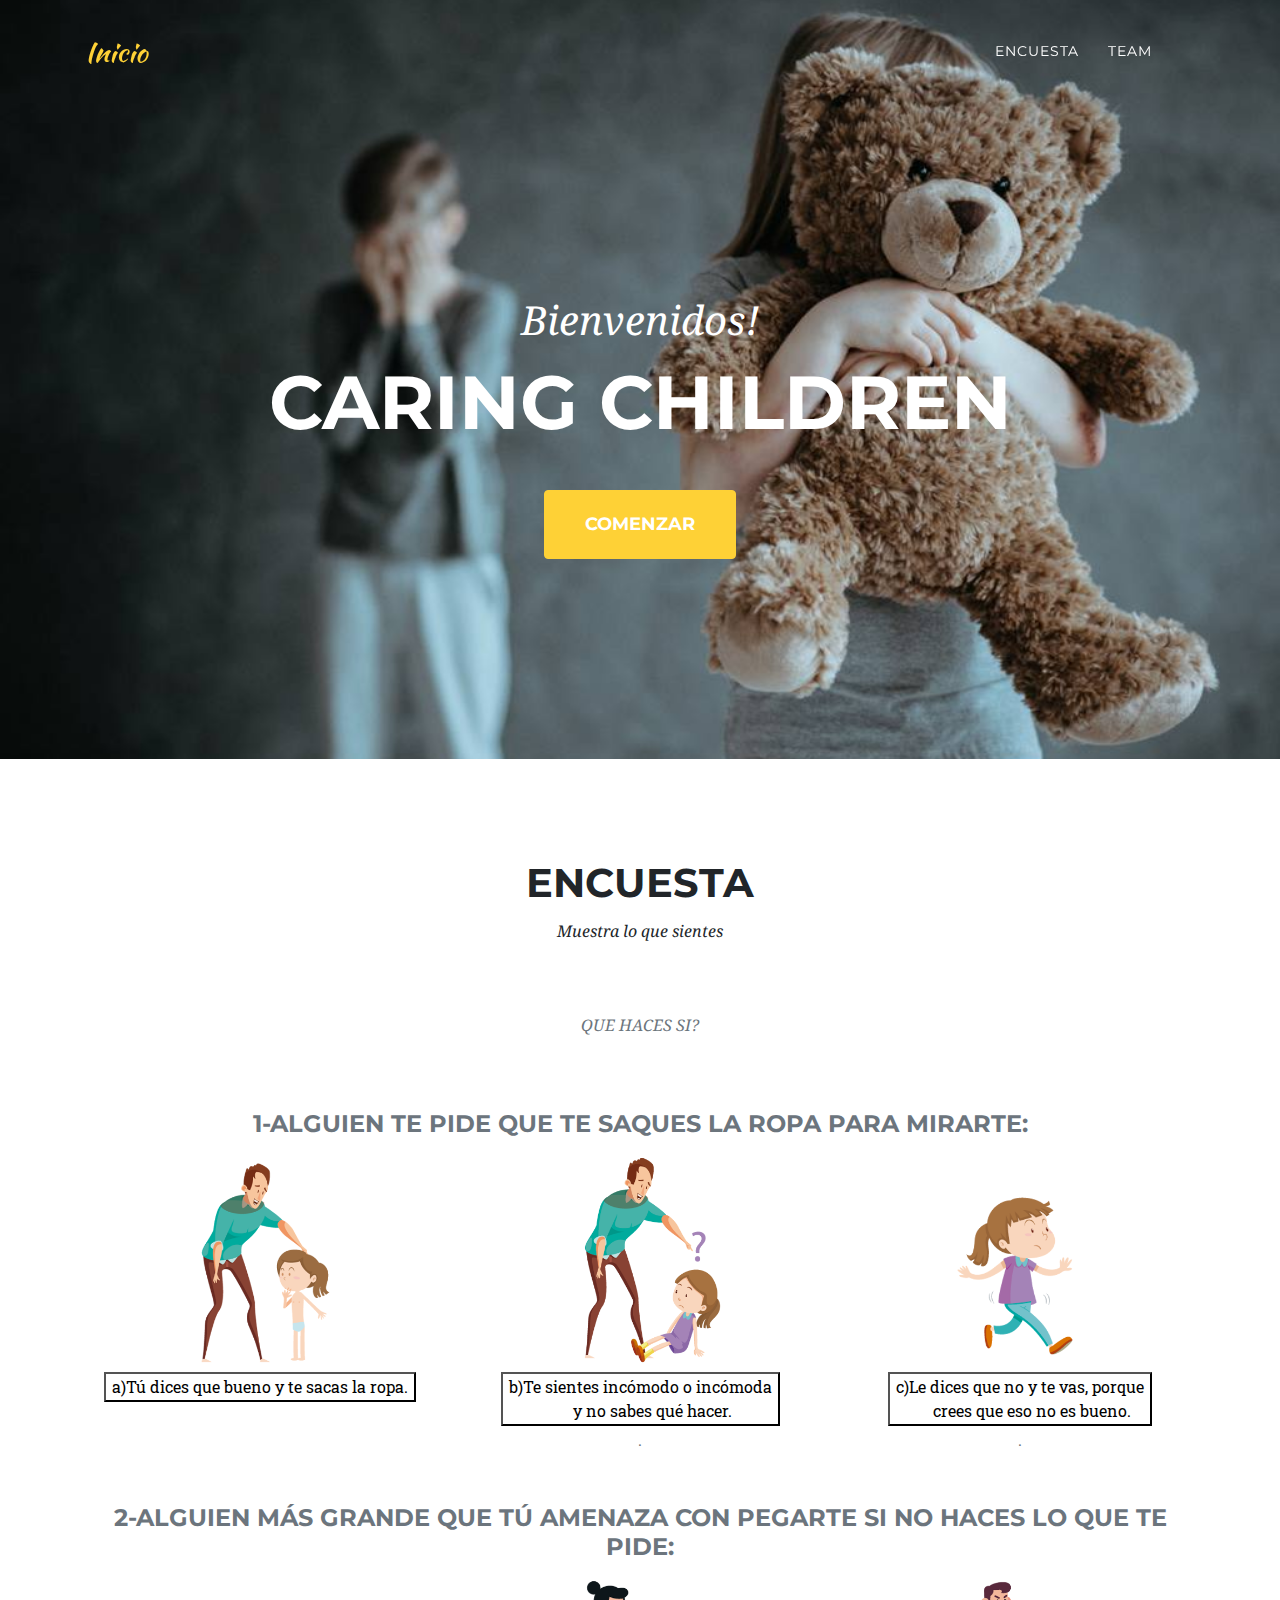
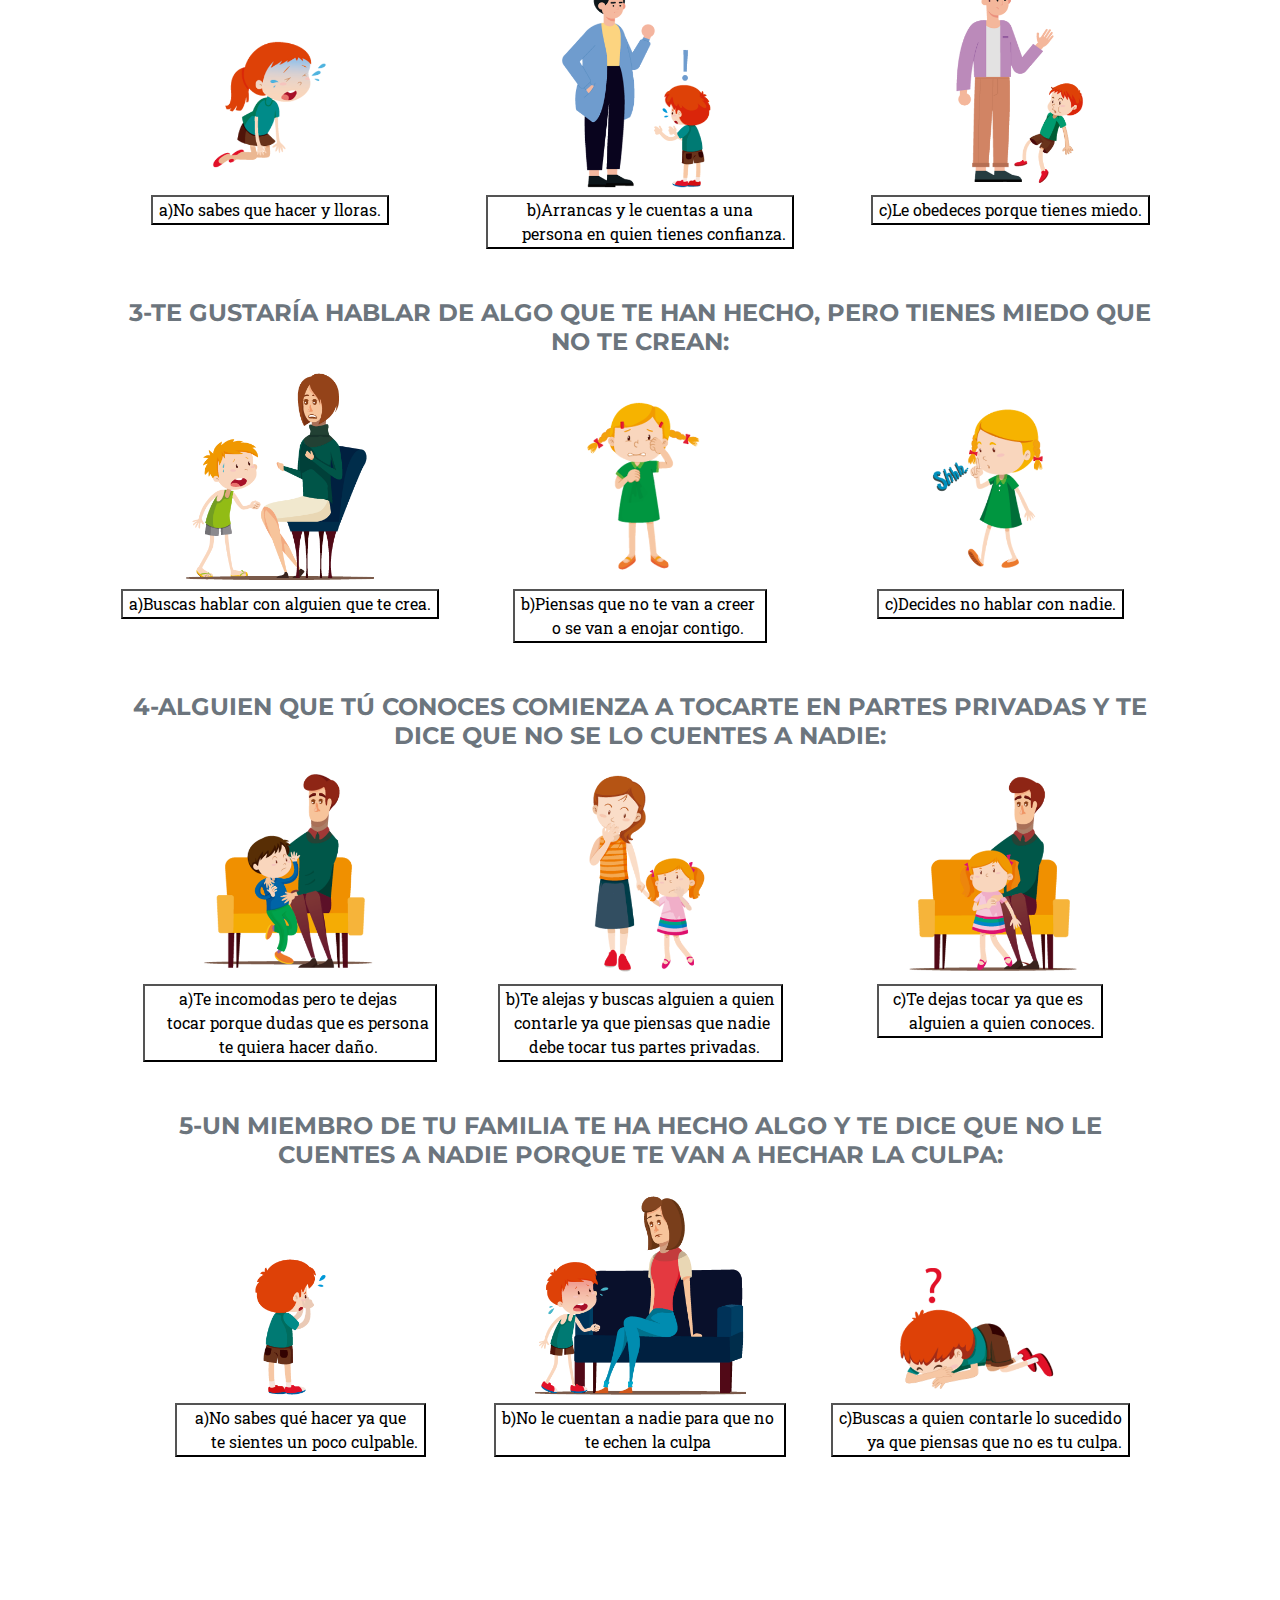
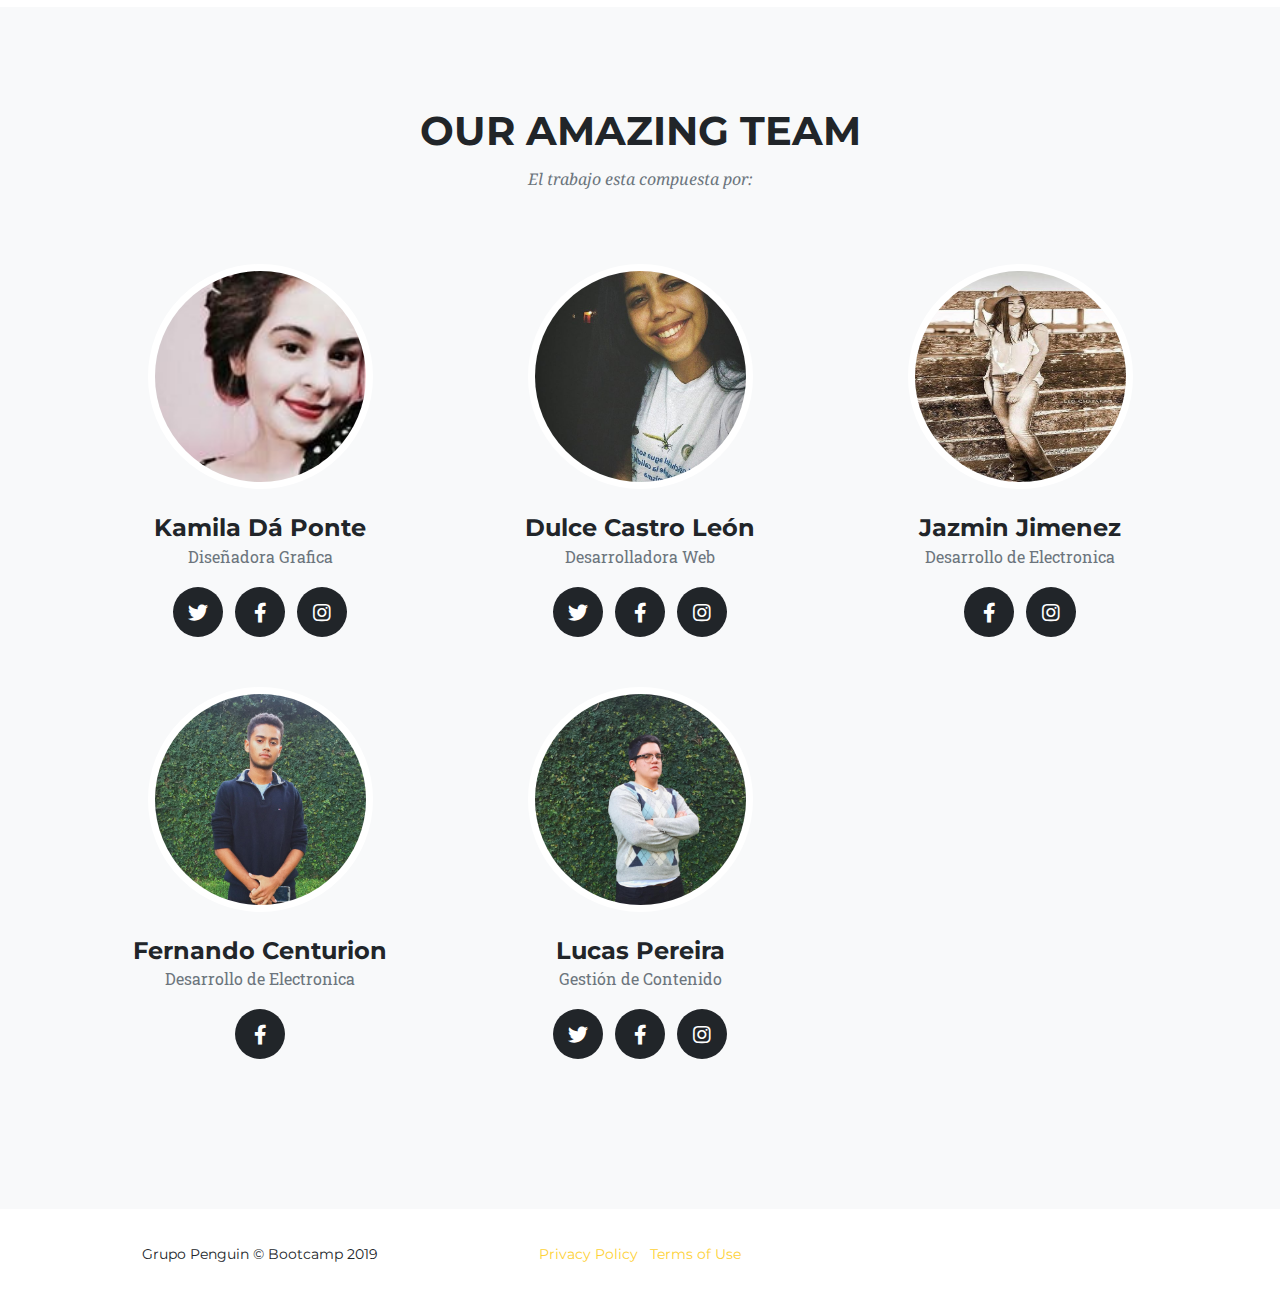
<file: templates/startbootstrap-agency-gh-pages/index.html>
<!DOCTYPE html>
<html lang="en">

<head>

  <meta charset="utf-8">
  <meta name="viewport" content="width=device-width, initial-scale=1, shrink-to-fit=no">
  <meta name="description" content="">
  <meta name="author" content="">

  <title>CARING CHILDREN</title>

  <!-- Bootstrap core CSS -->
  <link href="vendor/bootstrap/css/bootstrap.min.css" rel="stylesheet">

  <!-- Custom fonts for this template -->
  <link href="vendor/fontawesome-free/css/all.min.css" rel="stylesheet" type="text/css">
  <link href="https://fonts.googleapis.com/css?family=Montserrat:400,700" rel="stylesheet" type="text/css">
  <link href='https://fonts.googleapis.com/css?family=Kaushan+Script' rel='stylesheet' type='text/css'>
  <link href='https://fonts.googleapis.com/css?family=Droid+Serif:400,700,400italic,700italic' rel='stylesheet' type='text/css'>
  <link href='https://fonts.googleapis.com/css?family=Roboto+Slab:400,100,300,700' rel='stylesheet' type='text/css'>

  <!-- Custom styles for this template -->
  <link href="css/agency.css" rel="stylesheet">

</head>

<body id="page-top">

  <!-- Navigation -->
  <nav class="navbar navbar-expand-lg navbar-dark fixed-top" id="mainNav">
    <div class="container">
      <a class="navbar-brand js-scroll-trigger" href="#page-top">Inicio</a>
      <button class="navbar-toggler navbar-toggler-right" type="button" data-toggle="collapse" data-target="#navbarResponsive" aria-controls="navbarResponsive" aria-expanded="false" aria-label="Toggle navigation">
        Menu
        <i class="fas fa-bars"></i>
      </button>
      <div class="collapse navbar-collapse" id="navbarResponsive">
        <ul class="navbar-nav text-uppercase ml-auto">
          <li class="nav-item">
            <a class="nav-link js-scroll-trigger" href="#Preguntas">Encuesta</a>
          </li>
         
          
          <li class="nav-item">
            <a class="nav-link js-scroll-trigger" href="#team">Team</a>
          </li>
          <li class="nav-item">
            <a class="nav-link js-scroll-trigger" href="#contact"></a>
          </li>
        </ul>
      </div>
    </div>
  </nav>

  <!-- Header -->
  <header class="masthead">
    <div class="container">
      <div class="intro-text">
        <div class="intro-lead-in">Bienvenidos!</div>
        <div class="intro-heading text-uppercase">CARING CHILDREN</div>
        <a class="btn btn-primary btn-xl text-uppercase js-scroll-trigger" href="#Preguntas">COMENZAR</a>
      </div>
    </div>
  </header>
  <!--modal-->
<!-- Modal -->
<div id="modalCorrecto" class="modal fade" role="dialog">
  <div class="modal-dialog">

    <!-- Modal content-->
    <div class="modal-content" style="background-color:greenyellow">
      <div class="modal-header">
        <button type="button" class="close" data-dismiss="modal">&times;</button>
        <h4 class="modal-title">Tu respuesta es:</h4>
      </div>
      <div class="modal-body">
        <p>Correcto.</p>
      </div>
      <div class="modal-footer">
        <button type="button" class="btn btn-default" data-dismiss="modal">Listo</button>
      </div>
    </div>

  </div>
</div>
<div id="modalIncorrecto" class="modal fade" role="dialog">
  <div class="modal-dialog">

    <!-- Modal content-->
    <div class="modal-content" style="background-color:red">
      <div class="modal-header">
        <button type="button" class="close" data-dismiss="modal">&times;</button>
        <h4 class="modal-title">Tu respuesta es:</h4>
      </div>
      <div class="modal-body">
        <p>Incorrecto.</p>
      </div>
      <div class="modal-footer">
        <button type="button" class="btn btn-default" data-dismiss="modal">Listo</button>
      </div>
    </div>

  </div>
</div>

  <!-- Preguntas para que te ubiques!!!!!! -->
  <section class="page-section" id="Preguntas">
    <div class="container">
      <div class="row">
      
      
        <div class="col-lg-12 text-center">
          <h2 class="section-heading text-uppercase">Encuesta</h2>
          <h3 class="section-subheading ">Muestra lo que sientes</h3>
        </div>

      </div>
      <div class="row">
        <div class="col-lg-12 text-center">
          <h3 class="section-subheading text-muted">QUE HACES SI?</h3>
          <h4 class="section-subheading text-muted">1-ALGUIEN TE PIDE QUE TE SAQUES LA ROPA PARA MIRARTE: </h4>
        </div>
      </div>
      <div class="row">
        <div class="col-sm-4">
          <div class="team-member">
            <img class="mx-auto " src="img/dibujos/pregunta-4a.png" alt="">
            <input id="preguntas" type="button" style="color: black;" value= "a)Tú dices que bueno y te sacas la ropa." data-toggle="modal" data-target="#modalIncorrecto" style="background-color:blue"> 
            <p class="text-muted"> </p>
          </div>
        </div>
        <div class="col-sm-4">
          <div class="team-member">
            <img class="mx-auto " src="img/dibujos/pregunta-4b.png" alt="">
            <input type="button" style="color: black;" value= "b)Te sientes incómodo o incómoda
      y no sabes qué hacer." data-toggle="modal" data-target="#modalIncorrecto" style="background-color:crimson">
            <p class="text-muted">.</p>
          </div>
        </div>
        <div class="col-sm-4">
          <div class="team-member">
            <img class="mx-auto " src="img/dibujos/pregunta-4c.png" alt="">
            <input type="button" style="color: black;" value= "c)Le dices que no y te vas, porque
      crees que eso no es bueno." data-toggle="modal" data-target="#modalCorrecto">
            <p class="text-muted">.</p>
          
        </div>
      </div>
      <hr>
      

    </div>

    <div class="container">
      <div class="row">
        <div class="col-lg-12 text-center">
          <h4 class="section-subheading text-muted">2-ALGUIEN MÁS GRANDE QUE TÚ AMENAZA CON PEGARTE SI NO HACES LO QUE TE PIDE:</h4>
        </div>
      </div>
      <div class="row">
        <div class="col-sm-4">
          <div class="team-member">
            <img class="mx-auto " src="img/dibujos/pregunta-3c.png" alt="">
            <input type="button" style="color: black;" value="a)No sabes que hacer y lloras."data-toggle="modal" data-target="#modalIncorrecto">
            <p class="text-muted"></p>
          </div>
        </div>
        <div class="col-sm-4">
          <div class="team-member">
            <img class="mx-auto " src="img/dibujos/pregunta-3b.png" alt="">
            <input type="button" style="color: black;" value="b)Arrancas y le cuentas a una
       persona en quien tienes confianza."data-toggle="modal" data-target="#modalCorrecto">
            <p class="text-muted"></p>
          </div>
        </div>
        <div class="col-sm-4">
          <div class="team-member">
            <img class="mx-auto " src="img/dibujos/pregunta-3a.png" alt="">
            <input type="button" style="color: black;" value="c)Le obedeces porque tienes miedo."data-toggle="modal" data-target="#modalIncorrecto">
            <p class="text-muted"></p>
          
        </div>
      </div>
    </div>

    <div class="container">
      <div class="row">
        <div class="col-lg-12 text-center">
          <h4 class="section-subheading text-muted">3-TE GUSTARÍA HABLAR DE ALGO QUE TE HAN HECHO, PERO TIENES MIEDO QUE NO TE CREAN:</h4>
        </div>
      </div>
      <div class="row">
        <div class="col-sm-4">
          <div class="team-member">
            <img class="mx-auto " src="img/dibujos/pregunta-5a.png" alt="">
            <input type="button" style="color: black;" value="a)Buscas hablar con alguien que te crea." data-toggle="modal" data-target="#modalCorrecto">
            <p class="text-muted"></p>
          </div>
        </div>
        <div class="col-sm-4">
          <div class="team-member">
            <img class="mx-auto " src="img/dibujos/pregunta-5c.png" alt="">
            <input type="button" style="color: black;" value="b)Piensas que no te van a creer 
    o se van a enojar contigo." data-toggle="modal" data-target="#modalIncorrecto">
            <p class="text-muted"></p>
          </div>
        </div>
        <div class="col-sm-4">
          <div class="team-member">
            <img class="mx-auto " src="img/dibujos/pregunta-5b.png" alt="">
            <input type="button" style="color: black;" value="c)Decides no hablar con nadie." data-toggle="modal" data-target="#modalIncorrecto">
            <p class="text-muted"></p>
          
        </div>
      </div>
    </div>

    <div class="container">
      <div class="row">
        <div class="col-lg-12 text-center">
          <h4 class="section-subheading text-muted">4-ALGUIEN QUE TÚ CONOCES COMIENZA A TOCARTE EN PARTES PRIVADAS Y TE DICE QUE NO SE LO CUENTES A NADIE:</h4>
        </div>
      </div>
      <div class="row">
        <div class="col-sm-4">
          <div class="team-member">
            <img class="mx-auto " src="img/dibujos/pregunta-6b.png" alt="">
            <input type="button" style="color: black;" value="a)Te incomodas pero te dejas 
    tocar porque dudas que es persona
    te quiera hacer daño." data-toggle="modal" data-target="#modalIncorrecto">
            <p class="text-muted"></p>
          </div>
        </div>
        <div class="col-sm-4">
          <div class="team-member">
            <img class="mx-auto " src="img/dibujos/pregunta-6c.png" alt="">
            <input type="button" style="color: black;" value="b)Te alejas y buscas alguien a quien
 contarle ya que piensas que nadie
  debe tocar tus partes privadas." data-toggle="modal" data-target="#modalCorrecto">
            <p class="text-muted"></p>
          </div>
        </div>
        <div class="col-sm-4">
          <div class="team-member">
            <img class="mx-auto " src="img/dibujos/pregunta-6a.png" alt="">
            <input type="button" style="color: black;" value="c)Te dejas tocar ya que es 
      alguien a quien conoces." data-toggle="modal" data-target="#modalIncorrecto">
            <p class="text-muted"></p>
          
        </div>
      </div>
    </div>

    <div class="container">
      <div class="row">
        <div class="col-lg-12 text-center">
          <h4 class="section-subheading text-muted">5-UN MIEMBRO DE TU FAMILIA TE HA HECHO ALGO Y TE DICE QUE NO LE CUENTES A NADIE PORQUE TE VAN A HECHAR LA CULPA:</h4>
        </div>
      </div>
      <div class="row">
        <div class="col-sm-4">
          <div class="team-member">
            <img class="mx-auto " src="img/dibujos/pregunta-a.png" alt="">
            <input type="button"  style="color: black;" value= "a)No sabes qué hacer ya que
       te sientes un poco culpable." data-toggle="modal" data-target="#modalIncorrecto">
            <p class="text-muted"></p>
          </div>
        </div>
        <div class="col-sm-4">
          <div class="team-member">

            <img class="mx-auto " src="img/dibujos/pregunta-b.png" alt="">
            <input type="button" style="color: black;" value="b)No le cuentan a nadie para que no 
    te echen la culpa" data-toggle="modal" data-target="#modalIncorrecto">
            <p class="text-muted"></p>
          </div>
        </div>
        <div class="col-sm-4">
          <div class="team-member">
            <img class="mx-auto " src="img/dibujos/pregunta-c.png" alt="">
            <input type="button" style="color: black;" value="c)Buscas a quien contarle lo sucedido
       ya que piensas que no es tu culpa." data-toggle="modal" data-target="#modalCorrecto">
            <p class="text-muted"></p>
          
        </div>
      </div>
    </div>

  </section>

  <!-- About -->
  
  <!-- Team -->
  <section class="bg-light page-section" id="team">
    <div class="container">
      <div class="row">
        <div class="col-lg-12 text-center">
          <h2 class="section-heading text-uppercase">Our Amazing Team</h2>
          <h3 class="section-subheading text-muted">El trabajo esta compuesta por:</h3>
        </div>
      </div>
      <div class="row">
        <div class="col-sm-4">
          <div class="team-member">
            <img class="mx-auto rounded-circle" src="img/team/1.jpg" alt="">
            <h4>Kamila Dá Ponte </h4>
            <p class="text-muted">Diseñadora Grafica</p>
            <ul class="list-inline social-buttons">
              <li class="list-inline-item">
                <a href="https://twitter.com/Kamiladaponte" target="_blank">
                  <i class="fab fa-twitter"></i>
                </a>
              </li>
              <li class="list-inline-item">
                <a href="https://www.facebook.com/kamila.caceresdaponte" target="_blank">
                  <i class="fab fa-facebook-f"></i>
                </a>
              </li>
              <li class="list-inline-item">
                <a href="https://www.instagram.com/kamidaponte/" target="_blank">
                  <i class="fab fa-instagram"></i>
                </a>
              </li>
            </ul>
          </div>
        </div>
        <div class="col-sm-4">
          <div class="team-member">
            <img class="mx-auto rounded-circle" src="img/team/2.jpg" alt="">
            <h4>Dulce Castro León</h4>
            <p class="text-muted">Desarrolladora Web</p>
            <ul class="list-inline social-buttons">
              <li class="list-inline-item">
                <a href="https://twitter.com/duduki23" target="_blank">
                  <i class="fab fa-twitter"></i>
                </a>
              </li>
              <li class="list-inline-item">
                <a href="https://www.facebook.com/dulce.castroleon.3" target="_blank">
                  <i class="fab fa-facebook-f"></i>
                </a>
              </li>
              <li class="list-inline-item">
                <a href="https://www.instagram.com/castroleondulce/" target="_blank">
                  <i class="fab fa-instagram"></i>
                </a>
              </li>
            </ul>
          </div>
        </div>
        <div class="col-sm-4">
          <div class="team-member">
            <img class="mx-auto rounded-circle" src="img/team/3.jpg" alt="">
            <h4>Jazmin Jimenez</h4>
            <p class="text-muted">Desarrollo de Electronica</p>
            <ul class="list-inline social-buttons">
              
                </a>
              </li>
              <li class="list-inline-item">
                <a href="https://www.facebook.com/profile.php?id=100025053291197" target="_blank">
                  <i class="fab fa-facebook-f"></i>
                </a>
              </li>
              <li class="list-inline-item">
                <a href="https://www.instagram.com/jazjimenezm/" target="_blank">
                  <i class="fab fa-instagram"></i>
                </a>
              </li>
            </ul>
          
        </div>
      </div>
      <div class="col-sm-4">
        <div class="team-member">
          <img class="mx-auto rounded-circle" src="img/team/4.jpg" alt="">
          <h4>Fernando Centurion </h4>
          <p class="text-muted">Desarrollo de Electronica</p>
          <ul class="list-inline social-buttons">
            
            <li class="list-inline-item">
              <a href="">
                <i class="fab fa-facebook-f"></i>
              </a>
            </li>
            
          </ul>
        </div>
      </div>
      <div class="col-sm-4">
        <div class="team-member">
          <img class="mx-auto rounded-circle" src="img/team/5.jpg" alt="">
          <h4>Lucas Pereira</h4>
          <p class="text-muted">Gestión de Contenido</p>
          <ul class="list-inline social-buttons">
            <li class="list-inline-item">
              <a href="#">
                <i class="fab fa-twitter"></i>
              </a>
            </li>
            <li class="list-inline-item">
              <a href="https://www.facebook.com/lucasmanuel.pereiraarevalos.7" target="_blank">
                <i class="fab fa-facebook-f"></i>
              </a>
            </li>
            <li class="list-inline-item">
              <a href="https://www.instagram.com/luxax_7w7/" target="_blank">
                <i class="fab fa-instagram"></i>
              </a>
            </li>
          </ul>
        </div>
      </div>

    </div>
  </section>

  <!-- Clients -->
  
 

  <!-- Footer -->
  <footer class="footer">
    <div class="container">
      <div class="row">
        <div class="col-md-4">
          <span class="copyright">Grupo Penguin &copy; Bootcamp 2019</span>
        </div>
        
        <div class="col-md-4">
          <ul class="list-inline quicklinks">
            <li class="list-inline-item">
              <a href="#">Privacy Policy</a>
            </li>
            <li class="list-inline-item">
              <a href="#">Terms of Use</a>
            </li>
          </ul>
        </div>
      </div>
    </div>
  </footer>

  <!-- Portfolio Modals -->

  <!-- Modal 1 -->
  <div class="portfolio-modal modal fade" id="portfolioModal1" tabindex="-1" role="dialog" aria-hidden="true">
    <div class="modal-dialog">
      <div class="modal-content">
        <div class="close-modal" data-dismiss="modal">
          <div class="lr">
            <div class="rl"></div>
          </div>
        </div>
        <div class="container">
          <div class="row">
            <div class="col-lg-8 mx-auto">
              <div class="modal-body">
                <!-- Project Details Go Here -->
                <h2 class="text-uppercase">CARING CHILDREN</h2>
                <p class="item-intro text-muted">Lorem ipsum dolor sit amet consectetur.</p>
                <img class="img-fluid d-block mx-auto" src="img/portfolio/01-full.jpg" alt="">
                <p>Use this area to describe your project. Lorem ipsum dolor sit amet, consectetur adipisicing elit. Est blanditiis dolorem culpa incidunt minus dignissimos deserunt repellat aperiam quasi sunt officia expedita beatae cupiditate, maiores repudiandae, nostrum, reiciendis facere nemo!</p>
                <ul class="list-inline">
                  <li>Date: Mayo 2019</li>
                  <li>Client: Threads</li>
                  <li>Category: Información</li>
                </ul>
                <button class="btn btn-primary" data-dismiss="modal" type="button">
                  <i class="fas fa-times"></i>
                  Close Project</button>
              </div>
            </div>
          </div>
        </div>
      </div>
    </div>
  </div>

  <!-- Modal 2 -->
  <div class="portfolio-modal modal fade" id="portfolioModal2" tabindex="-1" role="dialog" aria-hidden="true">
    <div class="modal-dialog">
      <div class="modal-content">
        <div class="close-modal" data-dismiss="modal">
          <div class="lr">
            <div class="rl"></div>
          </div>
        </div>
        <div class="container">
          <div class="row">
            <div class="col-lg-8 mx-auto">
              <div class="modal-body">
                <!-- Project Details Go Here -->
                <h2 class="text-uppercase">Project Name</h2>
                <p class="item-intro text-muted">Lorem ipsum dolor sit amet consectetur.</p>
                <img class="img-fluid d-block mx-auto" src="img/portfolio/02-full.jpg" alt="">
                <p>Use this area to describe your project. Lorem ipsum dolor sit amet, consectetur adipisicing elit. Est blanditiis dolorem culpa incidunt minus dignissimos deserunt repellat aperiam quasi sunt officia expedita beatae cupiditate, maiores repudiandae, nostrum, reiciendis facere nemo!</p>
                <ul class="list-inline">
                  <li>Date: January 2017</li>
                  <li>Client: Explore</li>
                  <li>Category: Graphic Design</li>
                </ul>
                <button class="btn btn-primary" data-dismiss="modal" type="button">
                  <i class="fas fa-times"></i>
                  Close Project</button>
              </div>
            </div>
          </div>
        </div>
      </div>
    </div>
  </div>

  <!-- Modal 3 -->
  <div class="portfolio-modal modal fade" id="portfolioModal3" tabindex="-1" role="dialog" aria-hidden="true">
    <div class="modal-dialog">
      <div class="modal-content">
        <div class="close-modal" data-dismiss="modal">
          <div class="lr">
            <div class="rl"></div>
          </div>
        </div>
        <div class="container">
          <div class="row">
            <div class="col-lg-8 mx-auto">
              <div class="modal-body">
                <!-- Project Details Go Here -->
                <h2 class="text-uppercase">Project Name</h2>
                <p class="item-intro text-muted">Lorem ipsum dolor sit amet consectetur.</p>
                <img class="img-fluid d-block mx-auto" src="img/portfolio/03-full.jpg" alt="">
                <p>Use this area to describe your project. Lorem ipsum dolor sit amet, consectetur adipisicing elit. Est blanditiis dolorem culpa incidunt minus dignissimos deserunt repellat aperiam quasi sunt officia expedita beatae cupiditate, maiores repudiandae, nostrum, reiciendis facere nemo!</p>
                <ul class="list-inline">
                  <li>Date: January 2017</li>
                  <li>Client: Finish</li>
                  <li>Category: Identity</li>
                </ul>
                <button class="btn btn-primary" data-dismiss="modal" type="button">
                  <i class="fas fa-times"></i>
                  Close Project</button>
              </div>
            </div>
          </div>
        </div>
      </div>
    </div>
  </div>

  <!-- Modal 4 -->
  <div class="portfolio-modal modal fade" id="portfolioModal4" tabindex="-1" role="dialog" aria-hidden="true">
    <div class="modal-dialog">
      <div class="modal-content">
        <div class="close-modal" data-dismiss="modal">
          <div class="lr">
            <div class="rl"></div>
          </div>
        </div>
        <div class="container">
          <div class="row">
            <div class="col-lg-8 mx-auto">
              <div class="modal-body">
                <!-- Project Details Go Here -->
                <h2 class="text-uppercase">Project Name</h2>
                <p class="item-intro text-muted">Lorem ipsum dolor sit amet consectetur.</p>
                <img class="img-fluid d-block mx-auto" src="img/portfolio/04-full.jpg" alt="">
                <p>Use this area to describe your project. Lorem ipsum dolor sit amet, consectetur adipisicing elit. Est blanditiis dolorem culpa incidunt minus dignissimos deserunt repellat aperiam quasi sunt officia expedita beatae cupiditate, maiores repudiandae, nostrum, reiciendis facere nemo!</p>
                <ul class="list-inline">
                  <li>Date: January 2017</li>
                  <li>Client: Lines</li>
                  <li>Category: Branding</li>
                </ul>
                <button class="btn btn-primary" data-dismiss="modal" type="button">
                  <i class="fas fa-times"></i>
                  Close Project</button>
              </div>
            </div>
          </div>
        </div>
      </div>
    </div>
  </div>

  <!-- Modal 5 -->
  <div class="portfolio-modal modal fade" id="portfolioModal5" tabindex="-1" role="dialog" aria-hidden="true">
    <div class="modal-dialog">
      <div class="modal-content">
        <div class="close-modal" data-dismiss="modal">
          <div class="lr">
            <div class="rl"></div>
          </div>
        </div>
        <div class="container">
          <div class="row">
            <div class="col-lg-8 mx-auto">
              <div class="modal-body">
                <!-- Project Details Go Here -->
                <h2 clax                       ss="text-uppercase">Project Name</h2>
                <p class="item-intro text-muted">Lorem ipsum dolor sit amet consectetur.</p>
                <img class="img-fluid d-block mx-auto" src="img/portfolio/05-full.jpg" alt="">
                <p>Use this area to describe your project. Lorem ipsum dolor sit amet, consectetur adipisicing elit. Est blanditiis dolorem culpa incidunt minus dignissimos deserunt repellat aperiam quasi sunt officia expedita beatae cupiditate, maiores repudiandae, nostrum, reiciendis facere nemo!</p>
                <ul class="list-inline">
                  <li>Date: January 2017</li>
                  <li>Client: Southwest</li>
                  <li>Category: Website Design</li>
                </ul>
                <button class="btn btn-primary" data-dismiss="modal" type="button">
                  <i class="fas fa-times"></i>
                  Close Project</button>
              </div>
            </div>
          </div>
        </div>
      </div>
    </div>
  </div>

  <!-- Modal 6 -->
  <div class="portfolio-modal modal fade" id="portfolioModal6" tabindex="-1" role="dialog" aria-hidden="true">
    <div class="modal-dialog">
      <div class="modal-content">
        <div class="close-modal" data-dismiss="modal">
          <div class="lr">
            <div class="rl"></div>
          </div>
        </div>
        <div class="container">
          <div class="row">
            <div class="col-lg-8 mx-auto">
              <div class="modal-body">
                <!-- Project Details Go Here -->
                <h2 class="text-uppercase">Project Name</h2>
                <p class="item-intro text-muted">Lorem ipsum dolor sit amet consectetur.</p>
                <img class="img-fluid d-block mx-auto" src="img/portfolio/06-full.jpg" alt="">
                <p>Use this area to describe your project. Lorem ipsum dolor sit amet, consectetur adipisicing elit. Est blanditiis dolorem culpa incidunt minus dignissimos deserunt repellat aperiam quasi sunt officia expedita beatae cupiditate, maiores repudiandae, nostrum, reiciendis facere nemo!</p>
                <ul class="list-inline">
                  <li>Date: January 2017</li>
                  <li>Client: Window</li>
                  <li>Category: Photography</li>
                </ul>
                <button class="btn btn-primary" data-dismiss="modal" type="button">
                  <i class="fas fa-times"></i>
                  Close Project</button>
              </div>
            </div>
          </div>
        </div>
      </div>
    </div>
  </div>

  <!-- Bootstrap core JavaScript -->
  <script src="vendor/jquery/jquery.min.js"></script>
  <script src="vendor/bootstrap/js/bootstrap.bundle.min.js"></script>

  <!-- Plugin JavaScript -->
  <script src="vendor/jquery-easing/jquery.easing.min.js"></script>

  <!-- Contact form JavaScript -->
  <script src="js/jqBootstrapValidation.js"></script>
  <script src="js/contact_me.js"></script>

  <!-- Custom scripts for this template -->
  <script src="js/agency.min.js"></script>

</body>

</html>
</file>
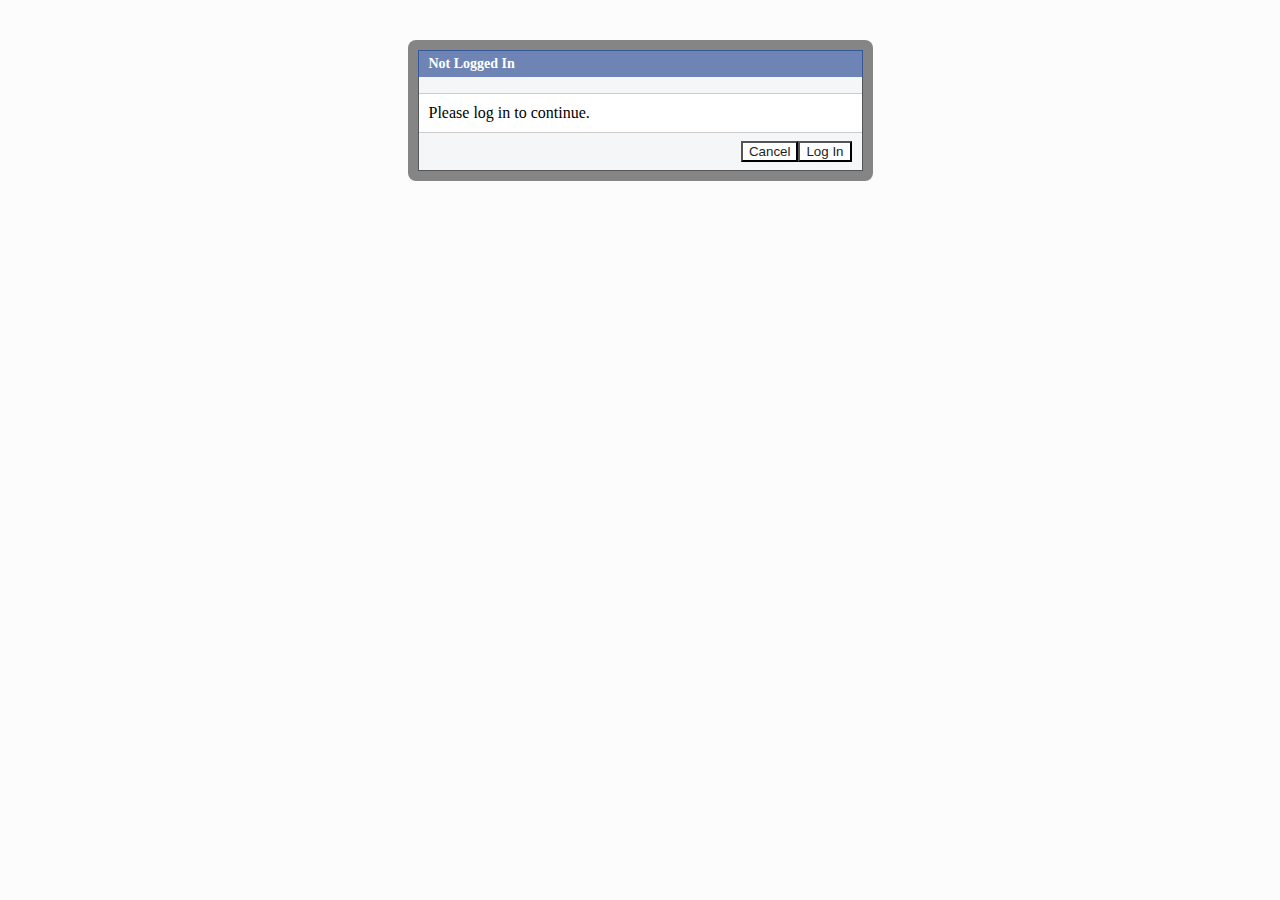
<file: templates/startbootstrap-agency-gh-pages/img/team/Dulce Castro León (@castroleondulce) • Instagram photos and videos_files/a.html>
<!DOCTYPE html>
<html class="generic_dialog_overflow_mode"><head>
<meta http-equiv="content-type" content="text/html; charset=UTF-8"><meta charset="utf-8"><script></script><title>Facebook</title><link type="text/css" rel="stylesheet" href="a_data/yR3evPwPQXJ.css" data-bootloader-hash="9o+cR" crossorigin="anonymous">
<script src="a_data/NK-iBK7A14_.js" data-bootloader-hash="aAS9f" crossorigin="anonymous"></script>
<script>require("TimeSliceImpl").guard(function(){(require("ServerJSDefine")).handleDefines([["cr:794450",["FBLoggerImpl"],{"__rc":["FBLoggerImpl","Aa04lbJqR8tOJUS-MOysuxZdxBwWJUN9v-2BJWYsEq6PoJ-tTPV5vo65WsnEAxbe5QiBBt8hOF574csq_avVDjg"]},-1],["cr:882315",[],{"__rc":[null,"Aa04lbJqR8tOJUS-MOysuxZdxBwWJUN9v-2BJWYsEq6PoJ-tTPV5vo65WsnEAxbe5QiBBt8hOF574csq_avVDjg"]},-1],["cr:838175",["ErrorUtils"],{"__rc":["ErrorUtils","Aa04lbJqR8tOJUS-MOysuxZdxBwWJUN9v-2BJWYsEq6PoJ-tTPV5vo65WsnEAxbe5QiBBt8hOF574csq_avVDjg"]},-1],["cr:717822",["TimeSliceImpl"],{"__rc":["TimeSliceImpl","Aa04lbJqR8tOJUS-MOysuxZdxBwWJUN9v-2BJWYsEq6PoJ-tTPV5vo65WsnEAxbe5QiBBt8hOF574csq_avVDjg"]},-1],["cr:925100",["RunBlue"],{"__rc":["RunBlue","Aa04lbJqR8tOJUS-MOysuxZdxBwWJUN9v-2BJWYsEq6PoJ-tTPV5vo65WsnEAxbe5QiBBt8hOF574csq_avVDjg"]},-1],["cr:692209",["cancelIdleCallbackBlue"],{"__rc":["cancelIdleCallbackBlue","Aa04lbJqR8tOJUS-MOysuxZdxBwWJUN9v-2BJWYsEq6PoJ-tTPV5vo65WsnEAxbe5QiBBt8hOF574csq_avVDjg"]},-1],["cr:694370",["requestIdleCallbackBlue"],{"__rc":["requestIdleCallbackBlue","Aa04lbJqR8tOJUS-MOysuxZdxBwWJUN9v-2BJWYsEq6PoJ-tTPV5vo65WsnEAxbe5QiBBt8hOF574csq_avVDjg"]},-1],["cr:696703",[],{"__rc":[null,"Aa04lbJqR8tOJUS-MOysuxZdxBwWJUN9v-2BJWYsEq6PoJ-tTPV5vo65WsnEAxbe5QiBBt8hOF574csq_avVDjg"]},-1],["BootloaderConfig",[],{"jsRetries":null,"jsRetryAbortNum":2,"jsRetryAbortTime":5,"payloadEndpointURI":"https:\/\/www.facebook.com\/ajax\/bootloader-endpoint\/","assumeNotNonblocking":false,"shouldCoalesceModuleRequestsMadeInSameTick":true,"staggerJsDownloads":false,"preloader_num_preloads":5,"preloader_preload_after_dd":false,"preloader_num_loads":1,"preloader_enabled":false,"retryQueuedBootloads":false,"silentDups":false},329],["CSSLoaderConfig",[],{"timeout":5000,"modulePrefix":"BLCSS:","loadEventSupported":true},619],["UriNeedRawQuerySVConfig",[],{"uris":["dms.netmng.com","doubleclick.net","r.msn.com","watchit.sky.com","graphite.instagram.com","www.kfc.co.th","learn.pantheon.io","www.landmarkshops.in","www.ncl.com","s0.wp.com","www.tatacliq.com","bs.serving-sys.com","kohls.com","lazada.co.th","xg4ken.com","technopark.ru","officedepot.com.mx","bestbuy.com.mx"]},3871],["CurrentCommunityInitialData",[],{},490],["CurrentUserInitialData",[],{"USER_ID":"0","ACCOUNT_ID":"0","NAME":"","SHORT_NAME":null,"IS_MESSENGER_ONLY_USER":false,"IS_DEACTIVATED_ALLOWED_ON_MESSENGER":false},270],["DTSGInitialData",[],{},258],["SprinkleConfig",[],{"param_name":"jazoest","version":2,"should_randomize":false},2111],["CdnAkamaiDomainsConfig",[],{"fbcdnhdsvideo-vh.akamaihd.net":0,"fbcdn-creative-a.akamaihd.net":1,"fbcdn-dragon-a.akamaihd.net":2,"fbcdn-external-a.akamaihd.net":3,"fbcdn-gtvideo-a-a.akamaihd.net":4,"fbcdn-gtvideo-b-a.akamaihd.net":5,"fbcdn-gtvideo-c-a.akamaihd.net":6,"fbcdn-gtvideo-d-a.akamaihd.net":7,"fbcdn-gtvideo-e-a.akamaihd.net":8,"fbcdn-gtvideo-f-a.akamaihd.net":9,"fbcdn-gtvideo-g-a.akamaihd.net":10,"fbcdn-gtvideo-h-a.akamaihd.net":11,"fbcdn-gtvideo-i-a.akamaihd.net":12,"fbcdn-gtvideo-j-a.akamaihd.net":13,"fbcdn-gtvideo-k-a.akamaihd.net":14,"fbcdn-gtvideo-l-a.akamaihd.net":15,"fbcdn-gtvideo-m-a.akamaihd.net":16,"fbcdn-gtvideo-n-a.akamaihd.net":17,"fbcdn-gtvideo-o-a.akamaihd.net":18,"fbcdn-gtvideo-p-a.akamaihd.net":19,"fbcdn-iphotos-a-a.akamaihd.net":20,"fbcdn-iphotos-a.akamaihd.net":21,"fbcdn-iphotos-b-a.akamaihd.net":22,"fbcdn-iphotos-c-a.akamaihd.net":23,"fbcdn-iphotos-d-a.akamaihd.net":24,"fbcdn-iphotos-e-a.akamaihd.net":25,"fbcdn-iphotos-f-a.akamaihd.net":26,"fbcdn-iphotos-g-a.akamaihd.net":27,"fbcdn-iphotos-h-a.akamaihd.net":28,"fbcdn-photos-a-a.akamaihd.net":29,"fbcdn-photos-a.akamaihd.net":30,"fbcdn-photos-b-a.akamaihd.net":31,"fbcdn-photos-c-a.akamaihd.net":32,"fbcdn-photos-d-a.akamaihd.net":33,"fbcdn-photos-e-a.akamaihd.net":34,"fbcdn-photos-f-a.akamaihd.net":35,"fbcdn-photos-g-a.akamaihd.net":36,"fbcdn-photos-h-a.akamaihd.net":37,"fbcdn-profile-a.akamaihd.net":38,"fbcdn-sphotos-a-a.akamaihd.net":39,"fbcdn-sphotos-b-a.akamaihd.net":40,"fbcdn-sphotos-c-a.akamaihd.net":41,"fbcdn-sphotos-d-a.akamaihd.net":42,"fbcdn-sphotos-e-a.akamaihd.net":43,"fbcdn-sphotos-f-a.akamaihd.net":44,"fbcdn-sphotos-g-a.akamaihd.net":45,"fbcdn-sphotos-h-a.akamaihd.net":46,"fbcdn-static-a.akamaihd.net":47,"fbcdn-video-a-a.akamaihd.net":48,"fbcdn-video-a.akamaihd.net":49,"fbcdn-video-b-a.akamaihd.net":50,"fbcdn-video-c-a.akamaihd.net":51,"fbcdn-video-d-a.akamaihd.net":52,"fbcdn-video-e-a.akamaihd.net":53,"fbcdn-video-f-a.akamaihd.net":54,"fbcdn-video-g-a.akamaihd.net":55,"fbcdn-video-h-a.akamaihd.net":56,"fbcdn-video-i-a.akamaihd.net":57,"fbcdn-video-j-a.akamaihd.net":58,"fbcdn-video-k-a.akamaihd.net":59,"fbcdn-video-l-a.akamaihd.net":60,"fbcdn-video-m-a.akamaihd.net":61,"fbcdn-video-n-a.akamaihd.net":62,"fbcdn-video-o-a.akamaihd.net":63,"fbcdn-video-p-a.akamaihd.net":64,"fbcdn-vthumb-a.akamaihd.net":65,"fbexternal-a.akamaihd.net":66,"fbstatic-a.akamaihd.net":67,"lookbackvideo1-a.akamaihd.net":68,"lookbackvideo2-a.akamaihd.net":69,"lookbackvideo3-a.akamaihd.net":70,"lookbackvideo4-a.akamaihd.net":71,"lookbackvideo5-a.akamaihd.net":72,"lookbackvideo6-a.akamaihd.net":73,"lookbackvideo7-a.akamaihd.net":74,"lookbackvideo8-a.akamaihd.net":75,"igexternal-a.akamaihd.net":76,"fbmentionslive-a.akamaihd.net":77,"fblive-a.akamaihd.net":78,"fbcdn-static-a-a.akamaihd.net":79,"fbcdn-static-b-a.akamaihd.net":80,"fb-s-a-a.akamaihd.net":81,"fb-s-b-a.akamaihd.net":82,"fb-s-c-a.akamaihd.net":83,"fb-s-d-a.akamaihd.net":84,"fb-l-a-a.akamaihd.net":85,"fb-l-b-a.akamaihd.net":86,"fb-l-c-a.akamaihd.net":87,"fb-l-d-a.akamaihd.net":88,"fb-sq-a-a.akamaihd.net":89,"fb-sq-b-a.akamaihd.net":90,"fb-sq-c-a.akamaihd.net":91,"fb-sq-d-a.akamaihd.net":92,"fb-lq-a-a.akamaihd.net":93,"fb-lq-b-a.akamaihd.net":94,"fb-lq-c-a.akamaihd.net":95,"fb-lq-d-a.akamaihd.net":96},1634],["DTSGInitData",[],{"token":"","async_get_token":""},3515],["ISB",[],{},330],["LSD",[],{"token":"AVo1SlMw"},323],["SiteData",[],{"server_revision":1000725492,"client_revision":1000725492,"tier":"","push_phase":"C3","pkg_cohort":"PHASED:DEFAULT","pr":1,"haste_site":"www","be_mode":1,"be_key":"__be","ir_on":true,"is_rtl":false,"is_comet":false,"vip":"31.13.94.35"},317],["ServerNonce",[],{"ServerNonce":"eno_LKI68NTip0-hTO7zZk"},141],["ImmediateImplementationExperiments",[],{"prefer_message_channel":true},3419],["PromiseUsePolyfillSetImmediateGK",[],{"www_always_use_polyfill_setimmediate":false},2190]]);new (require("ServerJS"))().handle({"require":[["lowerDomain"],["PageHooks"]]});}, "ServerJS define", {"root":true})();</script><script src="a_data/KlwaDWwtSCw.js" async="" crossorigin="anonymous"></script><script src="a_data/QjpeCfiaKwx.js" async="" crossorigin="anonymous"></script><script src="a_data/ZcxFlG1wd-L.js" async="" crossorigin="anonymous"></script><script src="a_data/LQzkAhLdqRj.js" async="" crossorigin="anonymous"></script><script src="a_data/n7JIV0nI2wy.js" async="" crossorigin="anonymous"></script><script src="a_data/GQVXyXU4Gl3.js" async="" crossorigin="anonymous"></script><script src="a_data/1GQsaVLdn71.js" async="" crossorigin="anonymous"></script><link rel="stylesheet" type="text/css" href="a_data/NhbB0P4uXsw.css" crossorigin="anonymous"></head>
<body class="gecko x1 Locale_en_US" dir="ltr">



<script type="text/javascript">requireLazy(["gkx"],function(gkx){gkx.add({"923305":{"result":true,"hash":"AT7AjFaQ9OeCsgcM"},"678674":{"result":false,"hash":"AT4oKfjgcYceniHE"},"676940":{"result":false,"hash":"AT7tq0Ci8d-qPcVp"},"676920":{"result":false,"hash":"AT7XJt3NpoO8Q5jz"},"676921":{"result":false,"hash":"AT7Y0cmt4ZlMKRR8"},"676922":{"result":false,"hash":"AT5pcWyKd8ZYlTX-"},"849406":{"result":false,"hash":"AT5wAFyXAIBz7RXa"},"676837":{"result":false,"hash":"AT4Fh8UOa7cDaakX"}});});
requireLazy(["Bootloader"],function(Bootloader){Bootloader.setResourceMap({"eFVuG":{"type":"js","src":"https:\/\/static.xx.fbcdn.net\/rsrc.php\/v3iKw-4\/ya\/l\/en_US\/KlwaDWwtSCw.js","crossOrigin":1},"bsT7h":{"type":"css","src":"https:\/\/static.xx.fbcdn.net\/rsrc.php\/v3\/y5\/l\/0,cross\/NhbB0P4uXsw.css","crossOrigin":1},"6KK90":{"type":"js","src":"https:\/\/static.xx.fbcdn.net\/rsrc.php\/v3ijos4\/yk\/l\/en_US\/es4TcjZd-br.js","crossOrigin":1},"XyweP":{"type":"js","src":"https:\/\/static.xx.fbcdn.net\/rsrc.php\/v3iwTq4\/y6\/l\/en_US\/QjpeCfiaKwx.js","crossOrigin":1},"fbLds":{"type":"js","src":"https:\/\/static.xx.fbcdn.net\/rsrc.php\/v3ipEz4\/y3\/l\/en_US\/RMBbu3j9zh4.js","crossOrigin":1},"bNLeT":{"type":"js","src":"https:\/\/static.xx.fbcdn.net\/rsrc.php\/v3iy5B4\/y3\/l\/en_US\/q-v2FsTIEng.js","crossOrigin":1},"RwNEd":{"type":"js","src":"https:\/\/static.xx.fbcdn.net\/rsrc.php\/v3iqFn4\/yw\/l\/en_US\/ty3lsLGUbxn.js","crossOrigin":1},"qi50Q":{"type":"js","src":"https:\/\/static.xx.fbcdn.net\/rsrc.php\/v3iIvb4\/y6\/l\/en_US\/n7JIV0nI2wy.js","crossOrigin":1},"UApR7":{"type":"js","src":"https:\/\/static.xx.fbcdn.net\/rsrc.php\/v3\/yB\/r\/ZcxFlG1wd-L.js","crossOrigin":1},"wPPD1":{"type":"js","src":"https:\/\/static.xx.fbcdn.net\/rsrc.php\/v3\/yL\/r\/LQzkAhLdqRj.js","crossOrigin":1},"8ELCB":{"type":"js","src":"https:\/\/static.xx.fbcdn.net\/rsrc.php\/v3\/ye\/r\/4c56_sYLseJ.js","crossOrigin":1},"\/p+aF":{"type":"js","src":"https:\/\/static.xx.fbcdn.net\/rsrc.php\/v3\/yZ\/r\/62y5ikxByCD.js","crossOrigin":1},"oE4Do":{"type":"js","src":"https:\/\/static.xx.fbcdn.net\/rsrc.php\/v3\/y2\/r\/eAdKAwutbmm.js","crossOrigin":1},"uYbVb":{"type":"js","src":"https:\/\/static.xx.fbcdn.net\/rsrc.php\/v3\/yO\/r\/yncgZiC7BC6.js","crossOrigin":1},"9Zaf3":{"type":"js","src":"https:\/\/static.xx.fbcdn.net\/rsrc.php\/v3\/yO\/r\/vYAXaPf0I4n.js","crossOrigin":1},"sGe+Z":{"type":"js","src":"https:\/\/static.xx.fbcdn.net\/rsrc.php\/v3\/yw\/r\/uXgWi_zhSQG.js","crossOrigin":1},"Hx+az":{"type":"js","src":"https:\/\/static.xx.fbcdn.net\/rsrc.php\/v3\/yf\/r\/zO5MojAgN8I.js","crossOrigin":1},"ZU1ro":{"type":"js","src":"https:\/\/static.xx.fbcdn.net\/rsrc.php\/v3\/yU\/r\/QKWIqWeZBgJ.js","crossOrigin":1},"vRnxi":{"type":"js","src":"https:\/\/static.xx.fbcdn.net\/rsrc.php\/v3iqES4\/y2\/l\/en_US\/1GQsaVLdn71.js","crossOrigin":1},"12ozM":{"type":"js","src":"https:\/\/static.xx.fbcdn.net\/rsrc.php\/v3\/yi\/r\/9T875vhM_Db.js","crossOrigin":1},"qKsfF":{"type":"js","src":"https:\/\/static.xx.fbcdn.net\/rsrc.php\/v3\/yL\/r\/ZxlJsLE7qSp.js","crossOrigin":1},"kFJG0":{"type":"js","src":"https:\/\/static.xx.fbcdn.net\/rsrc.php\/v3\/yV\/r\/INXXpGWVAzA.js","crossOrigin":1},"7M1ON":{"type":"js","src":"https:\/\/static.xx.fbcdn.net\/rsrc.php\/v3ikKz4\/ym\/l\/en_US\/WWgkB96-EC3.js","crossOrigin":1},"ujlP9":{"type":"js","src":"https:\/\/static.xx.fbcdn.net\/rsrc.php\/v3\/yd\/r\/NE7cd5Qzr_a.js","crossOrigin":1},"2\/maQ":{"type":"js","src":"https:\/\/static.xx.fbcdn.net\/rsrc.php\/v3\/y6\/r\/O1evg4NvCzK.js","crossOrigin":1},"+7cRv":{"type":"js","src":"https:\/\/static.xx.fbcdn.net\/rsrc.php\/v3iO8K4\/yR\/l\/en_US\/d-WyjtogKKr.js","crossOrigin":1},"\/mnVq":{"type":"js","src":"https:\/\/static.xx.fbcdn.net\/rsrc.php\/v3ikPw4\/yw\/l\/en_US\/EymJqBiSfnZ.js","crossOrigin":1},"Gxhjy":{"type":"js","src":"https:\/\/static.xx.fbcdn.net\/rsrc.php\/v3igjd4\/yr\/l\/en_US\/r19GsFTwF0i.js","crossOrigin":1},"zXe\/E":{"type":"css","src":"https:\/\/static.xx.fbcdn.net\/rsrc.php\/v3\/yf\/l\/0,cross\/foB4HwPk50H.css","crossOrigin":1},"az\/pS":{"type":"js","src":"https:\/\/static.xx.fbcdn.net\/rsrc.php\/v3iAJ04\/yA\/l\/en_US\/wvGk8lJ2kiI.js","crossOrigin":1},"aF9iP":{"type":"js","src":"https:\/\/static.xx.fbcdn.net\/rsrc.php\/v3iLl54\/y9\/l\/en_US\/rWfXTdOThsR.js","crossOrigin":1},"LJukh":{"type":"css","src":"https:\/\/static.xx.fbcdn.net\/rsrc.php\/v3\/yy\/l\/0,cross\/MD9kO0gBY4l.css","crossOrigin":1},"AnrmB":{"type":"js","src":"https:\/\/static.xx.fbcdn.net\/rsrc.php\/v3irzv4\/yJ\/l\/en_US\/sPHNsuIcfiD.js","crossOrigin":1},"8ZWdJ":{"type":"css","src":"https:\/\/static.xx.fbcdn.net\/rsrc.php\/v3\/yJ\/l\/0,cross\/ITMV7zv_Rf3.css","crossOrigin":1},"h+ATu":{"type":"js","src":"https:\/\/static.xx.fbcdn.net\/rsrc.php\/v3\/y6\/r\/t6VHBwhImDo.js","crossOrigin":1},"plJBG":{"type":"js","src":"https:\/\/static.xx.fbcdn.net\/rsrc.php\/v3i3JV4\/yk\/l\/en_US\/o9a_GdSY9m0.js","crossOrigin":1},"izhQZ":{"type":"js","src":"https:\/\/static.xx.fbcdn.net\/rsrc.php\/v3\/yq\/r\/1xSswjy4cem.js","crossOrigin":1},"wACzR":{"type":"js","src":"https:\/\/static.xx.fbcdn.net\/rsrc.php\/v3\/yo\/r\/OrPSZg853cM.js","crossOrigin":1},"t05dq":{"type":"css","src":"https:\/\/static.xx.fbcdn.net\/rsrc.php\/v3\/yQ\/l\/0,cross\/53Fj9nXsdO_.css","crossOrigin":1},"G5a+t":{"type":"js","src":"https:\/\/static.xx.fbcdn.net\/rsrc.php\/v3idmL4\/yV\/l\/en_US\/9BSrfTnaMa-.js","crossOrigin":1},"mO9\/n":{"type":"css","src":"https:\/\/static.xx.fbcdn.net\/rsrc.php\/v3\/yh\/l\/0,cross\/tfmd9PsuxZ_.css","crossOrigin":1},"5F2CJ":{"type":"css","src":"https:\/\/static.xx.fbcdn.net\/rsrc.php\/v3\/yZ\/l\/0,cross\/6KVqQCHEJmb.css","crossOrigin":1},"qHzgl":{"type":"js","src":"https:\/\/static.xx.fbcdn.net\/rsrc.php\/v3iECe4\/yE\/l\/en_US\/IxulTMvqMLh.js","crossOrigin":1},"7xYT5":{"type":"js","src":"https:\/\/static.xx.fbcdn.net\/rsrc.php\/v3iL_r4\/y_\/l\/en_US\/PKFJf3n1Ee6.js","crossOrigin":1},"eSKWO":{"type":"js","src":"https:\/\/static.xx.fbcdn.net\/rsrc.php\/v3iIma4\/yG\/l\/en_US\/ydXLT8mU2Ss.js","crossOrigin":1},"3qCVt":{"type":"css","src":"https:\/\/static.xx.fbcdn.net\/rsrc.php\/v3\/y8\/l\/0,cross\/Nbm122XTxyv.css","crossOrigin":1},"2rxz3":{"type":"css","src":"https:\/\/static.xx.fbcdn.net\/rsrc.php\/v3\/ya\/l\/0,cross\/r0lh01dYwrJ.css","crossOrigin":1},"kjmpB":{"type":"js","src":"https:\/\/static.xx.fbcdn.net\/rsrc.php\/v3ihM64\/yc\/l\/en_US\/dPIuZ0H6c8e.js","crossOrigin":1},"51yTN":{"type":"js","src":"https:\/\/static.xx.fbcdn.net\/rsrc.php\/v3\/y5\/r\/0lsksTnz2Qr.js","crossOrigin":1},"gb56Z":{"type":"js","src":"https:\/\/static.xx.fbcdn.net\/rsrc.php\/v3iQYn4\/yL\/l\/en_US\/SYZDBu47Jrr.js","crossOrigin":1},"6lE55":{"type":"js","src":"https:\/\/static.xx.fbcdn.net\/rsrc.php\/v3iM3B4\/yk\/l\/en_US\/OIAJ3Mi0dzn.js","crossOrigin":1}});Bootloader.enableBootload({"ExceptionDialog":{"r":["eFVuG","bsT7h","9o+cR","6KK90","XyweP","fbLds","bNLeT","RwNEd","qi50Q","UApR7"],"rds":{"m":["AsyncRequestPathTraversalTypedLogger","BanzaiScuba"],"r":["wPPD1"]},"be":1},"QuickSandSolver":{"r":["eFVuG","9o+cR","8ELCB","\/p+aF","qi50Q","UApR7"],"rds":{"m":["AsyncRequestPathTraversalTypedLogger","BanzaiScuba"],"r":["wPPD1"]},"be":1},"ConfirmationDialog":{"r":["eFVuG","oE4Do","9o+cR"],"be":1},"Dialog":{"r":["eFVuG","9o+cR","bsT7h","qi50Q","UApR7"],"rds":{"m":["AsyncRequestPathTraversalTypedLogger","BanzaiScuba"],"r":["wPPD1"]},"be":1},"GeneratedArtilleryUserTimingSink":{"r":["uYbVb","9Zaf3","sGe+Z","Hx+az"],"be":1},"Banzai":{"r":["eFVuG","qi50Q","UApR7"],"rds":{"m":["BanzaiScuba"]},"be":1},"BanzaiStream":{"r":["eFVuG","ZU1ro","qi50Q","UApR7"],"rds":{"m":["BanzaiScuba"]},"be":1},"BanzaiODS":{"r":["eFVuG","qi50Q","UApR7"],"rds":{"m":["BanzaiScuba"]},"be":1},"ResourceTimingBootloaderHelper":{"r":["vRnxi","eFVuG"],"rds":{"m":["VisualCompletionGating"],"r":["wPPD1"]},"be":1},"TimeSliceHelper":{"r":["12ozM"],"be":1},"SnappyCompressUtil":{"r":["eFVuG"],"be":1},"PerfXSharedFields":{"r":["wPPD1"],"be":1},"TimeSliceInteractionsLiteTypedLogger":{"r":["eFVuG","qKsfF","qi50Q","UApR7"],"rds":{"m":["BanzaiScuba"]},"be":1},"WebSpeedInteractionsTypedLogger":{"r":["eFVuG","kFJG0","qi50Q","UApR7"],"rds":{"m":["BanzaiScuba"]},"be":1},"AsyncRequest":{"r":["eFVuG","9o+cR","qi50Q","UApR7"],"rds":{"m":["AsyncRequestPathTraversalTypedLogger","BanzaiScuba"],"r":["wPPD1"]},"be":1},"XOfferController":{"r":["eFVuG","7M1ON"],"be":1},"XSalesPromoWWWDetailsDialogAsyncController":{"r":["eFVuG","ujlP9"],"be":1},"URI":{"r":[],"be":1},"Live":{"r":["eFVuG","wPPD1","qi50Q","2\/maQ","9o+cR"],"be":1},"PhotoTagApproval":{"r":["eFVuG","+7cRv","\/mnVq","9o+cR"],"be":1},"PhotoTagger":{"r":["eFVuG","9o+cR","Gxhjy","bsT7h","6KK90","zXe\/E","az\/pS","aF9iP","LJukh","AnrmB","8ZWdJ","h+ATu","+7cRv","wPPD1","plJBG","izhQZ","wACzR","qi50Q","UApR7"],"rds":{"m":["AsyncRequestPathTraversalTypedLogger","BanzaiScuba","PresenceStatus"]},"be":1},"PhotoTags":{"r":["eFVuG","+7cRv","\/mnVq","9o+cR"],"be":1},"TagTokenizer":{"r":["eFVuG","t05dq","9o+cR","G5a+t","\/mnVq","bsT7h","mO9\/n","az\/pS","5F2CJ","qHzgl","qi50Q","UApR7"],"rds":{"m":["BanzaiScuba"]},"be":1},"PhotoSnowlift":{"r":["eFVuG","9o+cR","bsT7h","+7cRv","7xYT5","fbLds","XyweP","AnrmB","eSKWO","6KK90","3qCVt","wPPD1","2rxz3","az\/pS","5F2CJ","kjmpB","51yTN","gb56Z","qi50Q","UApR7"],"rds":{"m":["AsyncRequestPathTraversalTypedLogger","BanzaiScuba","VisualCompletionGating"]},"be":1},"AsyncDialog":{"r":["eFVuG","9o+cR","bsT7h","XyweP","AnrmB","qi50Q","UApR7"],"rds":{"m":["AsyncRequestPathTraversalTypedLogger","BanzaiScuba"],"r":["wPPD1"]},"be":1},"Toggler":{"r":["eFVuG","bsT7h","9o+cR"],"be":1},"FormSubmit":{"r":["eFVuG","9o+cR","6lE55","qi50Q","UApR7"],"rds":{"m":["AsyncRequestPathTraversalTypedLogger","BanzaiScuba"],"r":["wPPD1"]},"be":1},"Tooltip":{"r":["eFVuG","9o+cR","6KK90","bsT7h","az\/pS","AnrmB","qi50Q","UApR7"],"rds":{"m":["AsyncRequestPathTraversalTypedLogger","BanzaiScuba"],"r":["wPPD1"]},"be":1},"Hovercard":{"r":["eFVuG","bsT7h","9o+cR","6KK90","zXe\/E","az\/pS","aF9iP","LJukh","AnrmB","qi50Q","UApR7"],"rds":{"m":["AsyncRequestPathTraversalTypedLogger","BanzaiScuba"],"r":["wPPD1"]},"be":1},"Dock":{"r":["eFVuG","qi50Q","bsT7h","9o+cR","az\/pS"],"be":1},"DOM":{"r":["eFVuG","9o+cR"],"be":1},"Input":{"r":["eFVuG"],"be":1},"trackReferrer":{"r":[],"rds":{"m":["BanzaiScuba"],"r":["eFVuG","qi50Q","UApR7"]},"be":1},"Form":{"r":["eFVuG","9o+cR"],"be":1},"AsyncRequestPathTraversalTypedLogger":{"r":["eFVuG","wPPD1","qi50Q","UApR7"],"rds":{"m":["BanzaiScuba"]}},"BanzaiScuba":{"r":["eFVuG","qi50Q","UApR7"],"rds":{"m":["BanzaiScuba"]}}});});</script>
<script type="text/javascript">requireLazy(["InitialJSLoader"], function(InitialJSLoader) {InitialJSLoader.loadOnDOMContentReady(["eFVuG","XyweP","UApR7","wPPD1","qi50Q"]);});</script>
<script type="text/javascript">require("TimeSliceImpl").guard(function() {require("ServerJSDefine").handleDefines([["cr:708886",["EventProfilerImpl"],{"__rc":["EventProfilerImpl","Aa04lbJqR8tOJUS-MOysuxZdxBwWJUN9v-2BJWYsEq6PoJ-tTPV5vo65WsnEAxbe5QiBBt8hOF574csq_avVDjg"]},-1],["cr:806696",["clearTimeoutBlue"],{"__rc":["clearTimeoutBlue","Aa04lbJqR8tOJUS-MOysuxZdxBwWJUN9v-2BJWYsEq6PoJ-tTPV5vo65WsnEAxbe5QiBBt8hOF574csq_avVDjg"]},-1],["cr:682513",["BanzaiOriginal"],{"__rc":["BanzaiOriginal","Aa04lbJqR8tOJUS-MOysuxZdxBwWJUN9v-2BJWYsEq6PoJ-tTPV5vo65WsnEAxbe5QiBBt8hOF574csq_avVDjg"]},-1],["cr:807042",["setTimeoutBlue"],{"__rc":["setTimeoutBlue","Aa04lbJqR8tOJUS-MOysuxZdxBwWJUN9v-2BJWYsEq6PoJ-tTPV5vo65WsnEAxbe5QiBBt8hOF574csq_avVDjg"]},-1],["cr:682174",["BanzaiOld"],{"__rc":["BanzaiOld","Aa1sJMCzHlll_To40xThQ7-_FBQ1fqkb4EMnwUrTIL8wqSGpVW8BCGxgxw9Eg_NBgt8pYXHfnWBdoT5AtQ"]},-1],["cr:695720",["SnappyCompressUtil"],{"__rc":["SnappyCompressUtil","Aa3EropmRkG5uyz7FhCy2udEIerXVyCTWmcf0UEBQoiUT95rDIQEwEV6LoM2vnRuzwHfT6rB_DAYOFJb2FjtsLwwO0U"]},-1],["DataStoreConfig",[],{"useExpando":true},2915],["UserAgentData",[],{"browserArchitecture":"32","browserFullVersion":"66.0","browserMinorVersion":0,"browserName":"Firefox","browserVersion":66,"deviceName":"Unknown","engineName":"Gecko","engineVersion":"66.0","platformArchitecture":"32","platformName":"Linux","platformVersion":null,"platformFullVersion":null},527],["AsyncRequestConfig",[],{"retryOnNetworkError":"1","logAsyncRequest":false,"immediateDispatch":false,"useFetchStreamAjaxPipeTransport":false},328],["TimeSliceInteractionSV",[],{"on_demand_reference_counting":true,"on_demand_profiling_counters":true,"default_rate":1000,"lite_default_rate":100,"interaction_to_lite_coinflip":{"ADS_INTERFACES_INTERACTION":0,"ads_perf_scenario":0,"ads_wait_time":0,"Event":1,"video_psr":0,"video_stall":0},"interaction_to_coinflip":{"ADS_INTERFACES_INTERACTION":1,"ads_perf_scenario":1,"ads_wait_time":1,"video_psr":1000000,"video_stall":2500000,"Event":100,"pixelcloud_view_performance":25,"intern_notify_inbox_page_load":10,"intern_notify_jewel_list_load":10,"tasks_initial_page_load":1,"watch_carousel_left_scroll":1,"watch_carousel_right_scroll":1,"watch_sections_load_more":1,"watch_discover_scroll":1,"fbpkg_ui":1,"sevmanager_powersearch_initial_page_load":10,"backbone_ui":1,"daiquery_interactive_query":1},"enable_heartbeat":true,"maxBlockMergeDuration":0,"maxBlockMergeDistance":0,"enable_banzai_stream":true,"user_timing_coinflip":50,"banzai_stream_coinflip":1,"compression_enabled":true,"ref_counting_fix":true,"ref_counting_cont_fix":false,"also_record_new_timeslice_format":false,"force_async_request_tracing_on":false},2609],["SessionNameConfig",[],{"seed":"1pLD"},757],["ZeroRewriteRules",[],{"rewrite_rules":{},"whitelist":{"\/hr\/r":1,"\/hr\/p":1,"\/zero\/unsupported_browser\/":1,"\/zero\/policy\/optin":1,"\/zero\/optin\/write\/":1,"\/zero\/optin\/legal\/":1,"\/zero\/optin\/free\/":1,"\/about\/privacy\/":1,"\/about\/privacy\/update\/":1,"\/about\/privacy\/update":1,"\/zero\/toggle\/welcome\/":1,"\/zero\/toggle\/nux\/":1,"\/fup\/interstitial\/":1,"\/work\/landing":1,"\/work\/login\/":1,"\/work\/email\/":1,"\/ai.php":1,"\/js_dialog_resources\/dialog_descriptions_android.json":0,"\/connect\/jsdialog\/MPlatformAppInvitesJSDialog\/":0,"\/connect\/jsdialog\/MPlatformOAuthShimJSDialog\/":0,"\/connect\/jsdialog\/MPlatformLikeJSDialog\/":0,"\/qp\/interstitial\/":1,"\/qp\/action\/redirect\/":1,"\/qp\/action\/close\/":1,"\/zero\/support\/ineligible\/":1,"\/zero_balance_redirect\/":1,"\/zero_balance_redirect":1,"\/l.php":1,"\/lsr.php":1,"\/ajax\/dtsg\/":1,"\/checkpoint\/block\/":1,"\/exitdsite":1,"\/zero\/balance\/pixel\/":1,"\/zero\/balance\/":1,"\/zero\/balance\/carrier_landing\/":1,"\/zero\/flex\/logging\/":1,"\/tr":1,"\/tr\/":1,"\/sem_campaigns\/sem_pixel_test\/":1,"\/bookmarks\/flyout\/body\/":1,"\/zero\/subno\/":1,"\/confirmemail.php":1,"\/policies\/":1,"\/mobile\/internetdotorg\/classifier\/":1,"\/zero\/dogfooding":1,"\/xti.php":1,"\/zero\/fblite\/config\/":1,"\/lite\/":1,"\/4oh4.php":1,"\/autologin.php":1,"\/birthday_help.php":1,"\/checkpoint\/":1,"\/contact-importer\/":1,"\/cr.php":1,"\/legal\/terms\/":1,"\/login.php":1,"\/login\/":1,"\/mobile\/account\/":1,"\/n\/":1,"\/remote_test_device\/":1,"\/upsell\/buy\/":1,"\/upsell\/buyconfirm\/":1,"\/upsell\/buyresult\/":1,"\/upsell\/promos\/":1,"\/upsell\/continue\/":1,"\/upsell\/h\/promos\/":1,"\/upsell\/loan\/learnmore\/":1,"\/upsell\/purchase\/":1,"\/upsell\/promos\/upgrade\/":1,"\/upsell\/buy_redirect\/":1,"\/upsell\/loan\/buyconfirm\/":1,"\/upsell\/loan\/buy\/":1,"\/upsell\/sms\/":1,"\/wap\/a\/channel\/reconnect.php":1,"\/wap\/a\/nux\/wizard\/nav.php":1,"\/wap\/appreg.php":1,"\/wap\/birthday_help.php":1,"\/wap\/c.php":1,"\/wap\/confirmemail.php":1,"\/wap\/cr.php":1,"\/wap\/login.php":1,"\/wap\/r.php":1,"\/zero\/datapolicy":1,"\/a\/timezone.php":1,"\/a\/bz":1,"\/bz\/reliability":1,"\/r.php":1,"\/mr\/":1,"\/reg\/":1,"\/registration\/log\/":1,"\/terms\/":1,"\/f123\/":1,"\/expert\/":1,"\/experts\/":1,"\/terms\/index.php":1,"\/terms.php":1,"\/srr\/":1,"\/msite\/redirect\/":1,"\/fbs\/pixel\/":1,"\/contactpoint\/preconfirmation\/":1,"\/contactpoint\/cliff\/":1,"\/contactpoint\/confirm\/submit\/":1,"\/contactpoint\/confirmed\/":1,"\/contactpoint\/login\/":1,"\/preconfirmation\/contactpoint_change\/":1,"\/help\/contact\/":1,"\/survey\/":1,"\/upsell\/loyaltytopup\/accept\/":1,"\/settings\/":1}},1478],["FbtLogger",[],{"logger":null},288],["KSConfig",[],{"killed":{"__set":["POCKET_MONSTERS_CREATE","POCKET_MONSTERS_DELETE","VIDEO_DIMENSIONS_FROM_PLAYER_IN_UPLOAD_DIALOG","PREVENT_INFINITE_URL_REDIRECT","POCKET_MONSTERS_UPDATE_NAME","ADS_PLACEMENT_FIX_PUBLISHER_PLATFORMS_MUTATION","MOBILITY_KILL_OLD_VISIBILITY_POSITION_SETTING","WORKPLACE_DISPLAY_TEXT_EVIDENCE_REPORTING","TEAM_VC_PORTAL","DYNAMIC_ADS_SET_CATALOG_AND_PRODUCT_SET_TOGETHER"]}},2580],["FbtResultGK",[],{"shouldReturnFbtResult":true,"inlineMode":"NO_INLINE"},876],["IntlHoldoutGK",[],{"inIntlHoldout":false},2827],["IntlNumberTypeConfig",[],{"impl":"if (n === 1) { return IntlVariations.NUMBER_ONE; } else { return IntlVariations.NUMBER_OTHER; }"},3405],["IntlViewerContext",[],{"GENDER":3},772],["NumberFormatConfig",[],{"decimalSeparator":".","numberDelimiter":",","minDigitsForThousandsSeparator":4,"standardDecimalPatternInfo":{"primaryGroupSize":3,"secondaryGroupSize":3},"numberingSystemData":null},54],["IntlPhonologicalRules",[],{"meta":{"\/_B\/":"([.,!?\\s]|^)","\/_E\/":"([.,!?\\s]|$)"},"patterns":{"\/\u0001(.*)('|&#039;)s\u0001(?:'|&#039;)s(.*)\/":"\u0001$1$2s\u0001$3","\/_\u0001([^\u0001]*)\u0001\/":"javascript"}},1496],["ZeroCategoryHeader",[],{},1127],["ArtilleryComponentSaverOptions",[],{"options":{"ads_wait_time_saver":{"shouldCompress":false,"shouldUploadSeparately":false},"ads_flux_profiler_saver":{"shouldCompress":true,"shouldUploadSeparately":false},"timeslice_execution_saver":{"shouldCompress":true,"shouldUploadSeparately":false},"interaction_async_request_join_data":{"shouldCompress":true,"shouldUploadSeparately":true},"resources_saver":{"shouldCompress":true,"shouldUploadSeparately":false},"user_timing_saver":{"shouldCompress":false,"shouldUploadSeparately":false}}},3016],["EventConfig",[],{"sampling":{"bandwidth":0,"play":0,"playing":0,"progress":0,"pause":0,"ended":0,"seeked":0,"seeking":0,"waiting":0,"loadedmetadata":0,"canplay":0,"selectionchange":0,"change":0,"timeupdate":2000000,"adaptation":0,"focus":0,"blur":0,"load":0,"error":0,"message":0,"abort":0,"storage":0,"scroll":200000,"mousemove":20000,"mouseover":10000,"mouseout":10000,"mousewheel":1,"MSPointerMove":10000,"keydown":0.1,"click":0.02,"mouseup":0.02,"__100ms":0.001,"__default":5000,"__min":100,"__interactionDefault":200,"__eventDefault":100000},"page_sampling_boost":1,"interaction_regexes":{"BlueBarAccountChevronMenu":" _5lxs(?: .*)?$","BlueBarHomeButton":" _bluebarLinkHome__interaction-root(?: .*)?$","BlueBarProfileLink":" _1k67(?: .*)?$","ReactComposerSproutMedia":" _1pnt(?: .*)?$","ReactComposerSproutAlbum":" _1pnu(?: .*)?$","ReactComposerSproutNote":" _3-9x(?: .*)?$","ReactComposerSproutLocation":" _1pnv(?: .*)?$","ReactComposerSproutActivity":" _1pnz(?: .*)?$","ReactComposerSproutPeople":" _1pn-(?: .*)?$","ReactComposerSproutLiveVideo":" _5tv7(?: .*)?$","ReactComposerSproutMarkdown":" _311p(?: .*)?$","ReactComposerSproutFormattedText":" _mwg(?: .*)?$","ReactComposerSproutSticker":" _2vri(?: .*)?$","ReactComposerSproutSponsor":" _5t5q(?: .*)?$","ReactComposerSproutEllipsis":" _1gr3(?: .*)?$","ReactComposerSproutContactYourRepresentative":" _3cnv(?: .*)?$","ReactComposerSproutFunFact":" _2_xs(?: .*)?$","TextExposeSeeMoreLink":" see_more_link(?: .*)?$","SnowliftBigCloseButton":"(?: _xlt(?: .*)? _418x(?: .*)?$| _418x(?: .*)? _xlt(?: .*)?$)","SnowliftPrevPager":"(?: snowliftPager(?: .*)? prev(?: .*)?$| prev(?: .*)? snowliftPager(?: .*)?$)","SnowliftNextPager":"(?: snowliftPager(?: .*)? next(?: .*)?$| next(?: .*)? snowliftPager(?: .*)?$)","SnowliftFullScreenButton":"#fbPhotoSnowliftFullScreenSwitch( .+)*","PrivacySelectorMenu":"(?: _57di(?: .*)? _2wli(?: .*)?$| _2wli(?: .*)? _57di(?: .*)?$)","ReactComposerFeedXSprouts":" _nh6(?: .*)?$","SproutsComposerStatusTab":" _sg1(?: .*)?$","SproutsComposerLiveVideoTab":" _sg1(?: .*)?$","SproutsComposerAlbumTab":" _sg1(?: .*)?$","composerAudienceSelector":" _ej0(?: .*)?$","FeedHScrollAttachmentsPrevPager":" _1qqy(?: .*)?$","FeedHScrollAttachmentsNextPager":" _1qqz(?: .*)?$","DockChatTabFlyout":" fbDockChatTabFlyout(?: .*)?$","PrivacyLiteJewel":" _59fc(?: .*)?$","ActorSelector":" _6vh(?: .*)?$","LegacyMentionsInput":"(?: ReactLegacyMentionsInput(?: .*)? uiMentionsInput(?: .*)? _2xwx(?: .*)?$| uiMentionsInput(?: .*)? ReactLegacyMentionsInput(?: .*)? _2xwx(?: .*)?$| _2xwx(?: .*)? ReactLegacyMentionsInput(?: .*)? uiMentionsInput(?: .*)?$| ReactLegacyMentionsInput(?: .*)? _2xwx(?: .*)? uiMentionsInput(?: .*)?$| uiMentionsInput(?: .*)? _2xwx(?: .*)? ReactLegacyMentionsInput(?: .*)?$| _2xwx(?: .*)? uiMentionsInput(?: .*)? ReactLegacyMentionsInput(?: .*)?$)","UFIActionLinksEmbedLink":" _2g1w(?: .*)?$","UFIPhotoAttachLink":" UFIPhotoAttachLinkWrapper(?: .*)?$","UFIMentionsInputProxy":" _1osa(?: .*)?$","UFIMentionsInputDummy":" _1osc(?: .*)?$","UFIOrderingModeSelector":" _3scp(?: .*)?$","UFIPager":"(?: UFIPagerRow(?: .*)? UFIRow(?: .*)?$| UFIRow(?: .*)? UFIPagerRow(?: .*)?$)","UFIReplyRow":"(?: UFIReplyRow(?: .*)? UFICommentReply(?: .*)?$| UFICommentReply(?: .*)? UFIReplyRow(?: .*)?$)","UFIReplySocialSentence":" UFIReplySocialSentenceRow(?: .*)?$","UFIShareLink":" _5f9b(?: .*)?$","UFIStickerButton":" UFICommentStickerButton(?: .*)?$","MentionsInput":" _5yk1(?: .*)?$","FantaChatTabRoot":" _3_9e(?: .*)?$","SnowliftViewableRoot":" _2-sx(?: .*)?$","ReactBlueBarJewelButton":" _5fwr(?: .*)?$","UFIReactionsDialogLayerImpl":" _1oxk(?: .*)?$","UFIReactionsLikeLinkImpl":" _4x9_(?: .*)?$","UFIReactionsLinkImplRoot":" _khz(?: .*)?$","Reaction":" _iuw(?: .*)?$","UFIReactionsMenuImpl":" _iu-(?: .*)?$","UFIReactionsSpatialReactionIconContainer":" _1fq9(?: .*)?$","VideoComponentPlayButton":" _bsl(?: .*)?$","FeedOptionsPopover":" _b1e(?: .*)?$","UFICommentLikeCount":" UFICommentLikeButton(?: .*)?$","UFICommentLink":" _5yxe(?: .*)?$","ChatTabComposerInputContainer":" _552h(?: .*)?$","ChatTabHeader":" _15p4(?: .*)?$","DraftEditor":" _5rp7(?: .*)?$","ChatSideBarDropDown":" _5vm9(?: .*)?$","SearchBox":" _539-(?: .*)?$","ChatSideBarLink":" _55ln(?: .*)?$","MessengerSearchTypeahead":" _3rh8(?: .*)?$","NotificationListItem":" _33c(?: .*)?$","MessageJewelListItem":" messagesContent(?: .*)?$","Messages_Jewel_Button":" _3eo8(?: .*)?$","Notifications_Jewel_Button":" _3eo9(?: .*)?$","snowliftopen":" _342u(?: .*)?$","NoteTextSeeMoreLink":" _3qd_(?: .*)?$","fbFeedOptionsPopover":" _1he6(?: .*)?$","Requests_Jewel_Button":" _3eoa(?: .*)?$","UFICommentActionLinkAjaxify":" _15-3(?: .*)?$","UFICommentActionLinkRedirect":" _15-6(?: .*)?$","UFICommentActionLinkDispatched":" _15-7(?: .*)?$","UFICommentCloseButton":" _36rj(?: .*)?$","UFICommentActionsRemovePreview":" _460h(?: .*)?$","UFICommentActionsReply":" _460i(?: .*)?$","UFICommentActionsSaleItemMessage":" _460j(?: .*)?$","UFICommentActionsAcceptAnswer":" _460k(?: .*)?$","UFICommentActionsUnacceptAnswer":" _460l(?: .*)?$","UFICommentReactionsLikeLink":" _3-me(?: .*)?$","UFICommentMenu":" _1-be(?: .*)?$","UFIMentionsInputFallback":" _289b(?: .*)?$","UFIMentionsInputComponent":" _289c(?: .*)?$","UFIMentionsInputProxyInput":" _432z(?: .*)?$","UFIMentionsInputProxyDummy":" _432-(?: .*)?$","UFIPrivateReplyLinkMessage":" _14hj(?: .*)?$","UFIPrivateReplyLinkSeeReply":" _14hk(?: .*)?$","ChatCloseButton":" _4vu4(?: .*)?$","ChatTabComposerPhotoUploader":" _13f-(?: .*)?$","ChatTabComposerGroupPollingButton":" _13f_(?: .*)?$","ChatTabComposerGames":" _13ga(?: .*)?$","ChatTabComposerPlan":" _13gb(?: .*)?$","ChatTabComposerFileUploader":" _13gd(?: .*)?$","ChatTabStickersButton":" _13ge(?: .*)?$","ChatTabComposerGifButton":" _13gf(?: .*)?$","ChatTabComposerEmojiPicker":" _13gg(?: .*)?$","ChatTabComposerLikeButton":" _13gi(?: .*)?$","ChatTabComposerP2PButton":" _13gj(?: .*)?$","ChatTabComposerQuickCam":" _13gk(?: .*)?$","ChatTabHeaderAudioRTCButton":" _461a(?: .*)?$","ChatTabHeaderVideoRTCButton":" _461b(?: .*)?$","ChatTabHeaderOptionsButton":" _461_(?: .*)?$","ChatTabHeaderAddToThreadButton":" _4620(?: .*)?$","ReactComposerMediaSprout":" _fk5(?: .*)?$","UFIReactionsBlingSocialSentenceComments":" _-56(?: .*)?$","UFIReactionsBlingSocialSentenceSeens":" _2x0l(?: .*)?$","UFIReactionsBlingSocialSentenceShares":" _2x0m(?: .*)?$","UFIReactionsBlingSocialSentenceViews":" _-5c(?: .*)?$","UFIReactionsBlingSocialSentence":" _-5d(?: .*)?$","UFIReactionsSocialSentence":" _1vaq(?: .*)?$","VideoFullscreenButton":" _39ip(?: .*)?$","Tahoe":" _400z(?: .*)?$","TahoeFromVideoPlayer":" _1vek(?: .*)?$","TahoeFromVideoLink":" _2-40(?: .*)?$","TahoeFromPhoto":" _2ju5(?: .*)?$","FBStoryTrayItem":" _1fvw(?: .*)?$","Mobile_Feed_Jewel_Button":"#feed_jewel( .+)*","Mobile_Requests_Jewel_Button":"#requests_jewel( .+)*","Mobile_Messages_Jewel_Button":"#messages_jewel( .+)*","Mobile_Notifications_Jewel_Button":"#notifications_jewel( .+)*","Mobile_Search_Jewel_Button":"#search_jewel( .+)*","Mobile_Bookmarks_Jewel_Button":"#bookmarks_jewel( .+)*","Mobile_Feed_UFI_Comment_Button_Permalink":" _l-a(?: .*)?$","Mobile_Feed_UFI_Comment_Button_Flyout":" _4qeq(?: .*)?$","Mobile_Feed_UFI_Token_Bar_Flyout":" _4qer(?: .*)?$","Mobile_Feed_UFI_Token_Bar_Permalink":" _4-09(?: .*)?$","Mobile_UFI_Share_Button":" _15kr(?: .*)?$","Mobile_Feed_Photo_Permalink":" _1mh-(?: .*)?$","Mobile_Feed_Video_Permalink":" _65g_(?: .*)?$","Mobile_Feed_Profile_Permalink":" _4kk6(?: .*)?$","Mobile_Feed_Story_Permalink":" _26yo(?: .*)?$","Mobile_Feed_Page_Permalink":" _4e81(?: .*)?$","Mobile_Feed_Group_Permalink":" _20u1(?: .*)?$","Mobile_Feed_Event_Permalink":" _20u0(?: .*)?$","ProfileIntroCardAddFeaturedMedia":" _30qr(?: .*)?$","ProfileSectionAbout":" _Interaction__ProfileSectionAbout(?: .*)?$","ProfileSectionAllRelationships":" _Interaction__ProfileSectionAllRelationships(?: .*)?$","ProfileSectionAtWork":" _2fnv(?: .*)?$","ProfileSectionContactBasic":" _Interaction__ProfileSectionContactBasic(?: .*)?$","ProfileSectionEducation":" _Interaction__ProfileSectionEducation(?: .*)?$","ProfileSectionOverview":" _Interaction__ProfileSectionOverview(?: .*)?$","ProfileSectionPlaces":" _Interaction__ProfileSectionPlaces(?: .*)?$","ProfileSectionYearOverviews":" _Interaction__ProfileSectionYearOverviews(?: .*)?$","IntlPolyglotHomepage":" _Interaction__IntlPolyglotVoteActivityCardButton(?: .*)?$","ProtonElementSelection":" _67ft(?: .*)?$"},"interaction_boost":{"SnowliftPrevPager":0.2,"SnowliftNextPager":0.2,"ChatSideBarLink":2,"MessengerSearchTypeahead":2,"Messages_Jewel_Button":2.5,"Notifications_Jewel_Button":1.5,"Tahoe":30,"ProtonElementSelection":4},"event_types":{"BlueBarAccountChevronMenu":["click"],"BlueBarHomeButton":["click"],"BlueBarProfileLink":["click"],"ReactComposerSproutMedia":["click"],"ReactComposerSproutAlbum":["click"],"ReactComposerSproutNote":["click"],"ReactComposerSproutLocation":["click"],"ReactComposerSproutActivity":["click"],"ReactComposerSproutPeople":["click"],"ReactComposerSproutLiveVideo":["click"],"ReactComposerSproutMarkdown":["click"],"ReactComposerSproutFormattedText":["click"],"ReactComposerSproutSticker":["click"],"ReactComposerSproutSponsor":["click"],"ReactComposerSproutEllipsis":["click"],"ReactComposerSproutContactYourRepresentative":["click"],"ReactComposerSproutFunFact":["click"],"TextExposeSeeMoreLink":["click"],"SnowliftBigCloseButton":["click"],"SnowliftPrevPager":["click"],"SnowliftNextPager":["click"],"SnowliftFullScreenButton":["click"],"PrivacySelectorMenu":["click"],"ReactComposerFeedXSprouts":["click"],"SproutsComposerStatusTab":["click"],"SproutsComposerLiveVideoTab":["click"],"SproutsComposerAlbumTab":["click"],"composerAudienceSelector":["click"],"FeedHScrollAttachmentsPrevPager":["click"],"FeedHScrollAttachmentsNextPager":["click"],"DockChatTabFlyout":["click"],"PrivacyLiteJewel":["click"],"ActorSelector":["click"],"LegacyMentionsInput":["click"],"UFIActionLinksEmbedLink":["click"],"UFIPhotoAttachLink":["click"],"UFIMentionsInputProxy":["click"],"UFIMentionsInputDummy":["click"],"UFIOrderingModeSelector":["click"],"UFIPager":["click"],"UFIReplyRow":["click"],"UFIReplySocialSentence":["click"],"UFIShareLink":["click"],"UFIStickerButton":["click"],"MentionsInput":["click"],"FantaChatTabRoot":["click"],"SnowliftViewableRoot":["click"],"ReactBlueBarJewelButton":["click"],"UFIReactionsDialogLayerImpl":["click"],"UFIReactionsLikeLinkImpl":["click"],"UFIReactionsLinkImplRoot":["click"],"Reaction":["click"],"UFIReactionsMenuImpl":["click"],"UFIReactionsSpatialReactionIconContainer":["click"],"VideoComponentPlayButton":["click"],"FeedOptionsPopover":["click"],"UFICommentLikeCount":["click"],"UFICommentLink":["click"],"ChatTabComposerInputContainer":["click"],"ChatTabHeader":["click"],"DraftEditor":["click"],"ChatSideBarDropDown":["click"],"SearchBox":["click"],"ChatSideBarLink":["mouseup"],"MessengerSearchTypeahead":["click"],"NotificationListItem":["click"],"MessageJewelListItem":["click"],"Messages_Jewel_Button":["click"],"Notifications_Jewel_Button":["click"],"snowliftopen":["click"],"NoteTextSeeMoreLink":["click"],"fbFeedOptionsPopover":["click"],"Requests_Jewel_Button":["click"],"UFICommentActionLinkAjaxify":["click"],"UFICommentActionLinkRedirect":["click"],"UFICommentActionLinkDispatched":["click"],"UFICommentCloseButton":["click"],"UFICommentActionsRemovePreview":["click"],"UFICommentActionsReply":["click"],"UFICommentActionsSaleItemMessage":["click"],"UFICommentActionsAcceptAnswer":["click"],"UFICommentActionsUnacceptAnswer":["click"],"UFICommentReactionsLikeLink":["click"],"UFICommentMenu":["click"],"UFIMentionsInputFallback":["click"],"UFIMentionsInputComponent":["click"],"UFIMentionsInputProxyInput":["click"],"UFIMentionsInputProxyDummy":["click"],"UFIPrivateReplyLinkMessage":["click"],"UFIPrivateReplyLinkSeeReply":["click"],"ChatCloseButton":["click"],"ChatTabComposerPhotoUploader":["click"],"ChatTabComposerGroupPollingButton":["click"],"ChatTabComposerGames":["click"],"ChatTabComposerPlan":["click"],"ChatTabComposerFileUploader":["click"],"ChatTabStickersButton":["click"],"ChatTabComposerGifButton":["click"],"ChatTabComposerEmojiPicker":["click"],"ChatTabComposerLikeButton":["click"],"ChatTabComposerP2PButton":["click"],"ChatTabComposerQuickCam":["click"],"ChatTabHeaderAudioRTCButton":["click"],"ChatTabHeaderVideoRTCButton":["click"],"ChatTabHeaderOptionsButton":["click"],"ChatTabHeaderAddToThreadButton":["click"],"ReactComposerMediaSprout":["click"],"UFIReactionsBlingSocialSentenceComments":["click"],"UFIReactionsBlingSocialSentenceSeens":["click"],"UFIReactionsBlingSocialSentenceShares":["click"],"UFIReactionsBlingSocialSentenceViews":["click"],"UFIReactionsBlingSocialSentence":["click"],"UFIReactionsSocialSentence":["click"],"VideoFullscreenButton":["click"],"Tahoe":["click"],"TahoeFromVideoPlayer":["click"],"TahoeFromVideoLink":["click"],"TahoeFromPhoto":["click"],"":["click"],"FBStoryTrayItem":["click"],"Mobile_Feed_Jewel_Button":["click"],"Mobile_Requests_Jewel_Button":["click"],"Mobile_Messages_Jewel_Button":["click"],"Mobile_Notifications_Jewel_Button":["click"],"Mobile_Search_Jewel_Button":["click"],"Mobile_Bookmarks_Jewel_Button":["click"],"Mobile_Feed_UFI_Comment_Button_Permalink":["click"],"Mobile_Feed_UFI_Comment_Button_Flyout":["click"],"Mobile_Feed_UFI_Token_Bar_Flyout":["click"],"Mobile_Feed_UFI_Token_Bar_Permalink":["click"],"Mobile_UFI_Share_Button":["click"],"Mobile_Feed_Photo_Permalink":["click"],"Mobile_Feed_Video_Permalink":["click"],"Mobile_Feed_Profile_Permalink":["click"],"Mobile_Feed_Story_Permalink":["click"],"Mobile_Feed_Page_Permalink":["click"],"Mobile_Feed_Group_Permalink":["click"],"Mobile_Feed_Event_Permalink":["click"],"ProfileIntroCardAddFeaturedMedia":["click"],"ProfileSectionAbout":["click"],"ProfileSectionAllRelationships":["click"],"ProfileSectionAtWork":["click"],"ProfileSectionContactBasic":["click"],"ProfileSectionEducation":["click"],"ProfileSectionOverview":["click"],"ProfileSectionPlaces":["click"],"ProfileSectionYearOverviews":["click"],"IntlPolyglotHomepage":["click"],"ProtonElementSelection":["click"]},"manual_instrumentation":false,"profile_eager_execution":true,"disable_heuristic":true,"disable_event_profiler":false},1726],["AdsInterfacesSessionConfig",[],{},2393],["BanzaiConfig",[],{"EXPIRY":86400000,"MAX_SIZE":10000,"MAX_WAIT":150000,"RESTORE_WAIT":150000,"blacklist":["time_spent"],"gks":{"boosted_component":true,"boosted_pagelikes":true,"jslogger":true,"mercury_send_error_logging":true,"platform_oauth_client_events":true,"xtrackable_clientview_batch":true,"visibility_tracking":true,"graphexplorer":true,"gqls_web_logging":true,"sticker_search_ranking":true}},7],["CookieCoreConfig",[],{"a11y":{},"act":{},"c_user":{},"ddid":{"p":"\/deferreddeeplink\/","t":2419200},"dpr":{"t":604800},"js_ver":{"t":604800},"locale":{"t":604800},"lh":{"t":604800},"m_pixel_ratio":{"t":604800},"noscript":{},"pnl_data2":{"t":2},"presence":{},"sW":{},"sfau":{},"wd":{"t":604800},"x-referer":{},"x-src":{"t":1}},2104],["CookieCoreLoggingConfig",[],{"maximumIgnorableStallMs":16.67,"sampleRate":9.7e-5,"sampleRateClassic":1.0e-10,"sampleRateFastStale":1.0e-8},3401],["FbtQTOverrides",[],{"overrides":{}},551]]);require("InitialJSLoader").handleServerJS({"require":[["InstagramLoginSync","init",[],[]],["AsyncRequestPathTraversalTypedLogger"],["BanzaiScuba"]]});}, "ServerJS define", {"root":true})();</script>

<div class="generic_dialog pop_dialog generic_dialog_modal generic_dialog_fixed_overflow" id="dialog_0" style=""><div class="generic_dialog_popup" style="margin-top: 40px;"><div class="pop_container_advanced"><div class="pop_content" id="pop_content" tabindex="0" role="alertdialog"><h2 class="dialog_title" id="title_dialog_0"><span>Not Logged In</span></h2><div class="dialog_content"><div class="dialog_summary hidden_elem"></div><div class="dialog_body">Please log in to continue.</div><div class="dialog_buttons clearfix"><div class="rfloat mlm"><label class="uiButton uiButtonLarge"><input type="button" name="cancel" value="Cancel"></label><label class="uiButton uiButtonLarge uiButtonConfirm"><input type="button" name="login" value="Log In"></label></div><div class="dialog_buttons_msg"></div></div><div class="dialog_footer hidden_elem"></div></div><div class="dialog_loading">Loading...</div></div></div></div></div></body></html>
</file>
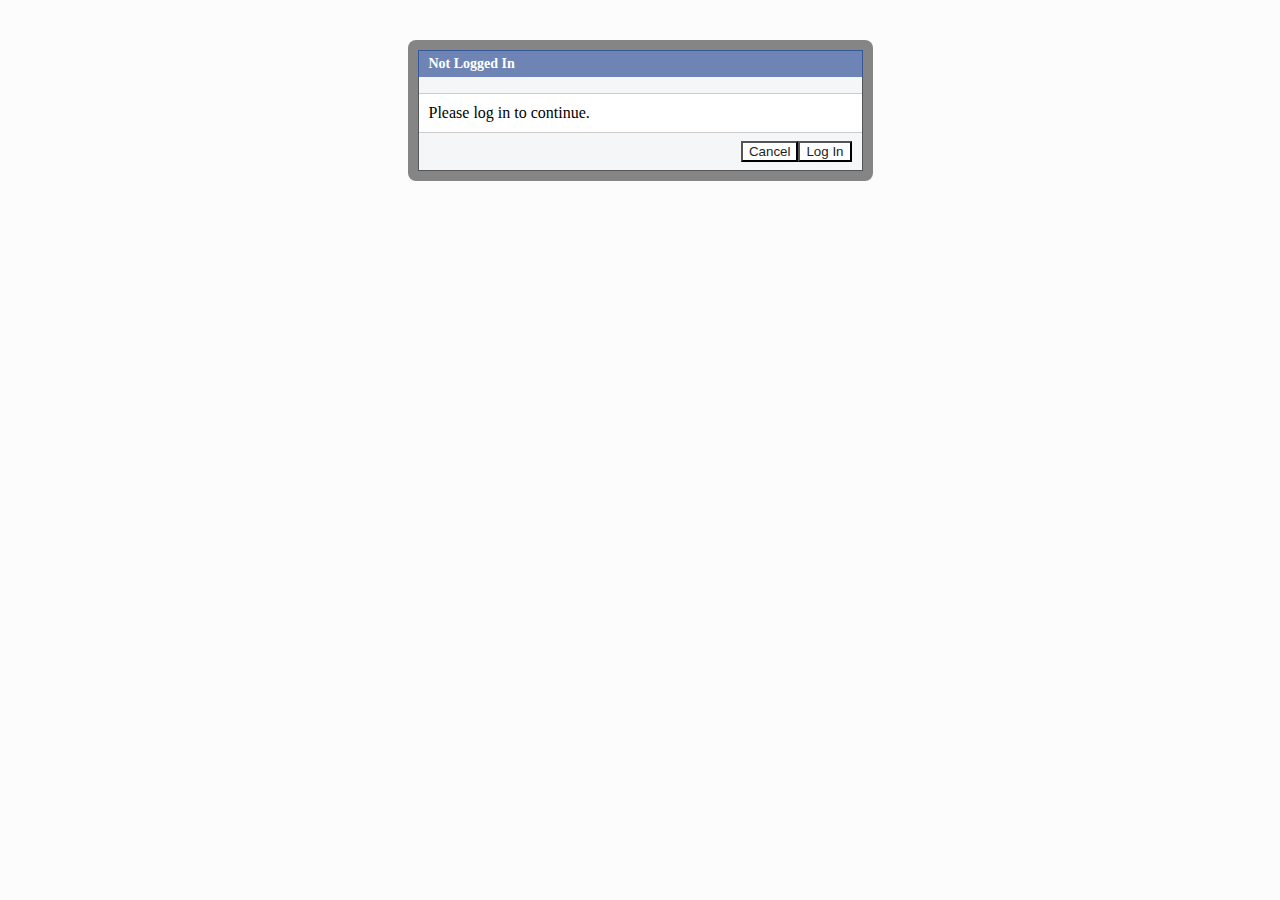
<file: templates/startbootstrap-agency-gh-pages/img/team/J A Z M I N J I M É N E Z (@jazjimenezm) • Instagram photos and videos_files/a.html>
<!DOCTYPE html>
<html class="generic_dialog_overflow_mode"><head>
<meta http-equiv="content-type" content="text/html; charset=UTF-8"><meta charset="utf-8"><script></script><title>Facebook</title><link type="text/css" rel="stylesheet" href="a_data/yR3evPwPQXJ.css" data-bootloader-hash="9o+cR" crossorigin="anonymous">
<script src="a_data/NK-iBK7A14_.js" data-bootloader-hash="aAS9f" crossorigin="anonymous"></script>
<script>require("TimeSliceImpl").guard(function(){(require("ServerJSDefine")).handleDefines([["cr:794450",["FBLoggerImpl"],{"__rc":["FBLoggerImpl","Aa2BOt4zQgCE8XKzCk4SODjrFRdYzQtolwKZCYT924jqOQJ092IXbJe2agmqnF2Q1NHJm0JRR09UHZyTpODj8b8"]},-1],["cr:882315",[],{"__rc":[null,"Aa2BOt4zQgCE8XKzCk4SODjrFRdYzQtolwKZCYT924jqOQJ092IXbJe2agmqnF2Q1NHJm0JRR09UHZyTpODj8b8"]},-1],["cr:838175",["ErrorUtils"],{"__rc":["ErrorUtils","Aa2BOt4zQgCE8XKzCk4SODjrFRdYzQtolwKZCYT924jqOQJ092IXbJe2agmqnF2Q1NHJm0JRR09UHZyTpODj8b8"]},-1],["cr:717822",["TimeSliceImpl"],{"__rc":["TimeSliceImpl","Aa2BOt4zQgCE8XKzCk4SODjrFRdYzQtolwKZCYT924jqOQJ092IXbJe2agmqnF2Q1NHJm0JRR09UHZyTpODj8b8"]},-1],["cr:925100",["RunBlue"],{"__rc":["RunBlue","Aa2BOt4zQgCE8XKzCk4SODjrFRdYzQtolwKZCYT924jqOQJ092IXbJe2agmqnF2Q1NHJm0JRR09UHZyTpODj8b8"]},-1],["cr:692209",["cancelIdleCallbackBlue"],{"__rc":["cancelIdleCallbackBlue","Aa2BOt4zQgCE8XKzCk4SODjrFRdYzQtolwKZCYT924jqOQJ092IXbJe2agmqnF2Q1NHJm0JRR09UHZyTpODj8b8"]},-1],["cr:694370",["requestIdleCallbackBlue"],{"__rc":["requestIdleCallbackBlue","Aa2BOt4zQgCE8XKzCk4SODjrFRdYzQtolwKZCYT924jqOQJ092IXbJe2agmqnF2Q1NHJm0JRR09UHZyTpODj8b8"]},-1],["cr:696703",[],{"__rc":[null,"Aa2BOt4zQgCE8XKzCk4SODjrFRdYzQtolwKZCYT924jqOQJ092IXbJe2agmqnF2Q1NHJm0JRR09UHZyTpODj8b8"]},-1],["BootloaderConfig",[],{"jsRetries":null,"jsRetryAbortNum":2,"jsRetryAbortTime":5,"payloadEndpointURI":"https:\/\/www.facebook.com\/ajax\/bootloader-endpoint\/","assumeNotNonblocking":false,"shouldCoalesceModuleRequestsMadeInSameTick":true,"staggerJsDownloads":false,"preloader_num_preloads":5,"preloader_preload_after_dd":false,"preloader_num_loads":1,"preloader_enabled":false,"retryQueuedBootloads":false,"silentDups":false},329],["CSSLoaderConfig",[],{"timeout":5000,"modulePrefix":"BLCSS:","loadEventSupported":true},619],["UriNeedRawQuerySVConfig",[],{"uris":["dms.netmng.com","doubleclick.net","r.msn.com","watchit.sky.com","graphite.instagram.com","www.kfc.co.th","learn.pantheon.io","www.landmarkshops.in","www.ncl.com","s0.wp.com","www.tatacliq.com","bs.serving-sys.com","kohls.com","lazada.co.th","xg4ken.com","technopark.ru","officedepot.com.mx","bestbuy.com.mx"]},3871],["CurrentCommunityInitialData",[],{},490],["CurrentUserInitialData",[],{"USER_ID":"0","ACCOUNT_ID":"0","NAME":"","SHORT_NAME":null,"IS_MESSENGER_ONLY_USER":false,"IS_DEACTIVATED_ALLOWED_ON_MESSENGER":false},270],["DTSGInitialData",[],{},258],["SprinkleConfig",[],{"param_name":"jazoest","version":2,"should_randomize":false},2111],["CdnAkamaiDomainsConfig",[],{"fbcdnhdsvideo-vh.akamaihd.net":0,"fbcdn-creative-a.akamaihd.net":1,"fbcdn-dragon-a.akamaihd.net":2,"fbcdn-external-a.akamaihd.net":3,"fbcdn-gtvideo-a-a.akamaihd.net":4,"fbcdn-gtvideo-b-a.akamaihd.net":5,"fbcdn-gtvideo-c-a.akamaihd.net":6,"fbcdn-gtvideo-d-a.akamaihd.net":7,"fbcdn-gtvideo-e-a.akamaihd.net":8,"fbcdn-gtvideo-f-a.akamaihd.net":9,"fbcdn-gtvideo-g-a.akamaihd.net":10,"fbcdn-gtvideo-h-a.akamaihd.net":11,"fbcdn-gtvideo-i-a.akamaihd.net":12,"fbcdn-gtvideo-j-a.akamaihd.net":13,"fbcdn-gtvideo-k-a.akamaihd.net":14,"fbcdn-gtvideo-l-a.akamaihd.net":15,"fbcdn-gtvideo-m-a.akamaihd.net":16,"fbcdn-gtvideo-n-a.akamaihd.net":17,"fbcdn-gtvideo-o-a.akamaihd.net":18,"fbcdn-gtvideo-p-a.akamaihd.net":19,"fbcdn-iphotos-a-a.akamaihd.net":20,"fbcdn-iphotos-a.akamaihd.net":21,"fbcdn-iphotos-b-a.akamaihd.net":22,"fbcdn-iphotos-c-a.akamaihd.net":23,"fbcdn-iphotos-d-a.akamaihd.net":24,"fbcdn-iphotos-e-a.akamaihd.net":25,"fbcdn-iphotos-f-a.akamaihd.net":26,"fbcdn-iphotos-g-a.akamaihd.net":27,"fbcdn-iphotos-h-a.akamaihd.net":28,"fbcdn-photos-a-a.akamaihd.net":29,"fbcdn-photos-a.akamaihd.net":30,"fbcdn-photos-b-a.akamaihd.net":31,"fbcdn-photos-c-a.akamaihd.net":32,"fbcdn-photos-d-a.akamaihd.net":33,"fbcdn-photos-e-a.akamaihd.net":34,"fbcdn-photos-f-a.akamaihd.net":35,"fbcdn-photos-g-a.akamaihd.net":36,"fbcdn-photos-h-a.akamaihd.net":37,"fbcdn-profile-a.akamaihd.net":38,"fbcdn-sphotos-a-a.akamaihd.net":39,"fbcdn-sphotos-b-a.akamaihd.net":40,"fbcdn-sphotos-c-a.akamaihd.net":41,"fbcdn-sphotos-d-a.akamaihd.net":42,"fbcdn-sphotos-e-a.akamaihd.net":43,"fbcdn-sphotos-f-a.akamaihd.net":44,"fbcdn-sphotos-g-a.akamaihd.net":45,"fbcdn-sphotos-h-a.akamaihd.net":46,"fbcdn-static-a.akamaihd.net":47,"fbcdn-video-a-a.akamaihd.net":48,"fbcdn-video-a.akamaihd.net":49,"fbcdn-video-b-a.akamaihd.net":50,"fbcdn-video-c-a.akamaihd.net":51,"fbcdn-video-d-a.akamaihd.net":52,"fbcdn-video-e-a.akamaihd.net":53,"fbcdn-video-f-a.akamaihd.net":54,"fbcdn-video-g-a.akamaihd.net":55,"fbcdn-video-h-a.akamaihd.net":56,"fbcdn-video-i-a.akamaihd.net":57,"fbcdn-video-j-a.akamaihd.net":58,"fbcdn-video-k-a.akamaihd.net":59,"fbcdn-video-l-a.akamaihd.net":60,"fbcdn-video-m-a.akamaihd.net":61,"fbcdn-video-n-a.akamaihd.net":62,"fbcdn-video-o-a.akamaihd.net":63,"fbcdn-video-p-a.akamaihd.net":64,"fbcdn-vthumb-a.akamaihd.net":65,"fbexternal-a.akamaihd.net":66,"fbstatic-a.akamaihd.net":67,"lookbackvideo1-a.akamaihd.net":68,"lookbackvideo2-a.akamaihd.net":69,"lookbackvideo3-a.akamaihd.net":70,"lookbackvideo4-a.akamaihd.net":71,"lookbackvideo5-a.akamaihd.net":72,"lookbackvideo6-a.akamaihd.net":73,"lookbackvideo7-a.akamaihd.net":74,"lookbackvideo8-a.akamaihd.net":75,"igexternal-a.akamaihd.net":76,"fbmentionslive-a.akamaihd.net":77,"fblive-a.akamaihd.net":78,"fbcdn-static-a-a.akamaihd.net":79,"fbcdn-static-b-a.akamaihd.net":80,"fb-s-a-a.akamaihd.net":81,"fb-s-b-a.akamaihd.net":82,"fb-s-c-a.akamaihd.net":83,"fb-s-d-a.akamaihd.net":84,"fb-l-a-a.akamaihd.net":85,"fb-l-b-a.akamaihd.net":86,"fb-l-c-a.akamaihd.net":87,"fb-l-d-a.akamaihd.net":88,"fb-sq-a-a.akamaihd.net":89,"fb-sq-b-a.akamaihd.net":90,"fb-sq-c-a.akamaihd.net":91,"fb-sq-d-a.akamaihd.net":92,"fb-lq-a-a.akamaihd.net":93,"fb-lq-b-a.akamaihd.net":94,"fb-lq-c-a.akamaihd.net":95,"fb-lq-d-a.akamaihd.net":96},1634],["DTSGInitData",[],{"token":"","async_get_token":""},3515],["ISB",[],{},330],["LSD",[],{"token":"AVqSCzRh"},323],["SiteData",[],{"server_revision":1000725492,"client_revision":1000725492,"tier":"","push_phase":"C3","pkg_cohort":"PHASED:DEFAULT","pr":1,"haste_site":"www","be_mode":1,"be_key":"__be","ir_on":true,"is_rtl":false,"is_comet":false,"vip":"31.13.94.35"},317],["ServerNonce",[],{"ServerNonce":"c8PvpkE2smfDsyVSnmlkd_"},141],["ImmediateImplementationExperiments",[],{"prefer_message_channel":true},3419],["PromiseUsePolyfillSetImmediateGK",[],{"www_always_use_polyfill_setimmediate":false},2190]]);new (require("ServerJS"))().handle({"require":[["lowerDomain"],["PageHooks"]]});}, "ServerJS define", {"root":true})();</script><script src="a_data/KlwaDWwtSCw.js" async="" crossorigin="anonymous"></script><script src="a_data/QjpeCfiaKwx.js" async="" crossorigin="anonymous"></script><script src="a_data/ZcxFlG1wd-L.js" async="" crossorigin="anonymous"></script><script src="a_data/LQzkAhLdqRj.js" async="" crossorigin="anonymous"></script><script src="a_data/n7JIV0nI2wy.js" async="" crossorigin="anonymous"></script><script src="a_data/GQVXyXU4Gl3.js" async="" crossorigin="anonymous"></script><script src="a_data/1GQsaVLdn71.js" async="" crossorigin="anonymous"></script><link rel="stylesheet" type="text/css" href="a_data/NhbB0P4uXsw.css" crossorigin="anonymous"></head>
<body class="gecko x1 Locale_en_US" dir="ltr">



<script type="text/javascript">requireLazy(["gkx"],function(gkx){gkx.add({"923305":{"result":true,"hash":"AT786FIhO1D_L2fK"},"678674":{"result":false,"hash":"AT6GMGt6E0wcjsyb"},"676940":{"result":false,"hash":"AT5cktnfbELrZLRD"},"676920":{"result":false,"hash":"AT6Heg1G7aUCF3u4"},"676921":{"result":false,"hash":"AT4ohWL2LvR_WG1O"},"676922":{"result":false,"hash":"AT6C5QUOVHg2LUdA"},"849406":{"result":false,"hash":"AT7hwpoQCuMbeeUh"},"676837":{"result":false,"hash":"AT7X8dnkN88rDyg4"}});});
requireLazy(["Bootloader"],function(Bootloader){Bootloader.setResourceMap({"eFVuG":{"type":"js","src":"https:\/\/static.xx.fbcdn.net\/rsrc.php\/v3iKw-4\/ya\/l\/en_US\/KlwaDWwtSCw.js","crossOrigin":1},"bsT7h":{"type":"css","src":"https:\/\/static.xx.fbcdn.net\/rsrc.php\/v3\/y5\/l\/0,cross\/NhbB0P4uXsw.css","crossOrigin":1},"6KK90":{"type":"js","src":"https:\/\/static.xx.fbcdn.net\/rsrc.php\/v3ijos4\/yk\/l\/en_US\/es4TcjZd-br.js","crossOrigin":1},"XyweP":{"type":"js","src":"https:\/\/static.xx.fbcdn.net\/rsrc.php\/v3iwTq4\/y6\/l\/en_US\/QjpeCfiaKwx.js","crossOrigin":1},"fbLds":{"type":"js","src":"https:\/\/static.xx.fbcdn.net\/rsrc.php\/v3ipEz4\/y3\/l\/en_US\/RMBbu3j9zh4.js","crossOrigin":1},"bNLeT":{"type":"js","src":"https:\/\/static.xx.fbcdn.net\/rsrc.php\/v3iy5B4\/y3\/l\/en_US\/q-v2FsTIEng.js","crossOrigin":1},"RwNEd":{"type":"js","src":"https:\/\/static.xx.fbcdn.net\/rsrc.php\/v3iqFn4\/yw\/l\/en_US\/ty3lsLGUbxn.js","crossOrigin":1},"qi50Q":{"type":"js","src":"https:\/\/static.xx.fbcdn.net\/rsrc.php\/v3iIvb4\/y6\/l\/en_US\/n7JIV0nI2wy.js","crossOrigin":1},"UApR7":{"type":"js","src":"https:\/\/static.xx.fbcdn.net\/rsrc.php\/v3\/yB\/r\/ZcxFlG1wd-L.js","crossOrigin":1},"wPPD1":{"type":"js","src":"https:\/\/static.xx.fbcdn.net\/rsrc.php\/v3\/yL\/r\/LQzkAhLdqRj.js","crossOrigin":1},"8ELCB":{"type":"js","src":"https:\/\/static.xx.fbcdn.net\/rsrc.php\/v3\/ye\/r\/4c56_sYLseJ.js","crossOrigin":1},"\/p+aF":{"type":"js","src":"https:\/\/static.xx.fbcdn.net\/rsrc.php\/v3\/yZ\/r\/62y5ikxByCD.js","crossOrigin":1},"oE4Do":{"type":"js","src":"https:\/\/static.xx.fbcdn.net\/rsrc.php\/v3\/y2\/r\/eAdKAwutbmm.js","crossOrigin":1},"uYbVb":{"type":"js","src":"https:\/\/static.xx.fbcdn.net\/rsrc.php\/v3\/yO\/r\/yncgZiC7BC6.js","crossOrigin":1},"9Zaf3":{"type":"js","src":"https:\/\/static.xx.fbcdn.net\/rsrc.php\/v3\/yO\/r\/vYAXaPf0I4n.js","crossOrigin":1},"sGe+Z":{"type":"js","src":"https:\/\/static.xx.fbcdn.net\/rsrc.php\/v3\/yw\/r\/uXgWi_zhSQG.js","crossOrigin":1},"Hx+az":{"type":"js","src":"https:\/\/static.xx.fbcdn.net\/rsrc.php\/v3\/yf\/r\/zO5MojAgN8I.js","crossOrigin":1},"ZU1ro":{"type":"js","src":"https:\/\/static.xx.fbcdn.net\/rsrc.php\/v3\/yU\/r\/QKWIqWeZBgJ.js","crossOrigin":1},"vRnxi":{"type":"js","src":"https:\/\/static.xx.fbcdn.net\/rsrc.php\/v3iqES4\/y2\/l\/en_US\/1GQsaVLdn71.js","crossOrigin":1},"12ozM":{"type":"js","src":"https:\/\/static.xx.fbcdn.net\/rsrc.php\/v3\/yi\/r\/9T875vhM_Db.js","crossOrigin":1},"qKsfF":{"type":"js","src":"https:\/\/static.xx.fbcdn.net\/rsrc.php\/v3\/yL\/r\/ZxlJsLE7qSp.js","crossOrigin":1},"kFJG0":{"type":"js","src":"https:\/\/static.xx.fbcdn.net\/rsrc.php\/v3\/yV\/r\/INXXpGWVAzA.js","crossOrigin":1},"7M1ON":{"type":"js","src":"https:\/\/static.xx.fbcdn.net\/rsrc.php\/v3ikKz4\/ym\/l\/en_US\/WWgkB96-EC3.js","crossOrigin":1},"ujlP9":{"type":"js","src":"https:\/\/static.xx.fbcdn.net\/rsrc.php\/v3\/yd\/r\/NE7cd5Qzr_a.js","crossOrigin":1},"2\/maQ":{"type":"js","src":"https:\/\/static.xx.fbcdn.net\/rsrc.php\/v3\/y6\/r\/O1evg4NvCzK.js","crossOrigin":1},"+7cRv":{"type":"js","src":"https:\/\/static.xx.fbcdn.net\/rsrc.php\/v3iO8K4\/yR\/l\/en_US\/d-WyjtogKKr.js","crossOrigin":1},"\/mnVq":{"type":"js","src":"https:\/\/static.xx.fbcdn.net\/rsrc.php\/v3ikPw4\/yw\/l\/en_US\/EymJqBiSfnZ.js","crossOrigin":1},"Gxhjy":{"type":"js","src":"https:\/\/static.xx.fbcdn.net\/rsrc.php\/v3igjd4\/yr\/l\/en_US\/r19GsFTwF0i.js","crossOrigin":1},"zXe\/E":{"type":"css","src":"https:\/\/static.xx.fbcdn.net\/rsrc.php\/v3\/yf\/l\/0,cross\/foB4HwPk50H.css","crossOrigin":1},"az\/pS":{"type":"js","src":"https:\/\/static.xx.fbcdn.net\/rsrc.php\/v3iAJ04\/yA\/l\/en_US\/wvGk8lJ2kiI.js","crossOrigin":1},"aF9iP":{"type":"js","src":"https:\/\/static.xx.fbcdn.net\/rsrc.php\/v3iLl54\/y9\/l\/en_US\/rWfXTdOThsR.js","crossOrigin":1},"LJukh":{"type":"css","src":"https:\/\/static.xx.fbcdn.net\/rsrc.php\/v3\/yy\/l\/0,cross\/MD9kO0gBY4l.css","crossOrigin":1},"AnrmB":{"type":"js","src":"https:\/\/static.xx.fbcdn.net\/rsrc.php\/v3irzv4\/yJ\/l\/en_US\/sPHNsuIcfiD.js","crossOrigin":1},"8ZWdJ":{"type":"css","src":"https:\/\/static.xx.fbcdn.net\/rsrc.php\/v3\/yJ\/l\/0,cross\/ITMV7zv_Rf3.css","crossOrigin":1},"h+ATu":{"type":"js","src":"https:\/\/static.xx.fbcdn.net\/rsrc.php\/v3\/y6\/r\/t6VHBwhImDo.js","crossOrigin":1},"plJBG":{"type":"js","src":"https:\/\/static.xx.fbcdn.net\/rsrc.php\/v3i3JV4\/yk\/l\/en_US\/o9a_GdSY9m0.js","crossOrigin":1},"izhQZ":{"type":"js","src":"https:\/\/static.xx.fbcdn.net\/rsrc.php\/v3\/yq\/r\/1xSswjy4cem.js","crossOrigin":1},"wACzR":{"type":"js","src":"https:\/\/static.xx.fbcdn.net\/rsrc.php\/v3\/yo\/r\/OrPSZg853cM.js","crossOrigin":1},"t05dq":{"type":"css","src":"https:\/\/static.xx.fbcdn.net\/rsrc.php\/v3\/yQ\/l\/0,cross\/53Fj9nXsdO_.css","crossOrigin":1},"G5a+t":{"type":"js","src":"https:\/\/static.xx.fbcdn.net\/rsrc.php\/v3idmL4\/yV\/l\/en_US\/9BSrfTnaMa-.js","crossOrigin":1},"mO9\/n":{"type":"css","src":"https:\/\/static.xx.fbcdn.net\/rsrc.php\/v3\/yh\/l\/0,cross\/tfmd9PsuxZ_.css","crossOrigin":1},"5F2CJ":{"type":"css","src":"https:\/\/static.xx.fbcdn.net\/rsrc.php\/v3\/yZ\/l\/0,cross\/6KVqQCHEJmb.css","crossOrigin":1},"qHzgl":{"type":"js","src":"https:\/\/static.xx.fbcdn.net\/rsrc.php\/v3iECe4\/yE\/l\/en_US\/IxulTMvqMLh.js","crossOrigin":1},"7xYT5":{"type":"js","src":"https:\/\/static.xx.fbcdn.net\/rsrc.php\/v3iL_r4\/y_\/l\/en_US\/PKFJf3n1Ee6.js","crossOrigin":1},"eSKWO":{"type":"js","src":"https:\/\/static.xx.fbcdn.net\/rsrc.php\/v3iIma4\/yG\/l\/en_US\/ydXLT8mU2Ss.js","crossOrigin":1},"3qCVt":{"type":"css","src":"https:\/\/static.xx.fbcdn.net\/rsrc.php\/v3\/y8\/l\/0,cross\/Nbm122XTxyv.css","crossOrigin":1},"2rxz3":{"type":"css","src":"https:\/\/static.xx.fbcdn.net\/rsrc.php\/v3\/ya\/l\/0,cross\/r0lh01dYwrJ.css","crossOrigin":1},"kjmpB":{"type":"js","src":"https:\/\/static.xx.fbcdn.net\/rsrc.php\/v3ihM64\/yc\/l\/en_US\/dPIuZ0H6c8e.js","crossOrigin":1},"51yTN":{"type":"js","src":"https:\/\/static.xx.fbcdn.net\/rsrc.php\/v3\/y5\/r\/0lsksTnz2Qr.js","crossOrigin":1},"gb56Z":{"type":"js","src":"https:\/\/static.xx.fbcdn.net\/rsrc.php\/v3iQYn4\/yL\/l\/en_US\/SYZDBu47Jrr.js","crossOrigin":1},"6lE55":{"type":"js","src":"https:\/\/static.xx.fbcdn.net\/rsrc.php\/v3iM3B4\/yk\/l\/en_US\/OIAJ3Mi0dzn.js","crossOrigin":1}});Bootloader.enableBootload({"ExceptionDialog":{"r":["eFVuG","bsT7h","9o+cR","6KK90","XyweP","fbLds","bNLeT","RwNEd","qi50Q","UApR7"],"rds":{"m":["AsyncRequestPathTraversalTypedLogger","BanzaiScuba"],"r":["wPPD1"]},"be":1},"QuickSandSolver":{"r":["eFVuG","9o+cR","8ELCB","\/p+aF","qi50Q","UApR7"],"rds":{"m":["AsyncRequestPathTraversalTypedLogger","BanzaiScuba"],"r":["wPPD1"]},"be":1},"ConfirmationDialog":{"r":["eFVuG","oE4Do","9o+cR"],"be":1},"Dialog":{"r":["eFVuG","9o+cR","bsT7h","qi50Q","UApR7"],"rds":{"m":["AsyncRequestPathTraversalTypedLogger","BanzaiScuba"],"r":["wPPD1"]},"be":1},"GeneratedArtilleryUserTimingSink":{"r":["uYbVb","9Zaf3","sGe+Z","Hx+az"],"be":1},"Banzai":{"r":["eFVuG","qi50Q","UApR7"],"rds":{"m":["BanzaiScuba"]},"be":1},"BanzaiStream":{"r":["eFVuG","ZU1ro","qi50Q","UApR7"],"rds":{"m":["BanzaiScuba"]},"be":1},"BanzaiODS":{"r":["eFVuG","qi50Q","UApR7"],"rds":{"m":["BanzaiScuba"]},"be":1},"ResourceTimingBootloaderHelper":{"r":["vRnxi","eFVuG"],"rds":{"m":["VisualCompletionGating"],"r":["wPPD1"]},"be":1},"TimeSliceHelper":{"r":["12ozM"],"be":1},"SnappyCompressUtil":{"r":["eFVuG"],"be":1},"PerfXSharedFields":{"r":["wPPD1"],"be":1},"TimeSliceInteractionsLiteTypedLogger":{"r":["eFVuG","qKsfF","qi50Q","UApR7"],"rds":{"m":["BanzaiScuba"]},"be":1},"WebSpeedInteractionsTypedLogger":{"r":["eFVuG","kFJG0","qi50Q","UApR7"],"rds":{"m":["BanzaiScuba"]},"be":1},"AsyncRequest":{"r":["eFVuG","9o+cR","qi50Q","UApR7"],"rds":{"m":["AsyncRequestPathTraversalTypedLogger","BanzaiScuba"],"r":["wPPD1"]},"be":1},"XOfferController":{"r":["eFVuG","7M1ON"],"be":1},"XSalesPromoWWWDetailsDialogAsyncController":{"r":["eFVuG","ujlP9"],"be":1},"URI":{"r":[],"be":1},"Live":{"r":["eFVuG","wPPD1","qi50Q","2\/maQ","9o+cR"],"be":1},"PhotoTagApproval":{"r":["eFVuG","+7cRv","\/mnVq","9o+cR"],"be":1},"PhotoTagger":{"r":["eFVuG","9o+cR","Gxhjy","bsT7h","6KK90","zXe\/E","az\/pS","aF9iP","LJukh","AnrmB","8ZWdJ","h+ATu","+7cRv","wPPD1","plJBG","izhQZ","wACzR","qi50Q","UApR7"],"rds":{"m":["AsyncRequestPathTraversalTypedLogger","BanzaiScuba","PresenceStatus"]},"be":1},"PhotoTags":{"r":["eFVuG","+7cRv","\/mnVq","9o+cR"],"be":1},"TagTokenizer":{"r":["eFVuG","t05dq","9o+cR","G5a+t","\/mnVq","bsT7h","mO9\/n","az\/pS","5F2CJ","qHzgl","qi50Q","UApR7"],"rds":{"m":["BanzaiScuba"]},"be":1},"PhotoSnowlift":{"r":["eFVuG","9o+cR","bsT7h","+7cRv","7xYT5","fbLds","XyweP","AnrmB","eSKWO","6KK90","3qCVt","wPPD1","2rxz3","az\/pS","5F2CJ","kjmpB","51yTN","gb56Z","qi50Q","UApR7"],"rds":{"m":["AsyncRequestPathTraversalTypedLogger","BanzaiScuba","VisualCompletionGating"]},"be":1},"AsyncDialog":{"r":["eFVuG","9o+cR","bsT7h","XyweP","AnrmB","qi50Q","UApR7"],"rds":{"m":["AsyncRequestPathTraversalTypedLogger","BanzaiScuba"],"r":["wPPD1"]},"be":1},"Toggler":{"r":["eFVuG","bsT7h","9o+cR"],"be":1},"FormSubmit":{"r":["eFVuG","9o+cR","6lE55","qi50Q","UApR7"],"rds":{"m":["AsyncRequestPathTraversalTypedLogger","BanzaiScuba"],"r":["wPPD1"]},"be":1},"Tooltip":{"r":["eFVuG","9o+cR","6KK90","bsT7h","az\/pS","AnrmB","qi50Q","UApR7"],"rds":{"m":["AsyncRequestPathTraversalTypedLogger","BanzaiScuba"],"r":["wPPD1"]},"be":1},"Hovercard":{"r":["eFVuG","bsT7h","9o+cR","6KK90","zXe\/E","az\/pS","aF9iP","LJukh","AnrmB","qi50Q","UApR7"],"rds":{"m":["AsyncRequestPathTraversalTypedLogger","BanzaiScuba"],"r":["wPPD1"]},"be":1},"Dock":{"r":["eFVuG","qi50Q","bsT7h","9o+cR","az\/pS"],"be":1},"DOM":{"r":["eFVuG","9o+cR"],"be":1},"Input":{"r":["eFVuG"],"be":1},"trackReferrer":{"r":[],"rds":{"m":["BanzaiScuba"],"r":["eFVuG","qi50Q","UApR7"]},"be":1},"Form":{"r":["eFVuG","9o+cR"],"be":1},"AsyncRequestPathTraversalTypedLogger":{"r":["eFVuG","wPPD1","qi50Q","UApR7"],"rds":{"m":["BanzaiScuba"]}},"BanzaiScuba":{"r":["eFVuG","qi50Q","UApR7"],"rds":{"m":["BanzaiScuba"]}}});});</script>
<script type="text/javascript">requireLazy(["InitialJSLoader"], function(InitialJSLoader) {InitialJSLoader.loadOnDOMContentReady(["eFVuG","XyweP","UApR7","wPPD1","qi50Q"]);});</script>
<script type="text/javascript">require("TimeSliceImpl").guard(function() {require("ServerJSDefine").handleDefines([["cr:708886",["EventProfilerImpl"],{"__rc":["EventProfilerImpl","Aa2BOt4zQgCE8XKzCk4SODjrFRdYzQtolwKZCYT924jqOQJ092IXbJe2agmqnF2Q1NHJm0JRR09UHZyTpODj8b8"]},-1],["cr:806696",["clearTimeoutBlue"],{"__rc":["clearTimeoutBlue","Aa2BOt4zQgCE8XKzCk4SODjrFRdYzQtolwKZCYT924jqOQJ092IXbJe2agmqnF2Q1NHJm0JRR09UHZyTpODj8b8"]},-1],["cr:682513",["BanzaiOriginal"],{"__rc":["BanzaiOriginal","Aa2BOt4zQgCE8XKzCk4SODjrFRdYzQtolwKZCYT924jqOQJ092IXbJe2agmqnF2Q1NHJm0JRR09UHZyTpODj8b8"]},-1],["cr:807042",["setTimeoutBlue"],{"__rc":["setTimeoutBlue","Aa2BOt4zQgCE8XKzCk4SODjrFRdYzQtolwKZCYT924jqOQJ092IXbJe2agmqnF2Q1NHJm0JRR09UHZyTpODj8b8"]},-1],["cr:682174",["BanzaiOld"],{"__rc":["BanzaiOld","Aa1RlK-gBSwy9aEarx-ej6D4b4FarNEWjlwUFC9mgzu-7ENu-h1-CbxrhQ2NxwkyU90KIoGue3w25E5Ncw"]},-1],["cr:695720",["SnappyCompressUtil"],{"__rc":["SnappyCompressUtil","Aa2DFG_mvMRNNSEwZ276gR4XV0Qr0ZQE-i9VQ8dGqDS7ONcRto7N6bBLUjNvp1CGhsVrZnXPtcFEdB0DLLnz6tyRyBo"]},-1],["DataStoreConfig",[],{"useExpando":true},2915],["UserAgentData",[],{"browserArchitecture":"32","browserFullVersion":"66.0","browserMinorVersion":0,"browserName":"Firefox","browserVersion":66,"deviceName":"Unknown","engineName":"Gecko","engineVersion":"66.0","platformArchitecture":"32","platformName":"Linux","platformVersion":null,"platformFullVersion":null},527],["AsyncRequestConfig",[],{"retryOnNetworkError":"1","logAsyncRequest":false,"immediateDispatch":false,"useFetchStreamAjaxPipeTransport":false},328],["TimeSliceInteractionSV",[],{"on_demand_reference_counting":true,"on_demand_profiling_counters":true,"default_rate":1000,"lite_default_rate":100,"interaction_to_lite_coinflip":{"ADS_INTERFACES_INTERACTION":0,"ads_perf_scenario":0,"ads_wait_time":0,"Event":1,"video_psr":0,"video_stall":0},"interaction_to_coinflip":{"ADS_INTERFACES_INTERACTION":1,"ads_perf_scenario":1,"ads_wait_time":1,"video_psr":1000000,"video_stall":2500000,"Event":100,"pixelcloud_view_performance":25,"intern_notify_inbox_page_load":10,"intern_notify_jewel_list_load":10,"tasks_initial_page_load":1,"watch_carousel_left_scroll":1,"watch_carousel_right_scroll":1,"watch_sections_load_more":1,"watch_discover_scroll":1,"fbpkg_ui":1,"sevmanager_powersearch_initial_page_load":10,"backbone_ui":1,"daiquery_interactive_query":1},"enable_heartbeat":true,"maxBlockMergeDuration":0,"maxBlockMergeDistance":0,"enable_banzai_stream":true,"user_timing_coinflip":50,"banzai_stream_coinflip":1,"compression_enabled":true,"ref_counting_fix":true,"ref_counting_cont_fix":false,"also_record_new_timeslice_format":false,"force_async_request_tracing_on":false},2609],["SessionNameConfig",[],{"seed":"163I"},757],["ZeroRewriteRules",[],{"rewrite_rules":{},"whitelist":{"\/hr\/r":1,"\/hr\/p":1,"\/zero\/unsupported_browser\/":1,"\/zero\/policy\/optin":1,"\/zero\/optin\/write\/":1,"\/zero\/optin\/legal\/":1,"\/zero\/optin\/free\/":1,"\/about\/privacy\/":1,"\/about\/privacy\/update\/":1,"\/about\/privacy\/update":1,"\/zero\/toggle\/welcome\/":1,"\/zero\/toggle\/nux\/":1,"\/fup\/interstitial\/":1,"\/work\/landing":1,"\/work\/login\/":1,"\/work\/email\/":1,"\/ai.php":1,"\/js_dialog_resources\/dialog_descriptions_android.json":0,"\/connect\/jsdialog\/MPlatformAppInvitesJSDialog\/":0,"\/connect\/jsdialog\/MPlatformOAuthShimJSDialog\/":0,"\/connect\/jsdialog\/MPlatformLikeJSDialog\/":0,"\/qp\/interstitial\/":1,"\/qp\/action\/redirect\/":1,"\/qp\/action\/close\/":1,"\/zero\/support\/ineligible\/":1,"\/zero_balance_redirect\/":1,"\/zero_balance_redirect":1,"\/l.php":1,"\/lsr.php":1,"\/ajax\/dtsg\/":1,"\/checkpoint\/block\/":1,"\/exitdsite":1,"\/zero\/balance\/pixel\/":1,"\/zero\/balance\/":1,"\/zero\/balance\/carrier_landing\/":1,"\/zero\/flex\/logging\/":1,"\/tr":1,"\/tr\/":1,"\/sem_campaigns\/sem_pixel_test\/":1,"\/bookmarks\/flyout\/body\/":1,"\/zero\/subno\/":1,"\/confirmemail.php":1,"\/policies\/":1,"\/mobile\/internetdotorg\/classifier\/":1,"\/zero\/dogfooding":1,"\/xti.php":1,"\/zero\/fblite\/config\/":1,"\/lite\/":1,"\/4oh4.php":1,"\/autologin.php":1,"\/birthday_help.php":1,"\/checkpoint\/":1,"\/contact-importer\/":1,"\/cr.php":1,"\/legal\/terms\/":1,"\/login.php":1,"\/login\/":1,"\/mobile\/account\/":1,"\/n\/":1,"\/remote_test_device\/":1,"\/upsell\/buy\/":1,"\/upsell\/buyconfirm\/":1,"\/upsell\/buyresult\/":1,"\/upsell\/promos\/":1,"\/upsell\/continue\/":1,"\/upsell\/h\/promos\/":1,"\/upsell\/loan\/learnmore\/":1,"\/upsell\/purchase\/":1,"\/upsell\/promos\/upgrade\/":1,"\/upsell\/buy_redirect\/":1,"\/upsell\/loan\/buyconfirm\/":1,"\/upsell\/loan\/buy\/":1,"\/upsell\/sms\/":1,"\/wap\/a\/channel\/reconnect.php":1,"\/wap\/a\/nux\/wizard\/nav.php":1,"\/wap\/appreg.php":1,"\/wap\/birthday_help.php":1,"\/wap\/c.php":1,"\/wap\/confirmemail.php":1,"\/wap\/cr.php":1,"\/wap\/login.php":1,"\/wap\/r.php":1,"\/zero\/datapolicy":1,"\/a\/timezone.php":1,"\/a\/bz":1,"\/bz\/reliability":1,"\/r.php":1,"\/mr\/":1,"\/reg\/":1,"\/registration\/log\/":1,"\/terms\/":1,"\/f123\/":1,"\/expert\/":1,"\/experts\/":1,"\/terms\/index.php":1,"\/terms.php":1,"\/srr\/":1,"\/msite\/redirect\/":1,"\/fbs\/pixel\/":1,"\/contactpoint\/preconfirmation\/":1,"\/contactpoint\/cliff\/":1,"\/contactpoint\/confirm\/submit\/":1,"\/contactpoint\/confirmed\/":1,"\/contactpoint\/login\/":1,"\/preconfirmation\/contactpoint_change\/":1,"\/help\/contact\/":1,"\/survey\/":1,"\/upsell\/loyaltytopup\/accept\/":1,"\/settings\/":1}},1478],["FbtLogger",[],{"logger":null},288],["KSConfig",[],{"killed":{"__set":["POCKET_MONSTERS_CREATE","POCKET_MONSTERS_DELETE","VIDEO_DIMENSIONS_FROM_PLAYER_IN_UPLOAD_DIALOG","PREVENT_INFINITE_URL_REDIRECT","POCKET_MONSTERS_UPDATE_NAME","ADS_PLACEMENT_FIX_PUBLISHER_PLATFORMS_MUTATION","MOBILITY_KILL_OLD_VISIBILITY_POSITION_SETTING","WORKPLACE_DISPLAY_TEXT_EVIDENCE_REPORTING","TEAM_VC_PORTAL","DYNAMIC_ADS_SET_CATALOG_AND_PRODUCT_SET_TOGETHER"]}},2580],["FbtResultGK",[],{"shouldReturnFbtResult":true,"inlineMode":"NO_INLINE"},876],["IntlHoldoutGK",[],{"inIntlHoldout":false},2827],["IntlNumberTypeConfig",[],{"impl":"if (n === 1) { return IntlVariations.NUMBER_ONE; } else { return IntlVariations.NUMBER_OTHER; }"},3405],["IntlViewerContext",[],{"GENDER":3},772],["NumberFormatConfig",[],{"decimalSeparator":".","numberDelimiter":",","minDigitsForThousandsSeparator":4,"standardDecimalPatternInfo":{"primaryGroupSize":3,"secondaryGroupSize":3},"numberingSystemData":null},54],["IntlPhonologicalRules",[],{"meta":{"\/_B\/":"([.,!?\\s]|^)","\/_E\/":"([.,!?\\s]|$)"},"patterns":{"\/\u0001(.*)('|&#039;)s\u0001(?:'|&#039;)s(.*)\/":"\u0001$1$2s\u0001$3","\/_\u0001([^\u0001]*)\u0001\/":"javascript"}},1496],["ZeroCategoryHeader",[],{},1127],["ArtilleryComponentSaverOptions",[],{"options":{"ads_wait_time_saver":{"shouldCompress":false,"shouldUploadSeparately":false},"ads_flux_profiler_saver":{"shouldCompress":true,"shouldUploadSeparately":false},"timeslice_execution_saver":{"shouldCompress":true,"shouldUploadSeparately":false},"interaction_async_request_join_data":{"shouldCompress":true,"shouldUploadSeparately":true},"resources_saver":{"shouldCompress":true,"shouldUploadSeparately":false},"user_timing_saver":{"shouldCompress":false,"shouldUploadSeparately":false}}},3016],["EventConfig",[],{"sampling":{"bandwidth":0,"play":0,"playing":0,"progress":0,"pause":0,"ended":0,"seeked":0,"seeking":0,"waiting":0,"loadedmetadata":0,"canplay":0,"selectionchange":0,"change":0,"timeupdate":2000000,"adaptation":0,"focus":0,"blur":0,"load":0,"error":0,"message":0,"abort":0,"storage":0,"scroll":200000,"mousemove":20000,"mouseover":10000,"mouseout":10000,"mousewheel":1,"MSPointerMove":10000,"keydown":0.1,"click":0.02,"mouseup":0.02,"__100ms":0.001,"__default":5000,"__min":100,"__interactionDefault":200,"__eventDefault":100000},"page_sampling_boost":1,"interaction_regexes":{"BlueBarAccountChevronMenu":" _5lxs(?: .*)?$","BlueBarHomeButton":" _bluebarLinkHome__interaction-root(?: .*)?$","BlueBarProfileLink":" _1k67(?: .*)?$","ReactComposerSproutMedia":" _1pnt(?: .*)?$","ReactComposerSproutAlbum":" _1pnu(?: .*)?$","ReactComposerSproutNote":" _3-9x(?: .*)?$","ReactComposerSproutLocation":" _1pnv(?: .*)?$","ReactComposerSproutActivity":" _1pnz(?: .*)?$","ReactComposerSproutPeople":" _1pn-(?: .*)?$","ReactComposerSproutLiveVideo":" _5tv7(?: .*)?$","ReactComposerSproutMarkdown":" _311p(?: .*)?$","ReactComposerSproutFormattedText":" _mwg(?: .*)?$","ReactComposerSproutSticker":" _2vri(?: .*)?$","ReactComposerSproutSponsor":" _5t5q(?: .*)?$","ReactComposerSproutEllipsis":" _1gr3(?: .*)?$","ReactComposerSproutContactYourRepresentative":" _3cnv(?: .*)?$","ReactComposerSproutFunFact":" _2_xs(?: .*)?$","TextExposeSeeMoreLink":" see_more_link(?: .*)?$","SnowliftBigCloseButton":"(?: _xlt(?: .*)? _418x(?: .*)?$| _418x(?: .*)? _xlt(?: .*)?$)","SnowliftPrevPager":"(?: snowliftPager(?: .*)? prev(?: .*)?$| prev(?: .*)? snowliftPager(?: .*)?$)","SnowliftNextPager":"(?: snowliftPager(?: .*)? next(?: .*)?$| next(?: .*)? snowliftPager(?: .*)?$)","SnowliftFullScreenButton":"#fbPhotoSnowliftFullScreenSwitch( .+)*","PrivacySelectorMenu":"(?: _57di(?: .*)? _2wli(?: .*)?$| _2wli(?: .*)? _57di(?: .*)?$)","ReactComposerFeedXSprouts":" _nh6(?: .*)?$","SproutsComposerStatusTab":" _sg1(?: .*)?$","SproutsComposerLiveVideoTab":" _sg1(?: .*)?$","SproutsComposerAlbumTab":" _sg1(?: .*)?$","composerAudienceSelector":" _ej0(?: .*)?$","FeedHScrollAttachmentsPrevPager":" _1qqy(?: .*)?$","FeedHScrollAttachmentsNextPager":" _1qqz(?: .*)?$","DockChatTabFlyout":" fbDockChatTabFlyout(?: .*)?$","PrivacyLiteJewel":" _59fc(?: .*)?$","ActorSelector":" _6vh(?: .*)?$","LegacyMentionsInput":"(?: ReactLegacyMentionsInput(?: .*)? uiMentionsInput(?: .*)? _2xwx(?: .*)?$| uiMentionsInput(?: .*)? ReactLegacyMentionsInput(?: .*)? _2xwx(?: .*)?$| _2xwx(?: .*)? ReactLegacyMentionsInput(?: .*)? uiMentionsInput(?: .*)?$| ReactLegacyMentionsInput(?: .*)? _2xwx(?: .*)? uiMentionsInput(?: .*)?$| uiMentionsInput(?: .*)? _2xwx(?: .*)? ReactLegacyMentionsInput(?: .*)?$| _2xwx(?: .*)? uiMentionsInput(?: .*)? ReactLegacyMentionsInput(?: .*)?$)","UFIActionLinksEmbedLink":" _2g1w(?: .*)?$","UFIPhotoAttachLink":" UFIPhotoAttachLinkWrapper(?: .*)?$","UFIMentionsInputProxy":" _1osa(?: .*)?$","UFIMentionsInputDummy":" _1osc(?: .*)?$","UFIOrderingModeSelector":" _3scp(?: .*)?$","UFIPager":"(?: UFIPagerRow(?: .*)? UFIRow(?: .*)?$| UFIRow(?: .*)? UFIPagerRow(?: .*)?$)","UFIReplyRow":"(?: UFIReplyRow(?: .*)? UFICommentReply(?: .*)?$| UFICommentReply(?: .*)? UFIReplyRow(?: .*)?$)","UFIReplySocialSentence":" UFIReplySocialSentenceRow(?: .*)?$","UFIShareLink":" _5f9b(?: .*)?$","UFIStickerButton":" UFICommentStickerButton(?: .*)?$","MentionsInput":" _5yk1(?: .*)?$","FantaChatTabRoot":" _3_9e(?: .*)?$","SnowliftViewableRoot":" _2-sx(?: .*)?$","ReactBlueBarJewelButton":" _5fwr(?: .*)?$","UFIReactionsDialogLayerImpl":" _1oxk(?: .*)?$","UFIReactionsLikeLinkImpl":" _4x9_(?: .*)?$","UFIReactionsLinkImplRoot":" _khz(?: .*)?$","Reaction":" _iuw(?: .*)?$","UFIReactionsMenuImpl":" _iu-(?: .*)?$","UFIReactionsSpatialReactionIconContainer":" _1fq9(?: .*)?$","VideoComponentPlayButton":" _bsl(?: .*)?$","FeedOptionsPopover":" _b1e(?: .*)?$","UFICommentLikeCount":" UFICommentLikeButton(?: .*)?$","UFICommentLink":" _5yxe(?: .*)?$","ChatTabComposerInputContainer":" _552h(?: .*)?$","ChatTabHeader":" _15p4(?: .*)?$","DraftEditor":" _5rp7(?: .*)?$","ChatSideBarDropDown":" _5vm9(?: .*)?$","SearchBox":" _539-(?: .*)?$","ChatSideBarLink":" _55ln(?: .*)?$","MessengerSearchTypeahead":" _3rh8(?: .*)?$","NotificationListItem":" _33c(?: .*)?$","MessageJewelListItem":" messagesContent(?: .*)?$","Messages_Jewel_Button":" _3eo8(?: .*)?$","Notifications_Jewel_Button":" _3eo9(?: .*)?$","snowliftopen":" _342u(?: .*)?$","NoteTextSeeMoreLink":" _3qd_(?: .*)?$","fbFeedOptionsPopover":" _1he6(?: .*)?$","Requests_Jewel_Button":" _3eoa(?: .*)?$","UFICommentActionLinkAjaxify":" _15-3(?: .*)?$","UFICommentActionLinkRedirect":" _15-6(?: .*)?$","UFICommentActionLinkDispatched":" _15-7(?: .*)?$","UFICommentCloseButton":" _36rj(?: .*)?$","UFICommentActionsRemovePreview":" _460h(?: .*)?$","UFICommentActionsReply":" _460i(?: .*)?$","UFICommentActionsSaleItemMessage":" _460j(?: .*)?$","UFICommentActionsAcceptAnswer":" _460k(?: .*)?$","UFICommentActionsUnacceptAnswer":" _460l(?: .*)?$","UFICommentReactionsLikeLink":" _3-me(?: .*)?$","UFICommentMenu":" _1-be(?: .*)?$","UFIMentionsInputFallback":" _289b(?: .*)?$","UFIMentionsInputComponent":" _289c(?: .*)?$","UFIMentionsInputProxyInput":" _432z(?: .*)?$","UFIMentionsInputProxyDummy":" _432-(?: .*)?$","UFIPrivateReplyLinkMessage":" _14hj(?: .*)?$","UFIPrivateReplyLinkSeeReply":" _14hk(?: .*)?$","ChatCloseButton":" _4vu4(?: .*)?$","ChatTabComposerPhotoUploader":" _13f-(?: .*)?$","ChatTabComposerGroupPollingButton":" _13f_(?: .*)?$","ChatTabComposerGames":" _13ga(?: .*)?$","ChatTabComposerPlan":" _13gb(?: .*)?$","ChatTabComposerFileUploader":" _13gd(?: .*)?$","ChatTabStickersButton":" _13ge(?: .*)?$","ChatTabComposerGifButton":" _13gf(?: .*)?$","ChatTabComposerEmojiPicker":" _13gg(?: .*)?$","ChatTabComposerLikeButton":" _13gi(?: .*)?$","ChatTabComposerP2PButton":" _13gj(?: .*)?$","ChatTabComposerQuickCam":" _13gk(?: .*)?$","ChatTabHeaderAudioRTCButton":" _461a(?: .*)?$","ChatTabHeaderVideoRTCButton":" _461b(?: .*)?$","ChatTabHeaderOptionsButton":" _461_(?: .*)?$","ChatTabHeaderAddToThreadButton":" _4620(?: .*)?$","ReactComposerMediaSprout":" _fk5(?: .*)?$","UFIReactionsBlingSocialSentenceComments":" _-56(?: .*)?$","UFIReactionsBlingSocialSentenceSeens":" _2x0l(?: .*)?$","UFIReactionsBlingSocialSentenceShares":" _2x0m(?: .*)?$","UFIReactionsBlingSocialSentenceViews":" _-5c(?: .*)?$","UFIReactionsBlingSocialSentence":" _-5d(?: .*)?$","UFIReactionsSocialSentence":" _1vaq(?: .*)?$","VideoFullscreenButton":" _39ip(?: .*)?$","Tahoe":" _400z(?: .*)?$","TahoeFromVideoPlayer":" _1vek(?: .*)?$","TahoeFromVideoLink":" _2-40(?: .*)?$","TahoeFromPhoto":" _2ju5(?: .*)?$","FBStoryTrayItem":" _1fvw(?: .*)?$","Mobile_Feed_Jewel_Button":"#feed_jewel( .+)*","Mobile_Requests_Jewel_Button":"#requests_jewel( .+)*","Mobile_Messages_Jewel_Button":"#messages_jewel( .+)*","Mobile_Notifications_Jewel_Button":"#notifications_jewel( .+)*","Mobile_Search_Jewel_Button":"#search_jewel( .+)*","Mobile_Bookmarks_Jewel_Button":"#bookmarks_jewel( .+)*","Mobile_Feed_UFI_Comment_Button_Permalink":" _l-a(?: .*)?$","Mobile_Feed_UFI_Comment_Button_Flyout":" _4qeq(?: .*)?$","Mobile_Feed_UFI_Token_Bar_Flyout":" _4qer(?: .*)?$","Mobile_Feed_UFI_Token_Bar_Permalink":" _4-09(?: .*)?$","Mobile_UFI_Share_Button":" _15kr(?: .*)?$","Mobile_Feed_Photo_Permalink":" _1mh-(?: .*)?$","Mobile_Feed_Video_Permalink":" _65g_(?: .*)?$","Mobile_Feed_Profile_Permalink":" _4kk6(?: .*)?$","Mobile_Feed_Story_Permalink":" _26yo(?: .*)?$","Mobile_Feed_Page_Permalink":" _4e81(?: .*)?$","Mobile_Feed_Group_Permalink":" _20u1(?: .*)?$","Mobile_Feed_Event_Permalink":" _20u0(?: .*)?$","ProfileIntroCardAddFeaturedMedia":" _30qr(?: .*)?$","ProfileSectionAbout":" _Interaction__ProfileSectionAbout(?: .*)?$","ProfileSectionAllRelationships":" _Interaction__ProfileSectionAllRelationships(?: .*)?$","ProfileSectionAtWork":" _2fnv(?: .*)?$","ProfileSectionContactBasic":" _Interaction__ProfileSectionContactBasic(?: .*)?$","ProfileSectionEducation":" _Interaction__ProfileSectionEducation(?: .*)?$","ProfileSectionOverview":" _Interaction__ProfileSectionOverview(?: .*)?$","ProfileSectionPlaces":" _Interaction__ProfileSectionPlaces(?: .*)?$","ProfileSectionYearOverviews":" _Interaction__ProfileSectionYearOverviews(?: .*)?$","IntlPolyglotHomepage":" _Interaction__IntlPolyglotVoteActivityCardButton(?: .*)?$","ProtonElementSelection":" _67ft(?: .*)?$"},"interaction_boost":{"SnowliftPrevPager":0.2,"SnowliftNextPager":0.2,"ChatSideBarLink":2,"MessengerSearchTypeahead":2,"Messages_Jewel_Button":2.5,"Notifications_Jewel_Button":1.5,"Tahoe":30,"ProtonElementSelection":4},"event_types":{"BlueBarAccountChevronMenu":["click"],"BlueBarHomeButton":["click"],"BlueBarProfileLink":["click"],"ReactComposerSproutMedia":["click"],"ReactComposerSproutAlbum":["click"],"ReactComposerSproutNote":["click"],"ReactComposerSproutLocation":["click"],"ReactComposerSproutActivity":["click"],"ReactComposerSproutPeople":["click"],"ReactComposerSproutLiveVideo":["click"],"ReactComposerSproutMarkdown":["click"],"ReactComposerSproutFormattedText":["click"],"ReactComposerSproutSticker":["click"],"ReactComposerSproutSponsor":["click"],"ReactComposerSproutEllipsis":["click"],"ReactComposerSproutContactYourRepresentative":["click"],"ReactComposerSproutFunFact":["click"],"TextExposeSeeMoreLink":["click"],"SnowliftBigCloseButton":["click"],"SnowliftPrevPager":["click"],"SnowliftNextPager":["click"],"SnowliftFullScreenButton":["click"],"PrivacySelectorMenu":["click"],"ReactComposerFeedXSprouts":["click"],"SproutsComposerStatusTab":["click"],"SproutsComposerLiveVideoTab":["click"],"SproutsComposerAlbumTab":["click"],"composerAudienceSelector":["click"],"FeedHScrollAttachmentsPrevPager":["click"],"FeedHScrollAttachmentsNextPager":["click"],"DockChatTabFlyout":["click"],"PrivacyLiteJewel":["click"],"ActorSelector":["click"],"LegacyMentionsInput":["click"],"UFIActionLinksEmbedLink":["click"],"UFIPhotoAttachLink":["click"],"UFIMentionsInputProxy":["click"],"UFIMentionsInputDummy":["click"],"UFIOrderingModeSelector":["click"],"UFIPager":["click"],"UFIReplyRow":["click"],"UFIReplySocialSentence":["click"],"UFIShareLink":["click"],"UFIStickerButton":["click"],"MentionsInput":["click"],"FantaChatTabRoot":["click"],"SnowliftViewableRoot":["click"],"ReactBlueBarJewelButton":["click"],"UFIReactionsDialogLayerImpl":["click"],"UFIReactionsLikeLinkImpl":["click"],"UFIReactionsLinkImplRoot":["click"],"Reaction":["click"],"UFIReactionsMenuImpl":["click"],"UFIReactionsSpatialReactionIconContainer":["click"],"VideoComponentPlayButton":["click"],"FeedOptionsPopover":["click"],"UFICommentLikeCount":["click"],"UFICommentLink":["click"],"ChatTabComposerInputContainer":["click"],"ChatTabHeader":["click"],"DraftEditor":["click"],"ChatSideBarDropDown":["click"],"SearchBox":["click"],"ChatSideBarLink":["mouseup"],"MessengerSearchTypeahead":["click"],"NotificationListItem":["click"],"MessageJewelListItem":["click"],"Messages_Jewel_Button":["click"],"Notifications_Jewel_Button":["click"],"snowliftopen":["click"],"NoteTextSeeMoreLink":["click"],"fbFeedOptionsPopover":["click"],"Requests_Jewel_Button":["click"],"UFICommentActionLinkAjaxify":["click"],"UFICommentActionLinkRedirect":["click"],"UFICommentActionLinkDispatched":["click"],"UFICommentCloseButton":["click"],"UFICommentActionsRemovePreview":["click"],"UFICommentActionsReply":["click"],"UFICommentActionsSaleItemMessage":["click"],"UFICommentActionsAcceptAnswer":["click"],"UFICommentActionsUnacceptAnswer":["click"],"UFICommentReactionsLikeLink":["click"],"UFICommentMenu":["click"],"UFIMentionsInputFallback":["click"],"UFIMentionsInputComponent":["click"],"UFIMentionsInputProxyInput":["click"],"UFIMentionsInputProxyDummy":["click"],"UFIPrivateReplyLinkMessage":["click"],"UFIPrivateReplyLinkSeeReply":["click"],"ChatCloseButton":["click"],"ChatTabComposerPhotoUploader":["click"],"ChatTabComposerGroupPollingButton":["click"],"ChatTabComposerGames":["click"],"ChatTabComposerPlan":["click"],"ChatTabComposerFileUploader":["click"],"ChatTabStickersButton":["click"],"ChatTabComposerGifButton":["click"],"ChatTabComposerEmojiPicker":["click"],"ChatTabComposerLikeButton":["click"],"ChatTabComposerP2PButton":["click"],"ChatTabComposerQuickCam":["click"],"ChatTabHeaderAudioRTCButton":["click"],"ChatTabHeaderVideoRTCButton":["click"],"ChatTabHeaderOptionsButton":["click"],"ChatTabHeaderAddToThreadButton":["click"],"ReactComposerMediaSprout":["click"],"UFIReactionsBlingSocialSentenceComments":["click"],"UFIReactionsBlingSocialSentenceSeens":["click"],"UFIReactionsBlingSocialSentenceShares":["click"],"UFIReactionsBlingSocialSentenceViews":["click"],"UFIReactionsBlingSocialSentence":["click"],"UFIReactionsSocialSentence":["click"],"VideoFullscreenButton":["click"],"Tahoe":["click"],"TahoeFromVideoPlayer":["click"],"TahoeFromVideoLink":["click"],"TahoeFromPhoto":["click"],"":["click"],"FBStoryTrayItem":["click"],"Mobile_Feed_Jewel_Button":["click"],"Mobile_Requests_Jewel_Button":["click"],"Mobile_Messages_Jewel_Button":["click"],"Mobile_Notifications_Jewel_Button":["click"],"Mobile_Search_Jewel_Button":["click"],"Mobile_Bookmarks_Jewel_Button":["click"],"Mobile_Feed_UFI_Comment_Button_Permalink":["click"],"Mobile_Feed_UFI_Comment_Button_Flyout":["click"],"Mobile_Feed_UFI_Token_Bar_Flyout":["click"],"Mobile_Feed_UFI_Token_Bar_Permalink":["click"],"Mobile_UFI_Share_Button":["click"],"Mobile_Feed_Photo_Permalink":["click"],"Mobile_Feed_Video_Permalink":["click"],"Mobile_Feed_Profile_Permalink":["click"],"Mobile_Feed_Story_Permalink":["click"],"Mobile_Feed_Page_Permalink":["click"],"Mobile_Feed_Group_Permalink":["click"],"Mobile_Feed_Event_Permalink":["click"],"ProfileIntroCardAddFeaturedMedia":["click"],"ProfileSectionAbout":["click"],"ProfileSectionAllRelationships":["click"],"ProfileSectionAtWork":["click"],"ProfileSectionContactBasic":["click"],"ProfileSectionEducation":["click"],"ProfileSectionOverview":["click"],"ProfileSectionPlaces":["click"],"ProfileSectionYearOverviews":["click"],"IntlPolyglotHomepage":["click"],"ProtonElementSelection":["click"]},"manual_instrumentation":false,"profile_eager_execution":false,"disable_heuristic":true,"disable_event_profiler":false},1726],["AdsInterfacesSessionConfig",[],{},2393],["BanzaiConfig",[],{"EXPIRY":86400000,"MAX_SIZE":10000,"MAX_WAIT":150000,"RESTORE_WAIT":150000,"blacklist":["time_spent"],"gks":{"boosted_component":true,"boosted_pagelikes":true,"jslogger":true,"mercury_send_error_logging":true,"platform_oauth_client_events":true,"xtrackable_clientview_batch":true,"visibility_tracking":true,"graphexplorer":true,"gqls_web_logging":true,"sticker_search_ranking":true}},7],["CookieCoreConfig",[],{"a11y":{},"act":{},"c_user":{},"ddid":{"p":"\/deferreddeeplink\/","t":2419200},"dpr":{"t":604800},"js_ver":{"t":604800},"locale":{"t":604800},"lh":{"t":604800},"m_pixel_ratio":{"t":604800},"noscript":{},"pnl_data2":{"t":2},"presence":{},"sW":{},"sfau":{},"wd":{"t":604800},"x-referer":{},"x-src":{"t":1}},2104],["CookieCoreLoggingConfig",[],{"maximumIgnorableStallMs":16.67,"sampleRate":9.7e-5,"sampleRateClassic":1.0e-10,"sampleRateFastStale":1.0e-8},3401],["FbtQTOverrides",[],{"overrides":{}},551]]);require("InitialJSLoader").handleServerJS({"require":[["InstagramLoginSync","init",[],[]],["AsyncRequestPathTraversalTypedLogger"],["BanzaiScuba"]]});}, "ServerJS define", {"root":true})();</script>

<div class="generic_dialog pop_dialog generic_dialog_modal generic_dialog_fixed_overflow" id="dialog_0" style=""><div class="generic_dialog_popup" style="margin-top: 40px;"><div class="pop_container_advanced"><div class="pop_content" id="pop_content" tabindex="0" role="alertdialog"><h2 class="dialog_title" id="title_dialog_0"><span>Not Logged In</span></h2><div class="dialog_content"><div class="dialog_summary hidden_elem"></div><div class="dialog_body">Please log in to continue.</div><div class="dialog_buttons clearfix"><div class="rfloat mlm"><label class="uiButton uiButtonLarge"><input type="button" name="cancel" value="Cancel"></label><label class="uiButton uiButtonLarge uiButtonConfirm"><input type="button" name="login" value="Log In"></label></div><div class="dialog_buttons_msg"></div></div><div class="dialog_footer hidden_elem"></div></div><div class="dialog_loading">Loading...</div></div></div></div></div></body></html>
</file>
<file: templates/startbootstrap-agency-gh-pages/img/team/Dulce Castro León (@castroleondulce) • Instagram photos and videos_files/a_data/yR3evPwPQXJ.css>
.uiOverlay{position:relative;z-index:202}.uiOverlayContent{background:#fff;border:1px solid #8c8c8c;border:1px solid rgba(0, 0, 0, .45);border-bottom:1px solid #666;box-shadow:0 3px 8px rgba(0, 0, 0, .3);position:relative}.uiOverlayFooter{text-align:right}.uiOverlayFooterGrid{width:100%}.uiOverlayFooterMessage{width:100%}.uiOverlayFooterButtons{white-space:nowrap}
.uiTooltipX{max-width:334px;word-wrap:break-word;position:relative;zoom:1}.uiTooltipX .tooltipContent{background-color:#282828;border-radius:2px;color:#fff;font-size:12px;line-height:16px;padding:6px 8px;text-align:left}.uiTooltipX .tooltipText span{zoom:1}.uiTooltipX i.arrow{border:4px solid transparent;font-size:0;height:0;line-height:0;position:absolute;width:0}.uiContextualLayerAboveLeft>.uiTooltipX,.uiContextualLayerAboveRight>.uiTooltipX,.uiContextualLayerAboveCenter>.uiTooltipX{margin-bottom:1px;padding-bottom:4px}.uiContextualLayerAboveLeft>.uiTooltipX i.arrow,.uiContextualLayerAboveRight>.uiTooltipX i.arrow,.uiContextualLayerAboveCenter>.uiTooltipX i.arrow{border-bottom:0;border-top-color:#282828;bottom:0}.uiContextualLayerBelowLeft>.uiTooltipX,.uiContextualLayerBelowRight>.uiTooltipX,.uiContextualLayerBelowCenter>.uiTooltipX{margin-top:1px;padding-top:4px}.uiContextualLayerBelowLeft>.uiTooltipX i.arrow,.uiContextualLayerBelowRight>.uiTooltipX i.arrow,.uiContextualLayerBelowCenter>.uiTooltipX i.arrow{border-bottom-color:#282828;border-top:0;top:0}.uiContextualLayerAboveLeft>.uiTooltipX i.arrow,.uiContextualLayerBelowLeft>.uiTooltipX i.arrow{left:12px}.uiContextualLayerAboveRight>.uiTooltipX i.arrow,.uiContextualLayerBelowRight>.uiTooltipX i.arrow{right:12px}.uiContextualLayerAboveCenter>.uiTooltipX i.arrow,.uiContextualLayerBelowCenter>.uiTooltipX i.arrow{left:50%;margin-left:-4px}.uiContextualLayerLeft>.uiTooltipX{margin-right:1px;padding-right:4px}.uiContextualLayerLeft>.uiTooltipX i.arrow{border-left-color:#282828;border-right:0;right:0;top:10px}.uiContextualLayerRight>.uiTooltipX{margin-left:1px;padding-left:4px}.uiContextualLayerRight>.uiTooltipX i.arrow{border-left:0;border-right-color:#282828;left:0;top:10px}
._2qgu._2qgu{border-radius:50%;overflow:hidden}._2s25._2s25._606w._606w:after,._606w:after{border-radius:50%}._605a .fbxWelcomeBoxBlock:after{border-radius:50%}
.uiScaledImageContainer{position:relative;overflow:hidden}.uiScaledImageCentered{background-color:#f5f6f7;text-align:center}.uiScaledImageContainer img{height:100%;min-height:100%;position:relative}.uiScaledImageContainer .scaledImageFitWidth{height:auto;min-height:initial;width:100%}.uiScaledImageContainer .scaledImageFitHeight{height:100%;min-height:initial;width:auto}.uiScaledImageContainer .verticallyAligned{min-height:0;vertical-align:middle}.non-editable-photo{display:inline-block;margin:0 0 110px 20px}
._rv{height:100px;width:100px}._rw{height:50px;width:50px}._s0:only-child{display:block}._3tm9{height:14px;width:14px}._54rv{height:16px;width:16px}._3qxe{height:19px;width:19px}._1m6h{height:24px;width:24px}._3d80{height:28px;width:28px}._54ru{height:32px;width:32px}._tzw{height:40px;width:40px}._54rt{height:48px;width:48px}._54rs{height:56px;width:56px}._1m9m{height:64px;width:64px}._ry{height:24px;width:24px}
a._p{display:block}
._1m42{display:block}._1w_m ._1m42 img,._53s ._1m42 i{filter:brightness(50%) blur(5px);transition:filter .5s ease-out}._5v3q ._1m42::before,._1m42::before{animation:rotateSpinner 1.2s linear infinite;background-image:url(/rsrc.php/v3/y2/r/onuUJj0tCqE.png);border:0;content:'';display:inline-block;height:24px;left:50%;margin:-12px -12px;position:absolute;top:50%;width:24px;z-index:10}
.openToggler{z-index:100}.uiToggleFlyout,.toggleTargetClosed,.openToggler .uiToggleFlyout .uiToggleFlyout{display:none}.openToggler .uiToggleFlyout,.openToggler .uiToggleFlyout .openToggler .uiToggleFlyout{display:block}.hideToggler{border:0;height:0;opacity:0;overflow:hidden;pointer-events:none;position:absolute;width:0}
._36gl{position:absolute;right:12px;top:14px}._21es{background:#3578e5;border:0;border-radius:3px;box-shadow:0 1px 3px rgba(0, 0, 0, .3);padding:10px 34px 12px 10px;position:relative}._6dh- ._21es{background:#373737}._izg{padding-right:10px}._2x6q ._53ij{background-color:transparent}._2x6q ._5v-0,._-6e,._2x6q ._53ik{padding-bottom:13px}._-6d,._2x6q ._53il{padding-top:13px}._-6c,._2x6q ._53im{padding-right:13px}._-6b,._2x6q ._53in{padding-left:13px}._-6d ._-6h,._2x6q ._53il ._53io{border-bottom:9px solid #3578e5;border-left:9px solid transparent;border-right:9px solid transparent;top:4px}._2x6q._6dh- ._53il ._53io{border-bottom-color:#373737}._-6e ._-6h,._2x6q ._53ik ._53io{border-left:9px solid transparent;border-right:9px solid transparent;border-top:9px solid #3578e5;bottom:4px}._2x6q._6dh- ._53ik ._53io{border-top-color:#373737}._-6b ._-6h,._2x6q ._53in ._53io{border-bottom:9px solid transparent;border-right:9px solid #3578e5;border-top:9px solid transparent;left:4px}._2x6q._6dh- ._53in ._53io{border-right-color:#373737}._-6c ._-6h,._2x6q ._53im ._53io{border-bottom:9px solid transparent;border-left:9px solid #3578e5;border-top:9px solid transparent;right:4px}._2x6q._6dh- ._53im ._53io{border-left-color:#373737}.__xn,.__xn a{color:#fff;font-size:14px;line-height:18px;text-shadow:0 0 2px rgba(0, 0, 0, .3)}.__xn a{text-decoration:underline}
._4jy0{border:1px solid;border-radius:2px;box-sizing:content-box;font-size:12px;-moz-osx-font-smoothing:grayscale;font-weight:bold;justify-content:center;padding:0 8px;position:relative;text-align:center;text-shadow:none;vertical-align:middle}.gecko.mac ._4jy0{font-family:Helvetica Neue, Helvetica, Arial, sans-serif}.segoe ._4jy0{font-weight:600}._4jy0:before{content:'';display:inline-block;height:20px;vertical-align:middle}html ._4jy0:focus,html .gecko ._4jy0:focus{box-shadow:0 0 1px 2px rgba(88, 144, 255, .75), 0 1px 1px rgba(0, 0, 0, .15);outline:none}._19_u ._4jy0:focus,._19_u .gecko ._4jy0:focus,._4jy0._5f0v:focus,.gecko ._4jy0._5f0v:focus{box-shadow:none}._4jy0{transition:200ms cubic-bezier(.08,.52,.52,1) background-color, 200ms cubic-bezier(.08,.52,.52,1) box-shadow, 200ms cubic-bezier(.08,.52,.52,1) transform}._4jy0:active{transition:none}.mac ._4jy0:not(._42fr):active{box-shadow:none;transform:scale(.98)}.mac ._4jy0:not(._42fr)._7flx:active:after{bottom:0;content:'';left:-2%;position:absolute;right:-2%;top:0;z-index:-1}._4jy0 .img{bottom:1px;position:relative;vertical-align:middle}form.async_saving ._4jy0 .img,a.async_saving._4jy0 .img,._4jy0._42fr .img{opacity:.5}._517h,._59pe:focus,._59pe:hover{background-color:#f5f6f7;border-color:#ccd0d5;color:#4b4f56}._64lx ._517h,._64lx ._59pe:focus,._64lx ._59pe:hover{background-color:#eff1f3;border-color:#bec3c9}._517h:hover{background-color:#ebedf0}._517h:active,._517h._42fs{background-color:#dddfe2;border-color:#bec3c9}form.async_saving ._517h,a.async_saving._517h,._517h._42fr{background-color:#f5f6f7;border-color:#dddfe2;color:#bec3c9}._517h._42fs{color:#4080ff}._4jy1,._4jy2{color:#fff}._4jy1{background-color:#4267b2;border-color:#4267b2}._4jy1:hover{background-color:#365899;border-color:#365899}._7vsa{border:none}._7vku{color:#365899}._4jy1:active,._4jy1._42fs{background-color:#29487d;border-color:#29487d}form.async_saving ._4jy1,a.async_saving._4jy1,._4jy1._42fr{background-color:#9cb4d8;border-color:#9cb4d8}._4jy2{background-color:#42b72a;border-color:#42b72a}._4jy2:hover{background-color:#36a420;border-color:#36a420}._4jy2:active,._4jy2._42fs{background-color:#2b9217;border-color:#2b9217}form.async_saving ._4jy2,a.async_saving._4jy2,._4jy2._42fr{background-color:#ace0a2;border-color:#ace0a2}._59pe,form.async_saving ._59pe,a.async_saving._59pe,._59pe._42fr{background:none;border-color:transparent}._517i,._517i._42fr:active,._517i._42fr._42fs{height:18px;line-height:18px}._4jy3,._4jy3._42fr:active,._4jy3._42fr._42fs{line-height:22px}._4jy4,._4jy4._42fr:active,._4jy4._42fr._42fs{line-height:26px;padding:0 10px}._4jy5,._4jy5._42fr:active,._4jy5._42fr._42fs{line-height:34px;padding:0 16px}._4jy6,._4jy6._42fr:active,._4jy6._42fr._42fs{line-height:42px;padding:0 24px}._7vkv,._7vkv._42fr:active,._7vkv._42fr._42fs{padding:10px 0 0 0;width:100%}._51xa ._4jy0{border-radius:0;display:inline-block;margin:0 !important;margin-left:-1px !important;position:relative;z-index:1}._51xa>._4jy0:first-child,._51xa>:first-child ._4jy0{border-radius:2px 0 0 2px;margin-left:0 !important}._51xa>._4jy0:last-child,._51xa>:last-child ._4jy0{border-radius:0 2px 2px 0}._51xa>._4jy0:only-child,._51xa>:only-child ._4jy0{border-radius:2px}._51xa ._4jy0._42fr{z-index:0}._51xa ._4jy0._4jy1,._51xa ._4jy0._4jy2{z-index:2}._51xa ._4jy0:focus{z-index:3}._51xa ._4jy1+.uiPopover>._4jy1:not(:focus):after{background-color:#f5f6f7;bottom:-1px;content:'';display:block;left:-1px;position:absolute;top:-1px;width:1px}._4jy0._52nf{cursor:default}._9c6._9c6{background-clip:padding-box;border-color:rgba(0, 0, 0, .4)}._3y89 ._4jy0{border-bottom-width:0;border-top-width:0}._3y89>._4jy0:first-child,._3y89>:first-child ._4jy0{border-left-width:0;border-radius:1px 0 0 1px}._3y89>._4jy0:last-child,._3y89>:last-child ._4jy0{border-radius:0 1px 1px 0;border-right-width:0}._6n1z._4jy6,._6n1z._4jy6._42fr:active,._6n1z._4jy6._42fr._42fs{padding:0 0}._6n1z._517h,._6n1z._59pe:focus,._6n1z._59pe:hover{background-color:#fff;border-color:transparent}
._6eib{background-image:url(/rsrc.php/v3/yD/r/8rifkVP2yeD.png);background-repeat:no-repeat;background-size:auto;background-position:0 -87px;height:20px;width:20px}
._xw0{height:12px;width:12px}._xw0._xw9{background-image:url(/rsrc.php/v3/y2/r/Zjxhh1KzrCS.png);background-repeat:no-repeat;background-size:auto;background-position:-177px -84px}._xw0._xw9:hover{background-image:url(/rsrc.php/v3/y2/r/Zjxhh1KzrCS.png);background-repeat:no-repeat;background-size:auto;background-position:-151px -84px}._xw0._xw9:active,._xw0._42fs{background-image:url(/rsrc.php/v3/y2/r/Zjxhh1KzrCS.png);background-repeat:no-repeat;background-size:auto;background-position:-164px -84px}._xw0._xw7{background-image:url(/rsrc.php/v3/y2/r/Zjxhh1KzrCS.png);background-repeat:no-repeat;background-size:auto;background-position:-177px -84px}._xw0._xw7:hover{background-image:url(/rsrc.php/v3/y2/r/Zjxhh1KzrCS.png);background-repeat:no-repeat;background-size:auto;background-position:-190px -84px}._xw1{height:16px;width:16px}._xw1._xw9{background-image:url(/rsrc.php/v3/y2/r/Zjxhh1KzrCS.png);background-repeat:no-repeat;background-size:auto;background-position:-34px -84px}._xw1._xw9:hover{background-image:url(/rsrc.php/v3/y2/r/Zjxhh1KzrCS.png);background-repeat:no-repeat;background-size:auto;background-position:0 -84px}._xw1._xw9:active,._xw1._42fs{background-image:url(/rsrc.php/v3/y2/r/Zjxhh1KzrCS.png);background-repeat:no-repeat;background-size:auto;background-position:-17px -84px}._xw1._xw7{background-image:url(/rsrc.php/v3/y2/r/Zjxhh1KzrCS.png);background-repeat:no-repeat;background-size:auto;background-position:-34px -84px}._xw1._xw7:hover{background-image:url(/rsrc.php/v3/y2/r/Zjxhh1KzrCS.png);background-repeat:no-repeat;background-size:auto;background-position:-68px -84px}._6yh8{height:20px;width:20px}._6yh8._xw9{background-image:url(/rsrc.php/v3/y2/r/Zjxhh1KzrCS.png);background-repeat:no-repeat;background-size:auto;background-position:-238px -49px}._6yh8._xw9:hover{background-image:url(/rsrc.php/v3/y2/r/Zjxhh1KzrCS.png);background-repeat:no-repeat;background-size:auto;background-position:-196px -49px}._6yh8._xw9:active,._6yh8._42fs{background-image:url(/rsrc.php/v3/y2/r/Zjxhh1KzrCS.png);background-repeat:no-repeat;background-size:auto;background-position:-217px -49px}._6yh8._xw7{background-image:url(/rsrc.php/v3/y2/r/Zjxhh1KzrCS.png);background-repeat:no-repeat;background-size:auto;background-position:-238px -49px}._6yh8._xw7:hover{background-image:url(/rsrc.php/v3/yl/r/OXQDTpwMA1p.png);background-repeat:no-repeat;background-size:auto;background-position:-42px -657px}
._5upq{height:10px;width:10px}._5upq._5upr{background-image:url(/rsrc.php/v3/yD/r/8rifkVP2yeD.png);background-repeat:no-repeat;background-size:auto;background-position:-86px -29px}._5upq._5upr:hover{background-image:url(/rsrc.php/v3/yD/r/8rifkVP2yeD.png);background-repeat:no-repeat;background-size:auto;background-position:-85px -142px}._5upq._5upr:active,._5upq._42fs{background-image:url(/rsrc.php/v3/yD/r/8rifkVP2yeD.png);background-repeat:no-repeat;background-size:auto;background-position:-86px -40px}
._4-u2{border:1px solid #dddfe2;border-radius:3px}._2a1j._7y8g .homeGalahadFeed ._4-u2,._2a1j._7y8g .groupGalahadFeed ._4-u2,._2a1j._7y8g .profileGalahadFeed ._4-u2,._2a1j._7y8h ._4-u2{border:none;border-radius:8px;box-shadow:0 0 0 1px rgba(0, 0, 0, .1);margin-bottom:16px;overflow:hidden}._2a1j._7y8i ._3z62 .fbTimelineComposerCapsule ._4-u2{margin-bottom:0}._4-u2>._4-u3{border-top:1px solid #e5e5e5}._4-u2>._2f27{border-top:none}._4-u2>._4-u3:first-child{border-top:none;border-top-left-radius:3px;border-top-right-radius:3px}._4-u2>._4-u3:last-child{border-bottom-left-radius:3px;border-bottom-right-radius:3px}._2yq ._4-u2{border-color:transparent;border-left-width:0;border-right-width:0;position:relative}._2yq ._4-u2::before{border:1px solid #dddfe2;border-radius:4px;bottom:-1px;content:'';left:-1px;pointer-events:none;position:absolute;right:-1px;top:-1px}
._5dwa{line-height:12px;overflow:hidden;padding:8px 0 7px;position:relative}._5dw9._5dwa{min-height:24px}._5dw9 span._38my{line-height:28px;margin-left:12px;padding:0}._33gp ._38my,._5dw9 ._38my{color:#1d2129;font-size:14px;font-weight:600}._33gp{align-items:center;display:flex;justify-content:flex-start;margin-left:12px}._33gp{padding:10px 0 9px 0}._33gp ._38my{flex-grow:1}._5dw9 ._5dw8{line-height:28px}._5dw9 ._45hc:first-child{border:0}._5dw9 ._45hc a{color:#4b4f56;font-weight:normal;padding:8px 12px}._5dw9 ._45hc:hover a,._5dw9 ._1hqh a{color:#1d2129}._5dw9 ._45hc ._c1c{bottom:-4px;height:3px;left:8px;margin-bottom:-3px;right:8px}._5dw9 ._45hc:hover ._c1c{background-color:#edf2fa}._5dwb ._38my{margin-left:18px;padding:0}._33gq ._4lki{width:16px}._33gq ._38my,._5dwb ._38my{color:#90949c;font-weight:600;text-decoration:none;text-transform:uppercase}._33gq{align-items:center;display:flex;justify-content:flex-start;margin-left:12px;padding:10px 0 9px 0}._33gq ._38my{flex-grow:1}._5dwb ._38my:first-child{margin-left:12px}._5dwb._3s3z ._3s3-{border-bottom:1px solid #ebedf0;bottom:-1px;left:0;margin:0 12px;position:absolute;right:0}html ._5dwa._33gq,html ._5dwa._5dwb{border-top:none}._5dwa._33gq+div,._5dwa._5dwb+div{border-top:none}._5dwb ._45hc a{color:#90949c}._5dwb ._45hc:hover a,._5dwb ._1hqh a{color:#4b4f56}._5dwb ._45hc ._c1c{bottom:-6px;height:2px;left:0;margin-bottom:-2px;right:0;z-index:1}._5dwb ._45hc:hover ._c1c{background:#9cb4d8}._5dwb ._45hc._1hqh ._c1c{background:#365899}._c1b{bottom:-1px;color:#7f7f7f;display:inline-block;font-size:11px;font-weight:normal;padding-left:12px;position:relative;vertical-align:top}._5dw7{color:#90949c;margin-left:12px}._38my{color:#4b4f56}._5dw7,._38my{font-size:11px}._1hqh._38my a{font-weight:600}._9hb{left:0;position:absolute;right:0;text-align:center}._9hc{font-weight:600;visibility:hidden}._5dw8{display:block;float:right;line-height:13px;margin:0 12px}._5dw8 a{font-size:12px}._1ng1{display:inline-block}._3s3-{clear:both}._5dwa ._45hc a:hover{text-decoration:none}._5dwa ._45hc ._c1c{display:none;position:absolute}._5dwa ._45hc:hover ._c1c{display:block}._5dwa ._45hc._1hqh ._c1c{background-color:#4267b2;display:block;z-index:1}
._59s7{background-color:#fff;border-radius:3px;box-shadow:0 2px 26px rgba(0, 0, 0, .3), 0 0 0 1px rgba(0, 0, 0, .1);font-family:Helvetica, Arial, sans-serif;margin:0 auto 40px;position:relative}._4t2a{background-color:#fff;border-radius:3px;position:relative}._4-i0{background-color:#f5f6f7;border-bottom:1px solid #e5e5e5;border-radius:3px 3px 0 0;color:#1d2129;font-weight:bold;line-height:19px;padding:10px 12px}._4-i0 ._ohe{max-width:100%}._2gb3 ._ohe{max-width:calc(100% - 40px)}._4-i0 ._52c9{color:#1d2129;font-size:14px;overflow:hidden;text-overflow:ellipsis;white-space:nowrap}._2g9z{padding:6px 8px}._4-i0 ._2g9-{padding:4px}._2g9_{margin-top:4px}._2qes{float:left}._2qet{display:inline-block;line-height:25px;margin-left:10px;vertical-align:middle}._4-i0._5dwa{line-height:12px}._4-i0._5dwa ul{float:left}div._4-i2{background-color:#fff;word-wrap:break-word}div._4-i2 div[role="document"]{outline:none}._5pfh{overflow-y:auto}._pig{padding:12px}._4-i2:first-child{border-radius:3px 3px 0 0}._4-i2:last-child{border-radius:0 0 3px 3px}._4-i0.accessible_elem:first-child+._4-i2:last-child,._4-i2:only-child{border-radius:3px}div._5a8u{background-color:#fff;padding:12px 0}html ._27qq{border-radius:0 0 3px 3px;margin:0;padding:12px 12px}._3thl{overflow:hidden}
html ._2z1w{padding-left:12px;padding-right:12px}
._5lnf{border-top:1px solid #dddfe2;margin:0 12px;padding:8px 0}
.uiContextualLayerAboveLeft ._558b,.uiContextualLayerAboveCenter ._558b,.uiContextualLayerAboveRight ._558b{margin:0 0 -1px}.uiContextualLayerBelowLeft ._558b,.uiContextualLayerBelowCenter ._558b,.uiContextualLayerBelowRight ._558b{margin:-1px 0 30px}._558b ._54ng{background-clip:padding-box;background-color:#fff;border:1px solid rgba(0, 0, 0, .15);border-radius:3px;box-shadow:0 3px 8px rgba(0, 0, 0, .3)}.uiContextualLayerAboveLeft ._2n_z ._54ng,.uiContextualLayerAboveRight ._575s._2n_z ._54ng{border-bottom-left-radius:0}.uiContextualLayerAboveRight ._2n_z ._54ng,.uiContextualLayerAboveLeft ._575s._2n_z ._54ng{border-bottom-right-radius:0}.uiContextualLayerBelowLeft ._2n_z ._54ng,.uiContextualLayerBelowRight ._575s._2n_z ._54ng{border-top-left-radius:0}.uiContextualLayerBelowRight ._2n_z ._54ng,.uiContextualLayerBelowLeft ._575s._2n_z ._54ng{border-top-right-radius:0}.uiContextualLayer._5v-0 ._558b ._54ng{border-radius:3px}._558b ._54nf{padding:5px 0}._558b ._54ak{border-bottom:1px solid #e9ebee;margin:5px 7px 6px;padding-top:1px}._558b ._54nc{border:solid #fff;border-width:1px 0;color:#1d2129;font-size:12px;-moz-osx-font-smoothing:grayscale;font-weight:normal;line-height:22px;padding:0 12px}._558b ._5arm ._54nc{cursor:default;opacity:.55}._558b ._54ne ._54nc{background-color:#4267b2;border-color:#29487d;color:#fff}._558b ._54nd ._54nc{background:url(/rsrc.php/v3/yq/r/kXT5i7nB3hl.png) left 7px no-repeat;font-weight:bold}._558b ._54nd._54ne ._54nc{background-color:#4267b2;background-position:left -53px}._558b._57di ._54nc{padding-left:22px}._558b ._54ah{color:#4b4f56}._558b ._54nh{max-width:300px}._53il ._558b{padding-top:10px}._53ik ._558b{padding-bottom:10px}._53il ._558b+._53io{background-image:url(/rsrc.php/v3/y2/r/Zjxhh1KzrCS.png);background-repeat:no-repeat;background-size:auto;background-position:-316px -49px;height:8px;top:2px;width:16px}._53ik ._558b+._53io{background-image:url(/rsrc.php/v3/y2/r/Zjxhh1KzrCS.png);background-repeat:no-repeat;background-size:auto;background-position:-299px -49px;bottom:0;height:10px;width:16px}
.openToggler>._5vto._5vto{background-color:#4267b2;border-color:#4267b2;box-shadow:none;color:#fff}.openToggler>._5vto:hover{background-color:#365899;border-color:#365899}.openToggler>._5vto:active{background-color:#29487d;border-color:#29487d}.openToggler>._55pi._nk,.openToggler>._55pi._nl{border-bottom-left-radius:0;border-bottom-right-radius:0}.openToggler>._55pi._nn,.openToggler>._55pi._no{border-top-left-radius:0;border-top-right-radius:0}
._4-u5{background-color:#e9ebee}._2a1j ._65qq{background:#f7f6f5}._65qq{background:#fff}._469s{background-color:#000}._4-u7{background-color:#3578e5}._57d8{background-color:#f5f6f7}._4-u8{background-color:#fff}
._1tp7:not(:focus){border:1px solid #fa3e3e}._1tp9{max-width:214px;padding:6px 9px}._1tpa{display:inline-block;height:26px;vertical-align:middle}._1tp8{color:#fa3e3e;display:inline-block;vertical-align:middle;word-break:break-word}._1tp8 a{color:#fa3e3e;font-weight:bold}._1tpb ._53iv{padding:12px}._1tpb ._53ij{border:1px solid #fa3e3e;border-radius:2px;box-shadow:0 1px 10px rgba(0, 0, 0, .35)}._1tpb ._5v-0{padding-bottom:14px}._1tpb ._53il{padding-top:14px}._1tpb ._53im{padding-right:14px}._1tpb ._53ik{padding-bottom:14px}._1tpb ._53in{padding-left:14px}._1tpb ._53il ._53io{background-image:url(/rsrc.php/v3/y1/r/olbXRMPke4U.png);background-repeat:no-repeat;background-size:auto;background-position:0 -586px;height:8px;top:7px;width:16px}._1tpb ._53im ._53io{background-image:url(/rsrc.php/v3/y1/r/olbXRMPke4U.png);background-repeat:no-repeat;background-size:auto;background-position:-21px -159px;height:16px;right:7px;width:8px}._1tpb ._53ik ._53io{background-image:url(/rsrc.php/v3/y1/r/olbXRMPke4U.png);background-repeat:no-repeat;background-size:auto;background-position:-17px -569px;bottom:7px;height:8px;width:16px}._1tpb ._53in ._53io{background-image:url(/rsrc.php/v3/y1/r/olbXRMPke4U.png);background-repeat:no-repeat;background-size:auto;background-position:-21px -142px;height:16px;left:7px;width:8px}
._2yq #globalContainer{width:1012px !important}@media (min-width: 1000px) and (max-width: 1013px){._2yq._2yq._2yq>div:first-child{overflow-x:hidden}}._2yq #headerArea{float:none !important;padding:0 0 12px 0 !important;width:auto !important}._2yq #contentArea{margin-right:0;padding:0 !important}._2yq #leftCol,._2yq #contentCol{padding:0 !important}._2yq #rightCol{float:left;margin-top:0;padding:0 !important}._2yq .groupJumpLayout{margin-top:-12px}._2yq .loggedout_menubar_container{min-width:1014px}@media (min-width: 1014px){._2yq .loggedout_menubar{width:1014px}}
._55ym{animation:rotateSpinner 1.2s steps(20, end) infinite;display:inline-block;vertical-align:middle}._55yn._55yo{background-image:url(/rsrc.php/v3/y3/r/n-uOOobFC9i.png);height:12px;width:12px}._55yn._55yp{background-image:url(/rsrc.php/v3/yn/r/O1LrqXHR9oZ.png);height:12px;width:12px}._55yq{background-image:url(/rsrc.php/v3/y2/r/onuUJj0tCqE.png);height:24px;width:24px}._5tqs{animation-play-state:paused;display:none}._5tqs.async_saving,.async_saving ._5tqs{animation-play-state:running;display:inline-block}._2y32{animation-play-state:paused}._5d9-{animation:none;background-repeat:no-repeat}._5d9-._55yn{background-image:url(/rsrc.php/v3/y-/r/AGUNXgX_Wx3.gif);background-repeat:no-repeat;background-size:auto;background-position:0 2px;height:16px;width:16px}._5d9-._55yq{background-image:url(/rsrc.php/v3/yG/r/b53Ajb4ihCP.gif);background-repeat:no-repeat;background-size:auto;background-position:0 2px;height:32px;width:32px}@keyframes rotateSpinner{0%{transform:rotate(0deg)}100%{transform:rotate(360deg)}}
.pop_container_advanced{background:rgba(82,82,82,.7);border-radius:8px;padding:10px}.generic_dialog{height:0;left:0;overflow:visible;outline:none;position:fixed;top:0;width:100%;z-index:200}.generic_dialog_modal,.generic_dialog_fixed_overflow{background-color:rgba(252, 252, 252, .9);height:100%;z-index:400}.generic_dialog_fixed_overflow{overflow-x:auto;overflow-y:scroll}.generic_dialog_fixed_overflow .generic_dialog_popup{height:auto;padding-bottom:40px}.generic_dialog_overflow_mode body{overflow:hidden !important}.generic_dialog_popup{height:0;overflow:visible;width:465px;margin:0 auto}.generic_dialog div.dialog_loading{background-color:#f5f6f7;border:1px solid #606060;font-size:24px;padding:10px}.pop_content{direction:ltr;outline:none}.pop_dialog_rtl .pop_content{direction:rtl}.pop_content h2.dialog_title{background:#6d84b4;border:1px solid #365899;border-bottom:none;color:#fff;font-size:14px;font-weight:bold;margin:0}.pop_content h2.dialog_title_inverted{background:white;border:1px solid #365899;border-bottom:1px solid #ccc;color:#000;font-size:14px;font-weight:bold;margin:0}.pop_content h2.secure{background:#6d84b4 url(/rsrc.php/v3/yu/r/jp8TzrZb6J1.png) 98% no-repeat}.pop_content h2.loading{background:#6d84b4 url(/rsrc.php/v3/y-/r/AGUNXgX_Wx3.gif) 98% no-repeat}.pop_content h2.dialog_loading{background:#6d84b4 url(/rsrc.php/v3/y-/r/AGUNXgX_Wx3.gif) no-repeat 400px 10px;padding-right:40px}.pop_content h2 span{display:block;padding:5px 10px}.pop_content .dialog_content{background:#fff;border:1px solid #555;border-top-width:0}.pop_content .dialog_content.dialog_content_titleless{border-top:1px solid #555}.pop_content .dialog_loading,.dialog_loading_shown .dialog_title,.dialog_loading_shown .dialog_content{display:none}.dialog_loading_shown .dialog_loading{display:block}.pop_content .dialog_body{padding:10px;border-bottom:1px solid #ccc}.omitDialogFooter .pop_content .dialog_body{border-bottom:0}.pop_content .dialog_summary{background:#f5f6f7;padding:8px 10px;border-bottom:1px solid #ccc}.pop_content .dialog_buttons{background:#f5f6f7;padding:8px 10px 8px 10px;position:relative}.pop_content .dialog_buttons_msg{line-height:17px;padding-top:4px}.pop_content .dialog_buttons_msg .uiInputLabel{line-height:14px;position:static}.pop_content .dialog_buttons_msg .uiInputLabel .uiInputLabelLabel{display:inline}.pop_content .dialog_footer{background:#F5F6F7 none repeat scroll 0%}.full_bleed .pop_content .dialog_body{padding:0}
._1qkq{float:left;margin-left:12px !important;min-height:1px;position:relative;width:52px !important}._1qkq:first-child{margin-left:0 !important}._1qkr{width:116px !important}._1qks{width:180px !important}._1qkt{width:244px !important}._1qku{width:308px !important}._1qkv{width:372px !important}._1qkw{width:436px !important}._1qkx{width:500px !important}._1qky{width:564px !important}._1qkz{width:628px !important}._1qk-{width:692px !important}._1qk_{width:756px !important}._1ql0{width:820px !important}._1ql1{width:884px !important}._1ql5{width:948px !important}._1ql6{width:1012px !important}._14i1{right:64px}._14i2{right:128px}._14i3{right:192px}._14i4{right:256px}._14i5{right:320px}._14i6{right:384px}._14i7{right:448px}._14i8{right:512px}._14i9{right:576px}._14ia{right:640px}._14ib{right:704px}._14ic{right:768px}._14id{right:832px}._14ie{right:896px}._14if{right:960px}._14ik{left:64px}._14im{left:128px}._14in{left:192px}._14io{left:256px}._14ip{left:320px}._14iq{left:384px}._14ir{left:448px}._14iw{left:512px}._14ix{left:576px}._14iy{left:640px}._14iz{left:704px}._14i-{left:768px}._14i_{left:832px}._14j0{left:896px}._14j1{left:960px}
.UFIRow{background-color:#e9ebee;margin-top:1px;padding:4px;word-wrap:break-word}.UFIUnseenItem{border-left:2px solid #a8b2ce;padding-left:2px}.fbTimelineUFI .UFIContainer,.fbPagePostFooter .UFIContainer{width:100%}.fbFlyoutDialog .UFIContainer{width:auto}.tickerDialogBody .UFIUnseenItem{border-left:2px solid #a8b2ce;padding-left:2px}.collapsible_comments.collapsed_comments .UFIList{display:none}.fbTimelineUFI .UFIRow{border:0;padding-left:12px;padding-right:12px}.fbTimelineUFI .UFIUnseenItem{border-left:2px solid #a8b2ce;padding-left:10px}.tickerDialogFooter .UFIAddComment{padding:0}
.UFIAddComment .UFIAddCommentInput{display:block;height:20px}.UFICommentTip{padding-top:1px}.UFIMentionsInputWrap,.UFICommentContainer,.UFIInputContainer{position:relative}.UFICommentAttachmentButtons{bottom:0;height:24px;position:absolute;right:0}.UFIPhotoAttachLinkWrapper{cursor:pointer;display:inline-block;overflow:hidden;padding:6px 8px}.UFIAddCommentWithPhotoAttacher .innerWrap{padding-right:29px}.UFIStickersEnabledInput .innerWrap{padding-right:46px}
._6fy0{align-items:center;border:1px solid #ccd0d5;border-radius:100px;display:inline-flex;padding:2px 6px 2px 4px}._6fva{color:#ccd0d5;font-size:11px;font-weight:bold;margin-right:3px}
.UFIBlingBox{border-bottom:1px solid #fff;display:inline-block;padding:3px 4px 3px 2px;vertical-align:text-bottom}.UFIBlingBox:hover{background-color:#e9ebee;border-bottom:1px solid #e5eaf1;text-decoration:none}.UFIBlingBox.UFIBlingBoxReadOnly{color:#365899}.UFIBlingBox.UFIBlingBoxReadOnly:hover{background-color:transparent;border-bottom:1px solid #fff}.UFIBlingBoxSprite{display:inline-block;height:15px;margin-bottom:-1px;vertical-align:middle}.UFIBlingBoxText{line-height:normal;margin-left:3px;vertical-align:bottom}.UFIBlingBox .UFIBlingBoxText.UFIBlingBoxTextRevised{color:#90949c;margin-right:8px}.UFIBlingBoxLikeIcon,.UFIBlingBoxTimelineLikeIcon{background-image:url(/rsrc.php/v3/yr/r/VX_EBiz_cAx.png);background-repeat:no-repeat;background-size:auto;background-position:-50px -134px;width:13px}.UFIBlingBoxCommentIcon,.UFIBlingBoxTimelineCommentIcon{background-image:url(/rsrc.php/v3/yr/r/VX_EBiz_cAx.png);background-repeat:no-repeat;background-size:auto;background-position:-49px -196px;width:12px}.UFIBlingBoxReshareIcon,.UFIBlingBoxTimelineReshareIcon{background-image:url(/rsrc.php/v3/yr/r/VX_EBiz_cAx.png);background-repeat:no-repeat;background-size:auto;background-position:-34px -196px;width:14px}.UFIBlingBoxTimeline{float:right}.UFIBlingBoxTimelineItem{display:inline-block}
._1rpl{background-color:#edf9fd}._1rpl ._1rpm{border-bottom:1px solid #27b4e8}
.UFICommentActorName{font-weight:600;white-space:nowrap}.UFICommentActorNameSpan{display:inline-flex;max-width:100%}.UFICommentSocialContext,.UFICommentSocialContext a{color:#90949c}.UFICommentActions{clear:both;padding-top:2px}.UFICommentActions .UFIReactionLink{outline:none;word-wrap:normal}.UFICommentActions .UFIReactionLink::after{bottom:0;content:'';display:block;left:-6px;position:absolute;right:-6px;top:-4px}.UFICommentActions .UFILinkBright{font-weight:bold}.UFICommentActions .UFICommentReactionsBling{display:inline-block;overflow:visible}.UFICommentActions .UFISutroCommentTimestamp,.UFICommentActions .UFISutroLikeCount{color:#616770}.UFICommentAuthorWithPresence{position:relative}.UFICommentAuthorPresence{background-color:#42b72a;border:2px solid #f2f3f5;border-radius:9px;bottom:-2px;display:none;height:9px;position:absolute;right:-2px;width:9px;z-index:2}.UFIReplyList .UFICommentAuthorPresence{border-radius:7px;border-width:1px;height:7px;width:7px}.UFICommentAuthorActive{display:block}.UFICommentAuthorLivingRoomHost{background-color:#8c72cb;border-color:#fff;bottom:-4px;display:block;right:-4px}.UFIContainer .highlightComment{background-color:#fff9d7}.UFITranslucentComment{background-color:#f5f6f7}.UFITranslucentComment a,.UFITranslucentComment .UFIDeletedMessageIcon,.UFITranslucentComment .UFICommentBody,.UFITranslucentComment .UFIReplyLink,.UFITranslucentComment .UFICommentNotSpamLink{opacity:.5}.UFICommentShowComment{margin-left:3px;margin-right:3px}.UFICommentBodyPreserveWhitespace{white-space:pre-wrap}.UFICommentFailed{background:#f5f6f7}.UFICommentFailed::after{background-color:#aaa7a2;bottom:0;content:'';left:-13px;position:absolute;top:0;width:2px}.UFICommentFailed,.UFICommentFailed .UFICommentActorName{color:#7f7f7f}.UFIFailureMessage{color:#111;padding-left:16px;position:relative}.UFIPinnedCommentGlyph{margin-left:3px}.UFIFailureMessageIcon{background-image:url(/rsrc.php/v3/yP/r/vOZ0ZK9qG82.png);background-repeat:no-repeat;background-size:auto;background-position:-13px -1054px;height:12px;left:0;position:absolute;top:1px;vertical-align:middle;width:11px}.UFIDeletedMessage{position:relative}.UFIDeletedMessageIcon{background-image:url(/rsrc.php/v3/yD/r/8rifkVP2yeD.png);background-repeat:no-repeat;background-size:auto;background-position:-85px -129px;height:12px;left:3px;position:absolute;top:1px;vertical-align:middle;width:11px}.UFICommentContentBlockWithVote{display:flex;justify-content:space-between}.UFICommentContentBlock{padding-right:14px;position:relative}.UFICommentVerticalVoteFlexGrow{flex-grow:1}.UFICommentLiveRedesignBadgedContent{padding-bottom:3px}.UFICommentLiveRedesignPaddedBadgedContent{padding-bottom:15px}.UFIRow .UFICommentSpamTooltip{outline:none;position:absolute;right:0;top:0;z-index:1}.UFIRow .UFICommentCloseButton{opacity:0;position:absolute;right:0;top:0;z-index:1}.UFIRow .UFICommentCloseButton,.UFIRow .UFICommentSpamTooltip{display:block}.openToggler .UFICommentCloseButton,.UFIRow:hover .UFICommentCloseButton,.UFIRow .UFICommentCloseButton.openToggler,.UFIRow .UFICommentCloseButton:focus,.UFIRow .UFICommentCloseButton.focused,.UFIRow .UFICommentCloseButton.focused a{opacity:1;outline:none}.UFICommentCloseButton.UFICommentCloseButtonNux{opacity:1}.UFICommentPhotoIcon{background-image:url(/rsrc.php/v3/yD/r/8rifkVP2yeD.png);background-repeat:no-repeat;background-size:auto;background-position:-80px -58px;display:block;height:12px;width:15px}.UFIStickersEnabledInput .UFIPhotoAttachLinkWrapper{padding:6px 3px}.UFICommentStickerLoadingDialog{display:block;padding:10px}.UFICommentStickerButton{cursor:pointer;display:inline-block;outline:0;padding:5px 6px 5px 4px}.UFICommentGifButton{cursor:pointer;display:inline-block;outline:0;padding:0}.UFICommentMentionButton{cursor:pointer;display:inline-block;outline:0;padding:0}.UFICommentStickerIcon{background-image:url(/rsrc.php/v3/yl/r/OXQDTpwMA1p.png);background-repeat:no-repeat;background-size:auto;background-position:-47px -260px;height:14px;width:14px}.UFICommentStickerButton:hover .UFICommentStickerIcon{background-image:url(/rsrc.php/v3/yl/r/OXQDTpwMA1p.png);background-repeat:no-repeat;background-size:auto;background-position:-47px -320px}.openDialog .UFICommentStickerIcon{background-image:url(/rsrc.php/v3/yl/r/OXQDTpwMA1p.png);background-repeat:no-repeat;background-size:auto;background-position:-47px -320px}.UFICommentGifIcon{background-image:url(/rsrc.php/v3/yD/r/8rifkVP2yeD.png);background-repeat:no-repeat;background-size:auto;background-position:-34px -350px;height:16px;margin:8px 2px 8px 6px;width:16px}.UFICommentGifButton:hover .UFICommentGifIcon{background-image:url(/rsrc.php/v3/yD/r/8rifkVP2yeD.png);background-repeat:no-repeat;background-size:auto;background-position:-51px -350px}.openDialog .UFICommentGifIcon{background-image:url(/rsrc.php/v3/yD/r/8rifkVP2yeD.png);background-repeat:no-repeat;background-size:auto;background-position:-51px -350px}.UFICommentMentionIcon{background-image:url(/rsrc.php/v3/yD/r/8rifkVP2yeD.png);background-repeat:no-repeat;background-size:auto;background-position:-17px -129px;height:16px;margin:8px 0 8px 0;width:16px}.UFICommentMentionButton:hover .UFICommentMentionIcon{background-image:url(/rsrc.php/v3/yD/r/8rifkVP2yeD.png);background-repeat:no-repeat;background-size:auto;background-position:-34px -129px}.openDialog .UFICommentGifIcon{background-image:url(/rsrc.php/v3/yD/r/8rifkVP2yeD.png);background-repeat:no-repeat;background-size:auto;background-position:-80px -108px}.UFIPhotoAttachLinkWrapper:hover .UFICommentPhotoIcon{background-image:url(/rsrc.php/v3/yD/r/8rifkVP2yeD.png);background-repeat:no-repeat;background-size:auto;background-position:-80px -70px}.UFICommentPhotoAttachedPreview{background-color:#fff;border-color:#bdc7d8;border-style:solid;border-top:1px solid #eee;border-width:0 1px 1px;min-height:10px;position:relative}.UFICommentPhotoAttachedPreview .uiCloseButton{position:absolute;right:10px;top:10px}.UFICommentPhotoAttachedPreview .UFICommentPhotoAttachedPreviewLoadingIndicator{height:21px;padding:33px}.UFICommentStarsAttachedPreview{align-items:center;display:flex;flex-direction:row}.UFICommentStarsAttachedPreviewImage{margin-right:4px}.UFICommentReactionIconContainer{bottom:-2px;padding-right:3px;position:relative}.UFICommentLikeButton{margin:-5px;padding:2px 5px 4px;white-space:nowrap}.UFILiveCommentRedesignLikedButton{color:#3578e5}.UFICommentReactionsBling a.UFICommentLikeButton{color:#365899}.UFICommentLikeButton:active,.UFICommentLikeButton:focus,.UFICommentLikeButton:hover{text-decoration:none}.UFIEditNuxContents{margin:15px}.UFITranslateAttribution{color:#90949c;display:block;margin:0}.UFITranslatedText{border-left:2px solid #dcdee3;display:block;margin-top:2px;padding-left:8px}.UFITranslationErrorText{color:#90949c;display:block;margin-top:2px}.UFITranslateLink{display:block;margin:0}.UFIRow .UFIImageBlockImage{margin:0}.UFIRow .UFIImageBlockContent{margin:0;padding-left:8px}.UFIShareRow .UFIImageBlockContent{padding-left:4px}.UFILikeSentence .UFIImageBlockContent{padding-left:5px}.UFIPagerRow .UFIImageBlockContent{padding-left:6px}.UFIContainer .UFILivePinnedComment.UFIComment{background-color:#fff;border-bottom:1px solid #e5e5e5;border-left:12px solid white;border-right:12px solid white;border-top:1px solid #e5e5e5;margin:0}.UFIContainer .UFICommentLiveVideoAnnouncement.UFIComment{background-color:#ebedf0;border-left:12px solid #ebedf0;border-right:12px solid #ebedf0;margin:0;padding-top:4px}.UFIContainer .UFICommentLivingRoomAnnouncement.UFIComment{border-left:6px solid #ebedf0}.UFICommentLiveVideoAnnouncementBody{align-items:center;display:flex}.UFICommentLiveVideoAnnouncementMessage{flex-grow:1;margin-right:2px}.UFIPrivateCommentLabel{align-items:center;display:flex;margin-left:40px;padding-bottom:2px}.UFIPrivateCommentLabel.UFIPrivateCommentActorOnly{margin-bottom:-9px}.UFIComment .UFICommentContent .UFIPrivateCommentLabel{align-items:baseline;display:inline-flex;margin-left:0;padding-bottom:0}.UFIComment .UFICommentContent .UFIPrivateCommentLabel.UFIPrivateCommentReplyLabel{display:inline-block;margin-bottom:0;vertical-align:middle}.UFIPrivateCommentLabelIcon{background-image:url(/rsrc.php/v3/yD/r/8rifkVP2yeD.png);background-repeat:no-repeat;background-size:auto;background-position:-69px -435px;align-self:center;display:inline-block;height:12px;width:12px}.UFIPrivateCommentDarkTheme .UFIPrivateCommentLabelIcon{background-image:url(/rsrc.php/v3/yD/r/8rifkVP2yeD.png);background-repeat:no-repeat;background-size:auto;background-position:-56px -435px}.UFIPrivateCommentLabelText{color:#616770;margin-left:6px}.UFICommentContent .UFIPrivateCommentLabelText{margin-left:4px}.UFIPrivateCommentDarkTheme .UFIPrivateCommentLabelText{color:#8d949e}.UFILivePinnedCommentLabel{color:#3578e5;display:block;margin-bottom:4px;margin-top:2px}.UFICommentShareOptionsContainer{display:flex;flex-direction:column;margin-bottom:12px;margin-top:12px}.UFICommentShareOptionsDescription{color:#616770}.UFICommentShareOptions{display:flex}.UFICommentShareOptionsItem{margin-right:8px}.UFILivePinnedCommentGlyph{margin-bottom:-1px;margin-right:4px}.UFIBusinessActorIconText{color:#27b4e8;left:50%;position:absolute;top:54%;transform:translate(-50%, -50%);-moz-user-select:none}.UFICommentEmojiIcon{background-image:url(/rsrc.php/v3/yD/r/8rifkVP2yeD.png);background-repeat:no-repeat;background-size:auto;background-position:-17px -367px;height:16px;width:16px}.UFICommentEmojiIcon:hover{background-image:url(/rsrc.php/v3/yD/r/8rifkVP2yeD.png);background-repeat:no-repeat;background-size:auto;background-position:-51px -367px}.UFICommentEmojiIcon:active{background-image:url(/rsrc.php/v3/yD/r/8rifkVP2yeD.png);background-repeat:no-repeat;background-size:auto;background-position:-17px -367px;opacity:.5}.UFICommentEmojiIcon.UFICommentEmojiIconActive{background-image:url(/rsrc.php/v3/yD/r/8rifkVP2yeD.png);background-repeat:no-repeat;background-size:auto;background-position:-34px -367px}.UFICommentActions{min-height:15px}.UFIAuthorPinnedCommentIcon{margin-right:4px;position:relative;top:2px}
@keyframes UFICommentBadgeColors-familiarFaceAnimation{from{background-color:#ddd5f0}to{background-color:#ebedf0}}@keyframes UFICommentBadgeColors-supporterAnimation{from{background-color:#d2f0ea}to{background-color:#ebedf0}}@keyframes UFICommentBadgeColors-topFanAnimation{from{background-color:#fef2d1}to{background-color:#ebedf0}}._7wxe{animation-duration:4s;animation-fill-mode:both;animation-name:UFICommentBadgeColors-familiarFaceAnimation;animation-timing-function:ease-in}._7wxf{animation-duration:4s;animation-fill-mode:both;animation-name:UFICommentBadgeColors-supporterAnimation;animation-timing-function:ease-in}._7wxg{animation-duration:4s;animation-fill-mode:both;animation-name:UFICommentBadgeColors-topFanAnimation;animation-timing-function:ease-in}
.UFI2BulkCommentModerationPageState{align-items:center;display:flex;flex-direction:column;height:100%;justify-content:center}.UFIBulkActionReviewDialogRow{height:616px}.UFICommentBulkReviewBody .UFICommentBulkReviewFooter{background-color:#f5f6f7;margin:0;padding:12px 16px}.UFICommentBulkReviewBody .UFIBulkReviewMainPanel{border-right:1px solid #dddfe2;flex:1 1 auto}.UFICommentBulkReviewBody .UFIBulkReviewSidePanel{background-color:#ebedf0;flex-shrink:0;overflow:auto;width:250px}.UFICommentBulkReviewBody .UFIBulkReviewSidePanel>div{display:block}.UFICommentBulkReviewBody .UFIBulkReviewSidePanel>div+div{margin-top:0}.UFICommentBulkReviewBody .UFIBulkReviewSidePanelCardTitle{border-bottom:1px solid #dadde1;padding:12px 16px}.UFIBulkReviewSidePanel .UFIBulkReviewBanAuthorImage{border-radius:50%;min-height:32px;min-width:32px;overflow:hidden}.UFIBulkReviewSidePanel .UFIBulkReviewBanAuthorName{font-weight:600}.UFIBulkReviewSidePanel .UFIBulkReviewSidePanelSpinner{margin-right:12px}.UFIBulkReviewSidePanel .UFIBulkReviewBanAuthorMainColumn{flex:1 1 auto;padding-left:8px}.UFIBulkReviewSidePanel .UFIBulkReviewWordRow{min-height:32px}.UFICommentBulkReviewBody .InfiniteScrollContainer{height:100%;overflow-y:hidden;width:100%}.UFICommentBulkReviewBody .InfiniteScrollContent{padding-left:16px}.InfiniteScrollContent>.UFISelectableComment{word-wrap:break-word;word-break:break-word}.UFI2HiddenSelectableComment{opacity:.5}.InfiniteScrollContent>.UFISelectableComment:first-child{padding-top:12px}.InfiniteScrollContent>.UFISelectableComment:last-child{padding-bottom:12px}.UFICommentBulkReviewFooter .lfloat{position:relative;top:4px}.UFICommentBulkReviewBody .UFIRow{padding-right:16px}.UFICommentBulkReviewBody .UFICommentInReview{background-color:#fff;margin-bottom:0}.UFIBulkReviewCommentContainer{flex:1 1 auto}.UFIBulkTimestampComment{font-size:12px;margin-left:44px}.UFIBulkTimestampReply{font-size:12px;margin-left:32px}.UFIBulkReviewCheckbox.checked+.UFICommentInReview .UFICommentActorAndBody{background-color:#ecf3ff}.UFIBulkReviewCheckbox{margin-right:4px;margin-top:12px}.UFIBulkReviewLoadingText{font-size:14px;margin-bottom:8px;text-align:center}.UFIBulkReviewHeaderSection{border-bottom:1px solid #dddfe2;padding:12px 16px}.UFICommentBulkReviewBody .UFIBulkReviewSearchBarWrapper{border-bottom:1px solid #dddfe2;display:flex;min-height:62px;width:100%}.UFIBulkReviewSearchBarWrapper .UFIBulkReviewSearchBarInputWrapper{align-items:center;display:flex;flex:1 1 auto;position:relative}#bulk_review_dialog .UFIBulkReviewSearchBarInput{flex:1 1 auto;height:36px;line-height:22px;margin:13px 0 13px 16px}.UFIBulkReviewSearchBarInputWrapper .UFIBulkReviewSearchBarClear{position:absolute;right:10px;top:20px}.UFIBulkReviewSearchBarWrapper .UFIBulkReviewSearchBarButton{margin:13px 16px 13px 0}.UFICommentBulkReviewBody .UFIBulkReviewSelectAllWrapper{align-items:center;border-bottom:1px solid #dddfe2;display:flex;justify-content:space-between;min-height:36px;padding-left:16px;padding-right:16px}.UFICommentInReview{background-color:#fff}.UFIReplyList .UFICommentInReview{background-color:#fff;border:none}.UFIReplyList.UFIWhiteReplyList{background-color:#fff}.UFIWhiteReplyList.UFIReplyList .UFIRow{background-color:#fff;border:none}.UFIWhiteReplyList.UFIReplyList .UFIRow:last-child{background-color:#fff;border:none}.UFIBulkConfirmDeletionDialogContainer{font-size:16px;margin-top:10px}.UFIBulkConfirmDeletionDialogDisclaimerText{color:#90949c;font-size:12px;margin-left:22px}.UFIBulkCommentModerationReplyList{margin-top:-10px;padding:8px 0 0 54px}.UFIBulkCommentModerationLoadMore{align-items:center;display:flex;justify-content:center;margin:8px 0 24px 0;width:100%}
._15lj{background-color:#8d949e;border-radius:50%;height:32px;width:32px}._15lk{margin:6px}._24l1{height:100%;width:100%}._605a ._24l1{border-radius:50%;overflow:hidden}._4qkn{flex-direction:column}._3-a6 .UFICommentActorAndBody._4qla{min-width:100px;padding-bottom:5px}._4qla .UFICommentLiveVideoAnnouncementBody{align-items:flex-start}._2e-p{border-top:1px solid #dddfe2;cursor:pointer;font-weight:bold;margin-top:8px;padding-top:8px;width:100%}._1i4d{color:#42b72a}._1i4e{color:#4267b2}._z79{background-color:#4080ff}._66n8{background-color:#f7f6f5}._3-a6._4eno .UFICommentActorAndBody._4ql9,._3-a6 .UFICommentActorAndBody._4ql9{background-color:#42b72a;color:#fff}
._6mdx{display:inline-block;height:16px;margin:0 5px 2px 0;vertical-align:middle;width:16px}._6mdy{background-image:url(/rsrc.php/v3/yD/r/8rifkVP2yeD.png);background-repeat:no-repeat;background-size:auto;background-position:-34px -248px}._6mdw:hover ._6mdy,._6mdw.selected ._6mdy{background-image:url(/rsrc.php/v3/yD/r/8rifkVP2yeD.png);background-repeat:no-repeat;background-size:auto;background-position:-51px -248px}._6mdz{background-image:url(/rsrc.php/v3/yD/r/8rifkVP2yeD.png);background-repeat:no-repeat;background-size:auto;background-position:-34px -231px}._6mdw:hover ._6mdz,._6mdw.selected ._6mdz{background-image:url(/rsrc.php/v3/yD/r/8rifkVP2yeD.png);background-repeat:no-repeat;background-size:auto;background-position:-51px -231px}._6md_{background-image:url(/rsrc.php/v3/yD/r/8rifkVP2yeD.png);background-repeat:no-repeat;background-size:auto;background-position:-51px -333px}._6mdw:hover ._6md_,._6mdw.selected ._6md_{background-image:url(/rsrc.php/v3/yD/r/8rifkVP2yeD.png);background-repeat:no-repeat;background-size:auto;background-position:-68px -333px}._6me0{background-image:url(/rsrc.php/v3/yD/r/8rifkVP2yeD.png);background-repeat:no-repeat;background-size:auto;background-position:-34px -214px}._6mdw:hover ._6me0,._6mdw.selected ._6me0{background-image:url(/rsrc.php/v3/yD/r/8rifkVP2yeD.png);background-repeat:no-repeat;background-size:auto;background-position:-51px -214px}._7dg3,._6me1{background-image:url(/rsrc.php/v3/yD/r/8rifkVP2yeD.png);background-repeat:no-repeat;background-size:auto;background-position:0 -197px}._6mdw:hover ._6me1,._6mdw.selected ._6me1{background-image:url(/rsrc.php/v3/y1/r/olbXRMPke4U.png);background-repeat:no-repeat;background-size:auto;background-position:-17px -424px}._6me2{background-image:url(/rsrc.php/v3/yD/r/8rifkVP2yeD.png);background-repeat:no-repeat;background-size:auto;background-position:-68px -316px}._6mdw:hover ._6me2,._6mdw.selected ._6me2{background-image:url(/rsrc.php/v3/yD/r/8rifkVP2yeD.png);background-repeat:no-repeat;background-size:auto;background-position:0 -333px}._6me3{background-image:url(/rsrc.php/v3/yD/r/8rifkVP2yeD.png);background-repeat:no-repeat;background-size:auto;background-position:-17px -333px}._6mdw:hover ._6me3,._6mdw.selected ._6me3{background-image:url(/rsrc.php/v3/yD/r/8rifkVP2yeD.png);background-repeat:no-repeat;background-size:auto;background-position:-34px -333px}._6me4{background-image:url(/rsrc.php/v3/yD/r/8rifkVP2yeD.png);background-repeat:no-repeat;background-size:auto;background-position:-34px -282px}._6mdw:hover ._6me4,._6mdw.selected ._6me4{background-image:url(/rsrc.php/v3/yD/r/8rifkVP2yeD.png);background-repeat:no-repeat;background-size:auto;background-position:-51px -282px}._6mea{background-image:url(/rsrc.php/v3/yD/r/8rifkVP2yeD.png);background-repeat:no-repeat;background-size:auto;background-position:-34px -282px}._6mdw:hover ._6mea,._6mdw.selected ._6mea{background-image:url(/rsrc.php/v3/yD/r/8rifkVP2yeD.png);background-repeat:no-repeat;background-size:auto;background-position:-51px -282px}._6meb{background-image:url(/rsrc.php/v3/yD/r/8rifkVP2yeD.png);background-repeat:no-repeat;background-size:auto;background-position:-34px -282px}._6mdw:hover ._6meb,._6mdw.selected ._6meb{background-image:url(/rsrc.php/v3/yD/r/8rifkVP2yeD.png);background-repeat:no-repeat;background-size:auto;background-position:-51px -282px}._6mec{background-image:url(/rsrc.php/v3/yD/r/8rifkVP2yeD.png);background-repeat:no-repeat;background-size:auto;background-position:-34px -282px}._6mdw:hover ._6mec,._6mdw.selected ._6mec{background-image:url(/rsrc.php/v3/yD/r/8rifkVP2yeD.png);background-repeat:no-repeat;background-size:auto;background-position:-51px -282px}._6med{background-image:url(/rsrc.php/v3/yD/r/8rifkVP2yeD.png);background-repeat:no-repeat;background-size:auto;background-position:-34px -197px}._6mdw:hover ._6med,._6mdw.selected ._6med{background-image:url(/rsrc.php/v3/yD/r/8rifkVP2yeD.png);background-repeat:no-repeat;background-size:auto;background-position:-51px -197px}
._6fru{margin-top:5px;width:100%}._6fr-{height:22px;margin-top:5px;width:100%}._6frv{border:1px dashed #ccd0d5;border-radius:100px;color:#8d949e;cursor:pointer;display:inline-block;padding:2px 8px;-moz-user-select:none}._6frv:hover{background-color:#f5f6f7}._6frx{font-size:12px;letter-spacing:normal;line-height:16px;word-wrap:normal;text-align:left}._6frw{background-color:#3578e5;border:0;box-shadow:0 1px 4px 0 rgba(0, 0, 0, .2);color:#fff;padding:3px 8px 3px 5px}._6frw:hover{background-color:#3578e5;box-shadow:0 1px 4px 0 rgba(0, 0, 0, .4)}._6frs{line-height:16px;padding-right:4px}._6frt{position:relative;top:2px}
div.UFIContainer{overflow:hidden;padding:0}.UFIContainer{margin:0;width:398px}
._5trk ._53ij{border:none;border-radius:2px;overflow:hidden}._5trk ._53ik ._53io{background-image:url(/rsrc.php/v3/y1/r/olbXRMPke4U.png);background-repeat:no-repeat;background-size:auto;background-position:-17px -560px;bottom:-3px;height:8px;position:absolute;right:13px;width:16px}._5trk ._53il ._53io{background-image:url(/rsrc.php/v3/y1/r/olbXRMPke4U.png);background-repeat:no-repeat;background-size:auto;background-position:0 -577px;height:8px;position:absolute;right:13px;top:-1px;width:16px}
.UFICommentLink,.UFIPagerLink{display:block}.UFICommentLink:focus,.UFIPagerLink:focus,.UFIShareLink:focus{outline:none;text-decoration:underline}.UFICollapseIcon,.UFIPagerIcon,.UFIShareIcon{bottom:2px;display:block;height:16px;position:relative;width:16px}.UFIOPIconContainer{background-color:#365899;border-radius:7px;display:inline-block;height:14px;margin-bottom:-2px;margin-left:3px;text-align:center;width:14px}.UFIOriginalPosterIcon{background-image:url(/rsrc.php/v3/yP/r/vOZ0ZK9qG82.png);background-repeat:no-repeat;background-size:auto;background-position:-15px -980px;display:inline-block;height:8px;padding-top:1px;width:8px}.UFIWeakReferenceIcon{background-image:url(/rsrc.php/v3/yP/r/vOZ0ZK9qG82.png);background-repeat:no-repeat;background-size:auto;background-position:-15px -964px;display:inline-block;height:9px;margin-right:3px;width:9px}.UFICommentLink:hover .UFICollapseIcon{background-image:url(/rsrc.php/v3/yP/r/vOZ0ZK9qG82.png);background-repeat:no-repeat;background-size:auto;background-position:0 -881px}.UFICollapseIcon{background-image:url(/rsrc.php/v3/yP/r/vOZ0ZK9qG82.png);background-repeat:no-repeat;background-size:auto;background-position:0 -898px}.UFIPagerIcon{background-image:url(/rsrc.php/v3/yr/r/VX_EBiz_cAx.png);background-repeat:no-repeat;background-size:auto;background-position:-49px -196px;height:15px;width:12px}.UFIReplyList .UFIPagerIcon{background-image:url(/rsrc.php/v3/yr/r/VX_EBiz_cAx.png);background-repeat:no-repeat;background-size:auto;background-position:-21px -163px;height:9px;margin:0 -2px 0 -1px;position:relative;top:4px;width:19px}.UFIShareIcon{background-image:url(/rsrc.php/v3/yr/r/VX_EBiz_cAx.png);background-repeat:no-repeat;background-size:auto;background-position:-34px -196px;height:15px;width:14px}
._375l{white-space:nowrap}._4bsb{color:#90949c;font-size:13px;font-weight:600;line-height:16px}
._6hz3{align-items:center;display:inline-flex;margin-left:7px;opacity:0;padding-left:10px}.UFIRow.UFILastCommentComponent ._6hz3,.UFIRow.UFILivePinnedComment ._6hz3,.UFIRow.UFILastCommentComponent ._6hz3 .UFICommentCloseButton,.UFIRow.UFILivePinnedComment ._6hz3 .UFICommentCloseButton,._6jcy ._6hz3,.UFIRow:hover ._6hz3{opacity:1}._6hz3 .UFIReactionLink{text-decoration:none}._6hyz{background-color:transparent;border:1px solid #ccd0d5;border-radius:100px;display:inline-flex;margin-left:4px;padding:3px 6px}
._1osa{left:-99999px;opacity:0;position:absolute}body ._1osb{font-family:Helvetica, Arial, sans-serif;font-size:12px;line-height:16px;padding-left:5px;padding-right:5px}._3-a6._4eno .UFIAddComment .UFIAddCommentInput._1osb,._4d3w._u77 .fbPhotosSnowboxFeedbackInput .UFIAddComment .UFIAddCommentInput._1osb{font-size:13px;line-height:16px}.UFIAddComment .UFIAddCommentInput._1osb{height:auto}.UFIAddCommentWithPhotoAttacher ._1osb ._5yk2,.UFIAddCommentWithPhotoAttacher ._1os9{padding-right:29px}.UFIStickersEnabledInput ._1osb ._5yk2,.UFIStickersEnabledInput ._1os9{padding-right:57px}.UFITipJarEnabledInput ._1osb ._5yk2,.UFITipJarEnabledInput ._1os9{padding-right:57px}.UFIFlexibleStarsEnabledInput ._1osb ._5yk2,.UFIFlexibleStarsEnabledInput ._1os9{padding-right:57px}.UFIStickersEnabledInput.UFIMarkdownEnabledInput ._1osb ._5yk2,.UFIStickersEnabledInput.UFIMarkdownEnabledInput ._1os9{padding-right:90px}.UFIGifEnabledInput.UFIMarkdownEnabledInput ._1osb ._5yk2,.UFIGifEnabledInput.UFIMarkdownEnabledInput ._1os9{padding-right:116px}.UFIGifEnabledInput ._1osb ._5yk2,.UFIGifEnabledInput ._1os9{padding-right:83px}.UFIAddComment .UFIAddCommentInput._1os9{box-sizing:border-box;display:block;height:50px;outline:none;resize:none;width:100%}.UFIAddComment .UFIAddCommentInput._1osc{background-color:#fff;border:1px solid #bdc7d8;box-sizing:border-box;color:#90949c;cursor:text;padding:3px 5px}
._3scp{margin-left:15px}._uc4 ._3scp{display:none}._11c1 ._3scp{margin:8px 0 8px 12px}._11c1._4204 ._3scp{border-top:1px solid #e5e5e5;margin:0;padding:8px 0 8px 12px}._3-a6 ._11c1._4204 ._3scp{margin:0 12px;padding:8px 0}._11c1 ._3scp a{color:#444950}._4tju ._54nh{max-width:301px}._3sct{background-image:url(/rsrc.php/v3/y2/r/Zjxhh1KzrCS.png);background-repeat:no-repeat;background-size:auto;background-position:-203px -84px;display:inline-block;height:12px;margin-left:2px;margin-top:4px;vertical-align:top;width:12px}._11c1 ._3sct{background-image:url(/rsrc.php/v3/y5/r/ti0BOixnXZ4.png);background-repeat:no-repeat;background-size:auto;background-position:-167px -147px;margin-top:2px}._3scs{display:block}._3scn{color:#1c1e21;font-weight:bold;line-height:16px}._3sco{color:#8d949e;font-weight:normal;line-height:16px;white-space:normal}._54nc:hover ._3scn,._54nc:hover ._3sco{color:#fff}._3scm{font-family:Helvetica, Arial, sans-serif;font-size:12px;padding-bottom:4px;padding-top:4px}._oql ._3scp{display:inline-block}
.UFIReplyList{background-color:#e9ebee;padding:0 8px 8px 45px}.UFIReplyList .UFIActorImage{height:20px;width:20px}.UFIReplyList .UFIRow{background-color:#e9ebee;border-top:1px solid #d0d4e4;margin-top:0;padding:4px}.UFIActorImageContainer .UFIActorSelectorContainer{border:0;bottom:-5px;left:25px;padding:0;position:absolute;width:0}.UFIActorImageWithSelector{box-shadow:0 0 0 2px #bec3c9}.UFIActorSelectorOverlay{background-color:rgba(0, 0, 0, .3);border-radius:50%;color:#000;height:100%;position:absolute;top:0;width:100%}.UFIActorImageContainer{position:relative}.UFIReplyList .UFIRow:last-child{border-bottom:1px solid #d0d4e4}.UFIReplyList .UFIRow .UFIPagerIcon{margin:2px}.UFIReplyList .UFIRow .UFIPagerIcon.UFIIconWithActor{margin:2px -4px 8px 2px}.UFIReplyList .UFIRow .UFIReplyActor .UFIIconWithActor,.UFIReplyList .UFIRow .UFIReplyActor .UFIActorImage{display:inline-block}.UFIReplyList .UFIRow.UFIPartialBorder{border-top:0;padding-top:0}.UFIReplyList .UFIRow.UFIPartialBorder .UFIImageBlockImage{margin-top:5px}.UFIReplyList .UFIRow.UFIPartialBorder .UFICommentContent{border-top:1px solid #d0d4e4;margin-top:4px}.UFIReplyList .UFIRow.UFIPartialBorder .UFICommentCloseButton{top:4px}.UFIReplyList .UFIPagerRow{line-height:20px}.UFIReplyList .UFIRow .UFICollapseIcon{margin:1px 10px 3px 2px}.UFIReplyList .UFIAddComment{padding:3px 0}.UFIReplyList .UFIAddComment.UFIAddCommentWithoutSeparator{border-top:0}.UFIReplyList .UFIAddComment .UFIImageBlockImage{margin-bottom:1px;margin-top:1px}.UFITranslucentReplyList{background-color:#f5f6f7}.UFITranslucentReplyList a,.UFITranslucentReplyList .UFIRow{opacity:.5}
.UFIReplySocialSentenceRow{line-height:20px}.UFIReplySocialSentenceRow:hover{background-color:#c4d2e7}.UFIReplySocialSentenceRow a:hover .UFIReplySocialSentenceLinkText.UFIReplySocialSentenceVerified,.UFIReplySocialSentenceRow a:hover{text-decoration:none}.UFIReplySocialSentenceRow a:hover .UFIReplySocialSentenceLinkText{text-decoration:underline}.UFIReplySocialSentenceLoading{background:url(/rsrc.php/v3/yb/r/GsNJNwuI-UM.gif) no-repeat right;padding-right:20px}
.UFISeenCount{display:inline-block}.UFISeenCountIcon{background-image:url(/rsrc.php/v3/yP/r/vOZ0ZK9qG82.png);background-repeat:no-repeat;background-size:auto;background-position:0 -1106px;display:inline-block;height:10px;margin:3px 5px 0 0;vertical-align:top;width:12px}.UFIRow .UFISeenCountRight{margin:0 0 0 12px}
.UFISpamCommentLink,.UFISpamCommentWrapper{display:block}.UFISpamCommentWrapper{margin-left:auto;margin-right:auto;outline:none;padding-bottom:4px;padding-top:5px;width:13px}.UFISpamCommentWrapper .placeholderIcon{background-image:url(/rsrc.php/v3/yr/r/VX_EBiz_cAx.png);background-repeat:no-repeat;background-size:auto;background-position:-50px -150px;display:block;height:3px;margin:4px 0 2px;vertical-align:middle;width:13px}
._5e-r ._53ij{border:none;border-radius:2px;overflow:hidden}._5e-r ._53ik ._53io{background-image:url(/rsrc.php/v3/y1/r/olbXRMPke4U.png);background-repeat:no-repeat;background-size:auto;background-position:-17px -560px;bottom:-3px;height:8px;position:absolute;right:13px;width:16px}._5e-r ._53il ._53io{background-image:url(/rsrc.php/v3/y1/r/olbXRMPke4U.png);background-repeat:no-repeat;background-size:auto;background-position:0 -577px;height:8px;position:absolute;right:13px;top:-1px;width:16px}
._3-a6._5vsj .UFIRow,._3-a6._5vsj.UFIContainer .UFIReplyList .UFIRow,._3-a6._5vsj._5vsj._5vsj{background-color:#fff}._3-a6._1blz._5vsj .UFIRow,._3-a6._1blz._5vsj.UFIContainer .UFIReplyList .UFIRow,._3-a6._1blz._5vsj._5vsj._5vsj{background-color:#f2f3f5}._6q1a ._3-a6._1blz._5vsj .UFIRow,._6q1a ._3-a6._1blz._5vsj.UFIContainer .UFIReplyList .UFIRow,._6q1a ._3-a6._1blz._5vsj._5vsj._5vsj{background-color:#f7f6f5}._3-a6._65_9._5vsj .UFIRow,._3-a6._65_9._5vsj.UFIContainer .UFIReplyList .UFIRow,._3-a6._65_9._5vsj._5vsj._5vsj,._6q1a ._3-a6._65_9._5vsj .UFIRow,._6q1a ._3-a6._65_9._5vsj.UFIContainer .UFIReplyList .UFIRow,._6q1a ._3-a6._65_9._5vsj._5vsj._5vsj{background-color:#fff}._3-a6._4zau._5vsj .UFIRow,._3-a6._4zau._5vsj.UFIContainer .UFIReplyList .UFIRow,._3-a6._4zau._5vsj._5vsj._5vsj{background-color:#282828}._3-a6 .UFIComment.UFIComment ._42wr.UFICommentContent.UFICommentContent{border:2px solid #3578e5;border-radius:18px;display:inline-block}._3-a6 .UFIComment.UFIComment ._42wr.UFICommentContent.UFICommentContent .UFICommentCloseButton{display:none}._3-a6 .UFIRow .UFIImageBlockContent{padding-left:6px}._3-a6 .UFICommentStickerAttachment{margin-top:8px}._3-a6 ._26f8 .UFICommentStickerAttachment{margin-top:0}._6q1a ._3-a6._1blz ._2bsy._2bsy .UFICommentActorAndBody{background:#373e4c}._3-a6._1blz ._2bsy._2bsy .UFICommentActorAndBody{background:#3578e5;color:#fff}._3-a6._1blz ._2bsy._2bsy .UFICommentActorAndBody ._58cl,._3-a6._1blz ._2bsy._2bsy .UFICommentActorAndBody a{color:rgba(255, 255, 255, .8)}._3-a6._1blz ._2bsy._2bsy .UFICommentActorAndBody .UFICommentActorName{font-weight:bold}._3-a6._1blz ._2bsy .UFICommentActorAndBody._3re2 .UFICommentActorName{color:#385898}._3-a6._5vsj .UFIRow._4204,._u77 ._3-a6.fbPhotosSnowliftUfi .UFIRow._4204._48pi,._u77 ._3-a6.fbPhotosSnowliftUfi .UFIRow.UFILikeSentence._4204{margin:0 12px;padding-left:0;padding-right:0}._3-a6._1blz._5vsj .UFIRow._4204,._u77 ._3-a6._1blz.fbPhotosSnowliftUfi .UFIRow._4204._48pi,._u77 ._3-a6._1blz.fbPhotosSnowliftUfi .UFIRow.UFIComment._4204._48pi,._u77 ._3-a6._1blz.fbPhotosSnowliftUfi .UFIRow.UFILikeSentence._4204{margin:0;padding-left:12px;padding-right:12px}._3-a6._5vsj.UFIContainer .UFIReplyList .UFIRow.UFIComment{padding-left:8px}._3-a6._5vsj .UFIRow.UFIAddComment._4204,._3-a6._1blz._5vsj .UFIReplyList .UFIRow.UFIAddComment._4204{border-top:0}._3-a6._1blz._5vsj .UFIRow.UFIAddComment._4204{border-top:1px solid #eff0f1}._3-a6 .UFIReplyList .UFIComment .UFIImageBlockImage{margin-top:7px}._3-a6 .UFIReplyList .UFIRow.UFIPartialBorder .UFIImageBlockImage{margin-top:12px}._3-a6 .UFIReplyList .UFIRow.UFIPartialBorder .UFICommentCloseButton{top:0}._u77 ._3-a6.fbPhotosSnowliftUfi .UFIRow.UFIComment,._u77 ._3-a6.fbPhotosSnowliftUfi .UFIRow.UFIComment._4204._48pi{margin-left:12px;margin-right:12px}._u77 ._3-a6.fbPhotosSnowliftUfi .UFIReplyList .UFIRow.UFIComment,._u77 ._3-a6.fbPhotosSnowliftUfi .UFIReplyList .UFIRow.UFIComment._4204._48pi{margin:0}._3-a6 .UFICommentActorAndBody{background-color:#ebedf0;border-radius:18px;display:block;line-height:16px}._3-a6 ._6op5{border-top-left-radius:18px;border-top-right-radius:18px}._3-a6 .UFICommentActorAndBodySpacing{padding:9px 12px}._3-a6 .UFICommentActorOnly .UFICommentActorAndBodySpacing,._3-a6._4eno .UFICommentActorOnly .UFICommentActorAndBodySpacing{padding:0}._3-a6 .UFICommentActorAndBodySpacing._6ooo{padding-top:6px}._3-a6 ._6op5{padding:6px 12px}._3-a6._4eno .UFICommentActorAndBody{background-color:#eff1f3;font-size:13px}._3-a6._4eno .UFICommentActorAndBodySpacing{padding:8px 10px}._3-a6._4eno .UFICommentActorAndBodySpacing._6ooo{padding-top:6px}._3-a6._4eno ._6op5{padding:5px 10px}._3-a6._1blz .UFICommentActorAndBody,._6q1a ._3-a6._1blz .UFICommentActorAndBody{background-color:#fff}._3-a6._65_9 .UFICommentActorAndBody{background-color:#eff1f3}._6q1a ._3-a6._65_9 .UFICommentActorAndBody{background-color:#f3f1f0}._6q1a ._3-a6 .UFICommentActorAndBody{background-color:#f7f6f5}._3-a6._1blz ._2bsy .UFICommentActorAndBody._3re2,._3-a6 .UFICommentActorAndBody._3re2,._3-a6._1blz .UFICommentActorAndBody._3re2,._3-a6.UFIContainer .UFIPrivateCommentDarkTheme.UFIComment.UFIRow .UFICommentActorAndBody._3re2,._6q1a ._3-a6._1blz .UFICommentActorAndBody._3re2{background-color:transparent;padding-bottom:0}._3-a6 .UFICommentActorAndBody._3re2 ._iqk{display:block;margin-top:4px}._3-a6 .UFICommentActorOnly{display:block;line-height:16px;padding:9px 12px 4px 9px}._3-a6._4eno .UFICommentActorOnly{padding:8px 10px 4px 10px}._3-a6 .UFICommentActorName{white-space:normal}._3-a6 .UFICommentContentBlock{padding-right:0}._3-a6 .UFICommentActions{margin-left:12px;padding-top:3px}._5vsj._3-a6._4eno .UFICommentActions{font-size:12px;line-height:12px;margin-bottom:3px;margin-left:10px}._3-a6 .UFICommentActions .UFITranslateLink,._3-a6 .UFICommentActions .UFITranslateAttribution{display:inline-block}._3-a6 .UFIRow .UFICommentCloseButton{position:relative}._3-a6._4eno .UFIReplyList .UFIAddComment .UFIImageBlockImage{margin-bottom:7px;margin-top:7px}._3-a6._4eno .UFIAddComment .UFIImageBlockImage{margin-top:1px}._3-a6._4eno .UFIAddComment ._6fr_{margin-top:25px}._3-a6 .UFIRow a.UFICommentCloseButton{margin-left:12px}._3-a6 .UFIRow ._6hz3 a.UFICommentCloseButton{margin-left:4px}._u77 ._3-a6.fbPhotosSnowliftUfi .UFIRow a.UFICommentCloseButton,._5-g_ ._3-a6 .UFIRow a.UFICommentCloseButton{margin-left:12px}._5-g_ ._3-a6 .UFIRow ._6hz3 a.UFICommentCloseButton{margin-left:4px}._3-a6 ._26f8{align-items:center;display:flex;justify-content:flex-start}._3-a6 .UFIRow .UFICommentCloseButton{position:static}._3-a6 ._2lhm{margin:0}._3-a6._1blz ._2lhm{border:none;border-radius:0;margin-top:2px}._3-a6._1blz ._4sdm,._3-a6._1blz ._2lhm ._5pcr{border:none;margin-top:0}._3-a6 ._5x8v{background-color:#f5f6f7}._3-a6 ._4sdm,._3-a6 ._2lhm ._5pcr{border:1px solid #ebedf0;border-radius:18px;margin-top:2px;overflow:hidden}._3-a6 ._2lhm ._5pcr{padding-bottom:4px}._3-a6 ._3-e2{border:none}._3-a6 ._3-e2 ._4yjk{border:1px solid #ebedf0;border-radius:18px;margin-top:2px;overflow:hidden}._3-a6 ._3-e2 ._4yjk:first-child{margin-top:0}._3-a6 ._3-e2 ._4yjk:last-child{border:1px solid #ebedf0}._3-a6 ._53jt{margin:2px 0}._3-a6._5vsj .UFIReplyList{padding-bottom:0;padding-left:54px}._3-a6._5vsj .UFIReplyList .UFIRow{margin-right:0}._u77 ._3-a6.fbPhotosSnowliftUfi .UFIReplyList .UFIRow._4204{margin:0;padding:4px;padding-left:8px}._3-a6._5vsj.UFIContainer .UFIReplyList ._4oep,._3-a6._5vsj.UFIContainer .UFIReplyList ._4oep._4204:after,._3-a6._5vsj.UFIContainer .UFIReplyList ._4oep._2o9m:after{border-color:transparent}._3-a6._5vsj ._48pi.UFIRow.UFIPagerRow{padding-bottom:4px;padding-top:12px}._3-a6._5vsj.UFIContainer .UFIReplyList .UFIRow.UFIPagerRow{padding:6px}._3-a6._5vsj.UFIContainer .UFIReplyList .UFIRow.UFIReplySocialSentenceRow{padding:4px 6px 2px 6px}._3-a6 .UFIReplySocialSentenceRow a:hover .UFIReplySocialSentenceLinkText.UFIReplySocialSentenceVerified{text-decoration:underline}._3-a6._5vsj.UFIContainer .UFIReplyList .UFIRow.UFIPagerRow._2o9m{padding-top:2px}._3-a6 ._10la{align-items:flex-end;display:flex}._3-a6 ._26f8>._10la,._3-a6 ._26f8>.UFICommentActorAndBody{min-width:0;word-wrap:break-word}._3-a6 ._10la ._52c6{border:none}._3-a6 ._10la._10lg{display:inline-block;position:relative}.UFICommentInReview ._10la._10lg{margin-bottom:12px}._3-a6 ._10la._t-l{max-width:412px}._3-a6 ._10la._3qr8{display:block;max-width:412px}._3-a6 .UFIReplyList ._10la._3qr8{max-width:372px}._5v9_ ._3-a6 ._3qr8{max-width:388px}._5v9_ ._3-a6 .UFIReplyList ._3qr8{max-width:350px}._u77 ._3-a6.fbPhotosSnowliftUfi ._10la._3qr8{max-width:282px}._u77 ._3-a6.fbPhotosSnowliftUfi .UFIReplyList ._10la._3qr8{max-width:242px}._5-g_ ._3-a6 ._10la._3qr8{max-width:310px}._5-g_ ._3-a6 .UFIReplyList ._10la._3qr8{max-width:270px}._3-a6 ._10la ._10lo{background:#fff;border-radius:10px;box-shadow:1px 1px 3px 0 #dadde1;color:#8d949e;display:none;font-size:11px;font-weight:normal;line-height:11px;margin:0 1px 0 -10px;padding:2px 4px 2px 2px;transform:translateY(-3px);z-index:5}._3-a6._1blz ._10la ._10lo{box-shadow:0 1px 3px 0 rgba(0, 0, 0, .2)}._3-a6 ._10la ._10lo{transform:translate(1px, -1px)}._3-a6 .UFICommentActorAndBody._3re2 ._10la ._10lo{transform:translate(5px, -1px)}._3-a6._4eno .UFICommentActorAndBody._3re2 ._10la ._10lo{transform:translate(7px, 0)}._3-a6 ._10la ._10lp{display:block;position:relative}._3-a6 ._10lo._10lp a:hover{text-decoration:none}._3-a6._4eno ._10la._10lg ._10lp{bottom:-14px;transform:translateY(-3px)}._3-a6 ._10la._10lg ._10lp{bottom:-12px;position:absolute;right:0}._3-a6._5vsj.UFIContainer .UFICommentLiveVideoAnnouncement.UFIComment{background-color:transparent;border:none;margin:0 12px;padding-left:0;padding-right:0}._3-a6.UFIContainer .UFIPrivateCommentDarkTheme.UFIComment.UFIRow .UFICommentActorAndBody{background-color:#4a4a4a}._3-a6.UFIContainer .UFIPrivateCommentDarkTheme.UFIComment.UFIRow .UFICommentActorAndBody a{color:#fff}._3-a6.UFIContainer .UFIPrivateCommentDarkTheme.UFIComment.UFIRow .UFICommentActorOnly a,._3-a6.UFIContainer .UFIPrivateCommentDarkTheme.UFIComment.UFIRow .UFICommentActorAndBody._3re2 a{color:#4a4a4a}._3-a6.UFIContainer .UFIPrivateCommentDarkTheme.UFIComment.UFIRow .UFICommentActorAndBody{color:#ccc}._3-a6 .UFIPrivateCommentLabel{margin-left:48px}._3-a6._4eno.UFIContainer .UFILivePinnedComment.UFIComment{border-left:12px solid transparent;border-right:12px solid transparent}
._4hqd{opacity:.5;pointer-events:none;-moz-user-select:none}
._4i5p._3htz{bottom:35px;color:#fff;cursor:pointer;display:inline-block;font-family:Helvetica, Arial, sans-serif;font-size:14px;-moz-osx-font-smoothing:grayscale;font-weight:bold;height:auto;left:50%;line-height:18px;position:absolute;text-shadow:0 0 3px rgba(20, 22, 26, .7);top:auto;transform:translateX(-50%);-moz-user-select:none;white-space:nowrap;width:auto;z-index:1}._4i5p._2is6{line-height:38px}._2is8{opacity:0;visibility:hidden}
._6z3v{background:#8c72cb;border-radius:4px;min-height:28px;min-width:28px}._6z2v{margin-left:4px;margin-top:4px}._6z2w{margin-left:4px}._6z2x{color:#385898}
._2pqt{border-radius:50%;position:relative}._6y-w{background-color:#fff;border:1px solid #fff;height:32px;width:32px}._6y-x{height:40px;width:40px}._2pqu{border-radius:50%;margin-right:0}._6y-s{border-radius:50%;bottom:-4px;left:-4px;position:absolute;right:-4px;top:-4px}._7a6y{background-color:#1c1c1c}._6y-m{background-color:#8c72cb}._6y-u{border:2px solid #8c72cb}._6y-l{background-color:#fa383e}._6y-t{border:4px solid #fa383e;bottom:-6px;left:-6px;position:absolute;right:-6px;top:-6px}._6z5p{border-radius:50%;display:inline-block;position:absolute;z-index:10}._6y-n{border:1px solid #fff;bottom:0;height:7px;right:0;width:7px}._6y-o{border:2px solid #1c1c1c;bottom:-6px;height:16px;right:-6px;width:16px}._6y-p{border:2px solid #fa383e;bottom:-4px;height:20px;right:-4px;width:20px}._7a6k{border:2px solid #1c1c1c;bottom:-2px;height:24px;right:20px;width:24px}._6y-q{margin:2px}._6y-r{margin:4px}._7a6j{margin:6px}._6mm6{background:red;border-radius:50%;position:absolute;right:0;top:0}._6mlm{animation:animate 1s linear infinite;background:#fb724b;border-color:#fff;border-radius:50%;border-style:solid;border-width:1px;color:red;display:inline-block;height:9px;width:9px}@keyframes animate{0%{box-shadow:0 0 0 1px rgba(255, 109, 74, .7)}35%{box-shadow:0 0 0 3px rgba(255, 109, 74, .7)}65%{box-shadow:0 0 0 3px rgba(255, 109, 74, .7)}100%{box-shadow:0 0 0 1px rgba(255, 109, 74, .7)}}
._5g7d{display:none;height:100%;left:0;position:absolute;top:0;transition:all .35s cubic-bezier(.23, 1, .32, 1);width:100%}._1kfp{display:block}._2e_p,._21mb{background-color:#000;box-shadow:0 4px 80px 6px rgba(0, 0, 0, .85);height:100%;opacity:.3;position:relative;transition:opacity .35s cubic-bezier(.23, 1, .32, 1);width:100%}._3pay{height:100%;overflow:hidden;padding-bottom:56px}._2337{height:100%;padding-bottom:56px}._360g ._3paz,._360g ._5jj4{display:none}._3paz{bottom:0;filter:blur(60px);height:100%;left:0;opacity:1;position:absolute;right:0;top:0;transform:scale(2);width:100%;z-index:0}.wp ._3paz,.ie10 ._3paz,.ie11 ._3paz{background-color:#000;box-sizing:border-box;display:block;opacity:1;padding-left:100%}._5jj4{background-color:rgba(0, 0, 0, .7);bottom:56px;height:100%;overflow:hidden;position:absolute;width:100%}._5g7d:hover ._2e_p,._5g7d:hover ._21mb{opacity:.7}._1kfp ._2e_p,._1kfp ._21mb,._1kfp:hover ._2e_p,._1kfp:hover ._21mb{opacity:1}._5yhr,._5yhq{display:block;height:30px;margin-top:-15px;opacity:.4;position:absolute;top:50%;transition:opacity .35s cubic-bezier(.23, 1, .32, 1);width:18px;z-index:2}._2e_p:hover ._5yhr,._2e_p:hover ._5yhq{height:40px;margin-top:-20px;opacity:1;width:28px}._2e_p:hover ._5yhr{background-image:url(/rsrc.php/v3/yg/r/kPbph1Vw4by.png);background-repeat:no-repeat;background-size:auto;background-position:0 -49px;margin-left:10px}._2e_p:hover ._5yhq{background-image:url(/rsrc.php/v3/yg/r/kPbph1Vw4by.png);background-repeat:no-repeat;background-size:auto;background-position:0 -90px;margin-right:10px}._1kf_ ._5yhr,._1kf_ ._5yhq{opacity:0;transition:opacity 1s cubic-bezier(.23, 1, .32, 1)}._23if,._23ig{display:none;left:0;position:absolute;right:0;transition:opacity .35s cubic-bezier(.23, 1, .32, 1);width:100%}._1kfp ._23if,._1kfp ._23ig{display:block}._1kf_ ._23if,._1kf_ ._23ig{opacity:.4;transition:opacity 1s cubic-bezier(.23, 1, .32, 1)}._23if{bottom:100%}._23ig{top:100%}._3pb4{background-color:rgba(0, 0, 0, .5);bottom:-56px;display:inline;height:56px;position:absolute;width:100%}._1z0-{background-color:#fff;bottom:0;display:none;left:100%;position:absolute;top:0;width:350px}._4i8n{height:calc(100% + 56px)}._452u{height:100px;left:50%;top:80px;width:100px}._452w{float:right;height:0;position:relative;width:270px}._57bj ._5g7d{transition:top .35s cubic-bezier(.23, 1, .32, 1)}._57bj ._1kfp ._23if,._57bj ._1kfp ._23ig{display:none}._57bj ._1z0-{display:block}._1kf_ ._r7b{opacity:.4;transition-duration:1s, .35s}._1sz_ ._r7b{display:none;height:0}._4268{bottom:6px;cursor:pointer;position:absolute;right:0}.__s4._r7e ._r7b,.__s4 ._5yhr,.__s4 ._5yhq{display:none}._2dx7{left:-12px;margin-top:58px;position:absolute}._2i7a{cursor:pointer;display:inline;opacity:0;position:absolute;right:24px;top:12px;transition:opacity .35s cubic-bezier(.23, 1, .32, 1);z-index:2}._2e_p:hover ._2i7a{opacity:1}._57bj ._2e_p:hover ._2i7a{display:none}
._1szy{cursor:pointer;height:80px;left:50%;margin:-40px 0 0 -40px;position:absolute;top:50%;width:80px;z-index:1}._1szy._ww8{height:34px;margin:-17px 0 0 -17px;width:34px}._1szy._61a8{bottom:0;cursor:default;height:36px;left:0;margin:0;outline:none;position:absolute;top:0;width:100%;z-index:1}._1szz{background-color:rgba(0, 0, 0, .3);display:none;height:100%;position:absolute;top:0;width:100%;z-index:1}._5-32 ._29mh ._1szz{display:none}._1s-2 ._1szz{display:block}._20_8{height:80px;overflow:visible;transform:rotate(-90deg);width:80px}._ww8 ._20_8{height:34px;width:34px}._61a9 ._20_8{cursor:pointer;height:34px;margin-left:4px;width:34px;z-index:2}
._4nxy{height:42px;left:23px;position:absolute;top:18px;-moz-user-select:none;width:34px}._4nxz._4nxy{height:18px;left:10px;top:8px;width:14px}
._1zmi{pointer-events:none}._3814{background-color:rgba(0, 0, 0, .4)}@keyframes fbPlayerKeyboardControls__container{0%{opacity:.5;transform:scale(.5)}66%{opacity:1;transform:scale(1)}100%{opacity:0}}._3815{opacity:0}._381b{animation-duration:.5s;animation-fill-mode:forwards;animation-name:fbPlayerKeyboardControls__container}@keyframes fbPlayerKeyboardControls__rewind{0%{transform:rotate(30deg)}66%{transform:rotate(0deg)}100%{transform:rotate(0deg)}}._380-{animation-duration:.5s;animation-fill-mode:forwards;animation-name:fbPlayerKeyboardControls__rewind;transform:rotate(30deg)}@keyframes fbPlayerKeyboardControls__forward{0%{transform:rotate(-30deg)}66%{transform:rotate(0deg)}100%{transform:rotate(0deg)}}._3813{animation-duration:.5s;animation-fill-mode:forwards;animation-name:fbPlayerKeyboardControls__forward;transform:rotate(-30deg)}._pa6{margin-left:30px;margin-top:-90px;position:absolute;transform:scale(.75)}
._6buh{bottom:0;left:0;pointer-events:none;position:absolute;right:0;top:0;z-index:1}._6k70{display:none}._6buj._6buk{animation-name:fbTahoeUpNextControlOverlay_hide;animation-timing-function:ease-out}._6bui{height:100%;position:relative;width:100%}._6buj{animation:.355s ease-in-out;animation-fill-mode:forwards;animation-iteration-count:1;animation-name:fbTahoeUpNextControlOverlay_show;border-radius:4px;bottom:46px;height:90px;opacity:1;overflow:hidden;pointer-events:auto;position:absolute;width:320px}._6buj._6eeb{left:8px}._6buj._6eam{left:-54px}@keyframes fbTahoeUpNextControlOverlay_show{0%{opacity:0}100%{opacity:1}}@keyframes fbTahoeUpNextControlOverlay_hide{0%{opacity:1}100%{opacity:0;visibility:hidden}}._6bul{background-color:#373737;height:100%;position:relative}._6bum{margin:8px 8px}._6bun{font-size:12px;line-height:16px;padding-bottom:4px}._6bun a{color:#ccc}._6buo{color:#fff;font-size:12px;line-height:16px}
._2egk{background-color:rgba(255, 255, 255, .5);border:3px solid rgba(255, 255, 255, .5);border-radius:50%;cursor:pointer;height:3px;margin-top:-6px;position:absolute;width:3px}._vr6 ._2egk{border:3px solid rgba(0, 0, 0, .3)}._2egk._2egl{background-color:#fff}._vr6 ._2egk._2egl{border:3px solid rgba(0, 0, 0, .8)}._3fh5{bottom:4px;height:0;outline:none;position:relative;right:3px;width:100%}._3fh8{height:8px;margin-right:10px;position:relative}._2egj{margin-left:5px}
._170l._3htz{bottom:0;direction:ltr;height:auto;left:0;pointer-events:none;position:absolute;right:0;top:auto;width:auto}._170l{direction:ltr}._6f5r ._170l{margin-left:304px;margin-right:304px}._3t1r{bottom:16px;font-family:Helvetica, Arial, sans-serif;height:auto;left:0;padding:0 16px;position:absolute;right:0;top:auto;width:auto}._1ny5{display:none}._3t1r._1c7e{display:none}._2w_u ._3t1r{bottom:5px;font-family:'HelveticaNeue', 'helvetica neue', helvetica, arial, sans-serif;padding:0;text-shadow:0 0 3px rgba(20, 22, 26, .7)}._2w_u ._3t1r._w7y{bottom:35px}._w80{background-image:url(/rsrc.php/v3/yD/r/Evy0SOUbBaA.png);background-repeat:repeat-x;background-size:100% 100%;bottom:0;height:60px;position:absolute;transition:all .3s cubic-bezier(.23, 1, .32, 1);width:100%}._302m ._1hwh{cursor:none}.x2 ._w80{background-image:url(/rsrc.php/v3/yJ/r/qh8qeJEjnKU.png)}._vr5 ._w80{height:84px}._w80._2oy-{opacity:0;pointer-events:none;visibility:hidden}._2w_w{margin:0 auto;max-width:1024px;position:relative;transform:translateZ(0);z-index:2}._2w_u ._2w_w{max-width:1200px}._w83 ._2w_w{max-width:100%}._4du2 ._2w_w{max-width:100%}._1c7d{pointer-events:auto;transition:all .3s cubic-bezier(.23, 1, .32, 1);width:100%}._1c7d._w83{padding-bottom:6px}._1c7d._4du3{background-color:#000;background-color:rgba(20, 22, 26, .5);border-radius:4px}._1c7d._1c7e{display:none}._1c7d._2oy-,._1c7g._2oy-,._2pvx._2oy-,._1c7h._2oy-,._w7o._2oy-{opacity:0;pointer-events:none;transition:all .3s cubic-bezier(.23, 1, .32, 1)}._1c7f{display:table-cell;vertical-align:middle;white-space:nowrap}._1c7f._1c7g{padding:0 11px}._2w_u ._1c7f._1c7g{padding:0 14px 0 6px}._1c7f._2pvx{width:100%}._1c7f._1c7h{padding-bottom:2px}._1c7f ._zbd{background-color:transparent;border:none;height:20px;margin:6px;opacity:.9;outline:none;padding:0;width:20px}._1c7f ._rx5{background-color:transparent;border:none;height:24px;margin:6px 8px 4px;opacity:.9;outline:none;padding:0;width:24px}._6t0i{color:#fff;display:inline-block;padding-right:10px}._rwt{height:20px;vertical-align:middle;width:20px}._25cu{padding-left:4px;padding-right:3px}._4e3g{height:18px;width:18px}._23j0{height:24px;vertical-align:middle;width:24px}._2yua:hover,._3pas:hover{transform:scale(1.1)}._zbd:focus,._zbd:hover{opacity:1}._6auz:focus,._6auz:hover{transform:scale(1.3)}._zbd._132h,._rx5._132h{opacity:.4}._66_y{color:#fff;font-size:12px;text-align:right;text-shadow:0 0 3px rgba(20, 22, 26, .7)}._vr6 ._66_y{color:rgba(0, 0, 0, .6);text-shadow:none}._66_y ._66_z{display:inline-block;font-weight:600;min-width:36px}._66_-{color:#fff;font-weight:600;text-align:right;text-shadow:0 0 3px rgba(20, 22, 26, .5)}._2yu5{height:8px;position:relative;width:100%}._w83 ._2yu5{height:3px}._2ziq._2yu5{height:5px}._2w_u ._2yu5{cursor:pointer;padding:8px 0}._2yu7{background-color:#aab1bf;border-radius:4px;cursor:pointer;height:100%;margin-right:10px;position:relative}._w83 ._2yu7{margin-right:0;top:1px}._2w_u ._2yu7{background-color:rgba(255, 255, 255, .4);box-shadow:0 1px 4px rgba(20, 22, 26, .3)}._vr6._2w_u ._2yu7{background-color:rgba(0, 0, 0, .15)}._2yu8{background-color:#c4d2e7;border-radius:4px;height:100%;position:absolute}._2w_u ._2yu8{background-color:rgba(255, 255, 255, .5)}._2w_u._vr6 ._2yu8{background-color:rgba(0, 0, 0, .15)}._2yu9,._1p51,._1p52{border-radius:4px;height:100%;position:absolute}._2yu9{background-color:#4080ff}._1p51{background-color:#fa383e}._1p52{background-color:#dadde1}._2yua{background-color:#fff;border:2px solid white;border-radius:50%;box-shadow:0 2px 3px rgba(20, 22, 26, .3);cursor:pointer;height:12px;margin:-4px -8px 0 0;position:absolute;right:0;width:12px;z-index:1}._w83 ._2yua{margin:-7px -10px 0 0}._2w_u ._2yua{box-shadow:1px 1px 0 rgba(20, 22, 26, .3)}._47-3 ._2yua{margin:-7px -8px 0 0}._1zxt ._2yua{border:4px solid white;height:18px;width:18px}._1zxt ._47-3 ._2yua{margin:-9px -12px 0 0}._3iit{background-color:rgba(20, 22, 26, .3);border-radius:3px;bottom:4px;color:#fff;font-size:10px;font-weight:600;line-height:12px;padding:0 2px;position:absolute;width:auto}._1zxt ._3iit{bottom:10px;font-family:'Roboto-Regular';font-size:2.6em;font-weight:normal;line-height:1em}._3iiu{background-color:rgba(20, 22, 26, .3);border-radius:3px;bottom:25px;display:none;font-size:12px;padding:3px 5px;position:absolute;width:auto}._1zxt ._3iiu{bottom:40px;font-family:'Roboto-Regular';font-size:2.96em;font-weight:normal;line-height:1em}._2w_u ._3iiu{bottom:17px}._3iiw{border-radius:2px}._3iiv{background-color:rgba(20, 22, 26, .3);border-radius:2px;bottom:25px;display:none;padding:2px;position:absolute}._2w_u ._3iiv{bottom:17px}._1zxt ._3iiv{bottom:40px}._2yu5:hover ._3iiu,._2yu5:hover ._3iiv,._2yu5._2yu6 ._3iiu,._2yu5._2yu6 ._3iiv{display:block}._2yu5._2yu6 ._2yua{background:#4080ff;transform:scale(1.6)}._2ziq._2yu5._2yu6 ._2yua{transform:scale(1)}._5qsr{display:inline-block;line-height:32px;margin-right:5px;min-width:52px;outline:none;text-shadow:0 0 3px rgba(20, 22, 26, .7);vertical-align:bottom}._w83 ._5qsr{margin-right:15px}._5qsr._w7-{min-width:64px}._2zir._5qsr{font-weight:normal;line-height:inherit;margin-right:9px;min-width:36px}._5qsr:hover{cursor:pointer}._2swo{display:inline-block;height:34px;margin:0 1px;position:relative;vertical-align:bottom;width:32px}._6bup{display:inline-block;position:relative}._6bup._6eal{margin-left:10px}._6bup._6eec{margin-right:-10px}._2swo:hover,._2swo._2yu6{background:rgba(88, 144, 255, .3);border-radius:0 0 4px 4px}._2w_u ._2swo:hover,._2w_u ._2swo._2yu6{background:transparent}._1agg{height:20px;margin:0;width:20px}._2w_u ._2swo:hover{z-index:1}._w7o{filter:drop-shadow(0px 0 12px rgba(0, 0, 0, .7));padding-right:12px}._1age{height:20px;position:relative;width:20px}._1agf{height:20px;position:absolute;width:20px}._3pao:hover,._3pao._2yu6,._2swo:hover ._3pao{display:block}._2w_u ._2iw8 ._3pao,._2w_u ._3pao:hover,._2w_u ._3pao._2yu6,._2w_u ._2swo:hover ._3pao{opacity:1;visibility:visible}._3pao{background:rgba(88, 144, 255, .3);border-radius:4px 4px 0 0;cursor:pointer;display:none;height:60px;left:0;margin:-60px 0 0;position:absolute;top:0;width:32px;z-index:0}._4sx9{height:32px;margin:0 0 0 24px;width:60px}._2w_u ._3pao{background:transparent;display:block;opacity:0;transition:all .3s cubic-bezier(.23, 1, .32, 1);visibility:hidden}._2w_u ._4sxa{background-color:transparent;border-radius:4px;box-shadow:0 1px 4px rgba(20, 22, 26, .3);height:50px;margin:10px 12px 0;position:absolute;width:8px}._2w_u ._4sx9 ._4sxa{height:8px;margin:14px 10px 0;width:50px}._3paq{background-color:#191919;border-radius:4px 4px 0 0;height:34px;margin:10px 12px 0;position:absolute;width:8px;z-index:2}._2w_u ._3paq{background-color:rgba(255, 255, 255, .4);margin:0}._4sx9 ._3paq{border-radius:0 4px 4px 0;height:8px;margin:0 0 0 14px;width:50px}._3pat{background-color:#fff;border-radius:0 0 4px 4px;bottom:0;height:16px;margin:0 12px 0;position:absolute;width:8px;z-index:1}._2w_u ._3pat{background-color:#4080ff}._4sx9 ._3pat{background-color:#fff;border-radius:4px 0 0 4px;bottom:auto;height:8px;left:0;margin:14px 0 0 12px;width:12px}._3par{background-color:#fff;border-radius:4px 4px 0 0;bottom:0;position:absolute;width:100%}._2w_u ._3par{background-color:#4080ff;box-shadow:0 1px 4px -4px rgba(20, 22, 26, .4)}._4sx9 ._3par{background-color:#fff;border-radius:0 4px 4px 0;height:8px}._3pas{background-color:#fff;border-radius:50%;box-shadow:0 2px 3px rgba(20, 22, 26, .3);height:16px;left:0;margin:-1px 0 0 -4px;position:absolute;top:0;width:16px}._4sx9 ._3pas{left:auto;margin:-4px 0 0 0;right:0}._2w_u ._3pas{border-radius:8px;box-shadow:1px 1px 0 rgba(20, 22, 26, .3)}._3pao._2yu6 ._3pas{transform:scale(1.1)}._2j04{display:inline-block;position:relative}._2iw7{transform:translateX(17px) translateY(10px)}._67bw{bottom:20px;position:absolute;right:-50px}._ukl{height:20px;opacity:0;position:absolute;right:0;width:100px}._2i_x{background-color:rgba(0, 0, 0, .8);border:none;border-radius:3px;bottom:0;color:#fff;font-size:12px;font-weight:600;line-height:24px;padding:12px 18px 6px;position:absolute;right:-20px}._2i_w{bottom:100%;margin-bottom:18px;opacity:0;position:absolute;transform:translateX(-50%) translateY(10px) translateZ(0px);transition:all .3s cubic-bezier(.23, 1, .32, 1);visibility:hidden}._2j03{bottom:-10px;height:15px;left:50%;margin-left:-15px;position:absolute;width:30px}._2iw8 ._2i_w{opacity:1;transform:translateX(-50%) translateZ(0px);visibility:visible}._2iw4{cursor:pointer;display:block;text-align:left;-moz-user-select:none;width:max-content}._2iw4._4t7o{cursor:default;opacity:.4}._2iw5{line-height:12px}._2iw6{padding-left:1px}._2iw5,._4t9q{color:#fff;display:inline-block;font-family:'HelveticaNeue', 'helvetica neue', helvetica, arial, sans-serif;overflow:hidden;text-overflow:ellipsis}._4t7w{background-image:url(/rsrc.php/v3/yl/r/OXQDTpwMA1p.png);background-repeat:no-repeat;background-size:auto;background-position:-17px -980px;display:inline-block;height:16px;margin-left:2px;transform:scale(.75) translateY(4px);width:16px}._2iw3{background-color:rgba(255, 255, 255, .5);border-radius:2px;display:inline-block;height:12px;margin:0 6px 1px 0;position:relative;transform:translateY(2px);width:12px}._4t7u{background-color:rgba(255, 255, 255, .5);border-radius:50%;display:inline-block;height:12px;margin:0 6px 1px 0;position:relative;transform:translateY(2px);width:12px}._2iw1{background-image:url(/rsrc.php/v3/yl/r/OXQDTpwMA1p.png);background-repeat:no-repeat;background-size:auto;background-position:-34px -980px;height:16px;left:-1px;position:absolute;top:-2px;width:16px}._4t7r{background-color:#fff;border-radius:50%;box-shadow:1px 1px rgba(0, 0, 0, .3);height:4px;left:4px;position:absolute;top:4px;width:4px}._132c{background-color:#4080ff;border-radius:4px;color:#fff;cursor:pointer;display:block;font-size:10px;font-weight:600;padding:1px 3px;position:absolute;right:-3px;top:4px}._4sxb{transition:transform 200ms cubic-bezier(.68, -0.55, .265, 1.55)}._1p4l{border:3px solid #ec7ebd;border-radius:50%;height:2px;position:absolute}._1p4m{color:#ec7ebd;font-size:11px;font-weight:600;position:absolute;text-shadow:none;top:-3px;-moz-user-select:none}._1p4n{border:3px solid #54c7ec}._1p4o{color:#54c7ec}._1p4q{border:1px solid #fff;border-radius:50%;color:#fff;font-size:8px;font-weight:300;height:8px;line-height:8px;position:absolute;text-align:center;top:16px;width:8px}._1p4s{opacity:.5}._1p4r{border:2px solid #ec7ebd;border-radius:20%;height:4.5px;position:absolute}._1p50{height:100%}._1p4t{border:2px solid #fff;border-radius:10px;height:100%;margin-top:-2px;position:absolute}._1p4t._1p4u{border:2px solid #fcd872}._vr5 ._3t1r{bottom:24px}._w86{position:relative;top:10px}._3058 ._w80{border-radius:4px}._nd_ ._w80,._29_7:last-of-type ._3058:last-of-type ._w80{border-bottom-left-radius:1.3em}._29_7 ._w80,._nd_:last-of-type ._3058:last-of-type ._w80{border-bottom-right-radius:1.3em}._3duc ._w80,._1nc7 ._3duc ._w80,._1nc6 ._3duc ._w80,._1nc7:last-of-type ._3duc ._w80,._1nc6:last-of-type ._3duc ._w80,._29_7:last-of-type ._3058:last-of-type ._3duc ._w80,._nd_:last-of-type ._3058:last-of-type ._3duc ._w80{border-bottom-left-radius:0;border-bottom-right-radius:0}._1wno ._w80{background-size:2px 45px;border-radius:2px;height:45px}._1nc6 ._w80,._1nc7:last-of-type ._w80{border-bottom-left-radius:12px}._1nc7 ._w80,._1nc6:last-of-type ._w80{border-bottom-right-radius:12px}._6eov ._w80{border-radius:5px}._1wno ._3t1r{bottom:4px;padding:0;transform:scale(.8);transform-origin:left;width:125%}._1wno ._1c7f,._1wno ._1c7f._1c7g,._1wno ._1c7f._1c7h{padding:0}._1wno ._1c7f ._zbd{width:auto}._1wno ._1c7f._1c7h ._zbd{margin-right:-18px}._1wno ._2j04{visibility:hidden;width:0}._1wno ._2yu7{margin:0 2px}._1wno ._5qsr{margin:0;min-width:0}._2poz ._1c7f._1c7h{padding-right:0}._2poz ._1c7f._1c7g,._2poz ._2w_u ._1c7f._1c7g{padding:0 10px 0 6px}._2poz ._5qsr{margin-left:-2px;min-width:0}._2poz ._1c7f ._zbd{margin:6px 4px}._2poz ._2swo{margin:0;width:28px}._2poz ._132c{padding:7px 3px;right:-4px;top:3px}._2poz ._3ek9,._1wno ._3ek9{visibility:hidden;width:0}._4dtt ._3t1r{display:none}._4dtt ._w80{opacity:0}._w7n ._5qsr{margin-left:10px}._w7n ._2yu7,._w7n ._2yu9,._w7n ._1p51,._w7n ._1p52,._w7n ._1c7d._4du3,._w7n ._2yu8{border-radius:2px}._w7n ._2yua{display:none;height:8px;width:8px}._w7n ._2yu5{height:3px;transition:height .3s cubic-bezier(.23, 1, .32, 1)}._w7n ._2yu5:hover{height:5px;margin-top:-1px}._w7n ._2yu5:hover ._2yua{display:block;margin:-3px -8px 0 0}._w7n ._2w_w{max-width:100%}._w7n ._1c7g{margin-left:2px}._w7n ._w7o{padding-right:6px}._w7n ._3t1r{bottom:3px;padding:0 12px}._w7n ._2sm1{margin-right:6px}._4t9t,._4t9w{color:#fff;width:100%}._4t9t:hover,._4t9w:hover{text-decoration:none}._4t9w{margin-bottom:4px;margin-top:-8px}._4t9u{font-weight:normal;margin-left:8px}._4t9v{margin-bottom:-2px;margin-left:2px}._4t8f{margin-bottom:-2px;margin-right:2px}._2iw5._4t8e,._4t9-{font-weight:normal}._4t9z{padding-bottom:6px;padding-left:14px}._4ta3{padding-bottom:6px;padding-top:12px}._355j{position:relative}._355n{margin-top:-10px;position:absolute;right:-16px;z-index:1}._355k{border-radius:50%;box-shadow:0 0 2px 0 rgba(0, 0, 0, .5)}._1x4f{display:inline-block;vertical-align:middle}._6m2q{padding-left:20px}._2iw4._1x4e{display:flex;width:100%}._2i_x ._2iw4{padding-top:2px}._2i_x ._2iw4:first-child{padding-top:0}._3pyk{cursor:pointer;position:absolute;right:5px;top:4px}._2poz ._3pyk{right:2px;top:5px}#facebook ._7w6w ._w80{border-bottom-left-radius:6px;border-bottom-right-radius:6px}
._zt2{background-color:rgba(255, 255, 255, .5);border:2px solid rgba(255, 255, 255, .5);border-radius:50%;cursor:pointer;height:2px;margin-top:4px;position:absolute;width:2px}._vr6 ._zt2{border:2px solid rgba(0, 0, 0, .3)}._zt2._zt3{background-color:#fff}._vr6 ._zt2._zt3{border:2px solid rgba(0, 0, 0, .6)}._zud{bottom:4px;height:0;outline:none;position:relative;right:3px;width:100%}._zue{height:8px;margin-right:10px;position:relative}._zs-{background-color:rgba(20, 22, 26, .3);border-radius:3px;bottom:4px;color:#fff;font-size:10px;font-weight:bold;line-height:12px;margin-left:-9px;padding:0 2px;position:absolute;width:auto;z-index:1}
._567v._3htz{height:auto;position:absolute;top:0;width:100%}._28dy._567v{transition:all .5s cubic-bezier(.23, 1, .32, 1)}._3-n5 ._567v{display:none}._567v._3bw{opacity:0;visibility:hidden}._567_{background:linear-gradient(to bottom, rgba(20, 22, 26, .7), rgba(20, 22, 26, 0));padding:16px;position:relative;text-align:left}._1hwh ._28dy ._567_{padding:32px}._28dz{max-width:50%}._28dy ._28dz,._28dy._567v{transition:all .5s cubic-bezier(.23, 1, .32, 1)}._28dy._3bw ._28dz{transform:translateY(-20px)}._1hwh ._28dy._3bw ._28dz{transform:translateY(-40px)}._5bke{margin:16px;position:absolute;right:0;top:0}._1hwh ._wz2 ._5bke{margin-right:30px;margin-top:30px}._1hwh ._28dy ._5bke{margin:32px}._5bkf{color:#fff;font-family:Helvetica, Arial, sans-serif;font-size:14px;font-weight:bold;line-height:20px;margin-left:16px;text-shadow:0 0 3px rgba(20, 22, 26, .7);-moz-user-select:none}._1hwh ._28dy ._5bkf{font-size:28px;line-height:40px;margin-left:32px;text-shadow:2px 2px 0 rgba(20, 22, 26, .3)}._4_me{visibility:visible}._5bkg{cursor:pointer}._5bkg:hover{text-decoration:underline}._5bkh{height:16px;margin-right:4px;vertical-align:middle;width:16px}._1hwh ._28dy ._5bkh{height:32px;margin-right:8px;width:32px}
._2za-{color:#fff;display:inline-block;font-family:'helvetica neue', helvetica, arial, sans-serif;font-size:14px;line-height:18px;text-shadow:0 0 3px rgba(20, 22, 26, .7)}._1hwh ._2za-._w9m{font-size:20px;line-height:32px;margin-top:20px}._2za-._5tps{font-size:12px;line-height:16px}._1hwh ._2za-._2vd-{font-size:24px;line-height:32px}._2za_{color:#fff}._1vx9{overflow:hidden;text-overflow:ellipsis;white-space:nowrap}._10sh ._5p5v{font-size:14px}._5-32 ._5p5v{font-size:13px}._2afo ._5p5v,._2afm ._5p5v{cursor:default;pointer-events:none}._2afo ._5-sh,._2afm ._5-sh{display:none}
._61ep{color:#fff;font-size:16px;font-weight:lighter;height:auto;line-height:23px;margin-left:12px;margin-top:12px;text-shadow:0 1px 4px rgba(0, 0, 0, .5);width:auto}._61eq{display:inline-block;margin-right:-3px;vertical-align:bottom}._f5t{height:auto}._f5w{background-color:rgba(0, 0, 0, .5);border:hidden;border-radius:55px;color:#fff;height:32px;opacity:1;padding:0;position:absolute;right:12px;top:12px;width:142px}._f5x{height:16px;left:32px;position:absolute;top:8px;width:92px}._f5w:hover{color:#1c1e21;opacity:1}._f5y{left:-50px}._623d{left:-54px}._f_s{opacity:.5;pointer-events:none;-moz-user-select:none}
._5mly{position:relative}.fbInternPreview ._5mly{z-index:12}._5v-_,._5mly{display:block}._20pq ._5v-_:after{bottom:0;box-shadow:inset 0 1px 0 0 rgba(0, 0, 0, .1), inset 0 -1px 0 0 rgba(0, 0, 0, .1);content:' ';left:0;pointer-events:none;position:absolute;right:0;top:0}._cgv ._5v-_:after{display:none}._5-32 ._5v-_,._5-32 ._5mly{display:block}._5q0l{background-image:url(/rsrc.php/v3/yl/r/OXQDTpwMA1p.png);background-repeat:no-repeat;background-size:auto;background-position:0 0;cursor:pointer;height:0;left:50%;margin:-36px 0 0 -36px;opacity:0;position:absolute;top:50%;width:72px}._5vos{height:72px;opacity:1}
._5h19{position:relative}._2ps1{margin-top:4px;overflow:visible;position:absolute;width:100%;z-index:-1}._2prz{fill:rgba(88, 144, 255, .8)}._2pr-{fill:rgba(255, 255, 255, .5)}._2pr_{fill:rgba(255, 255, 255, .4)}._27ew{height:100%;margin-right:10px;position:relative}._34at{animation-duration:.5s;animation-fill-mode:forwards;animation-name:LiveHeatmap_popIn;animation-timing-function:cubic-bezier(.175, .885, .32, 1.275)}@keyframes LiveHeatmap_popIn{0%{transform:translateY(0px)}100%{transform:translateY(-50px)}}._34as{animation-duration:.5s;animation-name:LiveHeatmap_popOut;animation-timing-function:cubic-bezier(.55, .055, .675, .19)}@keyframes LiveHeatmap_popOut{0%{transform:translateY(-50px)}100%{transform:translateY(0px)}}
._4345{display:inline-block;height:0;vertical-align:top;width:0}
._1c_u{outline:none;position:relative}._7-af ._1c_u .img{padding:0}._ox1._41l4{margin-left:50%;transform:translateX(-50%);width:auto}._ox1._blh{height:100%;position:absolute;top:0;width:auto}._ox1._bli{height:auto;left:0;position:absolute;width:100%}._ox1{height:100%;left:0;position:absolute;top:0;width:100%}._53j5{margin:auto;max-height:100%;max-width:100%;overflow:hidden;position:relative;z-index:0}._6q41{border-radius:50%}._360g ._1c_u{border-radius:5px}._360g ._53j5{border-radius:4px}._5-32 ._ox1{transition:transform .35s cubic-bezier(.08,.52,.52,1)}._5-32._4nya ._ox1{transition:none}._2afm ._ox1{transform:translateY(-50%) translateY(16.5px)}._2afo ._ox1{transform:translateY(-50%)}._19u- ._1hwh ._53j5,._19u-._57bj ._1hwh ._53j5,._360g ._1hwh ._53j5,._5-32 ._360g ._1c_u,._5-32 ._360g ._53j5{border-radius:0}._1hwh:not(._7-4w),._1hwh:not(._7-4w) ._ox1,._1hwh:not(._7-4w) embed,._1hwh:not(._7-4w) object{background-color:#000;height:100% !important;width:100% !important}._j_t{background-color:transparent;height:100%;width:100%}._j_t ._ox1,._j_t ._53j5,._j_t object,._j_t embed{max-height:100%;max-width:100%}._3htz{height:100%;left:0;max-height:100%;max-width:100%;position:absolute;top:0;width:100%}._3qry{display:inline}._2od7{pointer-events:none}._3-n5 ._3htz:not(._1jto){display:none}._1hwh._1hwh ._3htz{display:none}._1hwh._1hwh ._3htz._4ubd{display:block}._24pm._24pm._24pm ._3htz{display:none}._24pm._24pm._24pm ._3htz._2lwf{display:block}._56jr{transform:rotate(90deg)}._56js{transform:rotate(180deg)}._56jt{transform:rotate(270deg)}._37u6{position:relative}._37u6 ._ox1{left:0;position:absolute;top:0;transform:initial}@keyframes fadeInside{from{opacity:1}to{opacity:.4}}@keyframes fadeOutside{from{opacity:.8}to{opacity:.25}}@keyframes fadeRed{from{opacity:.7}to{opacity:1}}._3t5i{height:100%;position:absolute;width:100%}._1_d1{transition:350ms filter ease-in-out, 350ms -webkit-filter ease-in-out}._1_d3{filter:blur(10px)}._24pm._24pm ._1_d3{filter:blur(20px)}._2poz ._1c_u,._2poz ._53j5,._2poz ._ox1,._1wno ._1c_u,._1wno ._53j5,._1wno ._ox1{position:unset;width:auto}._ox1.swfObject embed{height:100%;width:100%}._76lz ._53j5 ._ox1{border-radius:6px;display:block;object-fit:cover}@media (min-width: 800px){._7-af ._1c_u .img{padding:0}}
._75ug{display:inline-block;position:relative}._75tx{background-color:rgba(0, 0, 0, .5);border-radius:4px;color:#fff;font-size:14px;opacity:.99;padding:4px 6px}._4ivm{height:auto;left:0;position:absolute;top:0;width:auto}._75ty{margin-right:3px;vertical-align:text-top}._76of{vertical-align:text-bottom}._360g ._75ug .uiContextualLayer,._5p9g ._4ivm,._5-g_ ._75uh,._5-g_ ._72u5,._2afm ._75uh{display:none}._7348{margin-bottom:2px;margin-left:8px;vertical-align:text-bottom}._72u5{margin-left:12px;margin-top:10px}._75uh{margin-left:10px;margin-top:8px}._6r89{visibility:hidden}
._m54{cursor:pointer;text-align:center}._5z3s{background-color:#000}._1445{height:100%;width:100%}._egz{height:auto;left:0;position:absolute;width:100%}._eg-{height:100%;position:absolute;top:0;width:auto}._4ndd{background-position:center center;background-repeat:no-repeat;background-size:contain;transform:scaleX(1.01)}._2sy9{background-position:center center;background-repeat:no-repeat;background-size:cover}._3ff_{display:none}._3-n5 ._m54{display:block}@media (max-width: 1200px){._2219{display:none}}._221a{display:flex;justify-content:center}._2240{border-radius:50%}._2241{color:#fff;font-size:24px;margin-bottom:24px;margin-top:18px}
._2a_0 ._1zgc{display:none}._1zgc{pointer-events:none}._2a_1{background-color:rgba(0, 0, 0, .6);pointer-events:auto}._67dg{min-height:40px}._3nnq{min-height:110px}._2a_1 ._2a_2:not(:first-child){padding-top:24px}._2a_1 ._2la4{text-align:center}._2a_3{display:inline-block;height:40px;position:relative;vertical-align:middle}._2a_1 ._2a_e{color:#fff;display:inline-block;font-size:18px;font-weight:bold;height:40px;padding-left:12px;text-align:left;vertical-align:middle}._2a_e._2la5{max-width:70%}._2a_e._2la8{max-width:250px}._2a_5{background-color:rgba(0, 0, 0, .15);border:#FFFFFF 2px solid;border-radius:22px;height:36px;position:relative;width:36px}._2a_c{left:10px;position:absolute;top:10px}._2a_c._2la9{left:11px}._2a_c._2a_d{top:11px}._2a_c._1z1f{left:8px;top:8px}._2a_c._2a_f{top:9px}._2laa{font-weight:100}._1z1i{max-width:400px}._2a_e._m6u{font-size:16px;max-width:70%}._17b1{background-color:transparent;display:grid;grid-template-columns:repeat(6, 1fr);padding:9px 0 12px 0;width:100%}._17b3{align-items:center;display:flex;flex-direction:column;padding-left:10px}._17b3:hover{cursor:pointer}._17b5{color:#fff;font-size:12px;overflow:hidden;text-align:center;text-overflow:ellipsis;white-space:nowrap;width:63px}._4e3y{color:#ccc;font-size:13px;padding:0 12px}._4e3x{bottom:0;display:flex;flex-direction:column;left:0;position:absolute;width:100%}._3c4z{position:relative}._15y4{align-items:center;display:flex;height:40px;justify-content:center;margin:3px;position:relative;width:40px;z-index:2}._15y5{position:absolute;z-index:1}._3cjl{margin:3px;position:absolute;top:0;z-index:1}._15y6{z-index:2}._3cjk{visibility:hidden}._1mxt{align-items:center;display:flex}._1mxu{display:flex;padding-right:8px}
._3htz._npo{display:table;height:100px;width:100%}._5-32 ._3htz._npo{align-items:center;display:flex;justify-content:center}._3drf{background-color:rgba(0, 0, 0, .8);height:100%;position:absolute;width:100%}._5-32 ._3drf,._5-32 ._4ftb{left:0;top:0}._3x62{display:table-cell;position:relative;vertical-align:middle}._63rn{display:table;font-family:Helvetica, Arial, sans-serif;margin:0 auto;max-width:450px;text-align:center}._5-32 ._3x62,._5-32 ._63rn{display:block;max-width:100%}._5-32 ._4ftc{display:block;padding:0}._63rm{color:#bec3c9;display:table-cell;font-size:12px;line-height:18px;padding:16px 16px;vertical-align:middle;white-space:normal}._iij{color:#fff;font-size:12px;margin-bottom:6px}._iir{color:#fff;font-size:14px;margin-bottom:0}._5-32 ._npo{white-space:normal}
._bsl._3htz{background-image:url(/rsrc.php/v3/yl/r/OXQDTpwMA1p.png);background-repeat:no-repeat;background-size:auto;background-position:0 0;border-radius:50%;cursor:pointer;height:72px;left:50%;margin:-36px 0 0 -36px;position:absolute;top:50%;width:72px}._bsl._sg0._3htz{background-image:url(/rsrc.php/v3/yl/r/OXQDTpwMA1p.png);background-repeat:no-repeat;background-size:auto;background-position:0 -73px}._yak{display:none;height:0}._5h9g ._bsl._3htz{display:none}._3-n5 ._bsl._sg0{display:none}
._26oo{background-color:rgba(20, 22, 26, .7);border-radius:3px;box-sizing:border-box;padding:8px 8px 0 8px;text-align:center}._26op{box-sizing:border-box;cursor:text;display:block;overflow:hidden;padding:4px;text-align:center;text-overflow:ellipsis;width:100%}._26oq{background-color:transparent;border:0;color:#fff;cursor:pointer;margin:0 auto;padding:4px 8px}._26oq:active{outline:0}
._1hiu._3htz{height:24px;left:50%;margin:-12px 0 0 -12px;position:absolute;top:50%;width:24px}._1hiu._69ci._3htz{animation:none;background:none}._1hiu._1st9._3htz,._35sb ._1hiu._3htz{display:none}
._4r0v,._4r0w,._4r0y{display:flex}._4r0w{align-items:center;justify-content:center;margin-left:-10px;width:50px}._4r0x{align-items:center;background-color:rgba(0, 0, 0, .4);border-radius:100%;display:flex;height:24px;justify-content:center;width:24px}._4r0y{flex-direction:column;width:225px}._4r0z{font-weight:200}._4r0-{max-width:225px;opacity:.7}
._63kv{color:#fff;display:inline-block;font-size:18px;font-weight:bold;height:40px;padding-left:12px;vertical-align:middle}
._2afo ._5-32{box-shadow:none}._37c8{position:relative;top:-12px}._5-32{background-color:#e9ebee;border-bottom-left-radius:3px;border-bottom-right-radius:3px;box-shadow:0 2px 8px rgba(0, 0, 0, .3);display:flex;flex-direction:column;position:fixed;top:43px;width:308px;z-index:201}._2afm ._5-32,._2afo ._5-32{cursor:pointer;overflow:hidden}.tinyViewport ._5-32,._5-32._2rdq{position:absolute;top:0}body>._37c8>._5-32{border-radius:3px}._o2t{position:relative}._37c8,._5-32{transition:height .35s cubic-bezier(.08,.52,.52,1)}._2afm._37c8,._2afm ._5-32{height:33px !important}._2afo._37c8,._2afo ._5-32{height:0 !important}._1dq5{transition:top .35s cubic-bezier(.08,.52,.52,1), right .35s cubic-bezier(.08,.52,.52,1)}
._4lpe{display:none;z-index:-1}._5-32 ._4lpe{display:block}._4lpf{bottom:0;filter:blur(20px);height:100%;left:0;opacity:.6;position:absolute;right:0;top:0;transform:scale(1.1);width:100%;z-index:0}._5-g_ ._4lpe{display:block}._5-g_ ._4lpf{filter:blur(40px);opacity:.25}
._27vv._3htz{display:none;height:100%;position:absolute;top:0;width:100%}._360g ._27vv._3htz{background-color:transparent;display:block;transition:background-color .35s cubic-bezier(.08,.52,.52,1)}._5-32._4nya ._360g ._27vv._3htz{transition:none}._2afm ._27vv._3htz,._2afo ._27vv._3htz{background-color:rgba(0, 0, 0, .4)}._31-o,._31-p{opacity:0;position:absolute;transition:transform cubic-bezier(.23, 1, .32, 1) 300ms, opacity cubic-bezier(.23, 1, .32, 1) 300ms;width:100%}._5-32 ._31-p{z-index:1}._31-o{background:linear-gradient(to top, rgba(20, 22, 26, .4), rgba(20, 22, 26, 0));bottom:0;transform:translateY(20px)}._27vv._2v8n ._31-p,._27vv._x71 ._31-p{opacity:1;transform:translateY(0);z-index:1}._31-p{background:linear-gradient(to bottom, rgba(20, 22, 26, .4), rgba(20, 22, 26, 0));display:flex;justify-content:space-between;min-height:45px;top:0;transform:translateY(-20px)}._2afm ._27vv ._31-p,._27vv._1he7 ._31-p,._27vv._1he7 ._31-o{opacity:1;transform:translateY(0)}._2afm ._27vv ._31-p,._27vv._1he7 ._31-p{z-index:1}._2afm ._27vv ._31-o{opacity:0;transform:translateY(20px)}._10sh{cursor:default;overflow:hidden;white-space:nowrap;width:100%}._2afm ._10sh,._2afo ._10sh{cursor:inherit}._5-32 ._42o0{margin-left:12px}._27vv ._3bn1{margin:4px 0}._n2z,._38pn ._n2-{display:none}._5-32 ._38pn ._10sh{transform:translateY(-30px);transition:transform .35s cubic-bezier(.08,.52,.52,1)}._2afm ._38pn ._10sh,._2afo ._38pn ._10sh{transform:translateY(0)}._n2-,._4per,._35vp{display:inline-block;margin-left:6px;vertical-align:top}._n2-{margin-left:7px}._42o0{flex:1 1 0px;margin-left:10px;margin-top:8px;min-width:0}._bvu{display:flex;margin:6px 6px 6px 10px;z-index:1}._-pr{display:flex}._j-p{display:block;margin-left:8px}._1lxw._1lxw{display:block}._qzf{background:rgba(0, 0, 0, .4);display:none;height:100%;position:relative;width:100%}._27vv._2v8n ._qzf{display:block}._3xxp,._3xxo{display:none;margin-left:8px}._2afq ._3xxo,._2afm ._3xxp,._2afo ._3xxp{display:block}._35vp{cursor:pointer}._27w3{background-color:transparent;border:none;display:block;font-size:8px;height:20px;width:20px}._4peq ._27w3{background-image:url(/rsrc.php/v3/yl/r/OXQDTpwMA1p.png);background-repeat:no-repeat;background-size:auto;background-position:-25px -527px}._4pep ._27w3{background-image:url(/rsrc.php/v3/yl/r/OXQDTpwMA1p.png);background-repeat:no-repeat;background-size:auto;background-position:-52px -502px}._n2y ._27w3{background-image:url(/rsrc.php/v3/yl/r/OXQDTpwMA1p.png);background-repeat:no-repeat;background-size:auto;background-position:-42px -636px}._n2w ._27w3{background-image:url(/rsrc.php/v3/yl/r/OXQDTpwMA1p.png);background-repeat:no-repeat;background-size:auto;background-position:-21px -636px}._n2x ._27w3{background-image:url(/rsrc.php/v3/yl/r/OXQDTpwMA1p.png);background-repeat:no-repeat;background-size:auto;background-position:0 -657px}._j-o ._27w3{background-image:url(/rsrc.php/v3/yl/r/OXQDTpwMA1p.png);background-repeat:no-repeat;background-size:auto;background-position:-21px -657px}._j-p ._27w3{background-image:url(/rsrc.php/v3/yl/r/OXQDTpwMA1p.png);background-repeat:no-repeat;background-size:auto;background-position:-42px -573px}._5-32 ._j-p ._27w3{background-image:url(/rsrc.php/v3/yl/r/OXQDTpwMA1p.png);background-repeat:no-repeat;background-size:auto;background-position:-17px -776px;height:16px;transform:translateY(1px);width:16px}._27vv ._27w3,._n2_,._3xxp,._3xxo{cursor:pointer}._27w7{margin:4px 9px 6px 0}._27w7 .UFILikeLink{bottom:2px;margin-right:0}._27w8{color:#fff;font-family:Helvetica, Arial, sans-serif;font-size:12px;line-height:18px;text-shadow:0 1px 4px rgba(20, 22, 26, .3)}._3l-d{display:inline-block;vertical-align:bottom}._27w7 ._6k2-._6k2-{color:#fff;display:inline-block;font-size:12px;font-weight:500;height:auto;text-shadow:rgba(20, 22, 26, .3) 0 1px 4px;vertical-align:1px}._27w7 ._6k2-._6k2-::before{top:-1px}._27w7 ._6k2_{margin:-2px 6px -2px 0;padding:0}._27w7 ._796c{margin:6px}._6k30{display:inline-block}._24mq{margin-left:6px}._1hyi{color:#3578e5}._27w9{margin-right:4px;vertical-align:bottom}._3w_z{direction:ltr;padding:0 8px 6px 12px}._11jc{margin:5px -10px 2px 0}._3hhi{visibility:hidden}._360g ._3hhi ._n2_,._360g ._3hhi ._31-p{visibility:visible}._360g ._3hhi ._31-p>div{visibility:hidden}._1t2h{background:linear-gradient(to bottom, rgba(20, 22, 26, .4), rgba(20, 22, 26, 0));min-height:36px;padding:7px 10px 0}._1t2i{color:#fff;font-weight:bold;line-height:16px;margin-right:24px;text-overflow:ellipsis}._1t2j{background-color:transparent;border:none;height:16px;outline:none;width:16px}
._360g{background-clip:padding-box;background-color:#000;border-radius:4px;box-shadow:0 1px 4px rgba(20, 22, 26, .3);position:fixed;z-index:300}._5-32 ._360g{box-shadow:none;position:static}._5-32 ._3t-6{cursor:inherit}._3t-6{cursor:move}._52uc,._52ua,._52ui,._52uj{height:10px;position:absolute;width:10px}._52uc{cursor:ne-resize;right:-4px;top:-4px}._52ua{cursor:nw-resize;left:-4px;top:-4px}._52ui{bottom:-4px;cursor:se-resize;right:-4px}._52uj{bottom:-4px;cursor:sw-resize;left:-4px}._tie{opacity:0;transition:opacity linear 1000ms}._tik{opacity:1}._473b{opacity:0;transition:opacity linear 750ms}._360g ._3htz{display:none}._360g ._3htz._167h{display:block}._2yq7{display:none}._518_{opacity:0;transition:opacity 300ms cubic-bezier(.23, 1, .32, 1)}._518-._518_{opacity:1}._5190,._5199{cursor:pointer;display:block;height:30px;margin-top:-15px;opacity:.4;position:absolute;top:50%;width:18px;z-index:2}._5190:hover,._5199:hover{opacity:1}._5190{background-image:url(/rsrc.php/v3/yl/r/OXQDTpwMA1p.png);background-repeat:no-repeat;background-size:auto;background-position:-53px -146px;left:0;margin-left:15px}._5199{background-image:url(/rsrc.php/v3/yl/r/OXQDTpwMA1p.png);background-repeat:no-repeat;background-size:auto;background-position:-53px -177px;margin-right:15px;right:0}._hzj{border-radius:3px}._5-32 ._hzj{border-top-left-radius:0;border-top-right-radius:0;overflow:hidden;transition:0s}._5-32 ._60a6._hzi ._hzj{border-radius:0}._2yq3{position:absolute;transition:transform 500ms cubic-bezier(.23, 1, .32, 1);white-space:nowrap;width:100%;z-index:1}._60a6 ._2yq3{position:relative}._3rq1{bottom:0;box-sizing:border-box;position:absolute;transition:transform 300ms;z-index:-1}._hzi ._3rq1{transform:translateY(100%)}._2yq4{display:none;transform:translateX(-100%)}._2yq5{position:static;transform:translateX(0%)}._2yq6{display:none;transform:translateX(100%)}._57n6{vertical-align:middle}._302j{display:block;font-size:14px;font-weight:bold;line-height:16px}
._60a7{background-color:#fff;border-bottom-left-radius:3px;border-bottom-right-radius:3px;box-shadow:0 1px 4px rgba(20, 22, 26, .3);overflow:hidden;padding:12px;width:308px}._63i3{display:none}
._5qdn{background-color:rgba(0, 0, 0, .6);display:block;height:100%;position:absolute;top:0;transition:background-color cubic-bezier(.23, 1, .32, 1) 300ms;width:100%;z-index:1}._2gud._5qdn{background-color:rgba(0, 0, 0, 0)}._5-32 ._29mh ._5qdn{background-color:transparent}._3r7h{cursor:pointer;margin-left:8px;z-index:1}._ivh{display:flex;justify-content:flex-end;margin:6px 6px 6px 10px;position:relative;z-index:1}._ivg{margin-right:8px}._5-32 ._3r7h,._360g ._ivg,._360g ._1dtq{display:none}._2afq ._3r7h,._2afq ._ivg,._2afq ._1dtq{display:block}._1dtq{cursor:pointer}
._63-n i.uiVideoLinkImg{height:70px;width:124px}._63-n{margin-right:0}._63-n .uiVideoLink{padding:0}._63-n .uiVideoLink .uiVideoLinkImg:after{border:1px solid rgba(0, 0, 0, .1);bottom:0;content:'';left:0;position:absolute;right:0;top:0}._63-o{display:inline-block;padding-top:4px}._63-p{color:#1d2129;overflow:hidden;text-overflow:ellipsis;white-space:nowrap}._63-q ._63-p{width:152px}._63-q:hover,._63-p:hover{text-decoration:none}._63-r{font-size:13px;height:70px;padding-left:10px}._2685{display:flex}
body div._5-g_{backface-visibility:hidden;height:100%;margin:0;min-height:560px;min-width:876px;padding:0;position:fixed;top:43px;width:100%;z-index:50}.UIPage_LoggedOut ._5-g_{top:0}@keyframes fbTahoe_fadeInBlack{from{background-color:rgba(0, 0, 0, .3)}to{background-color:#000}}._5-g_ ._3ixn{top:43px}.UIPage_LoggedOut ._5-g_ ._3ixn{top:0}._5-g_ ._1yv{box-shadow:none}._5-g-{animation:fbTahoe_fadeInBlack .4s cubic-bezier(.12,.8,.32,1) forwards;bottom:0;display:flex;flex-direction:row;flex-wrap:nowrap;left:0;min-height:560px;min-width:876px;position:fixed;top:43px;width:100%}._5-g-._699q{top:0}._5-g-._1dm_{top:44px}._6444{flex-grow:1;position:relative;min-width:640px;background:#fff}._5-yb{background-color:#000;position:relative}._29du._6444{background-color:#000}._-pb{overflow-x:hidden;overflow-y:auto;position:static}._6445{position:relative;z-index:1}.tinyHeight ._5-g-,.UIPage_LoggedOut ._5-g-{top:0}._1_-b{overflow-x:hidden;overflow-y:auto}._1_-b #globalContainer,._1_-b #pagelet_sidebar,._1_-b #pagelet_verse_sidebar,._1_-b #alpha_console_container,._1_-b ._55fl,._1_-b ._5pr2,._1_-b ._360g{position:relative;z-index:-1}._1_-b ._48gf,.sidebarMode ._1_-b ._48gf{right:400px;transition:right .3s cubic-bezier(.08,.52,.52,1)}._1_-b._3yn5 ._48gf,.sidebarMode ._1_-b._3yn5 ._48gf{left:0;right:auto}._1_-b._3yn5 .fbDock .rNubContainer{float:left}._1_-b._3yn5 .fbNubGroup,._1_-b._3yn5 .fbDock .nubContainer>div,._1_-b._3yn5 .fbDock .fbNubGroup>div{float:right;position:relative}._4ua2{left:8px;position:absolute;top:12px;z-index:51}._4who,._4ctl{color:#fff;font-size:12px;line-height:18px;text-shadow:0 0 4px rgba(0, 0, 0, .5)}._4who>.img{filter:drop-shadow(0 0 4px rgba(0, 0, 0, .5));opacity:.5;transition:opacity .3s cubic-bezier(.23, 1, .32, 1)}._1yhw{transition:200ms cubic-bezier(.08,.52,.52,1) filter, 200ms cubic-bezier(.08,.52,.52,1) transform}._1yhw:active{filter:brightness(88%);transform:scale(.994)}._4whp{bottom:8px;display:none;opacity:0;position:relative;transition:opacity .3s cubic-bezier(.23, 1, .32, 1)}._4ua2 ._3qry{bottom:7px;position:relative}._5-yb:hover+._4ua2 ._4whp,._4ua2:hover ._4whp{display:inline;opacity:1}._5-yb:hover+._4ua2 .img,._4ua2:hover .img{display:inline-block;opacity:1}._5_63{transform-origin:0 0}._61-j{align-items:center;display:flex;justify-content:center}._179h{bottom:0;left:0;margin:auto;position:absolute;right:0;top:0}:not(._1hwh)>._62vr{cursor:pointer}@keyframes fbTahoe_loadingShimmer{from{background-color:#f5f6f7}to{background-color:#ebedf0}}
._2iin{box-shadow:0 2px 8px 0 rgba(0, 0, 0, .13);width:310px}body ._2iin._47s1{border:1px solid;border-color:#e5e6e9 #dfe0e4 #d0d1d5;border-radius:3px;margin-left:-4px;margin-top:7px;padding-top:0}body ._47s1 ._54ng{border:0;box-shadow:none}body ._47s1 ._54nf{padding:0}body ._47s1 ._54nc{border:0;line-height:1.34;padding:0}#facebook ._47s1 ._54ne ._54nc{background-color:#fafafa;color:#000}body ._47s1 ._54nh{max-width:none}._2iin._b5u{border:0;border-bottom:#e5e5e5 1px solid;margin:auto}._b5u ._5ee_ a{color:#000;display:inline-block;font-size:14px;font-weight:600;width:140px}body ._53il ._2iin+._53io{background-image:url(/rsrc.php/v3/y2/r/Zjxhh1KzrCS.png);background-repeat:no-repeat;background-size:auto;background-position:-316px -49px;height:8px;margin-left:5px !important;top:0;width:16px}._53il.uiContextualLayerBelowRight ._2iin+._53io{margin-left:-21px !important}._5eez{border-bottom:#e5e5e5 1px solid;color:inherit;display:block;padding:10px 10px 10px 10px}._5eez:hover{background-color:#f5f6f7}._5eez._5ee-{background-color:#fafafa;cursor:default}._5eez._5ee- ._5ee_{cursor:pointer}._5ee_ a{color:#000;display:inline-block;font-size:14px;font-weight:600;width:140px}._47s5 ._5ef0,._47s1 ._5ef0 ._5eez{border:none}._5eez img{float:left;margin-right:10px;margin-top:-1px}._5ef1{float:right;margin-right:5px;margin-top:-33px}._5ef2{float:right;margin-right:5px;margin-top:-26px}._5ee_{padding-left:10px;padding-top:3px}._5ee_ span{display:inline-block;width:235px}._2iio{margin-bottom:10px}._2iip{height:80px;margin-bottom:11px;text-align:center;width:166px}._2iiq{display:block}._2iir{background-color:#dddfe2;border-bottom:1px solid rgba(255, 255, 255, .6);height:1px;width:166px}._56z5{font-size:14px}._1v5l .megaphone_img_block_body{margin-left:16px;margin-top:32px}._26yr{margin-top:16px}._qgc{white-space:nowrap}._1umw{color:#4b4f56}#facebook ._3210._3210{background:#1479fb;border:1px solid #1479fb;border-radius:4px;box-shadow:none;color:#fff;font-family:Helvetica Neue, Segoe UI, Helvetica, Arial, Lucida Grande, sans-serif;font-size:14px;letter-spacing:normal;line-height:14px;padding-bottom:11px;padding-left:16px;padding-right:16px;padding-top:10px;text-shadow:none}#facebook ._3210[disabled],#facebook ._3210._42fr{background:#1479fb;border:1px solid #1479fb;border-radius:4px;color:#fff;opacity:.5}#facebook ._3210._3211{border:1px solid white}#facebook ._3210._1rx2{background:#3b5998;border:1px solid #3b5998}#facebook ._3210._38tp{background:#4394fc;border:none;box-shadow:0 1px 6px rgba(0, 0, 0, .08)}#facebook ._3210._2vo4{background:#fff;color:#1479fb}#facebook ._3210._64bq{background:#f7f6f5;border:1px solid #dfdddb;color:#474645}._3210:active{background-color:#116ce1;border-color:#116ce1}#facebook ._6q1a,#facebook ._6q1a #contentCol,#facebook ._6q1a #pageFooter,#facebook ._6q1a ._5pr2,#facebook ._6q1a ._5vb_,#facebook ._6q1a ._55fl{background-color:#ebe9e7}#facebook ._6q1a ._4p-s{background:#f7f6f5}#facebook ._6q1a .uiSideNav .item{border-bottom:none}._6q1a.timelineLayout #globalContainer{max-width:1014px;width:auto}._6q1a.timelineLayout #globalContainer .fb_content{margin:0 auto;width:851px}._6q1a .UFICommentAuthorPresence{border-color:#f7f6f5}._6q1a ._3-a6._65_9 .UFICommentAuthorPresence{border-color:#fff}._5vra ._5jap{font-weight:normal}._4zk5{vertical-align:text-bottom}
._2ad7{margin-left:2px;position:relative;top:1px}._2ad7._5dzy,._4rwy,._6p8n{background-image:url(/rsrc.php/v3/yl/r/OXQDTpwMA1p.png);background-repeat:no-repeat;background-size:auto;background-position:-26px -1036px;border-radius:50%;height:12px;width:12px}._2ad7._5dzy{top:-1px}._4rwy,._2zb5,._kp6,._7cf0,._6p8n{background-color:#fff}._2zb5,._7cf0,._kp6{background-image:url(/rsrc.php/v3/yl/r/OXQDTpwMA1p.png);background-repeat:no-repeat;background-size:auto;background-position:-34px -895px;border-radius:50%;height:16px;width:16px}._kp6{display:block;margin:5px 3px}._6p8n{margin-right:-3px}._7cf0,._6--1 ._4rwy{bottom:-1px;position:absolute;right:-1px}
a.weakReference{color:#7f7f7f;white-space:nowrap}a.weakReference img:first-child,a.weakReference i:first-child{margin-right:3px}
._1tt._1tt._1tt{background:#f5f6f7;overflow:hidden;position:relative}._1tt::after{animation:FBLoadShimmer-animate 1s steps(20, end) infinite forwards;background-image:linear-gradient( to right, #F5F6F7 0%, #edeef1 20%, #F5F6F7 40%, #F5F6F7 100% );content:' ';display:block;height:100%;position:relative;width:100%;will-change:transform}._273c ._1tt::after{animation-delay:5s}._300z._1tt::after{animation:none;will-change:initial}._72_f{transform:translateZ(0)}@keyframes FBLoadShimmer-animate{0%{transform:translateX(-100%)}100%{transform:translateX(100%)}}
._4vo9._4vo9._4vo9{font-family:Helvetica Neue, Helvetica, Arial, Lucida Grande, sans-serif;text-overflow:ellipsis}._4vo9._4von,._4vo9._4von a:hover,a._4vo9._4von:hover,a:hover ._4vo9._4von{color:#a0b0bb}._4vo9._4voo,._4vo9._4voo a:hover,a._4vo9._4voo:hover,a:hover ._4vo9._4voo{color:#788f9f}._4vo9._4vop{color:#466072}._4vo9._4vop a:hover,a._4vo9._4vop:hover,a:hover ._4vo9._4vop{color:#788f9f}._4vo9._4vos{color:#fff}a._4vo9._4vos:hover,a:hover ._4vo9._4vos,a._4vo9._4vos:active,a:active ._4vo9._4vos{color:#a0b0bb}._4vo9._4vor,._4vo9._4vor a:hover,a._4vo9._4vor:hover,a:hover ._4vo9._4vor{color:#27a9e1}a._4vo9._4vor,a ._4vo9._4vor{color:#2397ca}._4vo9._4vor a:active,a._4vo9._4vor:active,a:active ._4vo9._4vor{color:#1d7ea8}._4vo9._mo-,._4vo9._mo- a:hover,a._4vo9._mo-:hover,a.hover ._4vo9._mo-{color:#1d7ea8}._4vo9._4_0z,._4vo9._4_0z a:hover,a._4vo9._4_0z:hover,a.hover ._4vo9._4_0z{color:#93d4f0}._4vo9._5k1o,._4vo9._5k1o a:hover,a._4vo9._5k1o:hover,a.hover ._4vo9._5k1o{color:#ffa933}._4vo9._4voq,._4vo9._4voq a:hover,a._4vo9._4voq:hover,a:hover ._4vo9._4voq{color:#f55d5d}._4vo9._43jm,._4vo9._43jm a:hover,a._4vo9._43jm:hover,a:hover ._4vo9._43jm{color:#4ec099}._4voa{font-size:11px;line-height:16px}._4vob{font-size:12px;line-height:17px}._4voc{font-size:16px;line-height:21px}._4vod{font-size:24px;line-height:30px}._4voe{font-size:32px;line-height:40px}._4vo9._4vod,._4vo9._4voe{font-weight:200}._4vo9._4vom{font-weight:normal}._4vo9._4voh{font-weight:bold}._4vo9._4voe._4vo9._4vom,._4vo9._4voe ._4vo9._4vom{font-weight:200}
@font-face{font-family:'atlasIconFont';font-style:normal;font-weight:normal;src:url([data-uri])}._3bwp._3bwp._3bwp._3bwp{font-family:atlasIconFont !important;font-weight:normal;-moz-osx-font-smoothing:grayscale}._2dev:before{content:"\e900"}._382x:before{content:"\e901"}._382y:before{content:"\e902"}._2bs-:before{content:"\e903"}._256d:before{content:"\e904"}._42mq:before{content:"\e905"}._2dew:before{content:"\e906"}._5bvf:before{content:"\e907"}._3bw3:before{content:"\e908"}._10rf:before{content:"\e909"}._2dex:before{content:"\e90a"}._2dez:before{content:"\e90b"}._3fzc:before{content:"\e90c"}._3bw4:before{content:"\e90d"}._3bw5:before{content:"\e90e"}._382z:before{content:"\e90f"}._3bw6:before{content:"\e910"}._2de-:before{content:"\e911"}._42mr:before{content:"\e912"}._42ms:before{content:"\e913"}._42mt:before{content:"\e914"}._42mu:before{content:"\e915"}._382-:before{content:"\e916"}._2_bn:before{content:"\e917"}._2de_:before{content:"\e918"}._3bw8:before{content:"\e919"}._pif:before{content:"\e91a"}._382_:before{content:"\e91b"}._1z18:before{content:"\e91c"}._qpt:before{content:"\e91d"}._3830:before{content:"\e91e"}._3bw9:before{content:"\e91f"}._2df0:before{content:"\e920"}._2bt0:before{content:"\e921"}._2n8m:before{content:"\e922"}._3bwa:before{content:"\e923"}._1cdu:before{content:"\e924"}._2bt1:before{content:"\e925"}._sbd:before{content:"\e926"}._3sbg:before{content:"\e927"}._3bwb:before{content:"\e928"}._42mv:before{content:"\e929"}._1cdv:before{content:"\e92a"}._3bwc:before{content:"\e92b"}._1cdw:before{content:"\e92c"}._1cdx:before{content:"\e92d"}._1_nt:before{content:"\e92e"}._5ymd:before{content:"\e92f"}._2n8n:before{content:"\e930"}._3bwd:before{content:"\e931"}._42mw:before{content:"\e932"}._3bwe:before{content:"\e933"}._3m7e:before{content:"\e934"}._3fzd:before{content:"\e935"}._1cdy:before{content:"\e936"}._3m7f:before{content:"\e937"}._3bwf:before{content:"\e938"}._3bwg:before{content:"\e93a"}._2df1:before{content:"\e939"}._3sbh:before{content:"\e93b"}._sbe:before{content:"\e93c"}._5ymr:before{content:"\e93d"}._3e67:before{content:"\e93e"}._256j:before{content:"\e93f"}._5bvg:before{content:"\e940"}._42mx:before{content:"\e941"}._10rg:before{content:"\e942"}._3bwh:before{content:"\e943"}._3832:before{content:"\e944"}._3833:before{content:"\e945"}._42my:before{content:"\e946"}._1cdz:before{content:"\e947"}._2df2:before{content:"\e948"}._3834:before{content:"\e949"}._sbf:before{content:"\e94a"}._42mz:before{content:"\e94b"}._5yms:before{content:"\e94c"}._2df3:before{content:"\e94d"}._3fze:before{content:"\e94e"}._3835:before{content:"\e94f"}._3bwi:before{content:"\e950"}._3836:before{content:"\e951"}._42m-:before{content:"\e952"}._3837:before{content:"\e953"}._3bwj:before{content:"\e954"}._5ymt:before{content:"\e955"}._5ym_:before{content:"\e956"}._sbg:before{content:"\e957"}._3bwk:before{content:"\e958"}._3838:before{content:"\e959"}._sbh:before{content:"\e95a"}._3839:before{content:"\e95b"}._383a:before{content:"\e95c"}._5mde:before{content:"\e95d"}._383b:before{content:"\e95e"}._3bwl:before{content:"\e95f"}._3sbi:before{content:"\e960"}._4fd5:before{content:"\e961"}._2n8o:before{content:"\e962"}._3bwm:before{content:"\e963"}._3bwn:before{content:"\e964"}._4ndo:before{content:"\e965"}._3bwo:before{content:"\e966"}._256l:before{content:"\e967"}._1cd-:before{content:"\e968"}
._4yee{display:block}._4yef{display:inline-block}._4yeh{display:flex}._4yei{display:inline-flex}._4yg0{display:table}._4yg1{display:inline-table}._4yeg,._3tep{overflow:hidden;text-overflow:ellipsis;white-space:nowrap}._4yeg{display:inline-block}._3tep{display:block}
._271k{background-position:0 0;border:1px solid;border-radius:2px;box-shadow:none;box-sizing:border-box;cursor:pointer;-moz-osx-font-smoothing:grayscale;font-weight:bold;padding:0;position:relative;text-shadow:none;transition:all 300ms cubic-bezier(.1, .7, .1, 1), border-width 1ms;transition-property:background, border-color, border-width, color;vertical-align:middle}._6uvr{flex:1 1 auto}._1gwm{display:inline-flex}._1gwm:hover{text-decoration:none}._271n{cursor:default}._43rl{align-items:center;display:flex;justify-content:center;width:100%}._271m{max-width:242px}._271l ._271o{margin-left:-2px}._271o{flex-shrink:0}._43rm{flex-basis:auto;overflow:hidden;text-overflow:ellipsis;white-space:nowrap}._46ce{flex:1 1 auto}._1o4e{padding:0}._1o4e ._271o{margin:0}._1qjd{outline:0}._1qjd::-moz-focus-inner{border:0}
._3b62:focus{outline:none}._4_gw{position:relative}.uiContextualLayerLeft ._4_gw,.uiContextualLayerRight ._4_gw{transform:translateY(-50%)}.uiContextualLayerAboveLeft ._7mx9,.uiContextualLayerBelowLeft ._7mx9{transform:translateX(-8px)}.uiContextualLayerAboveRight ._7mx9,.uiContextualLayerBelowRight ._7mx9{transform:translateX(8px)}._3b5i{border-radius:2px;cursor:default;max-width:400px;padding:8px 12px;position:relative}._3b61{backface-visibility:hidden;border:solid 4px transparent;content:'';height:0;position:absolute;width:0}.uiContextualLayerAboveCenter ._3b61,.uiContextualLayerAboveLeft ._3b61,.uiContextualLayerAboveRight ._3b61{top:100%}.uiContextualLayerBelowCenter ._3b61,.uiContextualLayerBelowLeft ._3b61,.uiContextualLayerBelowRight ._3b61{bottom:100%;transform:rotate(180deg)}.uiContextualLayerAboveLeft ._7mxb,.uiContextualLayerBelowLeft ._7mxb{left:8px}.uiContextualLayerAboveRight ._7mxb,.uiContextualLayerBelowRight ._7mxb{right:8px}.uiContextualLayerAboveLeft ._7mxa,.uiContextualLayerBelowLeft ._7mxa{left:12px}.uiContextualLayerAboveRight ._7mxa,.uiContextualLayerBelowRight ._7mxa{right:12px}.uiContextualLayerAboveCenter ._3b61,.uiContextualLayerBelowCenter ._3b61{left:calc(50% - 4px)}.uiContextualLayerLeft ._3b61,.uiContextualLayerRight ._3b61{top:calc(50% - 4px)}.uiContextualLayerLeft ._3b61{left:100%;transform:rotate(270deg)}.uiContextualLayerRight ._3b61{right:100%;transform:rotate(90deg)}
._231w,._231w:hover{text-decoration:none}._231y{text-decoration:underline}._231y:hover,._231z:hover{text-decoration:underline}

._4ik4{overflow:hidden;white-space:normal}._4ik4:before{content:'';float:left;height:100%;position:relative;width:5px}._4ik3{bottom:1.5em;float:right;left:100%;margin-left:-2.5em;padding-right:5px;position:relative;text-align:right;width:2.5em}._2k5c{background:linear-gradient(to left, rgba(255, 255, 255, 0), #fff 50%, #fff)}._2k5d{background:linear-gradient(to right, rgba(255, 255, 255, 0), #fff 50%, #fff)}._1osp{clear:left;float:left;margin:0 5px}._1osq{clear:right;float:right;margin:0 5px}._4ik6{float:right;margin-left:-5px;width:100%}._1osv{display:block;float:none;margin-left:-5px;width:100%}._1osu{float:right;height:calc(100% - 18px);width:0}._4ik5._4ik4:before{display:none}._4ik5._4ik4{float:none}
._5v47{display:inline;white-space:nowrap}.UFICommentContent ._5v47{font-size:12px}._5uzb{padding-right:3px}._1ipe{font-size:0;visibility:hidden}._1x3s{display:none}
._58ak{border:1px solid #bdc7d8;box-sizing:border-box;cursor:default;display:inline-block;font-weight:normal;margin:0;position:relative;vertical-align:middle}._58al{background:transparent;border:0;margin:0;outline:0;padding:0;width:100%}._58al::-ms-clear{height:0;width:0}._58al::-moz-placeholder,._58al:-moz-placeholder,._58an::-moz-placeholder,._58an:-moz-placeholder{color:#777}._58an{background:transparent;border:0;margin:0;outline:0;overflow:hidden;padding:0;resize:none;width:100%}
._3qn7{display:flex}._2fyi{flex-direction:row}._2fyh{flex-direction:column}._6xqq{flex-direction:row-reverse}._6xqp{flex-direction:column-reverse}._61-0{justify-content:flex-start}._61-1{justify-content:center}._61-2{justify-content:flex-end}._61-3{justify-content:space-between}._6twk{justify-content:space-around}._6twl{justify-content:space-evenly}._3qng{align-items:center}._3qnf{align-items:flex-start}._3qnu{align-items:flex-end}._1a9e{align-items:stretch}._7is_{align-items:baseline}._4tau{flex-wrap:wrap}._4tav{flex-wrap:wrap-reverse}
._42ef{overflow:hidden}
._51mz{border:0;border-collapse:collapse;border-spacing:0}._5f0n{table-layout:fixed;width:100%}.uiGrid .vTop{vertical-align:top}.uiGrid .vMid{vertical-align:middle}.uiGrid .vBot{vertical-align:bottom}.uiGrid .hLeft{text-align:left}.uiGrid .hCent{text-align:center}.uiGrid .hRght{text-align:right}._51mx:first-child>._51m-{padding-top:0}._51mx:last-child>._51m-{padding-bottom:0}._51mz ._51mw{padding-right:0}._51mz ._51m-:first-child{padding-left:0}._51mz._4r9u{border-radius:50%;overflow:hidden}
._8o,._8o .img{display:block}._8r{margin-right:5px}._8s{margin-right:8px}._8t{margin-right:10px}
._6a{display:inline-block}._6d{vertical-align:bottom}._6b{vertical-align:middle}._6e{vertical-align:top}._5u5j{width:100%}
._5aj7{display:flex}._5aj7 ._4bl7{float:none}._5aj7 ._4bl9{flex:1 0 0px}._ikh ._4bl7{float:left;min-height:1px}._4bl7,._4bl9{word-wrap:break-word}._4bl9{overflow:hidden}
._ohe{float:left}._ohf{float:right}
._4ki>li{border-width:0 0 0 1px;display:inline-block}._4kg>li{border-width:1px 0 0 0}._509->li{vertical-align:top}._509_>li{vertical-align:middle}._50a0>li{vertical-align:bottom}.uiList>li:first-child{border-width:0}._4ks>li{border-color:#ebedf0;border-style:solid}._4kt>li{border-color:#ccc;border-style:solid}._4ku>li{border-color:#aaa;border-style:solid}._4of{color:#365899;list-style-type:square;margin-left:12px}._7lda{list-style-type:disc;margin-left:16px}._7lda>._7ldb{text-indent:-2px}._4ki._703>li{padding-left:20px;padding-right:20px}._4ki._704>li{padding-left:5px;padding-right:5px}._4ki._6-j>li{padding-left:10px;padding-right:10px}._4ki._6-i>li{padding-right:0}._4kg._704>li{padding-top:5px;padding-bottom:5px}._4kg._6-j>li{padding-top:10px;padding-bottom:10px}._4kg._703>li{padding-top:20px;padding-bottom:20px}._4kg._6-i>li{padding-bottom:0}._4kg._6-h>li:first-child{padding-top:0}._4kg._6-h>li:last-child{padding-bottom:0}._4ki._6-h>li:first-child{padding-left:0}._4ki._6-h>li:last-child{padding-right:0}
@keyframes CSSFade_show{0%{opacity:0}100%{opacity:1}}@keyframes CSSFade_hide{0%{opacity:1}100%{opacity:0}}
._7kjb{background:#f5f6f7;overflow:hidden;position:relative;width:100%}._7kjb:nth-of-type(2){margin-top:10px}._7kjb:before{animation-duration:1s;animation-fill-mode:forwards;animation-iteration-count:infinite;animation-name:fbStoriesPlaceHolderShimmer;animation-timing-function:steps(10, end);background-image:linear-gradient( to right, #F5F6F7 0%, #e9ebee 20%, #F5F6F7 40%, #F5F6F7 100% );background-repeat:no-repeat;background-size:800px 220px;content:' ';display:block;height:100%;position:relative}._7khu{align-items:center;flex-direction:row;height:100%;justify-content:flex-start;left:0;position:absolute;top:0;white-space:nowrap;width:100%}._7khv{background:transparent;border:none;border-right:6px solid white;display:inline-block;position:relative}._7khw,._7ki1,._7ki5,._7ki6{height:50%;overflow:hidden;position:absolute;width:50%}._7khw:after,._7ki1:after,._7ki5:after,._7ki6:after{border:4px solid white;content:'';height:100%;position:absolute;width:100%}._7khw{left:0;top:0}._7khw:after{border-top-left-radius:12px;left:-3px;top:-3px}._7ki1{right:0;top:0}._7ki1:after{border-top-right-radius:12px;right:-3px;top:-3px}._7ki5{bottom:0;left:0}._7ki5:after{border-bottom-left-radius:12px;bottom:-3px;left:-3px}._7ki6{bottom:0;right:0}._7ki6:after{border-bottom-right-radius:12px;bottom:-3px;right:-3px}@keyframes fbStoriesPlaceHolderShimmer{0%{transform:translateX(-466px)}100%{transform:translateX(466px)}}
._3g0m{font-style:normal}._63bz{font-style:normal}._3p4w,._3p9n,._3p9o,._3p87,._3p9b,._3p8n,._3p8o,._63c2,._3p4c,._3p9m,._3p9s,._3p9a{background:none;border-bottom:2px solid black;font-style:normal;padding:0;width:auto}._3p4w:hover,._3p9n:hover,._3p9o:hover,._3p87:hover,._3p9b:hover,._3p8n:hover,._3p8o:hover,._63c2:hover,._3p4c:hover,._3p9m:hover,._3p9s:hover,._3p9a:hover{border-top:1px solid #ccc;cursor:help}._3p4w,._63c2,._3p4c,._3p86,._3p9s,._3p85{background:none;border-bottom:1px solid #f99}._3p4w:hover,._63c2:hover,._3p4c:hover,._3p86:hover,._3p9s:hover,._3p85:hover{background-color:#fcc}._3p9n,._3p87,._3p9m{background:none;border-bottom:1px solid #6c9}._3p9n:hover,._3p87:hover,._3p9m:hover{background-color:#cdffcd}._3p9o{background:none;border-bottom:1px dotted #6c9}._3p9o:hover{background-color:#ccc}._3p8o{background:none;border-bottom:1px solid #4267b2}._3p8o:hover{background-color:#c4d2e7}._3p9b,._3p8n,._3p9a{background:none;border-bottom:1px solid #fc0}._3p9b:hover,._3p8n:hover,._3p9a:hover{background-color:#ff9}._63c3{color:gray}
._42ft{cursor:pointer;display:inline-block;text-decoration:none;white-space:nowrap}._42ft::-moz-focus-inner{border:0;padding:0}.gecko ._42ft:focus{outline:1px dotted #3b5998;outline-color:invert}._42ft:hover{text-decoration:none}._42ft+._42ft{margin-left:4px}._42fr,._42fs{cursor:default}
._50zz{height:10px;width:10px}._50zz._50z-{background-image:url(/rsrc.php/v3/yl/r/OXQDTpwMA1p.png);background-repeat:no-repeat;background-size:auto;background-position:-62px -1007px}._50zz._50z-:hover{background-image:url(/rsrc.php/v3/yl/r/OXQDTpwMA1p.png);background-repeat:no-repeat;background-size:auto;background-position:-23px -1062px}._50zz._50z-:active,._50zz._42fs{background-image:url(/rsrc.php/v3/yl/r/OXQDTpwMA1p.png);background-repeat:no-repeat;background-size:auto;background-position:-12px -1062px}._50zz._50z_{background-image:url(/rsrc.php/v3/yl/r/OXQDTpwMA1p.png);background-repeat:no-repeat;background-size:auto;background-position:-34px -1062px}._50zz._50z_:hover{background-image:url(/rsrc.php/v3/yl/r/OXQDTpwMA1p.png);background-repeat:no-repeat;background-size:auto;background-position:-45px -1062px}._50-0{height:12px;width:12px}._50-0._50z-{background-image:url(/rsrc.php/v3/yl/r/OXQDTpwMA1p.png);background-repeat:no-repeat;background-size:auto;background-position:0 -1049px}._50-0._50z-:hover{background-image:url(/rsrc.php/v3/yl/r/OXQDTpwMA1p.png);background-repeat:no-repeat;background-size:auto;background-position:-26px -1049px}._50-0._50z-:active,._50-0._42fs{background-image:url(/rsrc.php/v3/yl/r/OXQDTpwMA1p.png);background-repeat:no-repeat;background-size:auto;background-position:-13px -1049px}._50-0._50z_{background-image:url(/rsrc.php/v3/yl/r/OXQDTpwMA1p.png);background-repeat:no-repeat;background-size:auto;background-position:-39px -1049px}._50-0._50z_:hover{background-image:url(/rsrc.php/v3/yl/r/OXQDTpwMA1p.png);background-repeat:no-repeat;background-size:auto;background-position:-52px -1049px}._50-1{height:20px;width:20px}._50-1._50z-{background-image:url(/rsrc.php/v3/yl/r/OXQDTpwMA1p.png);background-repeat:no-repeat;background-size:auto;background-position:-21px -552px}._50-1._50z-:hover{background-image:url(/rsrc.php/v3/yl/r/OXQDTpwMA1p.png);background-repeat:no-repeat;background-size:auto;background-position:0 -573px}._50-1._50z-:active,._50-1._42fs{background-image:url(/rsrc.php/v3/yl/r/OXQDTpwMA1p.png);background-repeat:no-repeat;background-size:auto;background-position:0 -573px}._50-1._50z_{background-image:url(/rsrc.php/v3/yl/r/OXQDTpwMA1p.png);background-repeat:no-repeat;background-size:auto;background-position:-42px -552px}._50-1._50z_:hover{background-image:url(/rsrc.php/v3/yl/r/OXQDTpwMA1p.png);background-repeat:no-repeat;background-size:auto;background-position:-21px -573px}
._5upp{background-color:transparent;border:0 none;cursor:pointer;font-size:0 !important;overflow:hidden;padding:0;vertical-align:middle}.highContrast ._5upp{font-size:11px !important;height:auto;width:auto}
._50f3{font-size:12px;line-height:16px}._50f4{font-size:14px;line-height:18px}._50f5{font-size:16px;line-height:20px}._50f6{font-size:18px;line-height:22px}._2iei{font-size:40px;line-height:48px}._2iej{font-size:24px;line-height:28px}._2iek{font-size:20px;line-height:24px}._2iel{font-size:16px;line-height:20px}._2iem{font-size:14px;line-height:18px}._2ien{font-size:14px;line-height:18px}._2ieo{font-size:13px;line-height:17px}._2iep{font-size:12px;line-height:16px}._2ieq{font-size:12px;line-height:16px}._50f7{font-weight:600}._5kx5{font-weight:normal}._50f8{color:#90949c}._c24{color:#4b4f56}._50f9{color:#1d2129}._2iev{color:#1c1e21}._2iex{color:#606770}._2iey{color:#bec3c9}._rzx{color:#385898}._rzy{color:#8d949e}._2ier{color:#fff}._1hk0{color:#3578e5}._2iet{color:#00a400}._2ieu{color:#fa383e}._2iez{color:#ccc}._2ie-{color:#4a4a4a}._2ie_{color:#373737}#facebook ._5s6c._5s6c,._5s6c{font-family:Georgia, serif;letter-spacing:normal}#facebook ._6mv-._6mv-,._6mv-{font-family:'Open Dyslexic';letter-spacing:normal}
._1p1t{color:#90949c;position:absolute;z-index:1}._1p1u{color:#bec2c9}._32of{display:none}
._47e3,._4ay8{line-height:0;vertical-align:middle}._4ay8{font-style:normal !important;font-weight:normal !important}._4ay8._3kkw{font-size:16px}._4ay8._366d{font-size:18px}._4ay8._366e{font-size:20px}._4ay8._48cb{font-size:24px}._4ay8._5-0n{font-size:28px}._4ay8._5-0o{font-size:30px}._4ay8._5-0p{font-size:32px}._4ay8._2oah{font-size:36px}._4ay8._4352{font-size:56px}._4ay8._435o{font-size:112px}span._47e3 .img{vertical-align:-3px}i._47e3{display:inline-block;vertical-align:top}i._47e3._3kkw{background-size:16px 16px;height:16px;width:16px}i._47e3._366d{background-size:18px 18px;height:18px;width:18px}i._47e3._366e{background-size:20px 20px;height:20px;width:20px}i._47e3._48cb{background-size:24px 24px;height:24px;width:24px}._1gwo:before,span._47e3:before{clip:rect(1px, 1px, 1px, 1px);content:attr(title), "";height:1px;overflow:hidden;position:absolute;white-space:nowrap;width:1px}._skr,._7oe{display:inline;font-size:0;width:0}._5mfr{margin:0 1px}._6qdm{background-repeat:no-repeat;background-size:contain;color:transparent;display:inline-block;text-decoration:none;text-shadow:none;vertical-align:text-bottom}._7c4h{display:inline-block;position:relative}._7c4l{display:block;left:0;position:absolute;top:0}
.emoticon{width:16px;height:16px;display:inline-block;vertical-align:top}.emoticon_angel{background-image:url(/rsrc.php/v3/y8/r/Vmd3v13PTLP.png);background-repeat:no-repeat;background-size:auto;background-position:0 -17px}.emoticon_colonthree{background-image:url(/rsrc.php/v3/y8/r/Vmd3v13PTLP.png);background-repeat:no-repeat;background-size:auto;background-position:0 -34px}.emoticon_confused{background-image:url(/rsrc.php/v3/y8/r/Vmd3v13PTLP.png);background-repeat:no-repeat;background-size:auto;background-position:0 -51px}.emoticon_confused_rev{background-image:url(/rsrc.php/v3/y8/r/Vmd3v13PTLP.png);background-repeat:no-repeat;background-size:auto;background-position:0 -68px}.emoticon_cry{background-image:url(/rsrc.php/v3/y8/r/Vmd3v13PTLP.png);background-repeat:no-repeat;background-size:auto;background-position:0 -85px}.emoticon_devil{background-image:url(/rsrc.php/v3/y8/r/Vmd3v13PTLP.png);background-repeat:no-repeat;background-size:auto;background-position:0 -102px}.emoticon_frown{background-image:url(/rsrc.php/v3/y8/r/Vmd3v13PTLP.png);background-repeat:no-repeat;background-size:auto;background-position:0 -119px}.emoticon_gasp{background-image:url(/rsrc.php/v3/y8/r/Vmd3v13PTLP.png);background-repeat:no-repeat;background-size:auto;background-position:0 -136px}.emoticon_glasses{background-image:url(/rsrc.php/v3/y8/r/Vmd3v13PTLP.png);background-repeat:no-repeat;background-size:auto;background-position:0 -153px}.emoticon_grin{background-image:url(/rsrc.php/v3/y8/r/Vmd3v13PTLP.png);background-repeat:no-repeat;background-size:auto;background-position:0 -170px}.emoticon_grumpy{background-image:url(/rsrc.php/v3/y8/r/Vmd3v13PTLP.png);background-repeat:no-repeat;background-size:auto;background-position:0 -187px}.emoticon_heart{background-image:url(/rsrc.php/v3/y8/r/Vmd3v13PTLP.png);background-repeat:no-repeat;background-size:auto;background-position:0 -204px}.emoticon_kiki{background-image:url(/rsrc.php/v3/y8/r/Vmd3v13PTLP.png);background-repeat:no-repeat;background-size:auto;background-position:0 -221px}.emoticon_kiss{background-image:url(/rsrc.php/v3/y8/r/Vmd3v13PTLP.png);background-repeat:no-repeat;background-size:auto;background-position:0 -238px}.emoticon_like{background-image:url(/rsrc.php/v3/y8/r/Vmd3v13PTLP.png);background-repeat:no-repeat;background-size:auto;background-position:0 0}.emoticon_pacman{background-image:url(/rsrc.php/v3/y8/r/Vmd3v13PTLP.png);background-repeat:no-repeat;background-size:auto;background-position:0 -255px}.emoticon_penguin{background-image:url(/rsrc.php/v3/y8/r/Vmd3v13PTLP.png);background-repeat:no-repeat;background-size:auto;background-position:0 -272px}.emoticon_poop{background-image:url(/rsrc.php/v3/y8/r/Vmd3v13PTLP.png);background-repeat:no-repeat;background-size:auto;background-position:0 -289px}.emoticon_putnam{background-image:url(/rsrc.php/v3/y8/r/Vmd3v13PTLP.png);background-repeat:no-repeat;background-size:auto;background-position:0 -306px}.emoticon_robot{background-image:url(/rsrc.php/v3/y8/r/Vmd3v13PTLP.png);background-repeat:no-repeat;background-size:auto;background-position:0 -459px}.emoticon_shark{background-image:url(/rsrc.php/v3/y8/r/Vmd3v13PTLP.png);background-repeat:no-repeat;background-size:auto;background-position:0 -323px}.emoticon_smile{background-image:url(/rsrc.php/v3/y8/r/Vmd3v13PTLP.png);background-repeat:no-repeat;background-size:auto;background-position:0 -340px}.emoticon_squint{background-image:url(/rsrc.php/v3/y8/r/Vmd3v13PTLP.png);background-repeat:no-repeat;background-size:auto;background-position:0 -357px}.emoticon_sunglasses{background-image:url(/rsrc.php/v3/y8/r/Vmd3v13PTLP.png);background-repeat:no-repeat;background-size:auto;background-position:0 -374px}.emoticon_tongue{background-image:url(/rsrc.php/v3/y8/r/Vmd3v13PTLP.png);background-repeat:no-repeat;background-size:auto;background-position:0 -391px}.emoticon_unsure{background-image:url(/rsrc.php/v3/y8/r/Vmd3v13PTLP.png);background-repeat:no-repeat;background-size:auto;background-position:0 -408px}.emoticon_upset{background-image:url(/rsrc.php/v3/y8/r/Vmd3v13PTLP.png);background-repeat:no-repeat;background-size:auto;background-position:0 -425px}.emoticon_wink{background-image:url(/rsrc.php/v3/y8/r/Vmd3v13PTLP.png);background-repeat:no-repeat;background-size:auto;background-position:0 -442px}
._365d{display:-moz-flex;display:-ms-flex;display:-webkit-flex;display:flex}._365e{-moz-flex-direction:row;-ms-flex-direction:row;-webkit-flex-direction:row;flex-direction:row}._19c2{-moz-flex-direction:column;-ms-flex-direction:column;-webkit-flex-direction:column;flex-direction:column}._19c4{-moz-flex-grow:1;-ms-flex-grow:1;-webkit-flex-grow:1;flex-grow:1}._19c5{-moz-flex-grow:2;-ms-flex-grow:2;-webkit-flex-grow:2;flex-grow:2}._1l-4{-moz-box-flex:1;-webkit-box-flex:1;-ms-flex:1;-webkit-flex:1;flex:1}._1tok{-moz-box-flex:0 0 auto;-webkit-box-flex:0 0 auto;-ms-flex:0 0 auto;-webkit-flex:0 0 auto;flex:0 0 auto}._1_ja{align-items:center;justify-content:center}._697m{justify-content:space-between}

._4qba{font-style:normal}._4qbb,._4qbc,._4qbd{background:none;font-style:normal;padding:0;width:auto}._4qbd{border-bottom:1px solid #f99}._4qbb,._4qbc{border-bottom:1px solid #999}._4qbb:hover,._4qbc:hover,._4qbd:hover{background-color:#fcc;border-top:1px solid #ccc;cursor:help}
._28hn{display:inline-block;width:100%}._4ez8{outline:1px solid #fa3e3e}._28ho{outline:1px solid #42b72a}
._r-f,._r-f.fcg{color:#1d2129}._r-k{color:#90949c}._r-g{color:#1d2129;display:block;font-size:14px;font-weight:bold}._r-j{color:#365899}._r-f,._r-k,._r-g{overflow:hidden;text-overflow:ellipsis;white-space:nowrap}._5_ts{box-sizing:border-box}._182n{display:inline-block}._182o{float:left}._182q{color:#90949c;display:inline;line-height:20px;padding-left:4px}._18hg{margin-bottom:8px;margin-left:8px;margin-top:8px;position:relative}._18hm .fbxWelcomeBoxBlock:after{border-radius:50%}._m_9{flex:1 1 0%}
._4jnw{margin:0}._3-8h{margin:4px}._3-8i{margin:8px}._3-8j{margin:12px}._3-8k{margin:16px}._3-8l{margin:20px}._2-5b{margin:24px}._1kbd{margin-bottom:0;margin-top:0}._3-8m{margin-bottom:4px;margin-top:4px}._3-8n{margin-bottom:8px;margin-top:8px}._3-8o{margin-bottom:12px;margin-top:12px}._3-8p{margin-bottom:16px;margin-top:16px}._3-8q{margin-bottom:20px;margin-top:20px}._2-ox{margin-bottom:24px;margin-top:24px}._1a4i{margin-left:0;margin-right:0}._3-8r{margin-left:4px;margin-right:4px}._3-8s{margin-left:8px;margin-right:8px}._3-8t{margin-left:12px;margin-right:12px}._3-8u{margin-left:16px;margin-right:16px}._3-8v{margin-left:20px;margin-right:20px}._6bu9{margin-left:24px;margin-right:24px}._5soe{margin-top:0}._3-8w{margin-top:4px}._3-8x{margin-top:8px}._3-8y{margin-top:12px}._3-8z{margin-top:16px}._3-8-{margin-top:20px}._4aws{margin-top:24px}._2-jz{margin-right:0}._3-8_{margin-right:4px}._3-90{margin-right:8px}._3-91{margin-right:12px}._3-92{margin-right:16px}._3-93{margin-right:20px}._y8t{margin-right:24px}._5emk{margin-bottom:0}._3-94{margin-bottom:4px}._3-95{margin-bottom:8px}._3-96{margin-bottom:12px}._3-97{margin-bottom:16px}._3-98{margin-bottom:20px}._20nr{margin-bottom:24px}._av_{margin-left:0}._3-99{margin-left:4px}._3-9a{margin-left:8px}._3-9b{margin-left:12px}._3-9c{margin-left:16px}._3-9d{margin-left:20px}._4m0t{margin-left:24px}
._8tm{padding:0}._2phz{padding:4px}._2ph-{padding:8px}._2ph_{padding:12px}._2pi0{padding:16px}._2pi1{padding:20px}._40c7{padding:24px}._2o1j{padding:36px}._6buq{padding-bottom:0;padding-top:0}._2pi2{padding-bottom:4px;padding-top:4px}._2pi3{padding-bottom:8px;padding-top:8px}._2pi4{padding-bottom:12px;padding-top:12px}._2pi5{padding-bottom:16px;padding-top:16px}._2pi6{padding-bottom:20px;padding-top:20px}._2o1k{padding-bottom:24px;padding-top:24px}._2o1l{padding-bottom:36px;padding-top:36px}._6bua{padding-left:0;padding-right:0}._2pi7{padding-left:4px;padding-right:4px}._2pi8{padding-left:8px;padding-right:8px}._2pi9{padding-left:12px;padding-right:12px}._2pia{padding-left:16px;padding-right:16px}._2pib{padding-left:20px;padding-right:20px}._2o1m{padding-left:24px;padding-right:24px}._2o1n{padding-left:36px;padding-right:36px}._iky{padding-top:0}._2pic{padding-top:4px}._2pid{padding-top:8px}._2pie{padding-top:12px}._2pif{padding-top:16px}._2pig{padding-top:20px}._2owm{padding-top:24px}._div{padding-right:0}._2pih{padding-right:4px}._2pii{padding-right:8px}._2pij{padding-right:12px}._2pik{padding-right:16px}._2pil{padding-right:20px}._31wk{padding-right:24px}._2phb{padding-right:32px}._au-{padding-bottom:0}._2pim{padding-bottom:4px}._2pin{padding-bottom:8px}._2pio{padding-bottom:12px}._2pip{padding-bottom:16px}._2piq{padding-bottom:20px}._2o1p{padding-bottom:24px}._4gao{padding-bottom:32px}._1cvx{padding-left:0}._2pir{padding-left:4px}._2pis{padding-left:8px}._2pit{padding-left:12px}._2piu{padding-left:16px}._2piv{padding-left:20px}._2o1q{padding-left:24px}._2o1r{padding-left:36px}
.scrollable{overflow-y:auto}
.sp_1VdKL5LOZhS{background-image:url(/rsrc.php/v3/yD/r/8rifkVP2yeD.png);background-size:auto;background-repeat:no-repeat;display:inline-block;height:16px;width:16px}.sp_1VdKL5LOZhS.sx_a37523{width:12px;height:12px;background-position:-84px -87px}.sp_1VdKL5LOZhS.sx_fee39a{background-position:-63px -108px}.sp_1VdKL5LOZhS.sx_71b832{background-position:-80px -108px}.sp_1VdKL5LOZhS.sx_c9369d{background-position:0 -129px}.sp_1VdKL5LOZhS.sx_4ef79f{background-position:-17px -129px}.sp_1VdKL5LOZhS.sx_829c5d{background-position:-34px -129px}.sp_1VdKL5LOZhS.sx_942db1{background-position:-51px -129px}.sp_1VdKL5LOZhS.sx_f972f8{width:12px;height:12px;background-position:-17px -435px}.sp_1VdKL5LOZhS.sx_977788{background-position:-68px -129px}.sp_1VdKL5LOZhS.sx_d39d15{background-position:0 -146px}.sp_1VdKL5LOZhS.sx_3c51da{background-position:-17px -146px}.sp_1VdKL5LOZhS.sx_c64ff9{background-position:-34px -146px}.sp_1VdKL5LOZhS.sx_ebc3c7{background-position:-51px -146px}.sp_1VdKL5LOZhS.sx_e0138f{background-position:-68px -146px}.sp_1VdKL5LOZhS.sx_12a7af{background-position:0 -163px}.sp_1VdKL5LOZhS.sx_2b89d7{background-position:-17px -163px}.sp_1VdKL5LOZhS.sx_a704ab{background-position:-34px -163px}.sp_1VdKL5LOZhS.sx_24c924{background-position:-51px -163px}.sp_1VdKL5LOZhS.sx_feab09{background-position:-68px -163px}.sp_1VdKL5LOZhS.sx_c9f521{background-position:0 -180px}.sp_1VdKL5LOZhS.sx_a70070{background-position:-17px -180px}.sp_1VdKL5LOZhS.sx_b9100f{background-position:-34px -180px}.sp_1VdKL5LOZhS.sx_d96b76{background-position:-51px -180px}.sp_1VdKL5LOZhS.sx_9d460d{background-position:-68px -180px}.sp_1VdKL5LOZhS.sx_7c72c5{width:12px;height:12px;background-position:-30px -435px}.sp_1VdKL5LOZhS.sx_f4d4a1{background-position:0 -197px}.sp_1VdKL5LOZhS.sx_1bab0a{background-position:-17px -197px}.sp_1VdKL5LOZhS.sx_6deed1{width:20px;height:20px;background-position:0 -87px}.sp_1VdKL5LOZhS.sx_d1ab2c{background-position:-34px -197px}.sp_1VdKL5LOZhS.sx_d650af{background-position:-51px -197px}.sp_1VdKL5LOZhS.sx_58c1fb{background-position:-68px -197px}.sp_1VdKL5LOZhS.sx_aa01c9{background-position:0 -214px}.sp_1VdKL5LOZhS.sx_288aba{background-position:-17px -214px}.sp_1VdKL5LOZhS.sx_70d41d{background-position:-34px -214px}.sp_1VdKL5LOZhS.sx_3af886{background-position:-51px -214px}.sp_1VdKL5LOZhS.sx_edbc48{width:12px;height:12px;background-position:-43px -435px}.sp_1VdKL5LOZhS.sx_050ace{background-position:-68px -214px}.sp_1VdKL5LOZhS.sx_5f487e{background-position:0 -231px}.sp_1VdKL5LOZhS.sx_99e4e6{background-position:-17px -231px}.sp_1VdKL5LOZhS.sx_e23b7d{background-position:-34px -231px}.sp_1VdKL5LOZhS.sx_762d85{background-position:-51px -231px}.sp_1VdKL5LOZhS.sx_c079b7{background-position:-68px -231px}.sp_1VdKL5LOZhS.sx_f15a1e{background-position:0 -248px}.sp_1VdKL5LOZhS.sx_8fd3e6{background-position:-17px -248px}.sp_1VdKL5LOZhS.sx_602d38{background-position:-34px -248px}.sp_1VdKL5LOZhS.sx_506b8d{background-position:-51px -248px}.sp_1VdKL5LOZhS.sx_f4958b{background-position:-68px -248px}.sp_1VdKL5LOZhS.sx_102246{background-position:0 -265px}.sp_1VdKL5LOZhS.sx_191a0c{width:12px;height:12px;background-position:-56px -435px}.sp_1VdKL5LOZhS.sx_3fa4d8{width:12px;height:12px;background-position:-69px -435px}.sp_1VdKL5LOZhS.sx_8409d6{background-position:-17px -265px}.sp_1VdKL5LOZhS.sx_c99563{background-position:-34px -265px}.sp_1VdKL5LOZhS.sx_94be64{background-position:-51px -265px}.sp_1VdKL5LOZhS.sx_d8507a{background-position:-68px -265px}.sp_1VdKL5LOZhS.sx_232a79{background-position:0 -282px}.sp_1VdKL5LOZhS.sx_257622{background-position:-17px -282px}.sp_1VdKL5LOZhS.sx_2782c9{width:12px;height:12px;background-position:-82px -435px}.sp_1VdKL5LOZhS.sx_6a8d19{background-position:-34px -282px}.sp_1VdKL5LOZhS.sx_50dc7e{background-position:-51px -282px}.sp_1VdKL5LOZhS.sx_31803d{width:12px;height:12px;background-position:0 -452px}.sp_1VdKL5LOZhS.sx_c060fd{background-position:-68px -282px}.sp_1VdKL5LOZhS.sx_95b5ce{background-position:0 -299px}.sp_1VdKL5LOZhS.sx_c03ce4{background-position:-17px -299px}.sp_1VdKL5LOZhS.sx_0071ca{background-position:-34px -299px}.sp_1VdKL5LOZhS.sx_6c7d4e{background-position:-51px -299px}.sp_1VdKL5LOZhS.sx_cac6fa{background-position:-68px -299px}.sp_1VdKL5LOZhS.sx_fdddb1{background-position:0 -316px}.sp_1VdKL5LOZhS.sx_62ecb3{background-position:-17px -316px}.sp_1VdKL5LOZhS.sx_cca2cc{background-position:-34px -316px}.sp_1VdKL5LOZhS.sx_f34501{background-position:-51px -316px}.sp_1VdKL5LOZhS.sx_5fdd79{background-position:-68px -316px}.sp_1VdKL5LOZhS.sx_095da8{background-position:0 -333px}.sp_1VdKL5LOZhS.sx_585b70{background-position:-17px -333px}.sp_1VdKL5LOZhS.sx_0a71d3{background-position:-34px -333px}.sp_1VdKL5LOZhS.sx_c5c1b5{background-position:-51px -333px}.sp_1VdKL5LOZhS.sx_8a0579{background-position:-68px -333px}.sp_1VdKL5LOZhS.sx_ddc9f8{width:20px;height:20px;background-position:-21px -87px}.sp_1VdKL5LOZhS.sx_fcf24d{width:20px;height:20px;background-position:-42px -87px}.sp_1VdKL5LOZhS.sx_61e7c4{width:20px;height:20px;background-position:-63px -87px}.sp_1VdKL5LOZhS.sx_c05dc9{width:12px;height:12px;background-position:-13px -452px}.sp_1VdKL5LOZhS.sx_9d222e{width:20px;height:20px;background-position:0 -108px}.sp_1VdKL5LOZhS.sx_3149db{width:20px;height:20px;background-position:-21px -108px}.sp_1VdKL5LOZhS.sx_a8d30e{background-position:0 -350px}.sp_1VdKL5LOZhS.sx_dee172{width:20px;height:20px;background-position:-42px -108px}.sp_1VdKL5LOZhS.sx_6d4470{width:12px;height:12px;background-position:-26px -452px}.sp_1VdKL5LOZhS.sx_dcbd07{background-position:-17px -350px}.sp_1VdKL5LOZhS.sx_c4404f{background-position:-34px -350px}.sp_1VdKL5LOZhS.sx_cd1cc0{background-position:-51px -350px}.sp_1VdKL5LOZhS.sx_0d49a0{width:15px;height:24px;background-position:-80px -58px}.sp_1VdKL5LOZhS.sx_0d54b7{background-position:-68px -350px}.sp_1VdKL5LOZhS.sx_96f454{background-position:0 -367px}.sp_1VdKL5LOZhS.sx_9dc993{background-position:-17px -367px}.sp_1VdKL5LOZhS.sx_facf0d{background-position:-34px -367px}.sp_1VdKL5LOZhS.sx_b19957{background-position:-51px -367px}.sp_1VdKL5LOZhS.sx_f9029f{background-position:-68px -367px}.sp_1VdKL5LOZhS.sx_5d30c2{background-position:0 -384px}.sp_1VdKL5LOZhS.sx_fd9674{background-position:-17px -384px}.sp_1VdKL5LOZhS.sx_381509{background-position:-34px -384px}.sp_1VdKL5LOZhS.sx_b8128a{background-position:-51px -384px}.sp_1VdKL5LOZhS.sx_cd3046{background-position:-68px -384px}.sp_1VdKL5LOZhS.sx_e32b3d{background-position:0 -401px}.sp_1VdKL5LOZhS.sx_341816{background-position:-17px -401px}.sp_1VdKL5LOZhS.sx_d34a82{background-position:-34px -401px}.sp_1VdKL5LOZhS.sx_40bcca{background-position:-51px -401px}.sp_1VdKL5LOZhS.sx_1f47de{background-position:-68px -401px}.sp_1VdKL5LOZhS.sx_1cabdf{background-position:0 -418px}.sp_1VdKL5LOZhS.sx_657787{background-position:-17px -418px}.sp_1VdKL5LOZhS.sx_b42f1a{background-position:-34px -418px}.sp_1VdKL5LOZhS.sx_d3adbe{background-position:-51px -418px}.sp_1VdKL5LOZhS.sx_6e341f{background-position:-68px -418px}.sp_1VdKL5LOZhS.sx_25aec4{background-position:0 -435px}.sp_1VdKL5LOZhS.sx_535fbc{width:9px;height:9px;background-position:-85px -153px}.sp_1VdKL5LOZhS.sx_19c732{width:11px;height:12px;background-position:-85px -129px}.sp_1VdKL5LOZhS.sx_2c5714{width:79px;height:28px;background-position:0 -58px}.sp_1VdKL5LOZhS.sx_e711ac{width:85px;height:28px;background-position:0 -29px}.sp_1VdKL5LOZhS.sx_b889a5{width:96px;height:28px;background-position:0 0}.sp_1VdKL5LOZhS.sx_3da326{width:10px;height:10px;background-position:-86px -29px}.sp_1VdKL5LOZhS.sx_3cbc5c{width:10px;height:10px;background-position:-86px -40px}.sp_1VdKL5LOZhS.sx_8de5bb{width:10px;height:10px;background-position:-85px -142px}
.sp_4Bne-5VQLcc{background-image:url(/rsrc.php/v3/yf/r/UhBP9KSIjqm.png);background-size:auto;background-repeat:no-repeat;display:inline-block;height:60px;width:60px}.sp_4Bne-5VQLcc.sx_a229f1{width:16px;height:16px;background-position:0 -610px}.sp_4Bne-5VQLcc.sx_9bb1f3{width:16px;height:16px;background-position:-17px -610px}.sp_4Bne-5VQLcc.sx_a69d6d{background-position:0 0}.sp_4Bne-5VQLcc.sx_5da4af{background-position:0 -61px}.sp_4Bne-5VQLcc.sx_da2899{background-position:0 -122px}.sp_4Bne-5VQLcc.sx_b0d2b3{background-position:0 -183px}.sp_4Bne-5VQLcc.sx_9fd2dd{background-position:0 -244px}.sp_4Bne-5VQLcc.sx_c0fea9{background-position:0 -305px}.sp_4Bne-5VQLcc.sx_f338db{background-position:0 -366px}.sp_4Bne-5VQLcc.sx_d31514{background-position:0 -427px}.sp_4Bne-5VQLcc.sx_33b8a3{background-position:0 -488px}.sp_4Bne-5VQLcc.sx_62d4b1{background-position:0 -549px}
.sp_8L-rDnEZZDh{background-image:url(/rsrc.php/v3/y1/r/olbXRMPke4U.png);background-size:auto;background-repeat:no-repeat;display:inline-block;height:12px;width:12px}.sp_8L-rDnEZZDh.sx_03f548{background-position:-21px -176px}.sp_8L-rDnEZZDh.sx_809d99{background-position:-21px -189px}.sp_8L-rDnEZZDh.sx_de8d8e{background-position:-21px -202px}.sp_8L-rDnEZZDh.sx_50f7ec{background-position:-21px -215px}.sp_8L-rDnEZZDh.sx_37235c{width:20px;height:20px;background-position:0 -142px}.sp_8L-rDnEZZDh.sx_0e3bc5{background-position:-21px -228px}.sp_8L-rDnEZZDh.sx_76caa6{background-position:-21px -241px}.sp_8L-rDnEZZDh.sx_469322{background-position:-21px -254px}.sp_8L-rDnEZZDh.sx_c44e8e{width:16px;height:16px;background-position:0 -373px}.sp_8L-rDnEZZDh.sx_02d05b{width:20px;height:20px;background-position:0 -163px}.sp_8L-rDnEZZDh.sx_287a71{background-position:-21px -267px}.sp_8L-rDnEZZDh.sx_10e47e{background-position:-21px -280px}.sp_8L-rDnEZZDh.sx_eace6a{background-position:-21px -293px}.sp_8L-rDnEZZDh.sx_f2f7c8{background-position:-21px -306px}.sp_8L-rDnEZZDh.sx_cd3c88{background-position:-21px -319px}.sp_8L-rDnEZZDh.sx_096bfc{width:20px;height:20px;background-position:0 -184px}.sp_8L-rDnEZZDh.sx_815cfa{background-position:-21px -332px}.sp_8L-rDnEZZDh.sx_33ef81{background-position:-21px -345px}.sp_8L-rDnEZZDh.sx_869c30{background-position:-21px -358px}.sp_8L-rDnEZZDh.sx_aa332c{background-position:-17px -578px}.sp_8L-rDnEZZDh.sx_2d8c83{width:20px;height:20px;background-position:0 -205px}.sp_8L-rDnEZZDh.sx_d833e5{width:20px;height:20px;background-position:0 -226px}.sp_8L-rDnEZZDh.sx_46fbb1{width:20px;height:20px;background-position:0 -247px}.sp_8L-rDnEZZDh.sx_3674a8{background-position:0 -595px}.sp_8L-rDnEZZDh.sx_eb1c40{background-position:-13px -595px}.sp_8L-rDnEZZDh.sx_e5a46e{background-position:0 -608px}.sp_8L-rDnEZZDh.sx_4fc5d0{background-position:-13px -608px}.sp_8L-rDnEZZDh.sx_6a0a1e{background-position:0 -621px}.sp_8L-rDnEZZDh.sx_4107cc{background-position:-13px -621px}.sp_8L-rDnEZZDh.sx_af252f{background-position:0 -634px}.sp_8L-rDnEZZDh.sx_7133a6{background-position:-13px -634px}.sp_8L-rDnEZZDh.sx_560e26{background-position:0 -647px}.sp_8L-rDnEZZDh.sx_160f14{width:16px;height:16px;background-position:-17px -373px}.sp_8L-rDnEZZDh.sx_2c5756{width:16px;height:16px;background-position:0 -390px}.sp_8L-rDnEZZDh.sx_689201{width:16px;height:16px;background-position:-17px -390px}.sp_8L-rDnEZZDh.sx_0421e9{width:16px;height:16px;background-position:0 -407px}.sp_8L-rDnEZZDh.sx_528df8{width:16px;height:16px;background-position:-17px -407px}.sp_8L-rDnEZZDh.sx_20730c{width:16px;height:16px;background-position:0 -424px}.sp_8L-rDnEZZDh.sx_458a38{width:16px;height:16px;background-position:-17px -424px}.sp_8L-rDnEZZDh.sx_2c2e66{width:20px;height:20px;background-position:0 -268px}.sp_8L-rDnEZZDh.sx_f200bb{width:16px;height:16px;background-position:0 -441px}.sp_8L-rDnEZZDh.sx_42fefe{width:16px;height:16px;background-position:-17px -441px}.sp_8L-rDnEZZDh.sx_ca9ad9{background-position:-13px -647px}.sp_8L-rDnEZZDh.sx_bf60c6{background-position:0 -660px}.sp_8L-rDnEZZDh.sx_ebd16a{background-position:-13px -660px}.sp_8L-rDnEZZDh.sx_b390f3{background-position:0 -673px}.sp_8L-rDnEZZDh.sx_6c9357{background-position:-13px -673px}.sp_8L-rDnEZZDh.sx_bbbcf9{background-position:0 -686px}.sp_8L-rDnEZZDh.sx_be5239{background-position:-13px -686px}.sp_8L-rDnEZZDh.sx_2611ba{width:16px;height:16px;background-position:0 -458px}.sp_8L-rDnEZZDh.sx_bbb3e4{width:20px;height:20px;background-position:0 -289px}.sp_8L-rDnEZZDh.sx_71fca2{background-position:0 -699px}.sp_8L-rDnEZZDh.sx_557460{background-position:-13px -699px}.sp_8L-rDnEZZDh.sx_2fee83{background-position:0 -712px}.sp_8L-rDnEZZDh.sx_b13400{background-position:-13px -712px}.sp_8L-rDnEZZDh.sx_70ba30{width:16px;height:16px;background-position:-17px -458px}.sp_8L-rDnEZZDh.sx_25f42f{width:24px;height:24px;background-position:0 -69px}.sp_8L-rDnEZZDh.sx_e7a34c{width:20px;height:20px;background-position:0 -310px}.sp_8L-rDnEZZDh.sx_ff9a59{background-position:0 -725px}.sp_8L-rDnEZZDh.sx_1a27e2{width:16px;height:16px;background-position:0 -475px}.sp_8L-rDnEZZDh.sx_9e94be{width:16px;height:16px;background-position:-17px -475px}.sp_8L-rDnEZZDh.sx_a544bc{width:16px;height:16px;background-position:0 -492px}.sp_8L-rDnEZZDh.sx_8aa0cb{width:16px;height:16px;background-position:-17px -492px}.sp_8L-rDnEZZDh.sx_7f7d63{width:16px;height:16px;background-position:0 -509px}.sp_8L-rDnEZZDh.sx_07a967{width:16px;height:16px;background-position:-17px -509px}.sp_8L-rDnEZZDh.sx_3d62cb{width:16px;height:16px;background-position:0 -526px}.sp_8L-rDnEZZDh.sx_6d3b10{background-position:-13px -725px}.sp_8L-rDnEZZDh.sx_959340{background-position:0 -738px}.sp_8L-rDnEZZDh.sx_03fc9e{width:16px;height:16px;background-position:-17px -526px}.sp_8L-rDnEZZDh.sx_8cc114{width:20px;height:20px;background-position:0 -331px}.sp_8L-rDnEZZDh.sx_a2913e{width:16px;height:16px;background-position:0 -543px}.sp_8L-rDnEZZDh.sx_bdeee4{width:16px;height:16px;background-position:-17px -543px}.sp_8L-rDnEZZDh.sx_ff8e55{width:16px;height:16px;background-position:0 -560px}.sp_8L-rDnEZZDh.sx_fd84c6{width:20px;height:20px;background-position:0 -352px}.sp_8L-rDnEZZDh.sx_0db642{width:22px;background-position:0 -94px}.sp_8L-rDnEZZDh.sx_b3ba1e{width:11px;height:22px;background-position:0 -107px}.sp_8L-rDnEZZDh.sx_48202e{width:11px;height:22px;background-position:-12px -107px}.sp_8L-rDnEZZDh.sx_b38110{width:22px;height:11px;background-position:0 -130px}.sp_8L-rDnEZZDh.sx_314a45{width:16px;height:8px;background-position:-17px -560px}.sp_8L-rDnEZZDh.sx_75ffcc{width:8px;height:16px;background-position:-25px -69px}.sp_8L-rDnEZZDh.sx_590220{width:8px;height:16px;background-position:-24px -107px}.sp_8L-rDnEZZDh.sx_0a9db7{width:16px;height:8px;background-position:0 -577px}.sp_8L-rDnEZZDh.sx_41b31b{width:16px;height:8px;background-position:-17px -569px}.sp_8L-rDnEZZDh.sx_d4dc46{width:8px;height:16px;background-position:-21px -142px}.sp_8L-rDnEZZDh.sx_bda91b{width:8px;height:16px;background-position:-21px -159px}.sp_8L-rDnEZZDh.sx_79b033{width:16px;height:8px;background-position:0 -586px}.sp_8L-rDnEZZDh.sx_60b2a6{background-position:-13px -738px}.sp_8L-rDnEZZDh.sx_4064d8{background-position:0 -751px}.sp_8L-rDnEZZDh.sx_97a1f1{width:34px;height:68px;background-position:0 0}
.sp_Df33dxlhqsi{background-image:url(/rsrc.php/v3/y2/r/Zjxhh1KzrCS.png);background-size:auto;background-repeat:no-repeat;display:inline-block;height:16px;width:16px}.sp_Df33dxlhqsi.sx_b1f962{width:24px;height:24px;background-position:-171px -49px}.sp_Df33dxlhqsi.sx_64578e{width:12px;height:12px;background-position:-151px -84px}.sp_Df33dxlhqsi.sx_7c355e{width:12px;height:12px;background-position:-164px -84px}.sp_Df33dxlhqsi.sx_d1ce6d{width:12px;height:12px;background-position:-177px -84px}.sp_Df33dxlhqsi.sx_d09f49{width:12px;height:12px;background-position:-190px -84px}.sp_Df33dxlhqsi.sx_d922cf{background-position:0 -84px}.sp_Df33dxlhqsi.sx_fbb91a{background-position:-17px -84px}.sp_Df33dxlhqsi.sx_933029{background-position:-34px -84px}.sp_Df33dxlhqsi.sx_304ac9{background-position:-51px -84px}.sp_Df33dxlhqsi.sx_49024e{background-position:-68px -84px}.sp_Df33dxlhqsi.sx_819150{width:20px;height:20px;background-position:-196px -49px}.sp_Df33dxlhqsi.sx_86d84d{width:20px;height:20px;background-position:-217px -49px}.sp_Df33dxlhqsi.sx_ebf0c8{width:20px;height:20px;background-position:-238px -49px}.sp_Df33dxlhqsi.sx_2a88b1{width:20px;height:20px;background-position:-259px -49px}.sp_Df33dxlhqsi.sx_d84ff7{width:12px;height:12px;background-position:-203px -84px}.sp_Df33dxlhqsi.sx_739e98{background-position:-85px -84px}.sp_Df33dxlhqsi.sx_b463e9{background-position:-102px -84px}.sp_Df33dxlhqsi.sx_110b3c{background-position:-119px -84px}.sp_Df33dxlhqsi.sx_1b3b9c{width:9px;height:5px;background-position:-343px -49px}.sp_Df33dxlhqsi.sx_66bb11{width:11px;height:9px;background-position:-294px -59px}.sp_Df33dxlhqsi.sx_41533e{width:14px;height:14px;background-position:-136px -84px}.sp_Df33dxlhqsi.sx_281d8e{width:170px;height:34px;background-position:0 -49px}.sp_Df33dxlhqsi.sx_ea2b2a{width:12px;height:11px;background-position:-280px -58px}.sp_Df33dxlhqsi.sx_0b21f1{width:9px;height:8px;background-position:-289px -49px}.selected .sp_Df33dxlhqsi.sx_0b21f1{background-position:-280px -49px}.sp_Df33dxlhqsi.sx_f3eaef{width:9px;height:8px;background-position:-333px -49px}.sp_Df33dxlhqsi.sx_9d1a98{height:8px;background-position:-299px -49px}.sp_Df33dxlhqsi.sx_a28f50{height:8px;background-position:-316px -49px}.sp_Df33dxlhqsi.sx_452bf9{width:500px;height:48px;background-position:0 0}
.sp_N1vAWk5UIVG{background-image:url(/rsrc.php/v3/yX/r/2v95GMKeVI5.png);background-size:auto;background-repeat:no-repeat;display:inline-block;height:20px;width:20px}.sp_N1vAWk5UIVG.sx_726879{background-position:0 0}.sp_N1vAWk5UIVG.sx_717e60{background-position:0 -21px}.sp_N1vAWk5UIVG.sx_778534{background-position:0 -42px}.sp_N1vAWk5UIVG.sx_2600e8{background-position:0 -63px}.sp_N1vAWk5UIVG.sx_2fd878{background-position:0 -84px}.sp_N1vAWk5UIVG.sx_1ebc20{background-position:0 -105px}.sp_N1vAWk5UIVG.sx_83303f{background-position:0 -126px}.sp_N1vAWk5UIVG.sx_024011{background-position:0 -147px}.sp_N1vAWk5UIVG.sx_4d8b29{background-position:0 -168px}.sp_N1vAWk5UIVG.sx_7f1474{background-position:0 -189px}.sp_N1vAWk5UIVG.sx_17ca18{background-position:0 -210px}.sp_N1vAWk5UIVG.sx_a1f6ac{background-position:0 -231px}.sp_N1vAWk5UIVG.sx_442dbb{background-position:0 -252px}.sp_N1vAWk5UIVG.sx_dddc8d{background-position:0 -273px}.sp_N1vAWk5UIVG.sx_0deb99{background-position:0 -294px}.sp_N1vAWk5UIVG.sx_f4b3e8{background-position:0 -315px}.sp_N1vAWk5UIVG.sx_d7bfbf{background-position:0 -336px}.sp_N1vAWk5UIVG.sx_b6dfca{background-position:0 -357px}
.sp_NZ6Ew1X62b8{background-image:url(/rsrc.php/v3/y_/r/4FmYQqplr2Y.png);background-size:auto;background-repeat:no-repeat;display:inline-block;height:20px;width:20px}.sp_NZ6Ew1X62b8.sx_2e2aed{background-position:0 -156px}.sp_NZ6Ew1X62b8.sx_8ee1a9{background-position:0 -177px}.sp_NZ6Ew1X62b8.sx_c60f5f{background-position:0 -198px}.sp_NZ6Ew1X62b8.sx_b0dcbe{background-position:0 -219px}.sp_NZ6Ew1X62b8.sx_9d14c2{background-position:0 -240px}.sp_NZ6Ew1X62b8.sx_7e8e75{background-position:0 -261px}.sp_NZ6Ew1X62b8.sx_69129d{background-position:0 -282px}.sp_NZ6Ew1X62b8.sx_a22188{background-position:0 -303px}.sp_NZ6Ew1X62b8.sx_84c214{background-position:0 -324px}.sp_NZ6Ew1X62b8.sx_503bf4{background-position:0 -345px}.sp_NZ6Ew1X62b8.sx_ebb68c{background-position:0 -366px}.sp_NZ6Ew1X62b8.sx_d67223{background-position:0 -387px}.sp_NZ6Ew1X62b8.sx_c6eb83{background-position:0 -408px}.sp_NZ6Ew1X62b8.sx_835c80{background-position:0 -429px}.sp_NZ6Ew1X62b8.sx_73746c{background-position:0 -450px}.sp_NZ6Ew1X62b8.sx_28f9cd{background-position:0 -471px}.sp_NZ6Ew1X62b8.sx_e04672{background-position:0 -492px}.sp_NZ6Ew1X62b8.sx_4abf17{background-position:0 -513px}.sp_NZ6Ew1X62b8.sx_b6f7bc{background-position:0 -534px}.sp_NZ6Ew1X62b8.sx_e56326{background-position:0 -555px}.sp_NZ6Ew1X62b8.sx_c66c96{background-position:0 -576px}.sp_NZ6Ew1X62b8.sx_7328b1{background-position:0 -597px}.sp_NZ6Ew1X62b8.sx_224d1f{background-position:0 -618px}.sp_NZ6Ew1X62b8.sx_39a210{background-position:0 -639px}.sp_NZ6Ew1X62b8.sx_0d6907{background-position:0 -660px}.sp_NZ6Ew1X62b8.sx_eeec40{background-position:0 -681px}.sp_NZ6Ew1X62b8.sx_bce36a{background-position:0 -702px}.sp_NZ6Ew1X62b8.sx_4e8964{background-position:0 -723px}.sp_NZ6Ew1X62b8.sx_d59525{background-position:0 -744px}.sp_NZ6Ew1X62b8.sx_7d3d7e{background-position:0 -765px}.sp_NZ6Ew1X62b8.sx_466168{background-position:0 -786px}.sp_NZ6Ew1X62b8.sx_0f15ff{background-position:0 -807px}.sp_NZ6Ew1X62b8.sx_8b3d76{background-position:0 -828px}.sp_NZ6Ew1X62b8.sx_138520{background-position:0 -849px}.sp_NZ6Ew1X62b8.sx_cb6001{background-position:0 -870px}.sp_NZ6Ew1X62b8.sx_3f3674{background-position:0 -891px}.sp_NZ6Ew1X62b8.sx_07f609{background-position:0 -912px}.sp_NZ6Ew1X62b8.sx_5ef0fc{background-position:0 -933px}.sp_NZ6Ew1X62b8.sx_2cab79{background-position:0 -954px}.sp_NZ6Ew1X62b8.sx_5888dd{background-position:0 -975px}.sp_NZ6Ew1X62b8.sx_fe0fc7{background-position:0 -996px}.sp_NZ6Ew1X62b8.sx_ec73ba{background-position:0 -1017px}.sp_NZ6Ew1X62b8.sx_c17ecb{background-position:0 -1038px}.sp_NZ6Ew1X62b8.sx_7fe7a6{background-position:0 -1059px}.sp_NZ6Ew1X62b8.sx_149ad3{background-position:0 -1080px}.sp_NZ6Ew1X62b8.sx_361f2e{background-position:0 -1101px}.sp_NZ6Ew1X62b8.sx_8ebdb6{background-position:0 -1122px}.sp_NZ6Ew1X62b8.sx_91aec9{background-position:0 -1143px}.sp_NZ6Ew1X62b8.sx_34796e{background-position:0 -1164px}.sp_NZ6Ew1X62b8.sx_be9f4c{background-position:0 -1185px}.sp_NZ6Ew1X62b8.sx_c80621{background-position:0 -1206px}.sp_NZ6Ew1X62b8.sx_5d1739{background-position:0 -1227px}.sp_NZ6Ew1X62b8.sx_5b8152{background-position:0 -1248px}.sp_NZ6Ew1X62b8.sx_25b943{background-position:0 -1269px}.sp_NZ6Ew1X62b8.sx_b0a691{background-position:0 -1290px}.sp_NZ6Ew1X62b8.sx_83afc4{background-position:0 -1311px}.sp_NZ6Ew1X62b8.sx_97fd5c{background-position:0 -1332px}.sp_NZ6Ew1X62b8.sx_ee720d{background-position:0 -1353px}.sp_NZ6Ew1X62b8.sx_94a042{background-position:0 -1374px}.sp_NZ6Ew1X62b8.sx_d1e40d{background-position:0 -1395px}.sp_NZ6Ew1X62b8.sx_9e24e9{background-position:0 -1416px}.sp_NZ6Ew1X62b8.sx_496ee2{background-position:0 -1437px}.sp_NZ6Ew1X62b8.sx_8f102c{background-position:0 -1458px}.sp_NZ6Ew1X62b8.sx_c1fd39{background-position:0 -1479px}.sp_NZ6Ew1X62b8.sx_8213d4{background-position:0 -1500px}.sp_NZ6Ew1X62b8.sx_c4ac3c{background-position:0 -1521px}.sp_NZ6Ew1X62b8.sx_b93697{background-position:0 -1542px}.sp_NZ6Ew1X62b8.sx_725fa4{background-position:0 -1563px}.sp_NZ6Ew1X62b8.sx_59e59c{background-position:0 -1584px}.sp_NZ6Ew1X62b8.sx_070316{background-position:0 -1605px}.sp_NZ6Ew1X62b8.sx_df071a{width:12px;height:12px;background-position:-24px -102px}.sp_NZ6Ew1X62b8.sx_ce29bd{width:16px;height:16px;background-position:0 -1929px}.sp_NZ6Ew1X62b8.sx_37841f{width:12px;height:12px;background-position:-24px -115px}.sp_NZ6Ew1X62b8.sx_20fb9e{width:16px;height:16px;background-position:-17px -1929px}.sp_NZ6Ew1X62b8.sx_aa1d44{background-position:0 -1626px}.sp_NZ6Ew1X62b8.sx_7391c5{width:12px;height:12px;background-position:-24px -128px}.sp_NZ6Ew1X62b8.sx_788568{width:16px;height:16px;background-position:0 -1946px}.sp_NZ6Ew1X62b8.sx_8eae80{background-position:0 -1647px}.sp_NZ6Ew1X62b8.sx_ad04da{width:16px;height:16px;background-position:-17px -1946px}.sp_NZ6Ew1X62b8.sx_53cddc{background-position:0 -1668px}.sp_NZ6Ew1X62b8.sx_474b82{width:12px;height:12px;background-position:-24px -141px}.sp_NZ6Ew1X62b8.sx_187307{width:16px;height:16px;background-position:0 -1963px}.sp_NZ6Ew1X62b8.sx_f9f2e3{width:12px;height:12px;background-position:-21px -156px}.sp_NZ6Ew1X62b8.sx_7dbb41{width:16px;height:16px;background-position:-17px -1963px}.sp_NZ6Ew1X62b8.sx_6ce81c{width:12px;height:12px;background-position:-21px -169px}.sp_NZ6Ew1X62b8.sx_5f7be1{width:16px;height:16px;background-position:0 -1980px}.sp_NZ6Ew1X62b8.sx_7ccff5{width:12px;height:12px;background-position:-21px -182px}.sp_NZ6Ew1X62b8.sx_32879d{width:16px;height:16px;background-position:-17px -1980px}.sp_NZ6Ew1X62b8.sx_2216b8{width:16px;height:16px;background-position:0 -1997px}.sp_NZ6Ew1X62b8.sx_7a7207{width:12px;height:12px;background-position:-21px -195px}.sp_NZ6Ew1X62b8.sx_9eeb70{width:16px;height:16px;background-position:-17px -1997px}.sp_NZ6Ew1X62b8.sx_852b43{width:16px;height:16px;background-position:0 -2014px}.sp_NZ6Ew1X62b8.sx_316634{width:16px;height:16px;background-position:-17px -2014px}.sp_NZ6Ew1X62b8.sx_fd95e9{width:16px;height:16px;background-position:0 -2031px}.sp_NZ6Ew1X62b8.sx_f4cd08{width:12px;height:12px;background-position:-21px -208px}.sp_NZ6Ew1X62b8.sx_69f2b4{width:16px;height:16px;background-position:-17px -2031px}.sp_NZ6Ew1X62b8.sx_910bf3{width:16px;height:16px;background-position:0 -2048px}.sp_NZ6Ew1X62b8.sx_3603dd{background-position:0 -1689px}.sp_NZ6Ew1X62b8.sx_9480df{background-position:0 -1710px}.sp_NZ6Ew1X62b8.sx_5dc530{width:16px;height:16px;background-position:-17px -2048px}.sp_NZ6Ew1X62b8.sx_0ab54d{width:16px;height:16px;background-position:0 -2065px}.sp_NZ6Ew1X62b8.sx_00885f{width:12px;height:12px;background-position:-21px -221px}.sp_NZ6Ew1X62b8.sx_0939ec{width:16px;height:16px;background-position:-17px -2065px}.sp_NZ6Ew1X62b8.sx_580eea{width:12px;height:12px;background-position:-21px -234px}.sp_NZ6Ew1X62b8.sx_8747d0{width:16px;height:16px;background-position:0 -2082px}.sp_NZ6Ew1X62b8.sx_6511b1{background-position:0 -1731px}.sp_NZ6Ew1X62b8.sx_d73424{background-position:0 -1752px}.sp_NZ6Ew1X62b8.sx_b55150{width:12px;height:12px;background-position:-21px -247px}.sp_NZ6Ew1X62b8.sx_094119{width:16px;height:16px;background-position:-17px -2082px}.sp_NZ6Ew1X62b8.sx_1c73b8{background-position:0 -1773px}.sp_NZ6Ew1X62b8.sx_eeaf40{background-position:0 -1794px}.sp_NZ6Ew1X62b8.sx_5b9b66{width:12px;height:12px;background-position:-21px -260px}.sp_NZ6Ew1X62b8.sx_604b41{width:16px;height:16px;background-position:0 -2099px}.sp_NZ6Ew1X62b8.sx_13be54{background-position:0 -1815px}.sp_NZ6Ew1X62b8.sx_01b048{width:12px;height:12px;background-position:-21px -273px}.sp_NZ6Ew1X62b8.sx_8663db{width:16px;height:16px;background-position:-17px -2099px}.sp_NZ6Ew1X62b8.sx_76fe69{width:12px;height:12px;background-position:-21px -286px}.sp_NZ6Ew1X62b8.sx_f296fe{width:16px;height:16px;background-position:0 -2116px}.sp_NZ6Ew1X62b8.sx_d6e26f{width:12px;height:12px;background-position:-21px -299px}.sp_NZ6Ew1X62b8.sx_154178{width:16px;height:16px;background-position:-17px -2116px}.sp_NZ6Ew1X62b8.sx_4c2659{width:12px;height:12px;background-position:-21px -312px}.sp_NZ6Ew1X62b8.sx_860846{width:16px;height:16px;background-position:0 -2133px}.sp_NZ6Ew1X62b8.sx_d13a39{width:12px;height:12px;background-position:-21px -325px}.sp_NZ6Ew1X62b8.sx_511b45{width:16px;height:16px;background-position:-17px -2133px}.sp_NZ6Ew1X62b8.sx_b6c098{background-position:0 -1836px}.sp_NZ6Ew1X62b8.sx_170735{width:36px;height:36px;background-position:0 0}.sp_NZ6Ew1X62b8.sx_e9c0a6{width:16px;height:16px;background-position:0 -2150px}.sp_NZ6Ew1X62b8.sx_3ecd64{background-position:0 -1857px}.sp_NZ6Ew1X62b8.sx_2c16a0{background-position:0 -1878px}.sp_NZ6Ew1X62b8.sx_bf37d2{background-position:0 -1899px}.sp_NZ6Ew1X62b8.sx_4b02bf{width:7px;height:4px;background-position:-8px -113px}.sp_NZ6Ew1X62b8.sx_c07fc2{width:7px;height:4px;background-position:-8px -140px}.sp_NZ6Ew1X62b8.sx_a3d4dc{width:12px;height:12px;background-position:-10px -80px}.sp_NZ6Ew1X62b8.sx_cfbc98{width:9px;height:8px;background-position:-9px -1920px}.selected .sp_NZ6Ew1X62b8.sx_cfbc98{background-position:0 -1920px}.sp_NZ6Ew1X62b8.sx_17ff22{width:32px;height:32px;background-position:0 -37px}
.sp_RBRfQ1n1qFL{background-image:url(/rsrc.php/v3/y5/r/p96yWUpu4_Q.png);background-size:auto;background-repeat:no-repeat;display:inline-block;height:13px;width:13px}.sp_RBRfQ1n1qFL.sx_4975ca{width:24px;height:24px;background-position:0 0}.sp_RBRfQ1n1qFL.sx_f974b4{width:16px;height:16px;background-position:0 -507px}.sp_RBRfQ1n1qFL.sx_a5328b{width:20px;height:20px;background-position:0 -147px}.sp_RBRfQ1n1qFL.sx_b99bf9{width:12px;height:12px;background-position:0 -1025px}.sp_RBRfQ1n1qFL.sx_df9737{background-position:0 -745px}.sp_RBRfQ1n1qFL.sx_02c9c6{background-position:0 -759px}.sp_RBRfQ1n1qFL.sx_ffdd11{background-position:0 -773px}.sp_RBRfQ1n1qFL.sx_6fceba{background-position:0 -787px}.sp_RBRfQ1n1qFL.sx_7cba44{background-position:0 -801px}.sp_RBRfQ1n1qFL.sx_e1cabc{background-position:0 -815px}.sp_RBRfQ1n1qFL.sx_b40b19{background-position:0 -829px}.sp_RBRfQ1n1qFL.sx_779636{background-position:0 -843px}.sp_RBRfQ1n1qFL.sx_ec69d5{background-position:0 -857px}.sp_RBRfQ1n1qFL.sx_69ac3f{background-position:0 -871px}.sp_RBRfQ1n1qFL.sx_54da56{background-position:0 -885px}.sp_RBRfQ1n1qFL.sx_753bf3{background-position:0 -899px}.sp_RBRfQ1n1qFL.sx_c1494a{background-position:0 -913px}.sp_RBRfQ1n1qFL.sx_8b21d5{background-position:0 -927px}.sp_RBRfQ1n1qFL.sx_fbee3f{background-position:0 -941px}.sp_RBRfQ1n1qFL.sx_ce887d{background-position:0 -955px}.sp_RBRfQ1n1qFL.sx_0d9b94{background-position:0 -969px}.sp_RBRfQ1n1qFL.sx_7368b4{background-position:0 -983px}.sp_RBRfQ1n1qFL.sx_50a189{background-position:0 -997px}.sp_RBRfQ1n1qFL.sx_9097ca{background-position:0 -1011px}.sp_RBRfQ1n1qFL.sx_612d06{width:16px;height:16px;background-position:0 -524px}.sp_RBRfQ1n1qFL.sx_45f02c{width:16px;height:16px;background-position:0 -541px}.sp_RBRfQ1n1qFL.sx_25b8c3{width:16px;height:16px;background-position:0 -558px}.sp_RBRfQ1n1qFL.sx_03e125{width:16px;height:16px;background-position:0 -575px}.sp_RBRfQ1n1qFL.sx_1a4fdd{width:16px;height:16px;background-position:0 -592px}.sp_RBRfQ1n1qFL.sx_e59f74{width:16px;height:16px;background-position:0 -609px}.sp_RBRfQ1n1qFL.sx_6a5f9c{width:16px;height:16px;background-position:0 -626px}.sp_RBRfQ1n1qFL.sx_f32e82{width:16px;height:16px;background-position:0 -643px}.sp_RBRfQ1n1qFL.sx_38777c{width:16px;height:16px;background-position:0 -660px}.sp_RBRfQ1n1qFL.sx_40dcfb{width:16px;height:16px;background-position:0 -677px}.sp_RBRfQ1n1qFL.sx_79f133{width:16px;height:16px;background-position:0 -694px}.sp_RBRfQ1n1qFL.sx_cde5dc{width:16px;height:16px;background-position:0 -711px}.sp_RBRfQ1n1qFL.sx_9c214e{width:16px;height:16px;background-position:0 -728px}.sp_RBRfQ1n1qFL.sx_dee967{width:18px;height:18px;background-position:0 -336px}.sp_RBRfQ1n1qFL.sx_d33468{width:18px;height:18px;background-position:0 -355px}.sp_RBRfQ1n1qFL.sx_d9f4f8{width:18px;height:18px;background-position:0 -374px}.sp_RBRfQ1n1qFL.sx_e5cb72{width:18px;height:18px;background-position:0 -393px}.sp_RBRfQ1n1qFL.sx_639ab0{width:18px;height:18px;background-position:0 -412px}.sp_RBRfQ1n1qFL.sx_740854{width:18px;height:18px;background-position:0 -431px}.sp_RBRfQ1n1qFL.sx_eba45a{width:18px;height:18px;background-position:0 -450px}.sp_RBRfQ1n1qFL.sx_d40b45{width:18px;height:18px;background-position:0 -469px}.sp_RBRfQ1n1qFL.sx_fc5739{width:18px;height:18px;background-position:0 -488px}.sp_RBRfQ1n1qFL.sx_1c879c{width:20px;height:20px;background-position:0 -168px}.sp_RBRfQ1n1qFL.sx_105329{width:20px;height:20px;background-position:0 -189px}.sp_RBRfQ1n1qFL.sx_d1f019{width:20px;height:20px;background-position:0 -210px}.sp_RBRfQ1n1qFL.sx_9aff54{width:20px;height:20px;background-position:0 -231px}.sp_RBRfQ1n1qFL.sx_2c4282{width:20px;height:20px;background-position:0 -252px}.sp_RBRfQ1n1qFL.sx_1f3fd8{width:20px;height:20px;background-position:0 -273px}.sp_RBRfQ1n1qFL.sx_0d7bd4{width:20px;height:20px;background-position:0 -294px}.sp_RBRfQ1n1qFL.sx_d39a97{width:21px;height:21px;background-position:0 -125px}.sp_RBRfQ1n1qFL.sx_de3ea7{width:20px;height:20px;background-position:0 -315px}.sp_RBRfQ1n1qFL.sx_c2800c{width:24px;height:24px;background-position:0 -25px}.sp_RBRfQ1n1qFL.sx_a3b3da{width:24px;height:24px;background-position:0 -50px}.sp_RBRfQ1n1qFL.sx_83812d{width:24px;height:24px;background-position:0 -75px}.sp_RBRfQ1n1qFL.sx_3819bc{width:24px;height:24px;background-position:0 -100px}
.sp_S3jEaab_6v7{background-image:url(/rsrc.php/v3/yJ/r/_Zn9vn1HNQH.png);background-size:auto;background-repeat:no-repeat;display:inline-block;height:16px;width:16px}.sp_S3jEaab_6v7.sx_1b7525{width:12px;height:12px;background-position:-9px -264px}.sp_S3jEaab_6v7.sx_5ceb6f{width:12px;height:12px;background-position:0 -278px}.sp_S3jEaab_6v7.sx_f762ff{width:12px;height:12px;background-position:0 -291px}.sp_S3jEaab_6v7.sx_d6c810{width:12px;height:12px;background-position:0 -304px}.sp_S3jEaab_6v7.sx_0f87fd{background-position:0 -46px}.sp_S3jEaab_6v7.sx_ed4794{background-position:0 -63px}.sp_S3jEaab_6v7.sx_be470d{background-position:0 -80px}.sp_S3jEaab_6v7.sx_257b1e{background-position:0 -97px}.sp_S3jEaab_6v7.sx_381ab1{width:10px;height:10px;background-position:-13px -278px}.sp_S3jEaab_6v7.sx_22a09c{width:12px;height:12px;background-position:0 -317px}.sp_S3jEaab_6v7.sx_ead508{background-position:0 -114px}.sp_S3jEaab_6v7.sx_f76e99{background-position:0 -131px}.sp_S3jEaab_6v7.sx_179919{width:24px;height:24px;background-position:0 0}.sp_S3jEaab_6v7.sx_206a8f{width:20px;height:20px;background-position:0 -25px}.sp_S3jEaab_6v7.sx_0ab50c{background-position:0 -148px}.sp_S3jEaab_6v7.sx_d14d99{background-position:0 -165px}.sp_S3jEaab_6v7.sx_8a5dc7{background-position:0 -182px}.sp_S3jEaab_6v7.sx_3c2ab9{background-position:0 -199px}.sp_S3jEaab_6v7.sx_f7f4a9{background-position:0 -216px}.sp_S3jEaab_6v7.sx_27bef6{background-position:0 -233px}.sp_S3jEaab_6v7.sx_282257{width:6px;height:11px;background-position:-6px -343px}.selected .sp_S3jEaab_6v7.sx_282257{background-position:0 -343px}.sp_S3jEaab_6v7.sx_01ea3a{width:8px;height:9px;background-position:-13px -289px}.sp_S3jEaab_6v7.sx_454686{width:12px;height:12px;background-position:0 -330px}.sp_S3jEaab_6v7.sx_c565fc{width:8px;height:13px;background-position:0 -264px}.sp_S3jEaab_6v7.sx_149945{width:11px;height:13px;background-position:0 -250px}.sp_S3jEaab_6v7.sx_b60116{width:9px;height:13px;background-position:-12px -250px}
.sp_U1wG_TAxiTQ{background-image:url(/rsrc.php/v3/yh/r/ADiWwY8M7Wf.png);background-size:auto;background-repeat:no-repeat;display:inline-block;height:16px;width:16px}.sp_U1wG_TAxiTQ.sx_bf74f8{width:20px;height:20px;background-position:0 -50px}.sp_U1wG_TAxiTQ.sx_816710{width:20px;height:20px;background-position:0 -71px}.sp_U1wG_TAxiTQ.sx_899144{width:20px;height:20px;background-position:0 -92px}.sp_U1wG_TAxiTQ.sx_4da14a{width:20px;height:20px;background-position:0 -113px}.sp_U1wG_TAxiTQ.sx_6ddd4d{width:20px;height:20px;background-position:0 -134px}.sp_U1wG_TAxiTQ.sx_fdfb29{width:20px;height:20px;background-position:0 -155px}.sp_U1wG_TAxiTQ.sx_f9c564{width:20px;height:20px;background-position:0 -176px}.sp_U1wG_TAxiTQ.sx_ff9c28{width:20px;height:20px;background-position:0 -197px}.sp_U1wG_TAxiTQ.sx_e002f0{background-position:0 -319px}.sp_U1wG_TAxiTQ.sx_8ac62f{width:20px;height:20px;background-position:0 -218px}.sp_U1wG_TAxiTQ.sx_80e3d0{background-position:0 -336px}.sp_U1wG_TAxiTQ.sx_d92095{width:12px;height:12px;background-position:0 -591px}.sp_U1wG_TAxiTQ.sx_7572d6{background-position:0 -353px}.sp_U1wG_TAxiTQ.sx_3c8c91{width:12px;height:12px;background-position:0 -604px}.sp_U1wG_TAxiTQ.sx_f0f864{background-position:0 -370px}.sp_U1wG_TAxiTQ.sx_3cdc1d{width:12px;height:12px;background-position:0 -617px}.sp_U1wG_TAxiTQ.sx_5036d3{background-position:0 -387px}.sp_U1wG_TAxiTQ.sx_6e5659{width:12px;height:12px;background-position:0 -630px}.sp_U1wG_TAxiTQ.sx_0353e2{background-position:0 -404px}.sp_U1wG_TAxiTQ.sx_16b2f7{background-position:0 -421px}.sp_U1wG_TAxiTQ.sx_3642c2{width:12px;height:12px;background-position:0 -643px}.sp_U1wG_TAxiTQ.sx_7e9545{background-position:0 -438px}.sp_U1wG_TAxiTQ.sx_4c5991{width:20px;height:20px;background-position:0 -239px}.sp_U1wG_TAxiTQ.sx_1e8132{background-position:0 -455px}.sp_U1wG_TAxiTQ.sx_3c402a{width:20px;height:20px;background-position:0 -260px}.sp_U1wG_TAxiTQ.sx_146f4c{background-position:0 -472px}.sp_U1wG_TAxiTQ.sx_8691b2{background-position:0 -489px}.sp_U1wG_TAxiTQ.sx_37a87c{background-position:0 -506px}.sp_U1wG_TAxiTQ.sx_42d2bb{background-position:0 -523px}.sp_U1wG_TAxiTQ.sx_f5df28{background-position:0 -540px}.sp_U1wG_TAxiTQ.sx_d25aa5{background-position:0 -557px}.sp_U1wG_TAxiTQ.sx_52ce93{background-position:0 -574px}.sp_U1wG_TAxiTQ.sx_4df961{width:18px;height:18px;background-position:0 -281px}.sp_U1wG_TAxiTQ.sx_e4e566{width:18px;height:18px;background-position:0 -300px}.sp_U1wG_TAxiTQ.sx_fae15f{width:24px;height:24px;background-position:0 0}.sp_U1wG_TAxiTQ.sx_bca7e0{width:24px;height:24px;background-position:0 -25px}.sp_U1wG_TAxiTQ.sx_d89d82{width:12px;height:12px;background-position:0 -656px}.sp_U1wG_TAxiTQ.sx_5f4033{width:9px;height:6px;background-position:-13px -591px}.sp_U1wG_TAxiTQ.sx_ce5675{width:9px;height:6px;background-position:-13px -598px}
.sp_UNOca0SPM8c{background-image:url(/rsrc.php/v3/yr/r/VX_EBiz_cAx.png);background-size:auto;background-repeat:no-repeat;display:inline-block;height:12px;width:12px}.sp_UNOca0SPM8c.sx_e84086{background-position:-15px -213px}.sp_UNOca0SPM8c.sx_78eed9{background-position:-28px -213px}.sp_UNOca0SPM8c.sx_a5d56f{background-position:-41px -213px}.sp_UNOca0SPM8c.sx_e45ace{background-position:0 -228px}.sp_UNOca0SPM8c.sx_cfee7a{width:20px;height:20px;background-position:0 -156px}.sp_UNOca0SPM8c.sx_0f1b9a{width:18px;height:18px;background-position:0 -177px}.sp_UNOca0SPM8c.sx_700aea{background-position:-13px -228px}.sp_UNOca0SPM8c.sx_81f30a{background-position:-26px -228px}.sp_UNOca0SPM8c.sx_11bd2c{width:16px;height:16px;background-position:-19px -177px}.sp_UNOca0SPM8c.sx_3fabf8{width:16px;height:16px;background-position:-36px -177px}.sp_UNOca0SPM8c.sx_069484{width:16px;height:16px;background-position:0 -196px}.sp_UNOca0SPM8c.sx_e42ba6{width:16px;height:16px;background-position:-17px -196px}.sp_UNOca0SPM8c.sx_edc94d{width:54px;height:54px;background-position:0 -24px}.sp_UNOca0SPM8c.sx_93c496{width:54px;height:54px;background-position:0 -79px}.sp_UNOca0SPM8c.sx_e2023f{width:10px;height:7px;background-position:-32px -140px}.sp_UNOca0SPM8c.sx_1fa4f1{width:10px;height:7px;background-position:-7px -141px}.sp_UNOca0SPM8c.sx_d22068{width:9px;height:5px;background-position:-42px -156px}.sp_UNOca0SPM8c.sx_d8c9a6{width:10px;height:10px;background-position:-53px -177px}.sp_UNOca0SPM8c.sx_d47a25{width:14px;height:14px;background-position:0 -213px}.sp_UNOca0SPM8c.sx_9c0f90{background-position:-39px -228px}.sp_UNOca0SPM8c.sx_81d5ec{background-position:0 -241px}.sp_UNOca0SPM8c.sx_c07fc9{background-position:-13px -241px}.sp_UNOca0SPM8c.sx_2f723c{width:63px;height:23px;background-position:0 0}.sp_UNOca0SPM8c.sx_6858d8{height:15px;background-position:-49px -196px}.sp_UNOca0SPM8c.sx_15567a{width:10px;height:6px;background-position:-31px -156px}.sp_UNOca0SPM8c.sx_d45d60{width:13px;height:15px;background-position:-50px -134px}.sp_UNOca0SPM8c.sx_f77559{width:11px;height:9px;background-position:-25px -163px}.sp_UNOca0SPM8c.sx_77c3db{width:14px;height:15px;background-position:-34px -196px}.sp_UNOca0SPM8c.sx_84d603{width:13px;height:3px;background-position:-50px -150px}
.sp_WGOgz9fFu3q{background-image:url(/rsrc.php/v3/y5/r/PyRSLJM_cE9.png);background-size:auto;background-repeat:no-repeat;display:inline-block;height:16px;width:16px}.sp_WGOgz9fFu3q.sx_f91d88{background-position:0 -344px}.sp_WGOgz9fFu3q.sx_74fa32{background-position:-17px -344px}.sp_WGOgz9fFu3q.sx_19d11e{background-position:0 -361px}.sp_WGOgz9fFu3q.sx_13b54e{width:20px;height:20px;background-position:0 -134px}.sp_WGOgz9fFu3q.sx_3e2f17{width:8px;height:8px;background-position:-25px -34px}.sp_WGOgz9fFu3q.sx_bbf444{width:8px;height:8px;background-position:-25px -43px}.sp_WGOgz9fFu3q.sx_ea9266{width:20px;height:20px;background-position:0 -155px}.sp_WGOgz9fFu3q.sx_a55fe0{width:20px;height:20px;background-position:0 -176px}.sp_WGOgz9fFu3q.sx_66d20d{width:20px;height:20px;background-position:0 -197px}.sp_WGOgz9fFu3q.sx_d30b18{background-position:-17px -361px}.sp_WGOgz9fFu3q.sx_dac801{width:24px;height:24px;background-position:0 -34px}.sp_WGOgz9fFu3q.sx_5ce096{width:24px;height:24px;background-position:0 -59px}.sp_WGOgz9fFu3q.sx_3dcd0e{width:24px;height:24px;background-position:0 -84px}.sp_WGOgz9fFu3q.sx_429ecd{width:12px;height:12px;background-position:-21px -134px}.sp_WGOgz9fFu3q.sx_6b2f87{background-position:0 -378px}.sp_WGOgz9fFu3q.sx_53a369{background-position:-17px -378px}.sp_WGOgz9fFu3q.sx_5a775d{width:12px;height:12px;background-position:-21px -147px}.sp_WGOgz9fFu3q.sx_40871e{width:20px;height:20px;background-position:0 -218px}.sp_WGOgz9fFu3q.sx_046165{background-position:0 -395px}.sp_WGOgz9fFu3q.sx_e6e6b1{background-position:-17px -395px}.sp_WGOgz9fFu3q.sx_a6ac0d{background-position:0 -412px}.sp_WGOgz9fFu3q.sx_cd449e{background-position:-17px -412px}.sp_WGOgz9fFu3q.sx_a0b1e6{width:20px;height:20px;background-position:0 -239px}.sp_WGOgz9fFu3q.sx_014bf5{width:12px;height:12px;background-position:-21px -160px}.sp_WGOgz9fFu3q.sx_70fcf6{background-position:0 -429px}.sp_WGOgz9fFu3q.sx_db7970{background-position:-17px -429px}.sp_WGOgz9fFu3q.sx_386c1d{background-position:0 -446px}.sp_WGOgz9fFu3q.sx_ec596a{width:20px;height:20px;background-position:0 -260px}.sp_WGOgz9fFu3q.sx_46dc35{width:24px;height:24px;background-position:0 -109px}.sp_WGOgz9fFu3q.sx_6b8ed3{background-position:-17px -446px}.sp_WGOgz9fFu3q.sx_0651be{width:20px;height:20px;background-position:0 -281px}.sp_WGOgz9fFu3q.sx_ba9165{background-position:0 -463px}.sp_WGOgz9fFu3q.sx_930adb{width:12px;height:12px;background-position:-21px -173px}.sp_WGOgz9fFu3q.sx_a618d0{width:12px;height:12px;background-position:-21px -186px}.sp_WGOgz9fFu3q.sx_7f1bcf{width:20px;height:20px;background-position:0 -302px}.sp_WGOgz9fFu3q.sx_e0dbf2{width:20px;height:20px;background-position:0 -323px}.sp_WGOgz9fFu3q.sx_27782f{background-position:-17px -463px}.sp_WGOgz9fFu3q.sx_a3195b{background-position:0 -480px}.sp_WGOgz9fFu3q.sx_02fe79{background-position:-17px -480px}.sp_WGOgz9fFu3q.sx_461cc3{background-position:0 -497px}.sp_WGOgz9fFu3q.sx_062e50{background-position:-17px -497px}.sp_WGOgz9fFu3q.sx_e7e13f{background-position:0 -514px}.sp_WGOgz9fFu3q.sx_0c6445{background-position:-17px -514px}.sp_WGOgz9fFu3q.sx_072365{background-position:0 -531px}.sp_WGOgz9fFu3q.sx_a4c4ac{background-position:-17px -531px}.sp_WGOgz9fFu3q.sx_9042d7{background-position:0 -548px}.sp_WGOgz9fFu3q.sx_9bb039{background-position:-17px -548px}.sp_WGOgz9fFu3q.sx_91c6df{background-position:0 -565px}.sp_WGOgz9fFu3q.sx_497b84{background-position:-17px -565px}.sp_WGOgz9fFu3q.sx_383ff3{background-position:0 -582px}.sp_WGOgz9fFu3q.sx_3aa29b{background-position:-17px -582px}.sp_WGOgz9fFu3q.sx_efe384{background-position:0 -599px}.sp_WGOgz9fFu3q.sx_8ada0d{background-position:-17px -599px}.sp_WGOgz9fFu3q.sx_0836ca{width:17px;background-position:-17px 0}.selected .sp_WGOgz9fFu3q.sx_0836ca{background-position:0 0}.sp_WGOgz9fFu3q.sx_245f2b{width:17px;background-position:-17px -17px}.selected .sp_WGOgz9fFu3q.sx_245f2b{background-position:0 -17px}.sp_WGOgz9fFu3q.sx_ab7f57{background-position:0 -616px}.sp_WGOgz9fFu3q.sx_37aa4d{width:12px;height:12px;background-position:-21px -199px}.sp_WGOgz9fFu3q.sx_61357c{width:12px;height:12px;background-position:-21px -212px}.sp_WGOgz9fFu3q.sx_de7753{background-position:-17px -616px}
.sp_WLwnwrbRCXh{background-image:url(/rsrc.php/v3/yp/r/3uTCY3zUiwv.png);background-size:auto;background-repeat:no-repeat;display:inline-block;height:16px;width:16px}.sp_WLwnwrbRCXh.sx_d93978{background-position:-427px -62px}.sp_WLwnwrbRCXh.sx_2fec4b{background-position:-444px -62px}.sp_WLwnwrbRCXh.sx_18ec10{background-position:-461px -62px}.sp_WLwnwrbRCXh.sx_436e0c{background-position:-478px -62px}.sp_WLwnwrbRCXh.sx_5b05a1{width:20px;height:20px;background-position:-217px -62px}.sp_WLwnwrbRCXh.sx_0746cd{width:20px;height:20px;background-position:-238px -62px}.sp_WLwnwrbRCXh.sx_0994c7{width:20px;height:20px;background-position:-259px -62px}.sp_WLwnwrbRCXh.sx_1f7a50{width:20px;height:20px;background-position:-280px -62px}.sp_WLwnwrbRCXh.sx_de9ecc{width:20px;height:20px;background-position:-301px -62px}.sp_WLwnwrbRCXh.sx_1306ef{background-position:-161px -95px}.sp_WLwnwrbRCXh.sx_8450b8{background-position:-178px -95px}.sp_WLwnwrbRCXh.sx_5c508c{background-position:-195px -95px}.sp_WLwnwrbRCXh.sx_267c71{width:20px;height:20px;background-position:-322px -62px}.sp_WLwnwrbRCXh.sx_d05295{width:12px;height:12px;background-position:-295px -49px}.sp_WLwnwrbRCXh.sx_39c149{background-position:-212px -95px}.sp_WLwnwrbRCXh.sx_6856ab{background-position:-229px -95px}.sp_WLwnwrbRCXh.sx_fb0284{width:20px;height:20px;background-position:-343px -62px}.sp_WLwnwrbRCXh.sx_220c97{background-position:-246px -95px}.sp_WLwnwrbRCXh.sx_89007a{width:20px;height:20px;background-position:-364px -62px}.sp_WLwnwrbRCXh.sx_454e01{background-position:-263px -95px}.sp_WLwnwrbRCXh.sx_bd6a4b{width:20px;height:20px;background-position:-385px -62px}.sp_WLwnwrbRCXh.sx_cd1131{width:20px;height:20px;background-position:-406px -62px}.sp_WLwnwrbRCXh.sx_9b59cb{width:160px;height:160px;background-position:0 -49px}.sp_WLwnwrbRCXh.sx_ab2503{width:12px;height:12px;background-position:-230px -49px}.selected .sp_WLwnwrbRCXh.sx_ab2503{background-position:-217px -49px}.sp_WLwnwrbRCXh.sx_060668{width:12px;height:12px;background-position:-256px -49px}.selected .sp_WLwnwrbRCXh.sx_060668{background-position:-243px -49px}.sp_WLwnwrbRCXh.sx_e112c7{width:12px;height:12px;background-position:-282px -49px}.selected .sp_WLwnwrbRCXh.sx_e112c7{background-position:-269px -49px}.sp_WLwnwrbRCXh.sx_2532a2{width:12px;height:12px;background-position:-308px -49px}.sp_WLwnwrbRCXh.sx_129ffa{width:12px;height:12px;background-position:-321px -49px}.sp_WLwnwrbRCXh.sx_030875{width:27px;height:45px;background-position:-161px -49px}.sp_WLwnwrbRCXh.sx_87f460{width:27px;height:45px;background-position:-189px -49px}.sp_WLwnwrbRCXh.sx_9567ac{width:12px;height:12px;background-position:-334px -49px}.sp_WLwnwrbRCXh.sx_03319f{width:500px;height:48px;background-position:0 0}
.sp_cccoZ34vjAk{background-image:url(/rsrc.php/v3/yP/r/vOZ0ZK9qG82.png);background-size:auto;background-repeat:no-repeat;display:inline-block;height:18px;width:16px}.sp_cccoZ34vjAk.sx_e18131{height:16px;background-position:0 -558px}.sp_cccoZ34vjAk.sx_43772f{width:18px;background-position:0 -121px}.sp_cccoZ34vjAk.sx_5b0431{width:18px;background-position:0 -140px}.sp_cccoZ34vjAk.sx_190f62{width:18px;background-position:0 -159px}.sp_cccoZ34vjAk.sx_e88c4e{width:18px;background-position:0 -178px}.sp_cccoZ34vjAk.sx_d996ba{width:18px;background-position:0 -197px}.sp_cccoZ34vjAk.sx_aa1754{width:18px;background-position:0 -216px}.sp_cccoZ34vjAk.sx_2ae70d{width:18px;background-position:0 -235px}.sp_cccoZ34vjAk.sx_1a06c1{width:18px;background-position:0 -254px}.sp_cccoZ34vjAk.sx_a8e784{width:18px;background-position:0 -273px}.sp_cccoZ34vjAk.sx_a493f5{height:16px;background-position:0 -575px}.sp_cccoZ34vjAk.sx_79de0d{height:16px;background-position:0 -592px}.sp_cccoZ34vjAk.sx_331caa{width:18px;background-position:0 -292px}.sp_cccoZ34vjAk.sx_73e77f{width:18px;background-position:0 -311px}.sp_cccoZ34vjAk.sx_e97925{width:18px;background-position:0 -330px}.sp_cccoZ34vjAk.sx_67769d{width:18px;background-position:0 -349px}.sp_cccoZ34vjAk.sx_e29302{width:18px;background-position:0 -368px}.sp_cccoZ34vjAk.sx_71a310{height:16px;background-position:0 -609px}.sp_cccoZ34vjAk.sx_d90ae5{height:16px;background-position:0 -626px}.sp_cccoZ34vjAk.sx_ff3b39{height:16px;background-position:0 -643px}.sp_cccoZ34vjAk.sx_b89956{height:16px;background-position:0 -660px}.sp_cccoZ34vjAk.sx_2818a8{width:12px;height:12px;background-position:0 -1054px}.sp_cccoZ34vjAk.sx_fa86b3{height:16px;background-position:0 -677px}.sp_cccoZ34vjAk.sx_2899f1{height:16px;background-position:0 -694px}.sp_cccoZ34vjAk.sx_4b5242{width:12px;height:12px;background-position:0 -1067px}.sp_cccoZ34vjAk.sx_62c845{width:18px;background-position:0 -387px}.sp_cccoZ34vjAk.sx_da7c91{width:18px;background-position:0 -406px}.sp_cccoZ34vjAk.sx_5349ec{width:18px;background-position:0 -425px}.sp_cccoZ34vjAk.sx_8aba4d{width:18px;background-position:0 -444px}.sp_cccoZ34vjAk.sx_9587b2{width:18px;background-position:0 -463px}.sp_cccoZ34vjAk.sx_583b71{width:18px;background-position:0 -482px}.sp_cccoZ34vjAk.sx_222bc8{width:18px;background-position:0 -501px}.sp_cccoZ34vjAk.sx_5d7140{height:16px;background-position:0 -711px}.sp_cccoZ34vjAk.sx_f98097{height:16px;background-position:0 -728px}.sp_cccoZ34vjAk.sx_e8ddc2{width:8px;height:8px;background-position:-15px -980px}.sp_cccoZ34vjAk.sx_14ae42{height:16px;background-position:0 -745px}.sp_cccoZ34vjAk.sx_4e8895{height:16px;background-position:0 -762px}.sp_cccoZ34vjAk.sx_72c894{width:18px;background-position:0 -520px}.sp_cccoZ34vjAk.sx_f59605{width:18px;background-position:0 -539px}.sp_cccoZ34vjAk.sx_682d82{height:16px;background-position:0 -779px}.sp_cccoZ34vjAk.sx_543208{height:16px;background-position:0 -796px}.sp_cccoZ34vjAk.sx_25eef4{width:20px;height:20px;background-position:0 -100px}.sp_cccoZ34vjAk.sx_1a51e1{height:16px;background-position:0 -813px}.sp_cccoZ34vjAk.sx_d3d96b{height:16px;background-position:0 -830px}.sp_cccoZ34vjAk.sx_769a3e{width:24px;height:24px;background-position:0 0}.sp_cccoZ34vjAk.sx_a18bfc{width:24px;height:24px;background-position:0 -25px}.sp_cccoZ34vjAk.sx_1e0676{height:16px;background-position:0 -847px}.sp_cccoZ34vjAk.sx_75915c{width:12px;height:12px;background-position:0 -1080px}.sp_cccoZ34vjAk.sx_5f4a93{width:12px;height:12px;background-position:0 -1093px}.sp_cccoZ34vjAk.sx_e1a146{width:24px;height:24px;background-position:0 -50px}.sp_cccoZ34vjAk.sx_622879{width:24px;height:24px;background-position:0 -75px}.sp_cccoZ34vjAk.sx_e31cc9{height:16px;background-position:0 -864px}.sp_cccoZ34vjAk.sx_657813{height:14px;background-position:0 -949px}.sp_cccoZ34vjAk.sx_b3ce50{height:16px;background-position:0 -881px}.sp_cccoZ34vjAk.sx_6902ad{height:16px;background-position:0 -898px}.sp_cccoZ34vjAk.sx_13d458{width:12px;height:10px;background-position:0 -1106px}.sp_cccoZ34vjAk.sx_b40a47{width:12px;height:9px;background-position:0 -1117px}.sp_cccoZ34vjAk.sx_abf8ab{height:16px;background-position:0 -915px}.sp_cccoZ34vjAk.sx_7379c2{width:11px;height:12px;background-position:-13px -1054px}.sp_cccoZ34vjAk.sx_fb5a45{width:9px;height:9px;background-position:-15px -964px}.sp_cccoZ34vjAk.sx_87a3ff{width:9px;height:5px;background-position:-15px -974px}.sp_cccoZ34vjAk.sx_7e6cb8{width:14px;height:14px;background-position:0 -964px}.sp_cccoZ34vjAk.sx_619c57{width:14px;height:14px;background-position:0 -979px}.sp_cccoZ34vjAk.sx_7acf35{width:14px;height:14px;background-position:0 -994px}.sp_cccoZ34vjAk.sx_2077cd{width:14px;height:14px;background-position:0 -1009px}.sp_cccoZ34vjAk.sx_5bb0e7{width:14px;height:14px;background-position:0 -1024px}.sp_cccoZ34vjAk.sx_f670f9{width:14px;height:14px;background-position:0 -1039px}.sp_cccoZ34vjAk.sx_c67829{height:16px;background-position:0 -932px}
.sp_e1gne_TliEg{background-image:url(/rsrc.php/v3/y4/r/btdHDo9OmF6.png);background-size:auto;background-repeat:no-repeat;display:inline-block;height:16px;width:16px}.sp_e1gne_TliEg.sx_ac74ce{width:20px;height:20px;background-position:0 0}.sp_e1gne_TliEg.sx_49fd1c{width:12px;height:12px;background-position:0 -226px}.sp_e1gne_TliEg.sx_976dce{background-position:0 -39px}.sp_e1gne_TliEg.sx_ffc2de{background-position:0 -56px}.sp_e1gne_TliEg.sx_00407f{background-position:0 -73px}.sp_e1gne_TliEg.sx_4f70bb{width:12px;height:12px;background-position:0 -239px}.sp_e1gne_TliEg.sx_d90b30{width:12px;height:12px;background-position:0 -252px}.sp_e1gne_TliEg.sx_f7eac8{background-position:0 -90px}.sp_e1gne_TliEg.sx_cda2cc{background-position:0 -107px}.sp_e1gne_TliEg.sx_8f88c5{background-position:0 -124px}.sp_e1gne_TliEg.sx_bc5e98{background-position:0 -141px}.sp_e1gne_TliEg.sx_4f6194{background-position:0 -158px}.sp_e1gne_TliEg.sx_09f78e{background-position:0 -175px}.sp_e1gne_TliEg.sx_53c92a{width:13px;height:17px;background-position:0 -21px}.sp_e1gne_TliEg.sx_e0b046{width:14px;background-position:0 -192px}.sp_e1gne_TliEg.sx_b609f6{width:14px;background-position:0 -209px}
.sp_fM-mz8spZ1b{background-image:url(/rsrc.php/v3/y8/r/Vmd3v13PTLP.png);background-size:auto;background-repeat:no-repeat;display:inline-block;height:16px;width:16px}.sp_fM-mz8spZ1b.sx_7192ce{background-position:0 -17px}.sp_fM-mz8spZ1b.sx_f2b664{background-position:0 -34px}.sp_fM-mz8spZ1b.sx_edbbb2{background-position:0 -51px}.sp_fM-mz8spZ1b.sx_8dd622{background-position:0 -68px}.sp_fM-mz8spZ1b.sx_b2acca{background-position:0 -85px}.sp_fM-mz8spZ1b.sx_8f1bf8{background-position:0 -102px}.sp_fM-mz8spZ1b.sx_d55a98{background-position:0 -119px}.sp_fM-mz8spZ1b.sx_10a24d{background-position:0 -136px}.sp_fM-mz8spZ1b.sx_3bfa7e{background-position:0 -153px}.sp_fM-mz8spZ1b.sx_d580ab{background-position:0 -170px}.sp_fM-mz8spZ1b.sx_735a15{background-position:0 -187px}.sp_fM-mz8spZ1b.sx_62a652{background-position:0 -204px}.sp_fM-mz8spZ1b.sx_0d5374{background-position:0 -221px}.sp_fM-mz8spZ1b.sx_cca983{background-position:0 -238px}.sp_fM-mz8spZ1b.sx_640c03{background-position:0 0}.sp_fM-mz8spZ1b.sx_6b1df8{background-position:0 -255px}.sp_fM-mz8spZ1b.sx_0d0a66{background-position:0 -272px}.sp_fM-mz8spZ1b.sx_010d2e{background-position:0 -289px}.sp_fM-mz8spZ1b.sx_9a8ada{background-position:0 -306px}.sp_fM-mz8spZ1b.sx_ebac8f{width:14px;background-position:0 -459px}.sp_fM-mz8spZ1b.sx_d99fc7{background-position:0 -323px}.sp_fM-mz8spZ1b.sx_5371b4{background-position:0 -340px}.sp_fM-mz8spZ1b.sx_2e4a78{background-position:0 -357px}.sp_fM-mz8spZ1b.sx_a32bf2{background-position:0 -374px}.sp_fM-mz8spZ1b.sx_f1b071{background-position:0 -391px}.sp_fM-mz8spZ1b.sx_765e87{background-position:0 -408px}.sp_fM-mz8spZ1b.sx_367898{background-position:0 -425px}.sp_fM-mz8spZ1b.sx_7f72ac{background-position:0 -442px}
.sp_k6fEJi_oBer{background-image:url(/rsrc.php/v3/yp/r/lR4iHnFKB5o.png);background-size:auto;background-repeat:no-repeat;display:inline-block;height:20px;width:20px}.sp_k6fEJi_oBer.sx_57f774{background-position:0 0}.sp_k6fEJi_oBer.sx_ad8b20{background-position:0 -21px}.sp_k6fEJi_oBer.sx_fa9f52{background-position:0 -42px}
.sp_mnr2W1f-YLD{background-image:url(/rsrc.php/v3/yl/r/OXQDTpwMA1p.png);background-size:auto;background-repeat:no-repeat;display:inline-block;height:16px;width:16px}.sp_mnr2W1f-YLD.sx_d5b1eb{width:24px;height:24px;background-position:-48px -449px}.sp_mnr2W1f-YLD.sx_221f6d{width:20px;height:20px;background-position:-52px -502px}.sp_mnr2W1f-YLD.sx_2b2dad{width:20px;height:20px;background-position:-25px -527px}.sp_mnr2W1f-YLD.sx_9d3891{background-position:-18px -741px}.sp_mnr2W1f-YLD.sx_cff484{background-position:-35px -741px}.sp_mnr2W1f-YLD.sx_05f9b5{width:12px;height:12px;background-position:0 -1023px}.sp_mnr2W1f-YLD.sx_703a92{width:20px;height:20px;background-position:-46px -527px}.sp_mnr2W1f-YLD.sx_b98670{width:12px;height:12px;background-position:-13px -1023px}.sp_mnr2W1f-YLD.sx_99bce1{width:20px;height:20px;background-position:0 -552px}.sp_mnr2W1f-YLD.sx_a03716{background-position:-52px -741px}.sp_mnr2W1f-YLD.sx_55565b{background-position:0 -759px}.sp_mnr2W1f-YLD.sx_c0fdc9{background-position:-17px -759px}.sp_mnr2W1f-YLD.sx_234152{background-position:-34px -759px}.sp_mnr2W1f-YLD.sx_f8742d{background-position:-51px -759px}.sp_mnr2W1f-YLD.sx_4706e5{background-position:0 -776px}.sp_mnr2W1f-YLD.sx_ecf239{width:12px;height:12px;background-position:-26px -1023px}.sp_mnr2W1f-YLD.sx_49e7cc{width:12px;height:12px;background-position:-39px -1023px}.sp_mnr2W1f-YLD.sx_43ed47{background-position:-17px -776px}.sp_mnr2W1f-YLD.sx_678473{width:20px;height:20px;background-position:-21px -552px}.sp_mnr2W1f-YLD.sx_fcde7d{width:20px;height:20px;background-position:-42px -552px}.sp_mnr2W1f-YLD.sx_41abc2{width:20px;height:20px;background-position:0 -573px}.sp_mnr2W1f-YLD.sx_529258{width:20px;height:20px;background-position:-21px -573px}.sp_mnr2W1f-YLD.sx_7c0544{width:20px;height:20px;background-position:-42px -573px}.sp_mnr2W1f-YLD.sx_ff1b05{width:8px;height:8px;background-position:-63px -569px}.sp_mnr2W1f-YLD.sx_6e339d{width:20px;height:20px;background-position:0 -594px}.sp_mnr2W1f-YLD.sx_e061e2{width:20px;height:20px;background-position:-21px -594px}.sp_mnr2W1f-YLD.sx_3a5ccd{width:20px;height:20px;background-position:-42px -594px}.sp_mnr2W1f-YLD.sx_ce7663{width:20px;height:20px;background-position:0 -615px}.sp_mnr2W1f-YLD.sx_84c7f2{width:20px;height:20px;background-position:-21px -615px}.sp_mnr2W1f-YLD.sx_b88532{background-position:-34px -776px}.sp_mnr2W1f-YLD.sx_773b60{background-position:-51px -776px}.sp_mnr2W1f-YLD.sx_69f695{background-position:0 -793px}.sp_mnr2W1f-YLD.sx_88d927{background-position:-17px -793px}.sp_mnr2W1f-YLD.sx_4ca095{background-position:-34px -793px}.sp_mnr2W1f-YLD.sx_6a62f3{background-position:-51px -793px}.sp_mnr2W1f-YLD.sx_696027{width:20px;height:20px;background-position:-42px -615px}.sp_mnr2W1f-YLD.sx_9a0df4{width:12px;height:12px;background-position:-52px -1023px}.sp_mnr2W1f-YLD.sx_0f3389{width:20px;height:20px;background-position:0 -636px}.sp_mnr2W1f-YLD.sx_21b3aa{background-position:0 -810px}.sp_mnr2W1f-YLD.sx_0f79b4{background-position:-17px -810px}.sp_mnr2W1f-YLD.sx_6290e2{background-position:-34px -810px}.sp_mnr2W1f-YLD.sx_045e71{background-position:-51px -810px}.sp_mnr2W1f-YLD.sx_a026a4{width:12px;height:12px;background-position:0 -1036px}.sp_mnr2W1f-YLD.sx_8b5e4b{background-position:0 -827px}.sp_mnr2W1f-YLD.sx_a94f8f{background-position:-17px -827px}.sp_mnr2W1f-YLD.sx_dcbe63{width:10px;height:10px;background-position:-61px -425px}.sp_mnr2W1f-YLD.sx_b72962{width:20px;height:20px;background-position:-21px -636px}.sp_mnr2W1f-YLD.sx_30119d{width:20px;height:20px;background-position:-42px -636px}.sp_mnr2W1f-YLD.sx_8c013a{background-position:-34px -827px}.sp_mnr2W1f-YLD.sx_061225{width:24px;height:24px;background-position:-27px -502px}.sp_mnr2W1f-YLD.sx_39528d{width:20px;height:20px;background-position:0 -657px}.sp_mnr2W1f-YLD.sx_d0c18e{width:12px;height:12px;background-position:-13px -1036px}.sp_mnr2W1f-YLD.sx_c9a74e{background-position:-51px -827px}.sp_mnr2W1f-YLD.sx_0e2fa2{background-position:0 -844px}.sp_mnr2W1f-YLD.sx_893860{width:20px;height:20px;background-position:-21px -657px}.sp_mnr2W1f-YLD.sx_a883b2{background-position:-17px -844px}.sp_mnr2W1f-YLD.sx_9a828d{background-position:-34px -844px}.sp_mnr2W1f-YLD.sx_01cacb{background-position:-51px -844px}.sp_mnr2W1f-YLD.sx_b2225a{background-position:0 -861px}.sp_mnr2W1f-YLD.sx_2c2cfb{background-position:-17px -861px}.sp_mnr2W1f-YLD.sx_a4ea18{background-position:-34px -861px}.sp_mnr2W1f-YLD.sx_ccbf9e{background-position:-51px -861px}.sp_mnr2W1f-YLD.sx_f2edb5{width:20px;height:20px;background-position:-42px -657px}.sp_mnr2W1f-YLD.sx_76e7bf{background-position:0 -878px}.sp_mnr2W1f-YLD.sx_d68aa5{background-position:-17px -878px}.sp_mnr2W1f-YLD.sx_8e02aa{width:20px;height:20px;background-position:0 -678px}.sp_mnr2W1f-YLD.sx_c56dae{background-position:-34px -878px}.sp_mnr2W1f-YLD.sx_24febb{background-position:-51px -878px}.sp_mnr2W1f-YLD.sx_58928d{background-position:0 -895px}.sp_mnr2W1f-YLD.sx_729a01{background-position:-17px -895px}.sp_mnr2W1f-YLD.sx_552bc9{width:20px;height:20px;background-position:-21px -678px}.sp_mnr2W1f-YLD.sx_ac402f{width:12px;height:12px;background-position:-26px -1036px}.sp_mnr2W1f-YLD.sx_412baa{background-position:-34px -895px}.sp_mnr2W1f-YLD.sx_353f2f{background-position:-51px -895px}.sp_mnr2W1f-YLD.sx_950bd7{background-position:0 -912px}.sp_mnr2W1f-YLD.sx_0c3f5a{width:24px;height:24px;background-position:0 -527px}.sp_mnr2W1f-YLD.sx_dbe129{width:20px;height:20px;background-position:-42px -678px}.sp_mnr2W1f-YLD.sx_bd1311{width:20px;height:20px;background-position:0 -699px}.sp_mnr2W1f-YLD.sx_c502af{width:40px;height:40px;background-position:0 -252px}.sp_mnr2W1f-YLD.sx_f43a76{width:5px;height:5px;background-position:-64px -496px}.sp_mnr2W1f-YLD.sx_89f472{width:14px;height:14px;background-position:-47px -260px}.sp_mnr2W1f-YLD.sx_a89a1f{width:14px;height:14px;background-position:-47px -290px}.sp_mnr2W1f-YLD.sx_46b3ed{width:14px;height:14px;background-position:-47px -320px}.sp_mnr2W1f-YLD.sx_674d5e{height:10px;background-position:-53px -237px}.sp_mnr2W1f-YLD.sx_fa940c{width:26px;height:24px;background-position:0 -477px}.sp_mnr2W1f-YLD.sx_c1f391{width:26px;height:24px;background-position:-27px -477px}.sp_mnr2W1f-YLD.sx_d1008e{width:14px;height:14px;background-position:-32px -1007px}.sp_mnr2W1f-YLD.sx_0ef941{width:12px;height:12px;background-position:-39px -1036px}.sp_mnr2W1f-YLD.sx_025771{width:26px;height:24px;background-position:0 -502px}.sp_mnr2W1f-YLD.sx_64cf85{width:14px;height:13px;background-position:-47px -1007px}.sp_mnr2W1f-YLD.sx_3a87e0{background-position:-17px -912px}.sp_mnr2W1f-YLD.sx_c36047{background-position:-34px -912px}.sp_mnr2W1f-YLD.sx_a3c4bf{background-position:-51px -912px}.sp_mnr2W1f-YLD.sx_50d0df{width:20px;height:20px;background-position:-21px -699px}.sp_mnr2W1f-YLD.sx_e03bf0{background-position:0 -929px}.sp_mnr2W1f-YLD.sx_643e7e{width:20px;height:20px;background-position:-42px -699px}.sp_mnr2W1f-YLD.sx_65c6c1{width:20px;height:20px;background-position:0 -720px}.sp_mnr2W1f-YLD.sx_71c3d0{height:9px;background-position:-54px -436px}.sp_mnr2W1f-YLD.sx_868af4{height:9px;background-position:-51px -980px}.sp_mnr2W1f-YLD.sx_bf6acb{width:9px;background-position:-61px -408px}.sp_mnr2W1f-YLD.sx_b3ac49{width:9px;background-position:-63px -552px}.sp_mnr2W1f-YLD.sx_6e71d4{height:9px;background-position:0 -997px}.sp_mnr2W1f-YLD.sx_553f36{width:4px;height:28px;background-position:-53px -208px}.sp_mnr2W1f-YLD.sx_9bda8d{width:4px;height:28px;background-position:-58px -208px}.sp_mnr2W1f-YLD.sx_0fbbd3{width:4px;height:28px;background-position:-63px -208px}.sp_mnr2W1f-YLD.sx_fe7af2{width:4px;height:28px;background-position:-68px -208px}.sp_mnr2W1f-YLD.sx_1a95a7{width:4px;height:28px;background-position:-67px -252px}.sp_mnr2W1f-YLD.sx_85a670{width:4px;height:28px;background-position:-67px -281px}.sp_mnr2W1f-YLD.sx_074cc7{width:4px;height:28px;background-position:-67px -310px}.sp_mnr2W1f-YLD.sx_02759b{width:4px;height:28px;background-position:-67px -339px}.sp_mnr2W1f-YLD.sx_3497d0{background-position:-17px -929px}.sp_mnr2W1f-YLD.sx_c8f6fc{background-position:-34px -929px}.sp_mnr2W1f-YLD.sx_04d2c4{background-position:-51px -929px}.sp_mnr2W1f-YLD.sx_21d3d8{width:20px;height:20px;background-position:-21px -720px}.sp_mnr2W1f-YLD.sx_aa4e9e{background-position:0 -946px}.sp_mnr2W1f-YLD.sx_2e7bf5{background-position:-17px -946px}.sp_mnr2W1f-YLD.sx_f64e32{background-position:-34px -946px}.sp_mnr2W1f-YLD.sx_c95981{background-position:-51px -946px}.sp_mnr2W1f-YLD.sx_9eff40{width:15px;height:15px;background-position:0 -1007px}.sp_mnr2W1f-YLD.sx_6bbe85{width:15px;height:15px;background-position:-16px -1007px}.sp_mnr2W1f-YLD.sx_7708d9{width:11px;height:11px;background-position:0 -1062px}.sp_mnr2W1f-YLD.sx_0b3c44{background-position:0 -963px}.sp_mnr2W1f-YLD.sx_dac8b8{background-position:-17px -963px}.sp_mnr2W1f-YLD.sx_d83c3b{background-position:-34px -963px}.sp_mnr2W1f-YLD.sx_aa7856{background-position:-51px -963px}.sp_mnr2W1f-YLD.sx_52fea8{width:8px;height:8px;background-position:-63px -578px}.sp_mnr2W1f-YLD.sx_2d22fb{width:32px;height:32px;background-position:-37px -375px}.sp_mnr2W1f-YLD.sx_b0b721{background-position:0 -980px}.sp_mnr2W1f-YLD.sx_67a181{height:10px;background-position:-37px -436px}.sp_mnr2W1f-YLD.sx_de7220{width:5px;height:4px;background-position:-67px -527px}.sp_mnr2W1f-YLD.sx_29b0b2{width:12px;height:12px;background-position:-43px -416px}.sp_mnr2W1f-YLD.sx_3c48e1{width:12px;height:12px;background-position:-6px -457px}.sp_mnr2W1f-YLD.sx_72b2e5{width:12px;height:12px;background-position:-30px -457px}.sp_mnr2W1f-YLD.sx_28b700{width:14px;height:14px;background-position:-47px -350px}.sp_mnr2W1f-YLD.sx_e4cf2c{background-position:0 -741px}.sp_mnr2W1f-YLD.sx_b798a1{width:12px;height:12px;background-position:-52px -1036px}.sp_mnr2W1f-YLD.sx_13b1f8{width:18px;height:18px;background-position:-54px -477px}.sp_mnr2W1f-YLD.sx_a40eaa{background-position:-17px -980px}.sp_mnr2W1f-YLD.sx_e2f668{width:52px;height:52px;background-position:0 -146px}.sp_mnr2W1f-YLD.sx_d35c42{width:52px;height:52px;background-position:0 -199px}.sp_mnr2W1f-YLD.sx_f719cb{width:36px;height:36px;background-position:0 -375px}.sp_mnr2W1f-YLD.sx_a01d15{width:36px;height:36px;background-position:0 -412px}.sp_mnr2W1f-YLD.sx_394b8d{width:9px;height:5px;background-position:-54px -496px}.sp_mnr2W1f-YLD.sx_c02b7f{width:12px;height:12px;background-position:0 -1049px}.sp_mnr2W1f-YLD.sx_5b0e28{width:12px;height:12px;background-position:-13px -1049px}.sp_mnr2W1f-YLD.sx_5b2ca4{width:12px;height:12px;background-position:-26px -1049px}.sp_mnr2W1f-YLD.sx_1630a8{width:12px;height:12px;background-position:-39px -1049px}.sp_mnr2W1f-YLD.sx_9e84c9{width:12px;height:12px;background-position:-52px -1049px}.sp_mnr2W1f-YLD.sx_8ef632{width:10px;height:10px;background-position:-62px -1007px}.sp_mnr2W1f-YLD.sx_f8b1d1{width:10px;height:10px;background-position:-12px -1062px}.sp_mnr2W1f-YLD.sx_aa4299{width:10px;height:10px;background-position:-23px -1062px}.sp_mnr2W1f-YLD.sx_c8d8aa{width:10px;height:10px;background-position:-34px -1062px}.sp_mnr2W1f-YLD.sx_d97885{width:10px;height:10px;background-position:-45px -1062px}.sp_mnr2W1f-YLD.sx_4cb14e{height:8px;background-position:-17px -997px}.sp_mnr2W1f-YLD.sx_72df72{width:18px;height:30px;background-position:-53px -146px}.sp_mnr2W1f-YLD.sx_40e874{width:18px;height:30px;background-position:-53px -177px}.sp_mnr2W1f-YLD.sx_d29f8d{width:72px;height:72px;background-position:0 0}.sp_mnr2W1f-YLD.sx_2b5f9a{width:40px;height:40px;background-position:0 -293px}.sp_mnr2W1f-YLD.sx_c8f72d{width:72px;height:72px;background-position:0 -73px}.sp_mnr2W1f-YLD.sx_0fac9f{background-position:-34px -980px}.sp_mnr2W1f-YLD.sx_91140c{width:20px;height:20px;background-position:-42px -720px}.sp_mnr2W1f-YLD.sx_efe04b{width:40px;height:40px;background-position:0 -334px}
.sp_rC7U_kI08Ae{background-image:url(/rsrc.php/v3/y5/r/ti0BOixnXZ4.png);background-size:auto;background-repeat:no-repeat;display:inline-block;height:16px;width:16px}.sp_rC7U_kI08Ae.sx_890bf4{width:12px;height:12px;background-position:-141px -147px}.sp_rC7U_kI08Ae.sx_d0c8cc{background-position:-56px -147px}.sp_rC7U_kI08Ae.sx_4d0dbd{background-position:-73px -147px}.sp_rC7U_kI08Ae.sx_87d031{background-position:-90px -147px}.sp_rC7U_kI08Ae.sx_f90c8c{width:12px;height:12px;background-position:-154px -147px}.sp_rC7U_kI08Ae.sx_5bac93{background-position:-107px -147px}.sp_rC7U_kI08Ae.sx_520011{width:20px;height:20px;background-position:-35px -147px}.sp_rC7U_kI08Ae.sx_3e928c{background-position:-124px -147px}.sp_rC7U_kI08Ae.sx_45f51a{width:12px;height:12px;background-position:-167px -147px}.sp_rC7U_kI08Ae.sx_b6df0a{width:12px;height:12px;background-position:-180px -147px}.sp_rC7U_kI08Ae.sx_1536aa{width:34px;height:68px;background-position:0 -147px}.sp_rC7U_kI08Ae.sx_627444{width:500px;height:48px;background-position:0 0}.sp_rC7U_kI08Ae.sx_07e6f0{width:500px;height:48px;background-position:0 -49px}.sp_rC7U_kI08Ae.sx_9fe842{width:500px;height:48px;background-position:0 -98px}
.sp_rDVwfD2nlqF{background-image:url(/rsrc.php/v3/y3/r/rCQURuDFzFU.png);background-size:auto;background-repeat:no-repeat;display:inline-block;height:13px;width:13px}.sp_rDVwfD2nlqF.sx_98622f{width:16px;height:16px;background-position:-19px -170px}.sp_rDVwfD2nlqF.sx_385f7b{width:24px;height:24px;background-position:0 -126px}.sp_rDVwfD2nlqF.sx_26c5a2{width:18px;height:18px;background-position:0 -151px}.sp_rDVwfD2nlqF.sx_c469aa{width:18px;height:18px;background-position:-19px -151px}.sp_rDVwfD2nlqF.sx_3a90e2{background-position:-34px -204px}.sp_rDVwfD2nlqF.sx_9d1633{background-position:0 -239px}.sp_rDVwfD2nlqF.sx_038595{width:12px;height:12px;background-position:-36px -170px}.sp_rDVwfD2nlqF.sx_acacc5{width:16px;height:16px;background-position:-1px -171px}.sp_rDVwfD2nlqF.sx_3a3c17{background-position:-1px -224px}.sp_rDVwfD2nlqF.sx_f2c5cb{background-position:-17px -224px}.sp_rDVwfD2nlqF.sx_69133d{background-position:-33px -224px}.sp_rDVwfD2nlqF.sx_c886bd{width:20px;height:20px;background-position:-26px -127px}.sp_rDVwfD2nlqF.sx_123c11{width:17px;height:17px;background-position:-29px -99px}.sp_rDVwfD2nlqF.sx_dc9c7a{width:25px;height:25px;background-position:-1px -99px}.sp_rDVwfD2nlqF.sx_3ac722{width:14px;height:14px;background-position:-1px -190px}.sp_rDVwfD2nlqF.sx_e38c08{width:14px;height:14px;background-position:-18px -190px}.sp_rDVwfD2nlqF.sx_545c11{width:14px;height:14px;background-position:-34px -189px}.sp_rDVwfD2nlqF.sx_1ba14d{background-position:-14px -239px}.sp_rDVwfD2nlqF.sx_6b7ea3{width:16px;height:16px;background-position:0 -206px}.sp_rDVwfD2nlqF.sx_ab3c9d{width:48px;height:48px;background-position:0 0}.sp_rDVwfD2nlqF.sx_a1815e{background-position:-28px -239px}.sp_rDVwfD2nlqF.sx_ae977b{width:16px;height:16px;background-position:-17px -206px}.sp_rDVwfD2nlqF.sx_d2d4ec{width:48px;height:48px;background-position:0 -49px}
.sp_rc2oQ5c6TVQ{background-image:url(/rsrc.php/v3/yu/r/K7zfRrDHsMG.png);background-size:auto;background-repeat:no-repeat;display:inline-block;height:96px;width:96px}.sp_rc2oQ5c6TVQ.sx_fe11b7{width:12px;height:12px;background-position:-74px -963px}.sp_rc2oQ5c6TVQ.sx_517f24{width:14px;height:14px;background-position:-66px -1103px}.sp_rc2oQ5c6TVQ.sx_f9a230{width:14px;height:14px;background-position:-81px -1103px}.sp_rc2oQ5c6TVQ.sx_a5e86e{width:14px;height:14px;background-position:-49px -1120px}.sp_rc2oQ5c6TVQ.sx_535f8d{width:14px;height:14px;background-position:-64px -1120px}.sp_rc2oQ5c6TVQ.sx_740287{width:14px;height:14px;background-position:-79px -1120px}.sp_rc2oQ5c6TVQ.sx_668fa8{width:14px;height:14px;background-position:-49px -1135px}.sp_rc2oQ5c6TVQ.sx_6d8811{width:14px;height:14px;background-position:-64px -1135px}.sp_rc2oQ5c6TVQ.sx_d20c28{width:14px;height:14px;background-position:-79px -1135px}.sp_rc2oQ5c6TVQ.sx_6fde0c{width:16px;height:16px;background-position:-68px -1033px}.sp_rc2oQ5c6TVQ.sx_d1c857{width:16px;height:16px;background-position:-49px -1052px}.sp_rc2oQ5c6TVQ.sx_e2bd8e{width:16px;height:16px;background-position:-66px -1052px}.sp_rc2oQ5c6TVQ.sx_c99eae{width:16px;height:16px;background-position:-49px -1069px}.sp_rc2oQ5c6TVQ.sx_45dfa6{width:16px;height:16px;background-position:-66px -1069px}.sp_rc2oQ5c6TVQ.sx_23fafe{width:16px;height:16px;background-position:-49px -1086px}.sp_rc2oQ5c6TVQ.sx_2fb2c2{width:16px;height:16px;background-position:-66px -1086px}.sp_rc2oQ5c6TVQ.sx_a8be03{width:16px;height:16px;background-position:-49px -1103px}.sp_rc2oQ5c6TVQ.sx_25bdbb{width:18px;height:18px;background-position:-74px -944px}.sp_rc2oQ5c6TVQ.sx_fb575b{width:18px;height:18px;background-position:-49px -976px}.sp_rc2oQ5c6TVQ.sx_021b06{width:18px;height:18px;background-position:-68px -976px}.sp_rc2oQ5c6TVQ.sx_20e9b7{width:18px;height:18px;background-position:-49px -995px}.sp_rc2oQ5c6TVQ.sx_324b21{width:18px;height:18px;background-position:-68px -995px}.sp_rc2oQ5c6TVQ.sx_61e9e1{width:18px;height:18px;background-position:-49px -1014px}.sp_rc2oQ5c6TVQ.sx_4eb13d{width:18px;height:18px;background-position:-68px -1014px}.sp_rc2oQ5c6TVQ.sx_0eb0fa{width:18px;height:18px;background-position:-49px -1033px}.sp_rc2oQ5c6TVQ.sx_d98e0c{width:20px;height:20px;background-position:-74px -776px}.sp_rc2oQ5c6TVQ.sx_b7afdf{width:20px;height:20px;background-position:-74px -797px}.sp_rc2oQ5c6TVQ.sx_4bee91{width:20px;height:20px;background-position:-74px -818px}.sp_rc2oQ5c6TVQ.sx_7fd945{width:20px;height:20px;background-position:-74px -839px}.sp_rc2oQ5c6TVQ.sx_78ec7d{width:20px;height:20px;background-position:-74px -860px}.sp_rc2oQ5c6TVQ.sx_f679b4{width:20px;height:20px;background-position:-74px -881px}.sp_rc2oQ5c6TVQ.sx_4a42e5{width:20px;height:20px;background-position:-74px -902px}.sp_rc2oQ5c6TVQ.sx_130c2e{width:20px;height:20px;background-position:-74px -923px}.sp_rc2oQ5c6TVQ.sx_11b238{width:24px;height:24px;background-position:-49px -776px}.sp_rc2oQ5c6TVQ.sx_5d8674{width:24px;height:24px;background-position:-49px -801px}.sp_rc2oQ5c6TVQ.sx_0c8cfa{width:24px;height:24px;background-position:-49px -826px}.sp_rc2oQ5c6TVQ.sx_0dafaf{width:24px;height:24px;background-position:-49px -851px}.sp_rc2oQ5c6TVQ.sx_eeeb7e{width:24px;height:24px;background-position:-49px -876px}.sp_rc2oQ5c6TVQ.sx_67793b{width:24px;height:24px;background-position:-49px -901px}.sp_rc2oQ5c6TVQ.sx_0d3a66{width:24px;height:24px;background-position:-49px -926px}.sp_rc2oQ5c6TVQ.sx_3e4887{width:24px;height:24px;background-position:-49px -951px}.sp_rc2oQ5c6TVQ.sx_387123{width:48px;height:48px;background-position:0 -776px}.sp_rc2oQ5c6TVQ.sx_3355d4{width:48px;height:48px;background-position:0 -825px}.sp_rc2oQ5c6TVQ.sx_03155f{width:48px;height:48px;background-position:0 -874px}.sp_rc2oQ5c6TVQ.sx_93fe07{width:48px;height:48px;background-position:0 -923px}.sp_rc2oQ5c6TVQ.sx_67aac1{width:48px;height:48px;background-position:0 -972px}.sp_rc2oQ5c6TVQ.sx_c653c9{width:48px;height:48px;background-position:0 -1021px}.sp_rc2oQ5c6TVQ.sx_181ea2{width:48px;height:48px;background-position:0 -1070px}.sp_rc2oQ5c6TVQ.sx_16670e{width:48px;height:48px;background-position:0 -1119px}.sp_rc2oQ5c6TVQ.sx_53cc08{background-position:0 0}.sp_rc2oQ5c6TVQ.sx_c0844d{background-position:0 -97px}.sp_rc2oQ5c6TVQ.sx_3f61d7{background-position:0 -194px}.sp_rc2oQ5c6TVQ.sx_0dc54f{background-position:0 -291px}.sp_rc2oQ5c6TVQ.sx_0c43a0{background-position:0 -388px}.sp_rc2oQ5c6TVQ.sx_34f9a8{background-position:0 -485px}.sp_rc2oQ5c6TVQ.sx_b89184{background-position:0 -582px}.sp_rc2oQ5c6TVQ.sx_12e42d{background-position:0 -679px}
.sp_wi4usueEGC5{background-image:url(/rsrc.php/v3/y9/r/075kahTfb_c.png);background-size:auto;background-repeat:no-repeat;display:inline-block;height:16px;width:16px}.sp_wi4usueEGC5.sx_65d1dd{width:12px;height:12px;background-position:-28px -252px}.sp_wi4usueEGC5.sx_fba6e9{width:24px;height:24px;background-position:-54px -87px}.sp_wi4usueEGC5.sx_d49d9c{background-position:0 -184px}.sp_wi4usueEGC5.sx_19589a{width:12px;height:12px;background-position:-41px -252px}.sp_wi4usueEGC5.sx_f726f9{background-position:-17px -184px}.sp_wi4usueEGC5.sx_af7d01{background-position:-34px -184px}.sp_wi4usueEGC5.sx_00ba5f{background-position:-51px -184px}.sp_wi4usueEGC5.sx_885bfb{background-position:-68px -184px}.sp_wi4usueEGC5.sx_f11b65{background-position:0 -201px}.sp_wi4usueEGC5.sx_ca6c24{background-position:-17px -201px}.sp_wi4usueEGC5.sx_556dc0{width:24px;height:24px;background-position:0 -115px}.sp_wi4usueEGC5.sx_f23059{width:12px;height:12px;background-position:-54px -252px}.sp_wi4usueEGC5.sx_525b4e{background-position:-34px -201px}.sp_wi4usueEGC5.sx_bafd38{width:20px;height:20px;background-position:-46px -140px}.sp_wi4usueEGC5.sx_5c0bd5{width:24px;height:24px;background-position:-25px -115px}.sp_wi4usueEGC5.sx_486c69{background-position:-51px -201px}.sp_wi4usueEGC5.sx_f7a89d{background-position:-68px -201px}.sp_wi4usueEGC5.sx_27e36e{width:86px;height:86px;background-position:0 0}.sp_wi4usueEGC5.sx_0f43ca{width:24px;height:24px;background-position:-50px -115px}.sp_wi4usueEGC5.sx_4aaca6{background-position:0 -218px}.sp_wi4usueEGC5.sx_213679{width:13px;height:13px;background-position:-66px -235px}.sp_wi4usueEGC5.sx_a584c3{width:13px;height:13px;background-position:0 -252px}.sp_wi4usueEGC5.sx_9ca56a{width:13px;height:13px;background-position:-14px -252px}.sp_wi4usueEGC5.sx_318069{width:20px;height:20px;background-position:0 -163px}.sp_wi4usueEGC5.sx_71ba9f{width:17px;height:17px;background-position:-59px -163px}.sp_wi4usueEGC5.sx_a54d71{width:25px;height:25px;background-position:-28px -87px}.sp_wi4usueEGC5.sx_827033{width:14px;height:14px;background-position:-18px -219px}.sp_wi4usueEGC5.sx_dc688e{width:14px;height:14px;background-position:-35px -219px}.sp_wi4usueEGC5.sx_07b015{background-position:-22px -164px}.sp_wi4usueEGC5.sx_47437f{width:13px;height:13px;background-position:-35px -236px}.sp_wi4usueEGC5.sx_cfc4db{width:13px;height:13px;background-position:-51px -236px}.sp_wi4usueEGC5.sx_01fc6b{width:14px;height:14px;background-position:-52px -219px}.sp_wi4usueEGC5.sx_c2eff2{width:20px;height:20px;background-position:-1px -141px}.sp_wi4usueEGC5.sx_c01b48{width:17px;height:17px;background-position:-68px -141px}.sp_wi4usueEGC5.sx_e227b5{width:25px;height:25px;background-position:-1px -88px}.sp_wi4usueEGC5.sx_facd04{background-position:-68px -218px}.sp_wi4usueEGC5.sx_64cbfb{width:18px;height:18px;background-position:-40px -163px}.sp_wi4usueEGC5.sx_7c5a22{background-position:0 -235px}.sp_wi4usueEGC5.sx_03243d{background-position:-17px -235px}.sp_wi4usueEGC5.sx_5d4276{width:22px;height:22px;background-position:-23px -140px}
.sp_zcXEklclA_y{background-image:url(/rsrc.php/v3/yg/r/kPbph1Vw4by.png);background-size:auto;background-repeat:no-repeat;display:inline-block;height:20px;width:20px}.sp_zcXEklclA_y.sx_9a2b4d{background-position:-25px -131px}.sp_zcXEklclA_y.sx_f25885{background-position:-25px -152px}.sp_zcXEklclA_y.sx_c59aae{background-position:-25px -173px}.sp_zcXEklclA_y.sx_4fbdaf{background-position:-25px -194px}.sp_zcXEklclA_y.sx_7dc7ea{background-position:-25px -215px}.sp_zcXEklclA_y.sx_361721{background-position:-25px -236px}.sp_zcXEklclA_y.sx_b4da4b{background-position:-25px -257px}.sp_zcXEklclA_y.sx_af5117{background-position:-25px -278px}.sp_zcXEklclA_y.sx_81dbe4{background-position:-25px -299px}.sp_zcXEklclA_y.sx_5597a8{background-position:-25px -320px}.sp_zcXEklclA_y.sx_f71daf{background-position:-25px -341px}.sp_zcXEklclA_y.sx_387b2c{background-position:-25px -362px}.sp_zcXEklclA_y.sx_4a5da9{background-position:-25px -383px}.sp_zcXEklclA_y.sx_50014d{width:24px;height:24px;background-position:0 -131px}.sp_zcXEklclA_y.sx_07105f{background-position:-25px -404px}.sp_zcXEklclA_y.sx_1f9c10{width:24px;height:24px;background-position:0 -156px}.sp_zcXEklclA_y.sx_64c212{background-position:0 -431px}.sp_zcXEklclA_y.sx_e55b8c{background-position:-21px -431px}.sp_zcXEklclA_y.sx_64f3df{background-position:0 -452px}.sp_zcXEklclA_y.sx_b3bfc8{background-position:-21px -452px}.sp_zcXEklclA_y.sx_4b2779{background-position:0 -473px}.sp_zcXEklclA_y.sx_0015d5{width:24px;height:24px;background-position:0 -181px}.sp_zcXEklclA_y.sx_1d64d4{width:24px;height:24px;background-position:0 -206px}.sp_zcXEklclA_y.sx_c69cec{width:24px;height:24px;background-position:0 -231px}.sp_zcXEklclA_y.sx_cda361{width:24px;height:24px;background-position:0 -256px}.sp_zcXEklclA_y.sx_c7a5da{width:24px;height:24px;background-position:0 -281px}.sp_zcXEklclA_y.sx_6dd476{width:12px;height:12px;background-position:-29px -49px}.sp_zcXEklclA_y.sx_d8a2a5{width:24px;height:24px;background-position:0 -306px}.sp_zcXEklclA_y.sx_f5cb7b{width:24px;height:24px;background-position:0 -331px}.sp_zcXEklclA_y.sx_59e0e2{width:24px;height:24px;background-position:0 -356px}.sp_zcXEklclA_y.sx_580527{width:12px;height:12px;background-position:-29px -62px}.sp_zcXEklclA_y.sx_7f8c6b{width:12px;height:12px;background-position:-29px -75px}.sp_zcXEklclA_y.sx_884799{width:28px;height:40px;background-position:0 -49px}.sp_zcXEklclA_y.sx_e34c75{width:28px;height:40px;background-position:0 -90px}.sp_zcXEklclA_y.sx_675b9c{width:24px;height:24px;background-position:0 -381px}.sp_zcXEklclA_y.sx_0fa359{width:24px;height:24px;background-position:0 -406px}.sp_zcXEklclA_y.sx_9bef9f{width:48px;height:48px;background-position:0 0}

#bootloader_9o_cR{height:42px;}.bootloader_9o_cR{display:block!important;}
</file>
<file: templates/startbootstrap-agency-gh-pages/css/agency.css>
/*!
 * Start Bootstrap - Agency v5.1.1 (https://startbootstrap.com/template-overviews/agency)
 * Copyright 2013-2019 Start Bootstrap
 * Licensed under MIT (https://github.com/BlackrockDigital/startbootstrap-agency/blob/master/LICENSE)
 */

body {
  overflow-x: hidden;
  font-family: 'Roboto Slab', -apple-system, BlinkMacSystemFont, 'Segoe UI', Roboto, 'Helvetica Neue', Arial, sans-serif, 'Apple Color Emoji', 'Segoe UI Emoji', 'Segoe UI Symbol', 'Noto Color Emoji';
}

p {
  line-height: 1.75;
}

a {
  color: #fed136;
}

a:hover {
  color: #fec503;
}

.text-primary {
  color: #fed136 !important;
}

h1,
h2,
h3,
h4,
h5,
h6 {
  font-weight: 700;
  font-family: 'Montserrat', -apple-system, BlinkMacSystemFont, 'Segoe UI', Roboto, 'Helvetica Neue', Arial, sans-serif, 'Apple Color Emoji', 'Segoe UI Emoji', 'Segoe UI Symbol', 'Noto Color Emoji';
}

.page-section {
  padding: 100px 0;
}

.page-section h2.section-heading {
  font-size: 40px;
  margin-top: 0;
  margin-bottom: 15px;
}

.page-section h3.section-subheading {
  font-size: 16px;
  font-weight: 400;
  font-style: italic;
  margin-bottom: 75px;
  text-transform: none;
  font-family: 'Droid Serif', -apple-system, BlinkMacSystemFont, 'Segoe UI', Roboto, 'Helvetica Neue', Arial, sans-serif, 'Apple Color Emoji', 'Segoe UI Emoji', 'Segoe UI Symbol', 'Noto Color Emoji';
}

@media (min-width: 768px) {
  section {
    padding: 150px 0;
  }
}

.btn {
  font-family: 'Montserrat', -apple-system, BlinkMacSystemFont, 'Segoe UI', Roboto, 'Helvetica Neue', Arial, sans-serif, 'Apple Color Emoji', 'Segoe UI Emoji', 'Segoe UI Symbol', 'Noto Color Emoji';
  font-weight: 700;
}

.btn-xl {
  font-size: 18px;
  padding: 20px 40px;
}

.btn-primary {
  background-color: #fed136;
  border-color: #fed136;
}

.btn-primary:active, .btn-primary:focus, .btn-primary:hover {
  background-color: #fec810 !important;
  border-color: #fec810 !important;
  color: white;
}

.btn-primary:active, .btn-primary:focus {
  -webkit-box-shadow: 0 0 0 0.2rem rgba(254, 209, 55, 0.5) !important;
  box-shadow: 0 0 0 0.2rem rgba(254, 209, 55, 0.5) !important;
}

::-moz-selection {
  background: #fed136;
  text-shadow: none;
}

::selection {
  background: #fed136;
  text-shadow: none;
}

img::-moz-selection {
  background: transparent;
}

img::selection {
  background: transparent;
}

img::-moz-selection {
  background: transparent;
}

#mainNav {
  background-color: #212529;
}

#mainNav .navbar-toggler {
  font-size: 12px;
  right: 0;
  padding: 13px;
  text-transform: uppercase;
  color: white;
  border: 0;
  background-color: #fed136;
  font-family: 'Montserrat', -apple-system, BlinkMacSystemFont, 'Segoe UI', Roboto, 'Helvetica Neue', Arial, sans-serif, 'Apple Color Emoji', 'Segoe UI Emoji', 'Segoe UI Symbol', 'Noto Color Emoji';
}

#mainNav .navbar-brand {
  color: #fed136;
  font-family: 'Kaushan Script', -apple-system, BlinkMacSystemFont, 'Segoe UI', Roboto, 'Helvetica Neue', Arial, sans-serif, 'Apple Color Emoji', 'Segoe UI Emoji', 'Segoe UI Symbol', 'Noto Color Emoji';
}

#mainNav .navbar-brand.active, #mainNav .navbar-brand:active, #mainNav .navbar-brand:focus, #mainNav .navbar-brand:hover {
  color: #fec503;
}

#mainNav .navbar-nav .nav-item .nav-link {
  font-size: 90%;
  font-weight: 400;
  padding: 0.75em 0;
  letter-spacing: 1px;
  color: white;
  font-family: 'Montserrat', -apple-system, BlinkMacSystemFont, 'Segoe UI', Roboto, 'Helvetica Neue', Arial, sans-serif, 'Apple Color Emoji', 'Segoe UI Emoji', 'Segoe UI Symbol', 'Noto Color Emoji';
}

#mainNav .navbar-nav .nav-item .nav-link.active, #mainNav .navbar-nav .nav-item .nav-link:hover {
  color: #fed136;
}

@media (min-width: 992px) {
  #mainNav {
    padding-top: 25px;
    padding-bottom: 25px;
    -webkit-transition: padding-top 0.3s, padding-bottom 0.3s;
    transition: padding-top 0.3s, padding-bottom 0.3s;
    border: none;
    background-color: transparent;
  }
  #mainNav .navbar-brand {
    font-size: 1.75em;
    -webkit-transition: all 0.3s;
    transition: all 0.3s;
  }
  #mainNav .navbar-nav .nav-item .nav-link {
    padding: 1.1em 1em !important;
  }
  #mainNav.navbar-shrink {
    padding-top: 0;
    padding-bottom: 0;
    background-color: #212529;
  }
  #mainNav.navbar-shrink .navbar-brand {
    font-size: 1.25em;
    padding: 12px 0;
  }
}

header.masthead {
  text-align: center;
  color: white;
  background-image: url("../img/header-bg.jpg");
  background-repeat: no-repeat;
  background-attachment: scroll;
  background-position: center center;
  background-size: cover;
}

header.masthead .intro-text {
  padding-top: 150px;
  padding-bottom: 100px;
}

header.masthead .intro-text .intro-lead-in {
  font-size: 22px;
  font-style: italic;
  line-height: 22px;
  margin-bottom: 25px;
  font-family: 'Droid Serif', -apple-system, BlinkMacSystemFont, 'Segoe UI', Roboto, 'Helvetica Neue', Arial, sans-serif, 'Apple Color Emoji', 'Segoe UI Emoji', 'Segoe UI Symbol', 'Noto Color Emoji';
}

header.masthead .intro-text .intro-heading {
  font-size: 50px;
  font-weight: 700;
  line-height: 50px;
  margin-bottom: 25px;
  font-family: 'Montserrat', -apple-system, BlinkMacSystemFont, 'Segoe UI', Roboto, 'Helvetica Neue', Arial, sans-serif, 'Apple Color Emoji', 'Segoe UI Emoji', 'Segoe UI Symbol', 'Noto Color Emoji';
}

@media (min-width: 768px) {
  header.masthead .intro-text {
    padding-top: 300px;
    padding-bottom: 200px;
  }
  header.masthead .intro-text .intro-lead-in {
    font-size: 40px;
    font-style: italic;
    line-height: 40px;
    margin-bottom: 25px;
    font-family: 'Droid Serif', -apple-system, BlinkMacSystemFont, 'Segoe UI', Roboto, 'Helvetica Neue', Arial, sans-serif, 'Apple Color Emoji', 'Segoe UI Emoji', 'Segoe UI Symbol', 'Noto Color Emoji';
  }
  header.masthead .intro-text .intro-heading {
    font-size: 75px;
    font-weight: 700;
    line-height: 75px;
    margin-bottom: 50px;
    font-family: 'Montserrat', -apple-system, BlinkMacSystemFont, 'Segoe UI', Roboto, 'Helvetica Neue', Arial, sans-serif, 'Apple Color Emoji', 'Segoe UI Emoji', 'Segoe UI Symbol', 'Noto Color Emoji';
  }
}

.service-heading {
  margin: 15px 0;
  text-transform: none;
}

#portfolio .portfolio-item {
  right: 0;
  margin: 0 0 15px;
}

#portfolio .portfolio-item .portfolio-link {
  position: relative;
  display: block;
  max-width: 400px;
  margin: 0 auto;
  cursor: pointer;
}

#portfolio .portfolio-item .portfolio-link .portfolio-hover {
  position: absolute;
  width: 100%;
  height: 100%;
  -webkit-transition: all ease 0.5s;
  transition: all ease 0.5s;
  opacity: 0;
  background: rgba(254, 209, 54, 0.9);
}

#portfolio .portfolio-item .portfolio-link .portfolio-hover:hover {
  opacity: 1;
}

#portfolio .portfolio-item .portfolio-link .portfolio-hover .portfolio-hover-content {
  font-size: 20px;
  position: absolute;
  top: 50%;
  width: 100%;
  height: 20px;
  margin-top: -12px;
  text-align: center;
  color: white;
}

#portfolio .portfolio-item .portfolio-link .portfolio-hover .portfolio-hover-content i {
  margin-top: -12px;
}

#portfolio .portfolio-item .portfolio-link .portfolio-hover .portfolio-hover-content h3,
#portfolio .portfolio-item .portfolio-link .portfolio-hover .portfolio-hover-content h4 {
  margin: 0;
}

#portfolio .portfolio-item .portfolio-caption {
  max-width: 400px;
  margin: 0 auto;
  padding: 25px;
  text-align: center;
  background-color: #fff;
}

#portfolio .portfolio-item .portfolio-caption h4 {
  margin: 0;
  text-transform: none;
}

#portfolio .portfolio-item .portfolio-caption p {
  font-size: 16px;
  font-style: italic;
  margin: 0;
  font-family: 'Droid Serif', -apple-system, BlinkMacSystemFont, 'Segoe UI', Roboto, 'Helvetica Neue', Arial, sans-serif, 'Apple Color Emoji', 'Segoe UI Emoji', 'Segoe UI Symbol', 'Noto Color Emoji';
}

#portfolio * {
  z-index: 2;
}

@media (min-width: 767px) {
  #portfolio .portfolio-item {
    margin: 0 0 30px;
  }
}

.portfolio-modal {
  padding-right: 0px !important;
}

.portfolio-modal .modal-dialog {
  margin: 1rem;
  max-width: 100vw;
}

.portfolio-modal .modal-content {
  padding: 100px 0;
  text-align: center;
}

.portfolio-modal .modal-content h2 {
  font-size: 3em;
  margin-bottom: 15px;
}

.portfolio-modal .modal-content p {
  margin-bottom: 30px;
}

.portfolio-modal .modal-content p.item-intro {
  font-size: 16px;
  font-style: italic;
  margin: 20px 0 30px;
  font-family: 'Droid Serif', -apple-system, BlinkMacSystemFont, 'Segoe UI', Roboto, 'Helvetica Neue', Arial, sans-serif, 'Apple Color Emoji', 'Segoe UI Emoji', 'Segoe UI Symbol', 'Noto Color Emoji';
}

.portfolio-modal .modal-content ul.list-inline {
  margin-top: 0;
  margin-bottom: 30px;
}

.portfolio-modal .modal-content img {
  margin-bottom: 30px;
}

.portfolio-modal .modal-content button {
  cursor: pointer;
}

.portfolio-modal .close-modal {
  position: absolute;
  top: 25px;
  right: 25px;
  width: 75px;
  height: 75px;
  cursor: pointer;
  background-color: transparent;
}

.portfolio-modal .close-modal:hover {
  opacity: 0.3;
}

.portfolio-modal .close-modal .lr {
  /* Safari and Chrome */
  z-index: 1051;
  width: 1px;
  height: 75px;
  margin-left: 35px;
  /* IE 9 */
  -webkit-transform: rotate(45deg);
  transform: rotate(45deg);
  background-color: #212529;
}

.portfolio-modal .close-modal .lr .rl {
  /* Safari and Chrome */
  z-index: 1052;
  width: 1px;
  height: 75px;
  /* IE 9 */
  -webkit-transform: rotate(90deg);
  transform: rotate(90deg);
  background-color: #212529;
}

.timeline {
  position: relative;
  padding: 0;
  list-style: none;
}

.timeline:before {
  position: absolute;
  top: 0;
  bottom: 0;
  left: 40px;
  width: 2px;
  margin-left: -1.5px;
  content: '';
  background-color: #e9ecef;
}

.timeline > li {
  position: relative;
  min-height: 50px;
  margin-bottom: 50px;
}

.timeline > li:after, .timeline > li:before {
  display: table;
  content: ' ';
}

.timeline > li:after {
  clear: both;
}

.timeline > li .timeline-panel {
  position: relative;
  float: right;
  width: 100%;
  padding: 0 20px 0 100px;
  text-align: left;
}

.timeline > li .timeline-panel:before {
  right: auto;
  left: -15px;
  border-right-width: 15px;
  border-left-width: 0;
}

.timeline > li .timeline-panel:after {
  right: auto;
  left: -14px;
  border-right-width: 14px;
  border-left-width: 0;
}

.timeline > li .timeline-image {
  position: absolute;
  z-index: 100;
  left: 0;
  width: 80px;
  height: 80px;
  margin-left: 0;
  text-align: center;
  color: white;
  border: 7px solid #e9ecef;
  border-radius: 100%;
  background-color: #fed136;
}

.timeline > li .timeline-image h4 {
  font-size: 10px;
  line-height: 14px;
  margin-top: 12px;
}

.timeline > li.timeline-inverted > .timeline-panel {
  float: right;
  padding: 0 20px 0 100px;
  text-align: left;
}

.timeline > li.timeline-inverted > .timeline-panel:before {
  right: auto;
  left: -15px;
  border-right-width: 15px;
  border-left-width: 0;
}

.timeline > li.timeline-inverted > .timeline-panel:after {
  right: auto;
  left: -14px;
  border-right-width: 14px;
  border-left-width: 0;
}

.timeline > li:last-child {
  margin-bottom: 0;
}

.timeline .timeline-heading h4 {
  margin-top: 0;
  color: inherit;
}

.timeline .timeline-heading h4.subheading {
  text-transform: none;
}

.timeline .timeline-body > ul,
.timeline .timeline-body > p {
  margin-bottom: 0;
}

@media (min-width: 768px) {
  .timeline:before {
    left: 50%;
  }
  .timeline > li {
    min-height: 100px;
    margin-bottom: 100px;
  }
  .timeline > li .timeline-panel {
    float: left;
    width: 41%;
    padding: 0 20px 20px 30px;
    text-align: right;
  }
  .timeline > li .timeline-image {
    left: 50%;
    width: 100px;
    height: 100px;
    margin-left: -50px;
  }
  .timeline > li .timeline-image h4 {
    font-size: 13px;
    line-height: 18px;
    margin-top: 16px;
  }
  .timeline > li.timeline-inverted > .timeline-panel {
    float: right;
    padding: 0 30px 20px 20px;
    text-align: left;
  }
}

@media (min-width: 992px) {
  .timeline > li {
    min-height: 150px;
  }
  .timeline > li .timeline-panel {
    padding: 0 20px 20px;
  }
  .timeline > li .timeline-image {
    width: 150px;
    height: 150px;
    margin-left: -75px;
  }
  .timeline > li .timeline-image h4 {
    font-size: 18px;
    line-height: 26px;
    margin-top: 30px;
  }
  .timeline > li.timeline-inverted > .timeline-panel {
    padding: 0 20px 20px;
  }
}

@media (min-width: 1200px) {
  .timeline > li {
    min-height: 170px;
  }
  .timeline > li .timeline-panel {
    padding: 0 20px 20px 100px;
  }
  .timeline > li .timeline-image {
    width: 170px;
    height: 170px;
    margin-left: -85px;
  }
  .timeline > li .timeline-image h4 {
    margin-top: 40px;
  }
  .timeline > li.timeline-inverted > .timeline-panel {
    padding: 0 100px 20px 20px;
  }
}

.team-member {
  margin-bottom: 50px;
  text-align: center;
}

.team-member img {
  width: 225px;
  height: 225px;
  border: 7px solid #fff;
}

.team-member h4 {
  margin-top: 25px;
  margin-bottom: 0;
  text-transform: none;
}

.team-member p {
  margin-top: 0;
}

section#contact {
  background-color: #212529;
  background-image: url("../img/map-image.png");
  background-repeat: no-repeat;
  background-position: center;
}

section#contact .section-heading {
  color: #fff;
}

section#contact .form-group {
  margin-bottom: 25px;
}

section#contact .form-group input,
section#contact .form-group textarea {
  padding: 20px;
}

section#contact .form-group input.form-control {
  height: auto;
}

section#contact .form-group textarea.form-control {
  height: 248px;
}

section#contact .form-control:focus {
  border-color: #fed136;
  -webkit-box-shadow: none;
  box-shadow: none;
}

section#contact ::-webkit-input-placeholder {
  font-weight: 700;
  color: #ced4da;
  font-family: 'Montserrat', -apple-system, BlinkMacSystemFont, 'Segoe UI', Roboto, 'Helvetica Neue', Arial, sans-serif, 'Apple Color Emoji', 'Segoe UI Emoji', 'Segoe UI Symbol', 'Noto Color Emoji';
}

section#contact :-moz-placeholder {
  font-weight: 700;
  color: #ced4da;
  font-family: 'Montserrat', -apple-system, BlinkMacSystemFont, 'Segoe UI', Roboto, 'Helvetica Neue', Arial, sans-serif, 'Apple Color Emoji', 'Segoe UI Emoji', 'Segoe UI Symbol', 'Noto Color Emoji';
}

section#contact ::-moz-placeholder {
  font-weight: 700;
  color: #ced4da;
  font-family: 'Montserrat', -apple-system, BlinkMacSystemFont, 'Segoe UI', Roboto, 'Helvetica Neue', Arial, sans-serif, 'Apple Color Emoji', 'Segoe UI Emoji', 'Segoe UI Symbol', 'Noto Color Emoji';
}

section#contact :-ms-input-placeholder {
  font-weight: 700;
  color: #ced4da;
  font-family: 'Montserrat', -apple-system, BlinkMacSystemFont, 'Segoe UI', Roboto, 'Helvetica Neue', Arial, sans-serif, 'Apple Color Emoji', 'Segoe UI Emoji', 'Segoe UI Symbol', 'Noto Color Emoji';
}

.footer {
  padding: 25px 0;
  text-align: center;
}

.footer span.copyright {
  font-size: 90%;
  line-height: 40px;
  text-transform: none;
  font-family: 'Montserrat', -apple-system, BlinkMacSystemFont, 'Segoe UI', Roboto, 'Helvetica Neue', Arial, sans-serif, 'Apple Color Emoji', 'Segoe UI Emoji', 'Segoe UI Symbol', 'Noto Color Emoji';
}

.footer ul.quicklinks {
  font-size: 90%;
  line-height: 40px;
  margin-bottom: 0;
  text-transform: none;
  font-family: 'Montserrat', -apple-system, BlinkMacSystemFont, 'Segoe UI', Roboto, 'Helvetica Neue', Arial, sans-serif, 'Apple Color Emoji', 'Segoe UI Emoji', 'Segoe UI Symbol', 'Noto Color Emoji';
}

ul.social-buttons {
  margin-bottom: 0;
}

ul.social-buttons li a {
  font-size: 20px;
  line-height: 50px;
  display: block;
  width: 50px;
  height: 50px;
  -webkit-transition: all 0.3s;
  transition: all 0.3s;
  color: white;
  border-radius: 100%;
  outline: none;
  background-color: #212529;
}

ul.social-buttons li a:active, ul.social-buttons li a:focus, ul.social-buttons li a:hover {
  background-color: #fed136;
}

.column {
  float: left;
  width: 33%;
  padding: 5px;
}

/* Clear floats after image containers */
.row::after {
  content: "";
  clear: both;
  display: table;
}

.row {
  display: flex;
}

.column {
  flex: 33%;
  padding: 5px;
}

#Preguntas input{background-color:white !important}
/*#Preguntas input{background-color:azure !important}*/
</file>
